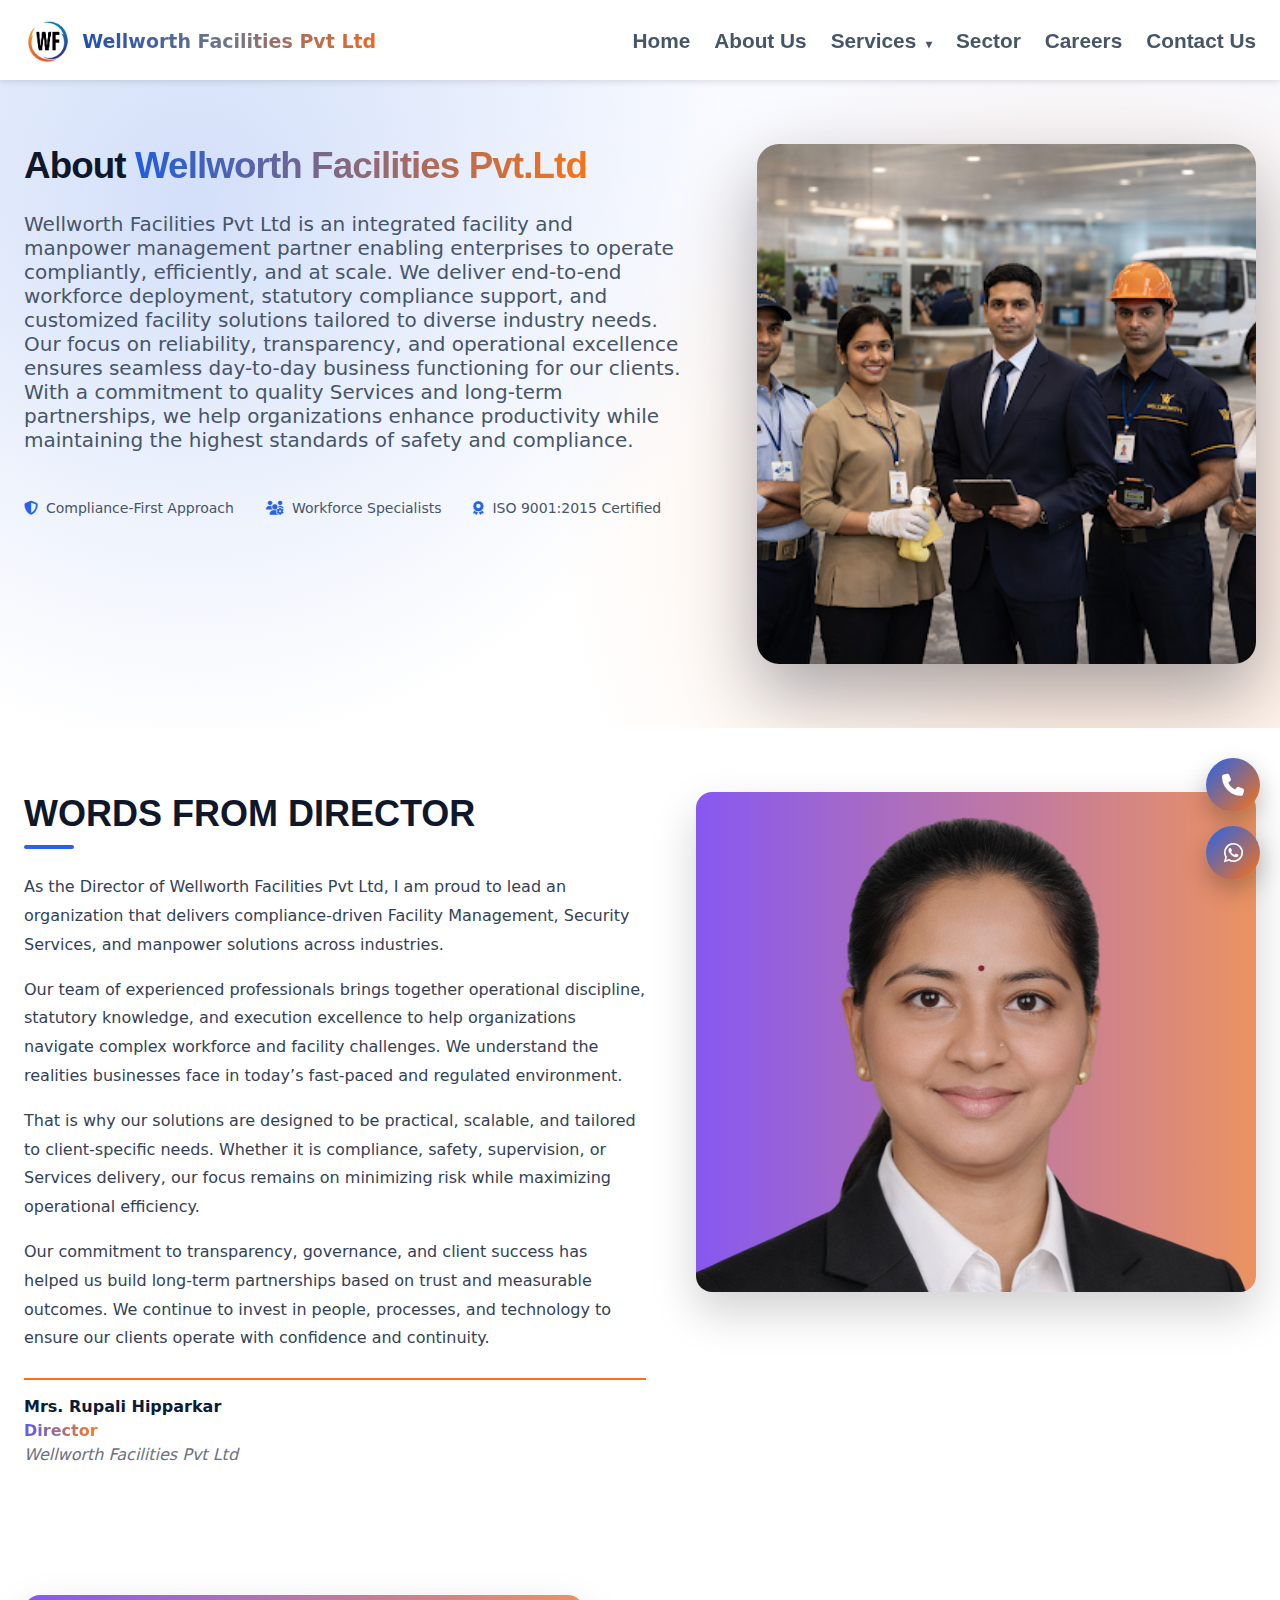
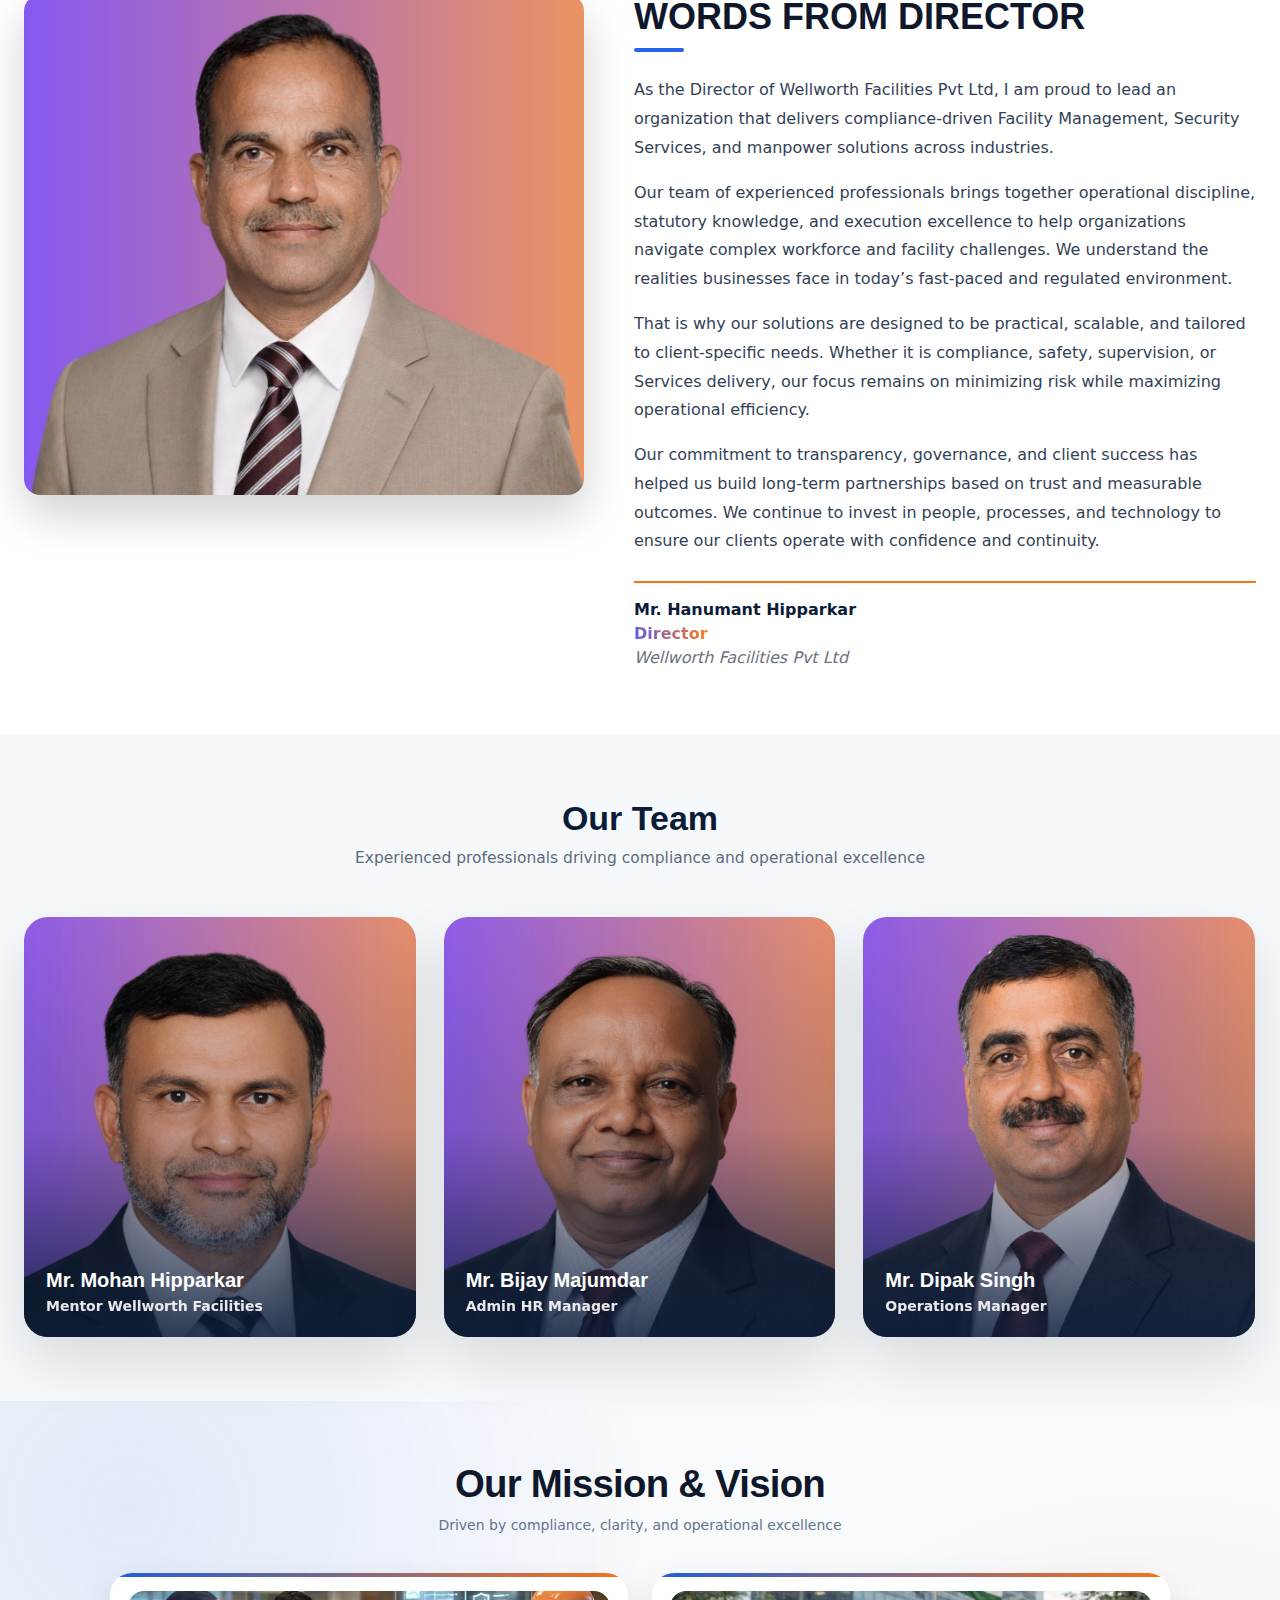
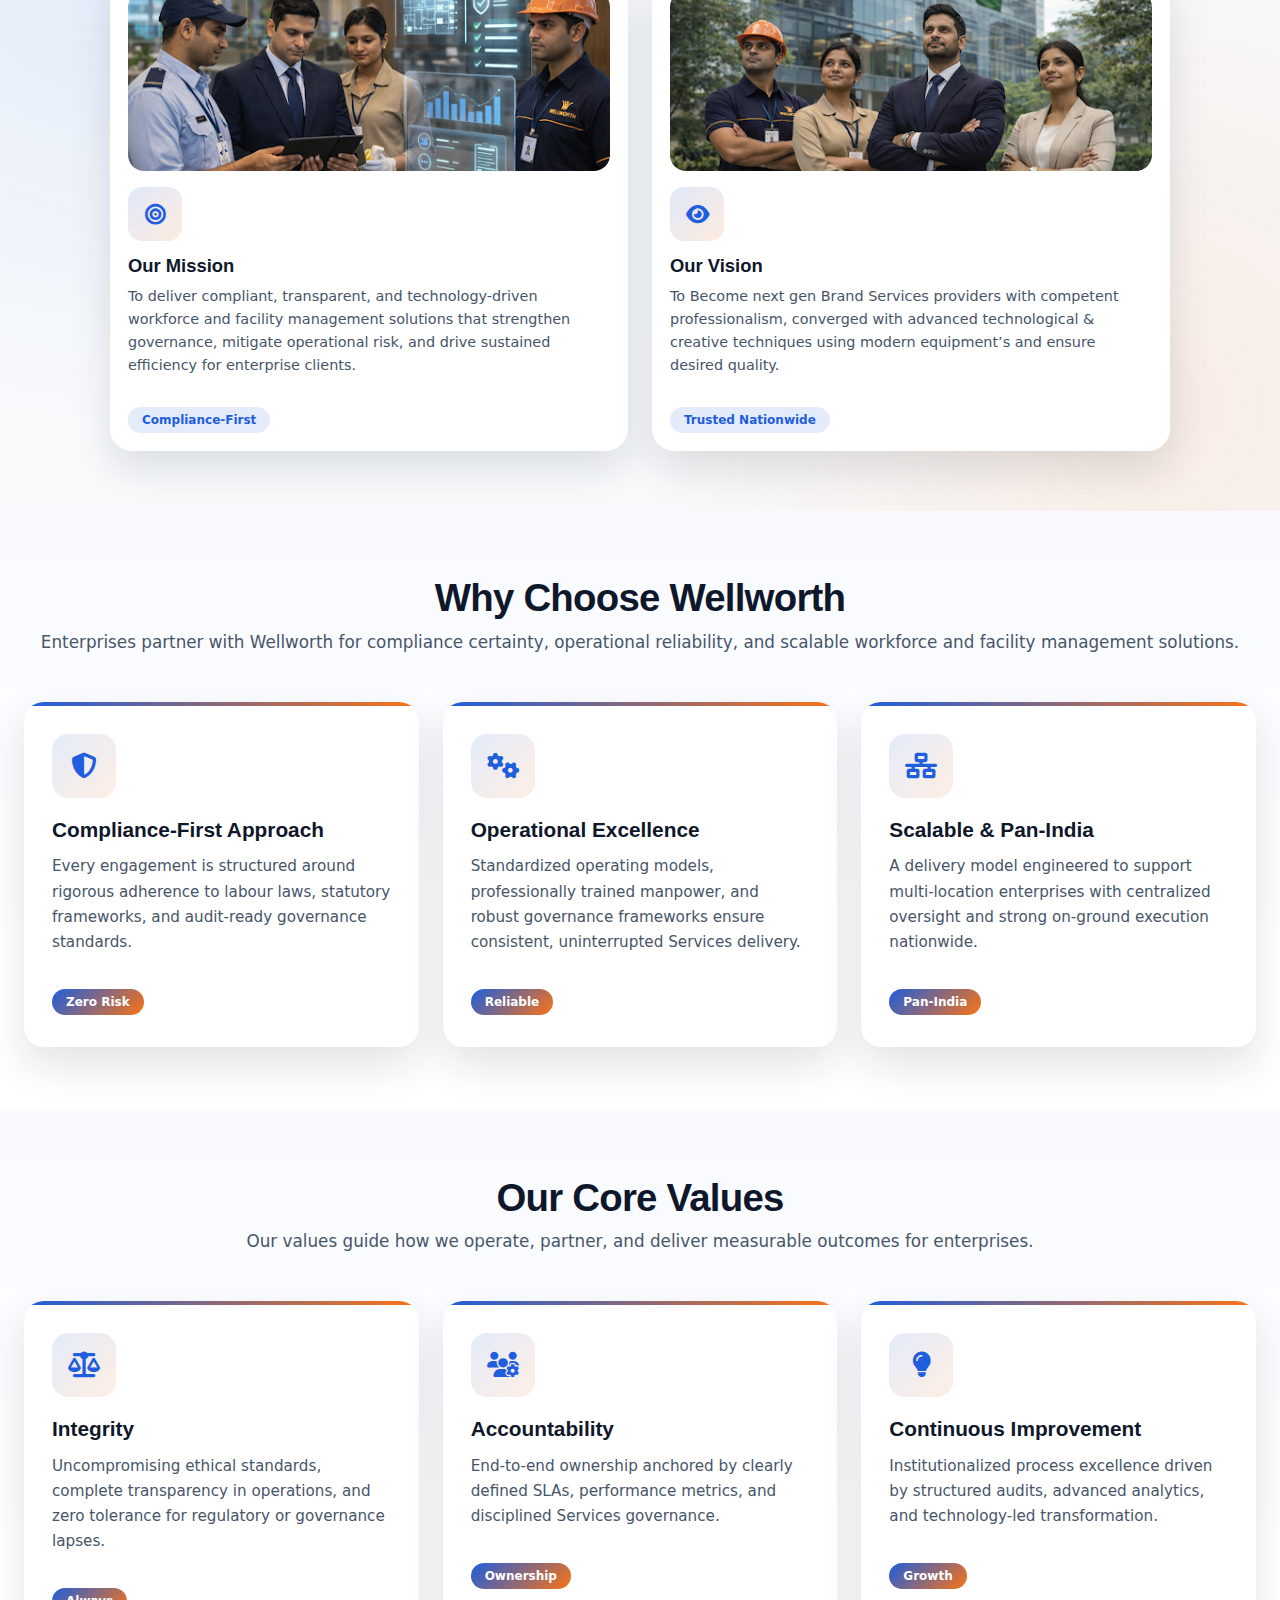
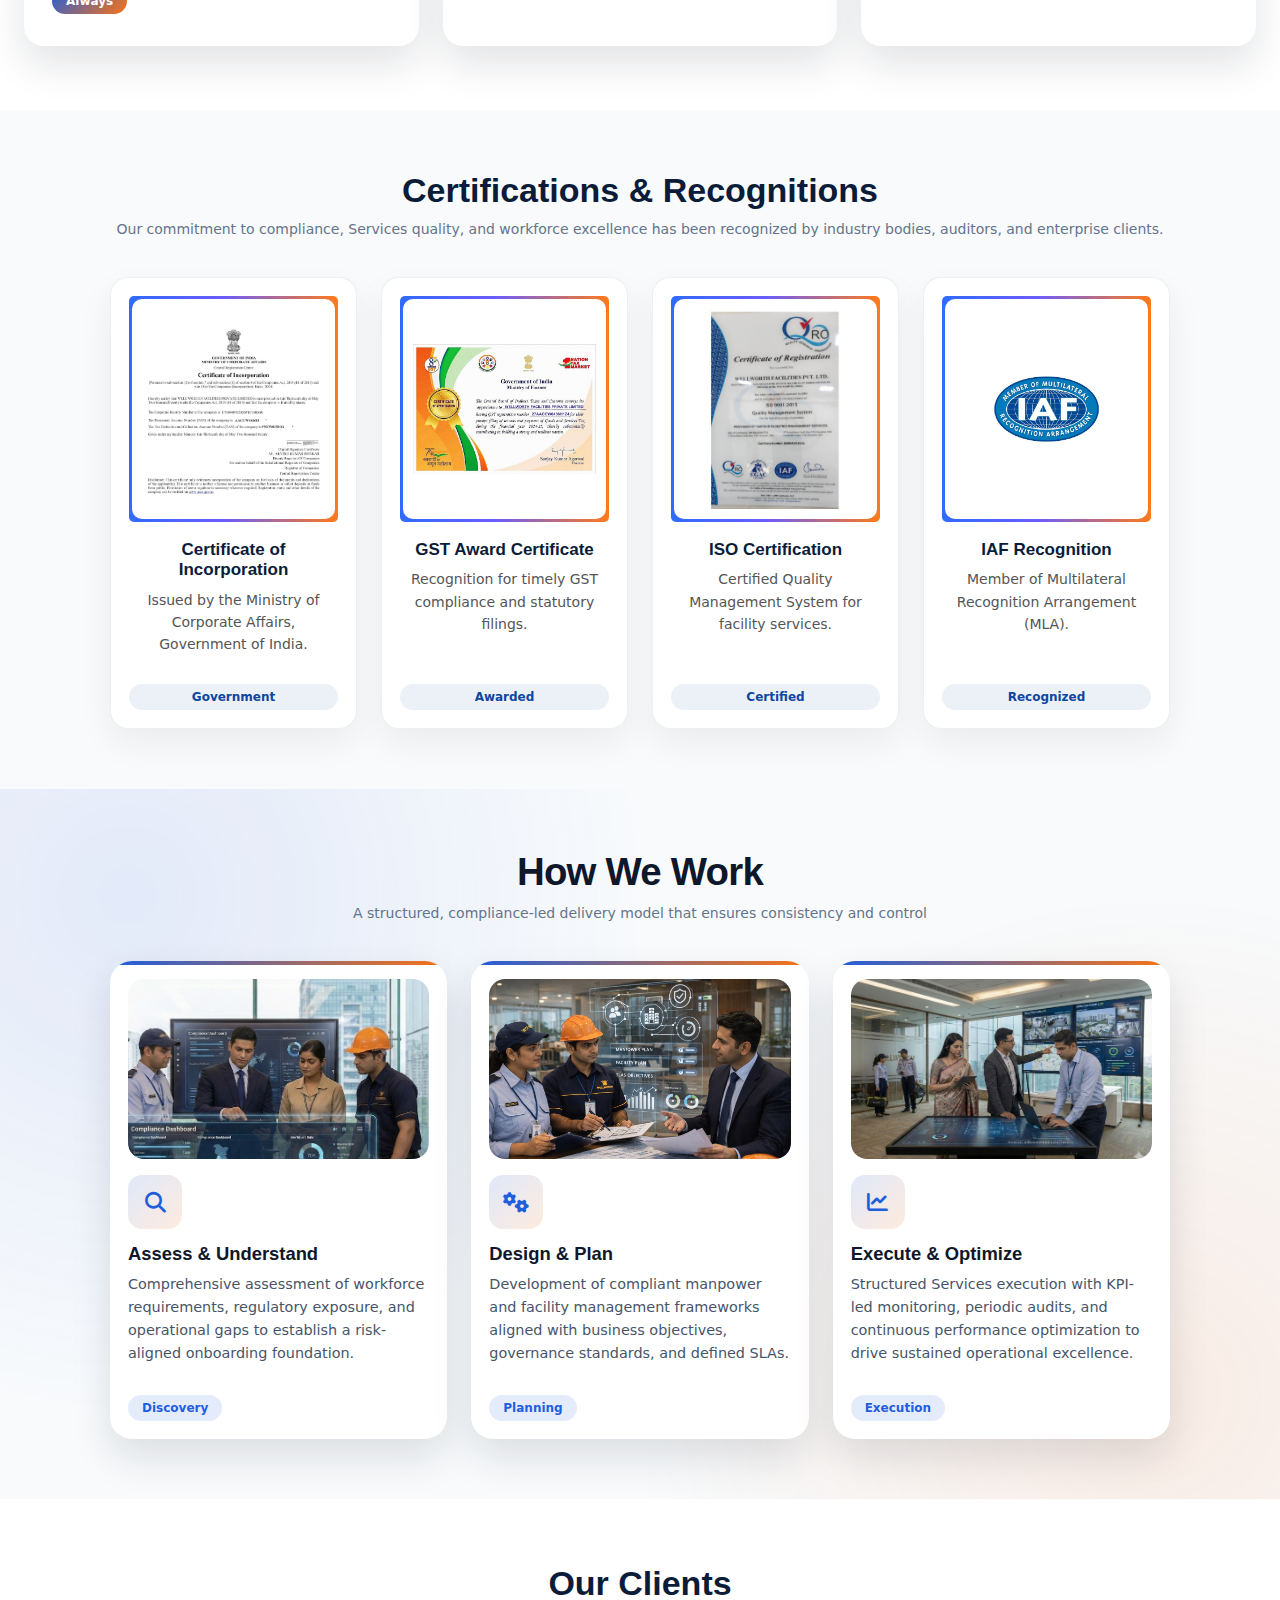
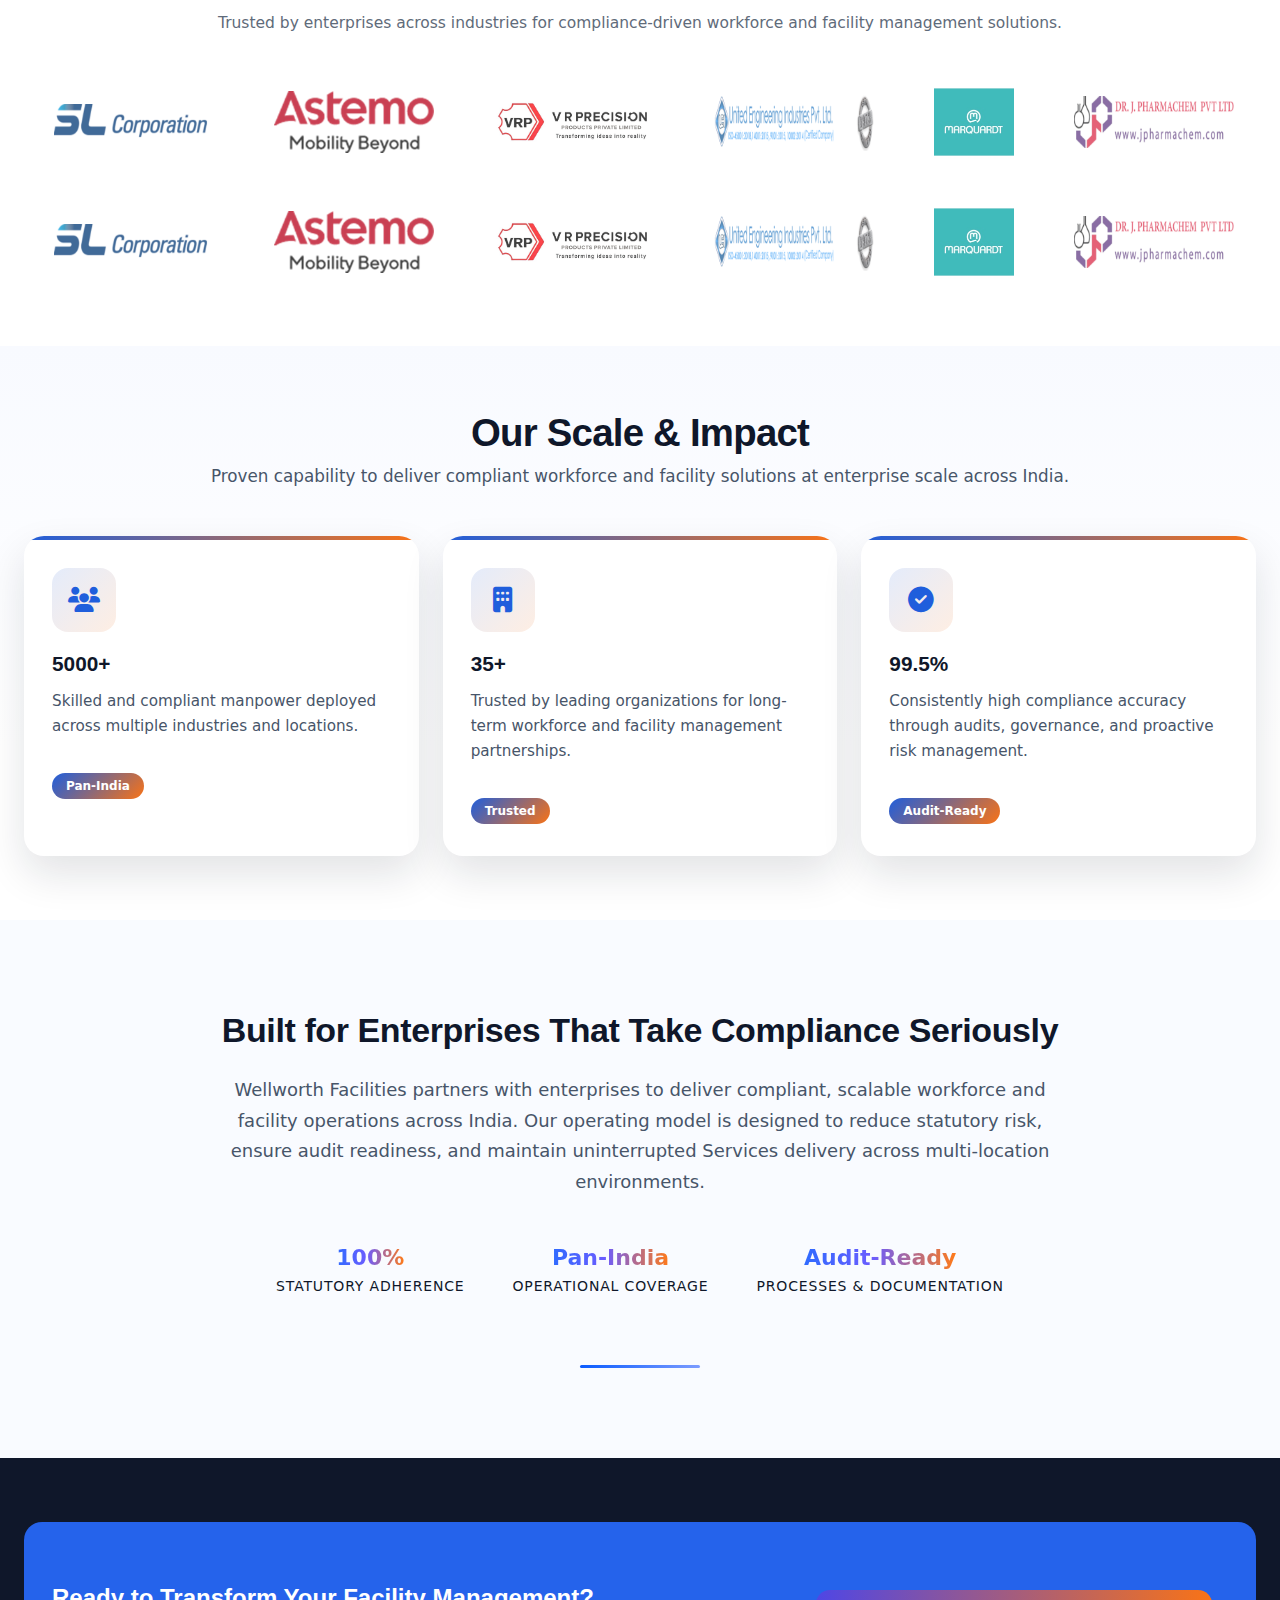
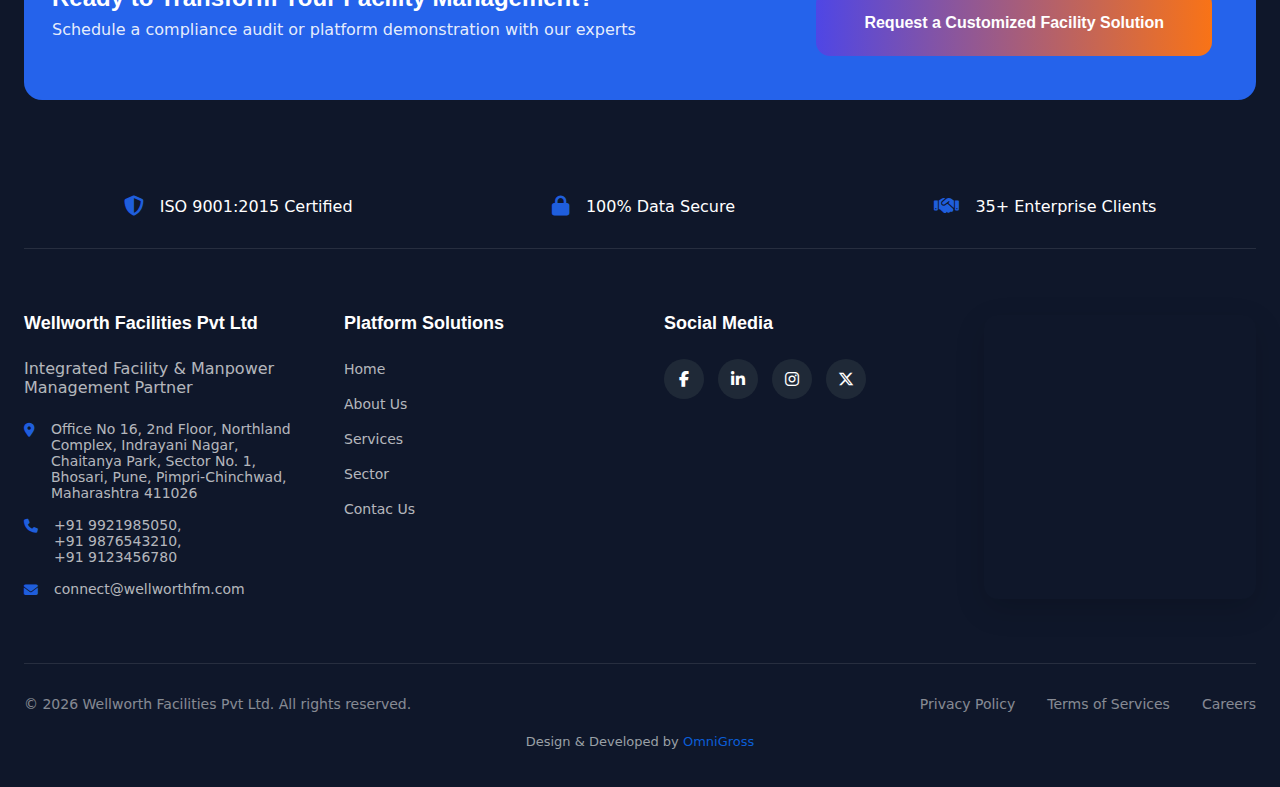
<file: about.html>
<!DOCTYPE html>
<html lang="en">
<head>
    <meta charset="UTF-8">
    <meta name="viewport" content="width=device-width, initial-scale=1.0">
    <meta name="robots" content="noindex, nofollow">

    

<meta name="robots" content="index, follow">
<meta name="theme-color" content="#0b1c39">
<title>Wellworth | About Us</title>

<meta name="description" content="Short, clear description of your business, Services, or platform. Keep it under 160 characters for best SEO.">

<meta name="keywords" content="workforce management, compliance platform, staffing solutions, HR technology, managed workforce">
<meta name="author" content="Your Company Name">
<title>Wellworth | About Us</title>

<meta name="description" content="Short, clear description of your business, Services, or platform. Keep it under 160 characters for best SEO.">

<meta name="keywords" content="workforce management, compliance platform, staffing solutions, HR technology, managed workforce">
<meta name="author" content="Your Company Name">


<meta property="og:type" content="website">
<meta property="og:title" content="Your Website Name">
<meta property="og:description" content="Short description that appears when your site is shared.">
<meta property="og:url" content="https://www.yoursite.com">
<meta property="og:image" content="https://www.yoursite.com/assets/images/og-image.jpg">


<link rel="apple-touch-icon" sizes="180x180" href="favicon/apple-touch-icon.png">
<link rel="icon" type="image/png" sizes="32x32" href="faviconfavicon-32x32.png">
<link rel="icon" type="image/png" sizes="16x16" href="favicon/favicon-16x16.png">
<link rel="manifest" href="/site.webmanifest">




    <title>Wellworth Facilities | Integrated Facility & Manpower Management</title>
    <link rel="stylesheet" href="styles.css">
    <link rel="stylesheet" href="https://cdnjs.cloudflare.com/ajax/libs/font-awesome/6.4.0/css/all.min.css">
    <link rel="preconnect" href="https://fonts.googleapis.com">
    <link rel="preconnect" href="https://fonts.gstatic.com" crossorigin>
   <link rel="preconnect" href="https://fonts.googleapis.com">
<link rel="preconnect" href="https://fonts.gstatic.com" crossorigin>

<link href="https://fonts.googleapis.com/css2?family=Manrope:wght@600;700;800&family=Plus+Jakarta+Sans:wght@400;500;600&display=swap" rel="stylesheet">

    <link
  rel="stylesheet"
  href="https://cdnjs.cloudflare.com/ajax/libs/font-awesome/6.5.1/css/all.min.css"
/>

</head>
<body>
    <!-- Header -->
    <header class="header">
        <div class="container">
            <div class="header-content">
                <div class="logo">
  <a href="index.html">
    <img 
      src="assets/logo.png"
      alt="Wellworth Facilities Pvt Ltd Logo"
      class="logo-img"
    />
    <span class="logo-text">Wellworth Facilities Pvt Ltd</span>
  </a>
  
</div>
                
                <nav class="main-nav">
    <span class="nav-indicator"></span>
    <a href="index.html" class="nav-link">Home</a>
    <a href="#" class="nav-link ">About Us</a>
    <div class="nav-dropdown">
    <a href="service.html" class="nav-link dropdown-toggle">
      Services <span class="arrow">▾</span>
    </a>

    <div class="dropdown-menu">
      <a href="service-manpower.html">Manpower Services</a>
      <a href="service-facility-management.html">Facility Management Services</a>
      <a href="service-security.html">Security Services</a>
    </div>
  </div>
    <a href="sector.html" class="nav-link">Sector</a>
     <a href="careers.html" class="nav-link">Careers</a>
    <a href="contact.html" class="nav-link">Contact Us</a>
    <!-- <a href="#" class="nav-link">Clients</a> -->
</nav>

                
                <!-- <div class="header-actions">
                    <button class="btn btn-secondary btn-small">Client Login</button>
                    <button class="btn btn-primary btn-small">Request Audit</button>
                </div> -->
                
                <button class="mobile-menu-btn">
                    <i class="fas fa-bars"></i>
                </button>
            </div>
        </div>

    </header>

<!-- ===============================
     ABOUT US – HERO SECTION
================================ -->
<section class="hero">
    <div class="container">
        <div class="grid-12">
            
            <!-- Left Content -->
            <div class="col-7 hero-content">
                <h1 class="hero-title">
                     About <span>Wellworth Facilities Pvt.Ltd</span>
                </h1>

                <p class="hero-subtitle">
                    Wellworth Facilities Pvt Ltd is an integrated facility and manpower management partner enabling enterprises to operate compliantly, efficiently, and at scale. We deliver end-to-end workforce deployment, statutory compliance support, and customized facility solutions tailored to diverse industry needs. Our focus on reliability, transparency, and operational excellence ensures seamless day-to-day business functioning for our clients. With a commitment to quality Services and long-term partnerships, we help organizations enhance productivity while maintaining the highest standards of safety and compliance.
                </p>

               <!-- <div class="hero-actions"> -->
                            <!-- <a href="https://wa.me/919921985050?text=Hello%20Wellworth%20Team,%20I%20would%20like%20to%20request%20a%20compliance%20audit."
                             target="_blank"> -->
                   <!-- <button class="btn btn-primary btn-large openAuditForm">
        Request a Customized Facility Solution
    </button> -->

                <!-- </div> -->

                <div class="trust-badges">
                    <div class="badge">
                        <i class="fas fa-shield-alt"></i>
                        Compliance-First Approach
                    </div>
                    <div class="badge">
                        <i class="fas fa-users-cog"></i>
                        Workforce Specialists
                    </div>
                    <div class="badge">
                        <i class="fas fa-award"></i>
                        ISO 9001:2015 Certified
                    </div>
                </div>
            </div>

            <!-- Right Image -->
            <div class="col-5 hero-image">
                <img
                    src="assets/about.png"
                    alt="About Wellworth Facilities"
                    class="hero-dashboard-img"
                />
            </div>

        </div>
    </div>
</section>

<!-- POPUP MODAL -->
<div class="modal-overlay" id="modalOverlay">
    <div class="modal-box">
        <button class="modal-close" id="closeModal">&times;</button>

        <h3 id="modalTitle">Request a Customized Facility Solution</h3>
        <p class="modal-subtitle">
           Get a site-specific, compliance-ready facility proposal
Tailored manpower, facility & security Services aligned to your operational needs.
        </p>

        <form class="popup-form" id="popupForm" action="send-mail.php" method="POST">

    <input type="hidden" name="form_type" value="Compliance Audit">

    <div class="form-group">
        <label>Full Name</label>
        <input type="text" id="fullName" name="fullName" placeholder="Your Name">
        <small class="error-msg"></small>
    </div>

    <div class="form-group">
        <label>Email</label>
        <input type="email" id="email" name="email" placeholder="you@company.com">
        <small class="error-msg"></small>
    </div>

    <div class="form-group">
    <label>Company Name</label>
    <input type="text" id="company" name="company" placeholder="Your Company Name">
    <small class="error-msg"></small>
</div>


    <div class="form-group">
        <label>Phone</label>
        <input type="tel" id="phone" name="phone" placeholder="+91 XXXXX XXXXX">
            <small class="error-msg"></small>
    </div>

    <div class="form-group">
        <label>Services</label>
       <select id="service" name="ervice">
                <option value="">Select Services</option>
                <option>Manpower Services</option>
                <option>Facility Management Services</option>
                <option>Security Services</option>
                <option>other</option>
            </select>
            <small class="error-msg"></small>
    </div>

    <div class="form-group full-width">
            <label>Your Message</label>
            <textarea id="message" name="message" rows="4"
                      placeholder="Briefly describe your requirement"></textarea>
            <small class="error-msg"></small>
        </div>

    <button type="submit" class="btn btn-primary btn-large w-100">
        Submit Request
    </button>
</form>

    </div>
</div>

<div class="thankyou-overlay" id="thankYouPopup">
  <div class="thankyou-popup">
    <button type="button" class="thankyou-close" id="closeThankYouIcon" aria-label="Close popup">&times;</button>
    <div class="thankyou-icon">✅</div>
    <h2>Thank You!</h2>
    <p>Your request has been submitted successfully.</p>

    <button type="button"
            class="btn btn-primary"
            id="closeThankYouBtn">
      Get Instant Response on WhatsApp
    </button>
  </div>
</div>





<!-- ===============================
     WORDS FROM CEO
================================ -->
<section class="section ceo-words-section">
  <div class="container">

    <div class="ceo-words-wrapper">

      <!-- LEFT CONTENT -->
      <div class="ceo-text-content">
        <h2 class="ceo-title">WORDS FROM DIRECTOR</h2>
        <span class="ceo-underline"></span>

        <p>
          As the Director of Wellworth Facilities Pvt Ltd, I am proud to lead an
          organization that delivers compliance-driven Facility Management,
          Security Services, and manpower solutions across industries.
        </p>

        <p>
          Our team of experienced professionals brings together operational
          discipline, statutory knowledge, and execution excellence to help
          organizations navigate complex workforce and facility challenges.
          We understand the realities businesses face in today’s fast-paced
          and regulated environment.
        </p>

        <p>
          That is why our solutions are designed to be practical, scalable,
          and tailored to client-specific needs. Whether it is compliance,
          safety, supervision, or Services delivery, our focus remains on
          minimizing risk while maximizing operational efficiency.
        </p>

        <p>
          Our commitment to transparency, governance, and client success has
          helped us build long-term partnerships based on trust and measurable
          outcomes. We continue to invest in people, processes, and technology
          to ensure our clients operate with confidence and continuity.
        </p>

        <div class="ceo-name">
  <strong class="ceo-person">Mrs. Rupali Hipparkar</strong><br>

  <strong class="ceo-role">Director</strong><br>

  <span class="ceo-company">Wellworth Facilities Pvt Ltd</span>
</div>
      </div>

      <!-- RIGHT IMAGE -->
      <div class="ceo-image-box">
  <img
    src="assets/Director 1 - Rupali Hipparkar.jpg"
    alt="CEO Wellworth Facilities Pvt Ltd"
  >
</div>

    </div>

  </div>
</section>


<!-- ===============================
     WORDS FROM CEO
================================ -->
<section class="section ceo-words-section">
  <div class="container">

    <div class="ceo-words-wrapper">

        <!-- RIGHT IMAGE -->
      <div class="ceo-image-box">
  <img
    src="assets/Director 2 - Hanumant Hipparkar.jpg"
    alt="CEO Wellworth Facilities Pvt Ltd"
  >
</div>

      <!-- LEFT CONTENT -->
      <div class="ceo-text-content">
        <h2 class="ceo-title">WORDS FROM  DIRECTOR</h2>
        <span class="ceo-underline"></span>

        <p>
          As the Director of Wellworth Facilities Pvt Ltd, I am proud to lead an
          organization that delivers compliance-driven Facility Management,
          Security Services, and manpower solutions across industries.
        </p>

        <p>
          Our team of experienced professionals brings together operational
          discipline, statutory knowledge, and execution excellence to help
          organizations navigate complex workforce and facility challenges.
          We understand the realities businesses face in today’s fast-paced
          and regulated environment.
        </p>

        <p>
          That is why our solutions are designed to be practical, scalable,
          and tailored to client-specific needs. Whether it is compliance,
          safety, supervision, or Services delivery, our focus remains on
          minimizing risk while maximizing operational efficiency.
        </p>

        <p>
          Our commitment to transparency, governance, and client success has
          helped us build long-term partnerships based on trust and measurable
          outcomes. We continue to invest in people, processes, and technology
          to ensure our clients operate with confidence and continuity.
        </p>


      <div class="ceo-name">
  <strong class="ceo-person">Mr. Hanumant Hipparkar</strong><br>

  <strong class="ceo-role">Director</strong><br>

  <span class="ceo-company">Wellworth Facilities Pvt Ltd</span>
</div>

      

    </div>

  </div>
</section>



<!-- ===============================
     OUR TEAM 
================================ -->
<section class="section team-fullimage-theme">
  <div class="container">

    <div class="section-header">
      <h2>Our Team</h2>
      <p>Experienced professionals driving compliance and operational excellence</p>
    </div>

    <div class="grid-12 team-fullimage-grid">

      <!-- TEAM MEMBER 1 -->
      <div class="col-4">
        <div class="team-full-card">
          <img
            src="assets/Mohan Hipparkar - Mentor Wellworth Facilities.jpg"
            alt="Managing Director"
          />

          <div class="team-overlay">
            <h4>Mr. Mohan Hipparkar</h4>
            <span>Mentor Wellworth Facilities</span>
          </div>
        </div>
      </div>

      <!-- TEAM MEMBER 2 -->
      <div class="col-4">
        <div class="team-full-card">
          <img
            src="assets\Bijay Majumdar - Admin HR Manager.jpg"
            alt="HR Head"
          />

          <div class="team-overlay">
            <h4>Mr. Bijay Majumdar</h4>
            <span>Admin HR Manager</span>
          </div>
        </div>
      </div>

      <!-- TEAM MEMBER 3 -->
      <div class="col-4">
        <div class="team-full-card">
          <img
            src="assets/Dipak Singh - Operations Manager.jpg"
            alt="Operations Head"
          />

          <div class="team-overlay">
            <h4>Mr. Dipak Singh</h4>
            <span>Operations Manager</span>
          </div>
        </div>
      </div>
      <!-- TEAM MEMBER 4
<div class="col-4">
  <div class="team-full-card">
    <img
  src="https://images.unsplash.com/photo-1500648767791-00dcc994a43e?auto=format&fit=crop&w=800&q=80"
  alt="Team Member 1"
/>


    <div class="team-overlay">
      <h4>Sneha Deshmukh</h4>
      <span>Compliance Manager</span>
    </div>
  </div>
</div> -->

<!-- TEAM MEMBER 5 -->
<!-- <div class="col-4">
  <div class="team-full-card">
   <img
  src="https://images.unsplash.com/photo-1527980965255-d3b416303d12?auto=format&fit=crop&w=800&q=80"
  alt="Team Member 2"
/>


    <div class="team-overlay">
      <h4>Vikram Joshi</h4>
      <span>Site Operations Manager</span>
    </div>
  </div>
</div> -->

<!-- TEAM MEMBER 6 -->
<!-- <div class="col-4">
  <div class="team-full-card">
    <img
  src="https://images.unsplash.com/photo-1544005313-94ddf0286df2?auto=format&fit=crop&w=800&q=80"
  alt="Team Member 3"
/>

    <div class="team-overlay">
      <h4>Pooja Kulkarni</h4>
      <span>Recruitment Lead</span>
    </div>
  </div>
</div> -->


    </div>

  </div>
</section>



<!-- ===============================
     OUR MISSION & VISION
================================ -->
<section class="section bg-light softfm-theme">

    <div class="container">
        <div class="section-header">
            <h2>Our Mission & Vision</h2>
            <p>Driven by compliance, clarity, and operational excellence</p>
        </div>

        <div class="grid-12">

            <!-- OUR MISSION -->
            <div class="col-6">
                <div class="Services-card">

                    <div class="Services-image">
                        <img src="assets/our-mission.png"
                             alt="Our Mission">
                    </div>

                    <div class="Services-icon">
                        <i class="fas fa-bullseye"></i>
                    </div>

                    <h4>Our Mission</h4>
                    <p>
                        To deliver compliant, transparent, and technology-driven workforce and facility management solutions that strengthen governance, mitigate operational risk, and drive sustained efficiency for enterprise clients.
                    </p>

                    <div class="Services-kpi">Compliance-First</div>
                </div>
            </div>

            <!-- OUR VISION -->
            <div class="col-6">
                <div class="Services-card">

                    <div class="Services-image">
                        <img src="assets/our-vision.png"
                             alt="Our Vision">
                    </div>

                    <div class="Services-icon">
                        <i class="fas fa-eye"></i>
                    </div>

                    <h4>Our Vision</h4>
                    <p>
                        To Become next gen Brand Services providers with competent professionalism, converged with advanced technological & creative techniques using modern equipment’s and ensure desired quality.

                    </p>

                    <div class="Services-kpi">Trusted Nationwide</div>
                </div>
            </div>

        </div>
    </div>

</section>


<!-- ===============================
     WHY CHOOSE WELLWORTH
================================ -->
<section class="section manpower-theme">

    <div class="container">
        <div class="section-header">
            <h2>Why Choose Wellworth</h2>
            <p>
                Enterprises partner with Wellworth for compliance certainty, operational
                reliability, and scalable workforce and facility management solutions.
            </p>
        </div>
        
        <div class="grid-12">

            <!-- Card 1 -->
            <div class="col-4">
                <div class="feature-card">
                    <div class="feature-icon">
                        <i class="fa-solid fa-shield-halved"></i>

                    </div>
                    <h3>Compliance-First Approach</h3>
                    <p>
                        Every engagement is structured around rigorous adherence to labour laws, statutory frameworks, and audit-ready governance standards.
                    </p>
                    <div class="feature-badge">Zero Risk</div>
                </div>
            </div>

            <!-- Card 2 -->
            <div class="col-4">
                <div class="feature-card">
                    <div class="feature-icon">
                        <i class="fas fa-cogs"></i>
                    </div>
                    <h3>Operational Excellence</h3>
                    <p>
                        Standardized operating models, professionally trained manpower, and robust governance frameworks ensure consistent, uninterrupted Services delivery.
                    </p>
                    <div class="feature-badge">Reliable</div>
                </div>
            </div>

            <!-- Card 3 -->
            <div class="col-4">
                <div class="feature-card">
                    <div class="feature-icon">
                        <i class="fas fa-network-wired"></i>
                    </div>
                    <h3>Scalable & Pan-India</h3>
                    <p>
                       A delivery model engineered to support multi-location enterprises with centralized oversight and strong on-ground execution nationwide.
                    </p>
                    <div class="feature-badge">Pan-India</div>
                </div>
            </div>

        </div>
    </div>
</section>

<!-- ===============================
     OUR CORE VALUES
================================ -->
<section class="section manpower-theme">
    <div class="container">
        <div class="section-header">
            <h2>Our Core Values</h2>
            <p>
                Our values guide how we operate, partner, and deliver measurable outcomes
                for enterprises.
            </p>
        </div>

        <div class="grid-12">

            <div class="col-4">
                <div class="feature-card">
                    <div class="feature-icon">
                        <i class="fas fa-balance-scale"></i>
                    </div>
                    <h3>Integrity</h3>
                    <p>
                        Uncompromising ethical standards, complete transparency in operations, and zero tolerance for regulatory or governance lapses.
                    </p>
                    <div class="feature-badge">Always</div>
                </div>
            </div>

            <div class="col-4">
                <div class="feature-card">
                    <div class="feature-icon">
                        <i class="fas fa-users-cog"></i>
                    </div>
                    <h3>Accountability</h3>
                    <p>
                        End-to-end ownership anchored by clearly defined SLAs, performance metrics, and disciplined Services governance.
                    </p>
                    <div class="feature-badge">Ownership</div>
                </div>
            </div>

            <div class="col-4">
                <div class="feature-card">
                    <div class="feature-icon">
                        <i class="fas fa-lightbulb"></i>
                    </div>
                    <h3>Continuous Improvement</h3>
                    <p>
                        Institutionalized process excellence driven by structured audits, advanced analytics, and technology-led transformation.
                    </p>
                    <div class="feature-badge">Growth</div>
                </div>
            </div>

        </div>
    </div>
</section>

<!-- ===============================
     AWARDS & RECOGNITIONS
================================ -->
<section class="section bg-light awards-theme">
  <div class="container">

    <div class="section-header">
      <h2>Certifications & Recognitions</h2>
      <p>
        Our commitment to compliance, Services quality, and workforce excellence
        has been recognized by industry bodies, auditors, and enterprise clients.
      </p>
    </div>

   <div class="grid-12 awards-grid">

  <!-- Certificate of Incorporation -->
  <div class="col-3">
    <div class="award-card cert-card">
      <div class="cert-image">
        <img src="assets/certi2.jpg" alt="Certificate of Incorporation">
      </div>
      <h4>Certificate of Incorporation</h4>
      <p>Issued by the Ministry of Corporate Affairs, Government of India.</p>
      <span class="award-year">Government</span>
    </div>
  </div>

  <!-- GST Award Certificate -->
  <div class="col-3">
    <div class="award-card cert-card">
      <div class="cert-image">
        <img src="assets/certi4.jpg" alt="GST Award Certificate">
      </div>
      <h4>GST Award Certificate</h4>
      <p>Recognition for timely GST compliance and statutory filings.</p>
      <span class="award-year">Awarded</span>
    </div>
  </div>

  <!-- ISO Certificate -->
  <div class="col-3">
    <div class="award-card cert-card">
      <div class="cert-image">
        <img src="assets/certi3.jpg" alt="ISO Certification">
      </div>
      <h4>ISO Certification</h4>
      <p>Certified Quality Management System for facility services.</p>
      <span class="award-year">Certified</span>
    </div>
  </div>

  <!-- IAF Recognition -->
  <div class="col-3">
    <div class="award-card cert-card">
      <div class="cert-image">
        <img src="assets/IAF.jpeg" alt="IAF Recognition">
      </div>
      <h4>IAF Recognition</h4>
      <p>Member of Multilateral Recognition Arrangement (MLA).</p>
      <span class="award-year">Recognized</span>
    </div>
  </div>

</div>

  </div>
</section>


<!-- ===============================
     HOW WE WORK
================================ -->
<section class="section bg-light softfm-theme">

    <div class="container">
        <div class="section-header">
            <h2>How We Work</h2>
            <p>A structured, compliance-led delivery model that ensures consistency and control</p>
        </div>

        <div class="grid-12">

            <!-- STEP 1 -->
            <div class="col-4">
                <div class="Services-card">

                    <div class="Services-image">
                        <img src="assets/assess.jpg"
                             alt="Assess & Understand">
                    </div>

                    <div class="Services-icon">
                        <i class="fas fa-search"></i>
                    </div>

                    <h4>Assess & Understand</h4>
                    <p>
                       Comprehensive assessment of workforce requirements, regulatory exposure, and operational gaps to establish a risk-aligned onboarding foundation.
                    </p>

                    <div class="Services-kpi">Discovery</div>
                </div>
            </div>

            <!-- STEP 2 -->
            <div class="col-4">
                <div class="Services-card">

                    <div class="Services-image">
                        <img src="assets/design1.jpg"
                             alt="Design & Plan">
                    </div>

                    <div class="Services-icon">
                        <i class="fas fa-cogs"></i>
                    </div>

                    <h4>Design & Plan</h4>
                    <p>
                        Development of compliant manpower and facility management frameworks aligned with business objectives, governance standards, and defined SLAs.
                    </p>

                    <div class="Services-kpi">Planning</div>
                </div>
            </div>

            <!-- STEP 3 -->
            <div class="col-4">
                <div class="Services-card">

                    <div class="Services-image">
                        <img src="assets/execute.jpg"
                             alt="Execute & Optimize">
                    </div>

                    <div class="Services-icon">
                        <i class="fas fa-chart-line"></i>
                    </div>

                    <h4>Execute & Optimize</h4>
                    <p>
                       Structured Services execution with KPI-led monitoring, periodic audits, and continuous performance optimization to drive sustained operational excellence.
                    </p>

                    <div class="Services-kpi">Execution</div>
                </div>
            </div>

        </div>
    </div>

</section>

<!-- ===============================
     OUR CLIENTS
================================ -->
<section class="section clients-theme">
  <div class="container">

    <div class="section-header">
      <h2>Our Clients</h2>
      <p>
        Trusted by enterprises across industries for compliance-driven
        workforce and facility management solutions.
      </p>
    </div>

    <div class="clients-slider">
      <div class="clients-track">

        <!-- LOGO SET 1 -->
        <div class="client-logo">
          <img src="assets/client/image (10).png" alt="Client 1">
        </div>
        <div class="client-logo">
          <img src="assets/client/image (11).png" alt="Client 2">
        </div>
        <div class="client-logo">
          <img src="assets/client/image (12).png" alt="Client 3">
        </div>
        <div class="client-logo">
          <img src="assets/client/image (14).png" alt="Client 5">
        </div>
        <div class="client-logo">
          <img src="assets/client/image (15).png" alt="Client 6">
        </div>
         <div class="client-logo">
          <img src="assets/client/image (16).png" alt="Client 2">
        </div>
         <div class="client-logo">
          <img src="assets/client/image (6).png" alt="Client 2">
        </div>
         <div class="client-logo">
          <img src="assets/client/image (7).png" alt="Client 2">
        </div>
         <div class="client-logo">
          <img src="assets/client/image (8).png" alt="Client 2">
        </div>
         <div class="client-logo">
          <img src="assets/client/image (9).png" alt="Client 2">
        </div>

       <!-- LOGO SET 1 -->
        <div class="client-logo">
          <img src="assets/client/image (10).png" alt="Client 1">
        </div>
        <div class="client-logo">
          <img src="assets/client/image (11).png" alt="Client 2">
        </div>
        <div class="client-logo">
          <img src="assets/client/image (12).png" alt="Client 3">
        </div>
        <div class="client-logo">
          <img src="assets/client/image (14).png" alt="Client 5">
        </div>
        <div class="client-logo">
          <img src="assets/client/image (15).png" alt="Client 6">
        </div>
         <div class="client-logo">
          <img src="assets/client/image (16).png" alt="Client 2">
        </div>
         <div class="client-logo">
          <img src="assets/client/image (6).png" alt="Client 2">
        </div>
         <div class="client-logo">
          <img src="assets/client/image (7).png" alt="Client 2">
        </div>
         <div class="client-logo">
          <img src="assets/client/image (8).png" alt="Client 2">
        </div>
         <div class="client-logo">
          <img src="assets/client/image (9).png" alt="Client 2">
        </div>


        


      </div>
      <div class="clients-slider reverse">
      <div class="clients-track reverse">

        <!-- SAME LOGOS (order can stay same) -->
        <div class="client-logo"><img src="assets/client/image (10).png" alt=""></div>
        <div class="client-logo"><img src="assets/client/image (11).png" alt=""></div>
        <div class="client-logo"><img src="assets/client/image (12).png" alt=""></div>
        <div class="client-logo"><img src="assets/client/image (14).png" alt=""></div>
        <div class="client-logo"><img src="assets/client/image (15).png" alt=""></div>
        <div class="client-logo"><img src="assets/client/image (16).png" alt=""></div>
        <div class="client-logo"><img src="assets/client/image (6).png" alt=""></div>
        <div class="client-logo"><img src="assets/client/image (7).png" alt=""></div>
        <div class="client-logo"><img src="assets/client/image (8).png" alt=""></div>
        <div class="client-logo"><img src="assets/client/image (9).png" alt=""></div>

        <!-- DUPLICATE AGAIN FOR LOOP -->
        <div class="client-logo"><img src="assets/client/image (10).png" alt=""></div>
        <div class="client-logo"><img src="assets/client/image (11).png" alt=""></div>
        <div class="client-logo"><img src="assets/client/image (12).png" alt=""></div>
        <div class="client-logo"><img src="assets/client/image (14).png" alt=""></div>
        <div class="client-logo"><img src="assets/client/image (15).png" alt=""></div>
        <div class="client-logo"><img src="assets/client/image (16).png" alt=""></div>
        <div class="client-logo"><img src="assets/client/image (6).png" alt=""></div>
        <div class="client-logo"><img src="assets/client/image (7).png" alt=""></div>
        <div class="client-logo"><img src="assets/client/image (8).png" alt=""></div>
        <div class="client-logo"><img src="assets/client/image (9).png" alt=""></div>

      </div>
    </div>

    </div>

  </div>
</section>



<!-- ===============================
     OUR SCALE & IMPACT
================================ -->
<section class="section manpower-theme">
    <div class="container">
        <div class="section-header">
            <h2>Our Scale & Impact</h2>
            <p>
                Proven capability to deliver compliant workforce and facility solutions
                at enterprise scale across India.
            </p>
        </div>

        <div class="grid-12">

            <!-- Scale 1 -->
            <div class="col-4">
                <div class="feature-card">
                    <div class="feature-icon">
                        <i class="fas fa-users"></i>
                    </div>
                    <h3>5000+</h3>
                    <p>
                        Skilled and compliant manpower deployed across multiple industries
                        and locations.
                    </p>
                    <div class="feature-badge">Pan-India</div>
                </div>
            </div>

            <!-- Scale 2 -->
            <div class="col-4">
                <div class="feature-card">
                    <div class="feature-icon">
                        <i class="fas fa-building"></i>
                    </div>
                    <h3>35+</h3>
                    <p>
                        Trusted by leading organizations for long-term workforce and
                        facility management partnerships.
                    </p>
                    <div class="feature-badge">Trusted</div>
                </div>
            </div>

            <!-- Scale 3 -->
            <div class="col-4">
                <div class="feature-card">
                    <div class="feature-icon">
                        <i class="fas fa-check-circle"></i>
                    </div>
                    <h3>99.5%</h3>
                    <p>
                        Consistently high compliance accuracy through audits, governance,
                        and proactive risk management.
                    </p>
                    <div class="feature-badge">Audit-Ready</div>
                </div>
            </div>

        </div>
    </div>
</section>




<!-- ===============================
     CTA – WHY PARTNER WITH US
================================ -->
<section class="section enhanced-context">
  <div class="container">

    <!-- Headline -->
    <div class="enhanced-header">
      <h2>Built for Enterprises That Take Compliance Seriously</h2>
    </div>

    <!-- Main Copy -->
    <div class="enhanced-body">
      <p>
        Wellworth Facilities partners with enterprises to deliver compliant,
        scalable workforce and facility operations across India. Our operating
        model is designed to reduce statutory risk, ensure audit readiness, and
        maintain uninterrupted Services delivery across multi-location
        environments.
      </p>
    </div>

    <!-- Value Highlights -->
    <div class="enhanced-highlights">
      <div class="highlight">
        <span class="highlight-value">100%</span><br>
        <span class="highlight-label">Statutory Adherence</span>
      </div>

      <div class="highlight">
        <span class="highlight-value">Pan-India</span><br>
        <span class="highlight-label">Operational Coverage</span>
      </div>

      <div class="highlight">
        <span class="highlight-value">Audit-Ready</span><br>
        <span class="highlight-label">Processes & Documentation</span>
      </div>
    </div>

    <!-- Divider -->
    <div class="enhanced-divider"></div>

  </div>
</section>

<!-- Floating Call & WhatsApp -->
<div class="floating-contact">

  <!-- Call -->
  <a href="tel:+919921985050" class="floating-btn call-btn" aria-label="Call Us">
    <i class="fas fa-phone"></i>
  </a>

  <!-- WhatsApp -->
  <a
  href="https://wa.me/919921985050?text=Hello%20Wellworth%20Team,%20I%20would%20like%20to%20connect%20with%20you%20regarding%20your%20Services."
  target="_blank"
  class="floating-btn whatsapp-btn"
  aria-label="WhatsApp"
>
  <i class="fab fa-whatsapp"></i>
</a>


</div>

 <!-- Final Conversion Footer -->
    <footer class="footer">
        <div class="container">
            <div class="conversion-bar">
  <div class="conversion-content">
    <h3>Ready to Transform Your Facility Management?</h3>
    <p>Schedule a compliance audit or platform demonstration with our experts</p>
  </div>

  <div class="conversion-actions">
    <button class="btn btn-secondary btn-large openAuditForm">
    Request a Customized Facility Solution
</button>

    <!-- <a href="https://wa.me/919921985050?text=Hello%20Wellworth%20Team,%20I%20would%20like%20to%20book%20a%20platform%20demo."
        target="_blank">
    <button class="btn btn-secondary btn-large">
    Book Platform Demo
    </button>
</a> -->
  </div>
</div>

            
            <div class="trust-bar">
                <div class="trust-item">
                    <i class="fas fa-shield-alt"></i>
                    <span>ISO 9001:2015 Certified</span>
                </div>
                <div class="trust-item">
                    <i class="fas fa-lock"></i>
                    <span>100% Data Secure</span>
                </div>
                <!-- <div class="trust-item">
                    <i class="fas fa-award"></i>
                    <span>Industry Awards 2023</span>
                </div> -->
                <div class="trust-item">
                    <i class="fas fa-handshake"></i>
                    <span>35+ Enterprise Clients</span>
                </div>
            </div>
            
            <div class="footer-grid">
                <div class="footer-col">
                    <h4>Wellworth Facilities Pvt Ltd</h4>
                    <p class="footer-text">Integrated Facility & Manpower Management Partner</p>
                    <div class="contact-info">
                        <div class="contact-item">
                            <i class="fas fa-map-marker-alt"></i>
                           <span>Office No 16, 2nd Floor, Northland Complex, Indrayani Nagar, Chaitanya Park, Sector No. 1, Bhosari, Pune, Pimpri-Chinchwad, Maharashtra 411026</span>
                        </div>
                        <div class="contact-item">
                            <i class="fas fa-phone"></i>
                           <span>
        +91 9921985050,<br>
        +91 9876543210,<br>
        +91 9123456780
    </span>
                        </div>
                        
                        <div class="contact-item">
                            <i class="fas fa-envelope"></i>
                            <span>connect@wellworthfm.com</span>
                        </div>
                    </div>
                </div>
                
                <div class="footer-col">
                    <h4>Platform Solutions</h4>
                    <ul class="footer-links">
                        <li><a href="index.html">Home</a></li>
                        <li><a href="about.html">About Us</a></li>
                        <li><a href="service.html">Services</a></li>
                        <li><a href="sector.html">Sector</a></li>
                        <li><a href="contact.html">Contac Us</a></li>
                    </ul>
                </div>
                
                <div class="footer-col">
  <h4>Social Media</h4>

 <div class="footer-social-links">
    <a href="#" target="_blank" aria-label="Facebook">
      <i class="fab fa-facebook-f"></i>
    </a>

    <a href="#" target="_blank" aria-label="LinkedIn">
      <i class="fab fa-linkedin-in"></i>
    </a>

    <a href="#" target="_blank" aria-label="Instagram">
      <i class="fab fa-instagram"></i>
    </a>

    <a href="#" target="_blank" aria-label="Twitter">
      <i class="fab fa-x-twitter"></i>
    </a>
  </div>
</div>
                <div class="footer-map">
  <iframe
    src="https://www.google.com/maps/embed?pb=!1m18!1m12!1m3!1d3780.602147197496!2d73.8455136!3d18.6369563!2m3!1f0!2f0!3f0!3m2!1i1024!2i768!4f13.1!3m3!1m2!1s0x3bc2c73e5fd4ce67%3A0xbbe75f93ebb64552!2sWellworth%20Facilities%20Pvt.%20Ltd.!5e0!3m2!1sen!2sin!4v1769697268291"
    loading="lazy"
    referrerpolicy="no-referrer-when-downgrade"
    allowfullscreen>
  </iframe>
</div>
<!--                 
                <div class="footer-col">
                    <h4>Contact Placeholders</h4>
                    <div class="contact-placeholders">
                        <div class="contact-placeholder">
                            <div class="placeholder-label">Regional Office – Delhi NCR</div>
                            <div class="placeholder-text">+91 11 2345 6789</div>
                        </div>
                        <div class="contact-placeholder">
                            <div class="placeholder-label">Regional Office – Bangalore</div>
                            <div class="placeholder-text">+91 80 3456 7890</div>
                        </div>
                        <div class="contact-placeholder">
                            <div class="placeholder-label">Compliance Helpline</div>
                            <div class="placeholder-text">1800 123 4567 (Toll-Free)</div>
                        </div>
                    </div>
                </div> -->
            </div>
            
            <div class="footer-bottom">
                <div class="copyright">
                    © 2026 Wellworth Facilities Pvt Ltd. All rights reserved.
                </div>
                <div class="footer-links-bottom">
                    <a href="privacy-policy.html">Privacy Policy</a>
                    <a href="terms-of-service.html">Terms of Services</a>
                    <a href="careers.html">Careers</a>
                    <!-- <a href="#">Whistleblower Policy</a> -->
                </div>
            </div>
           <span class="footer-credit">
    Design &amp; Developed by <a href="https://omnigross.in/" class="credit-link">OmniGross</a>
</span>
<br>
<br>


        </div>
    </footer>

    <script src="main.js"></script>
</body>
</html>
</file>
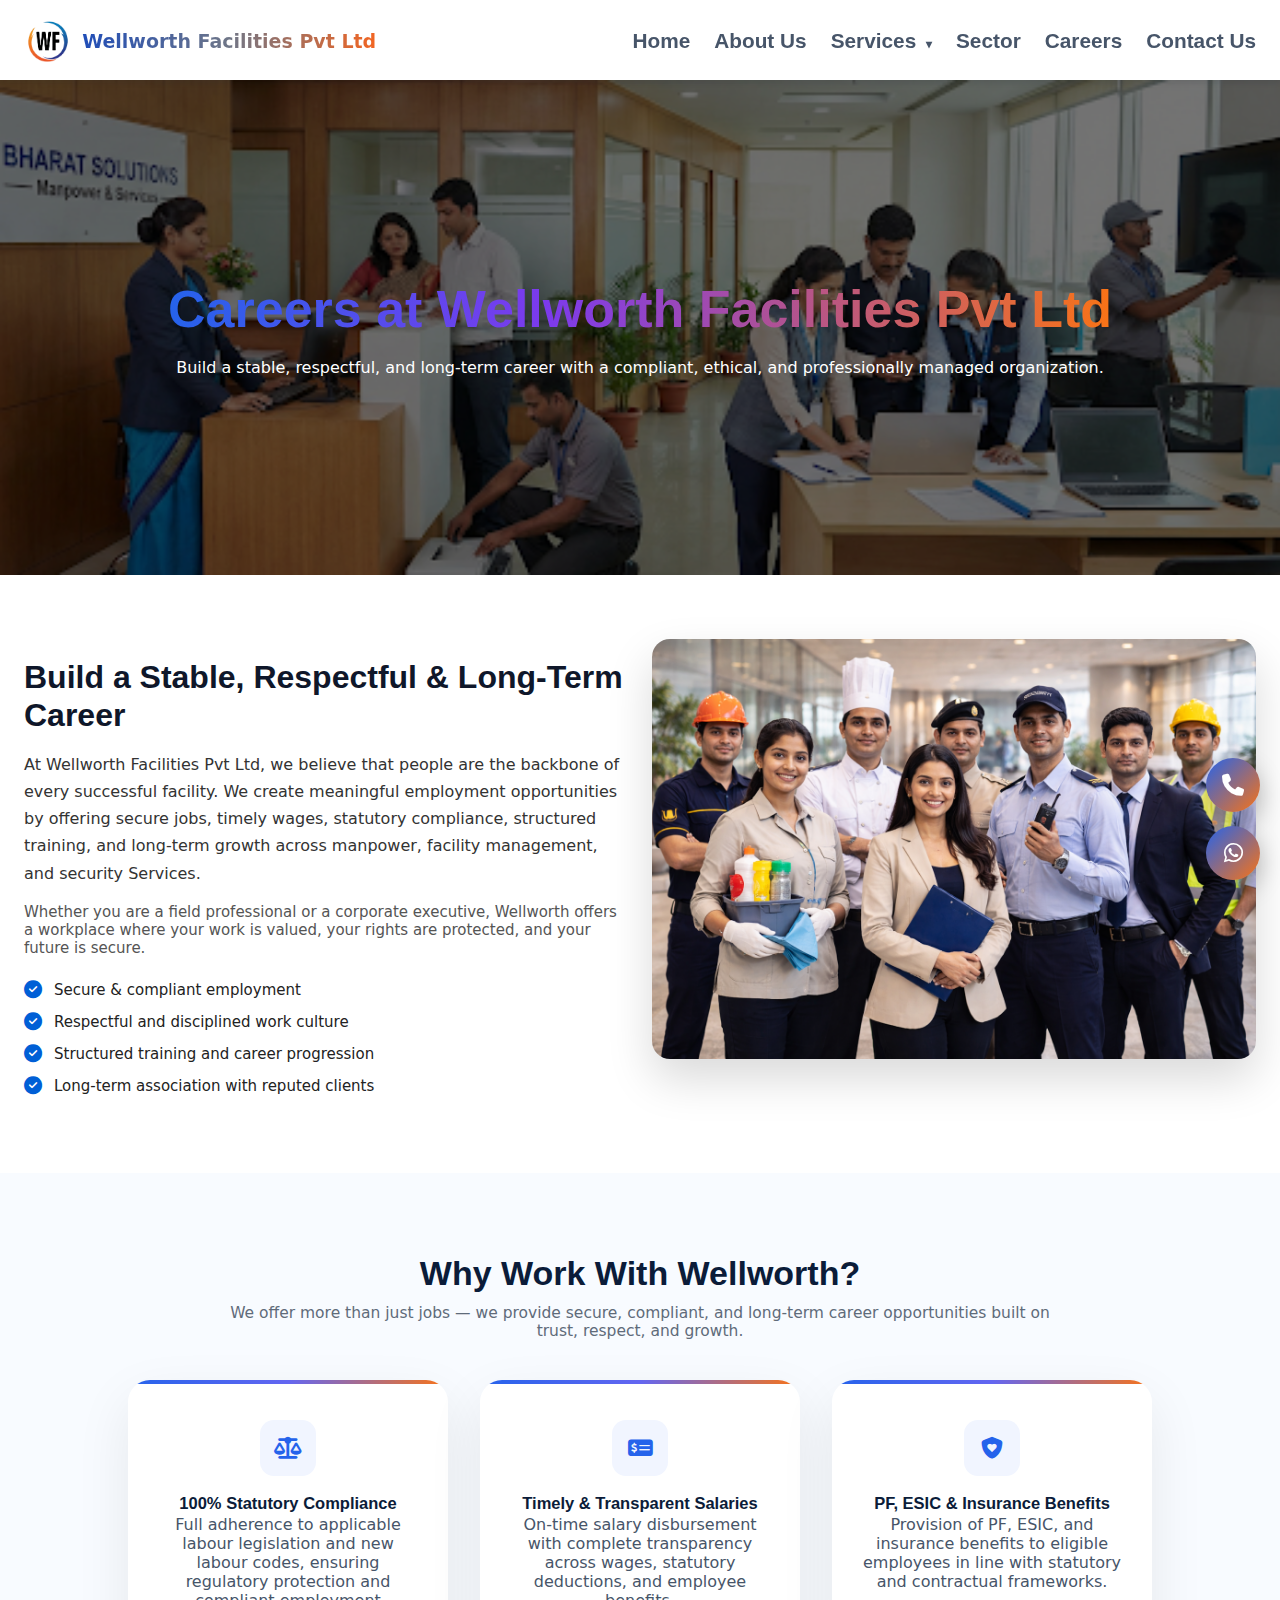
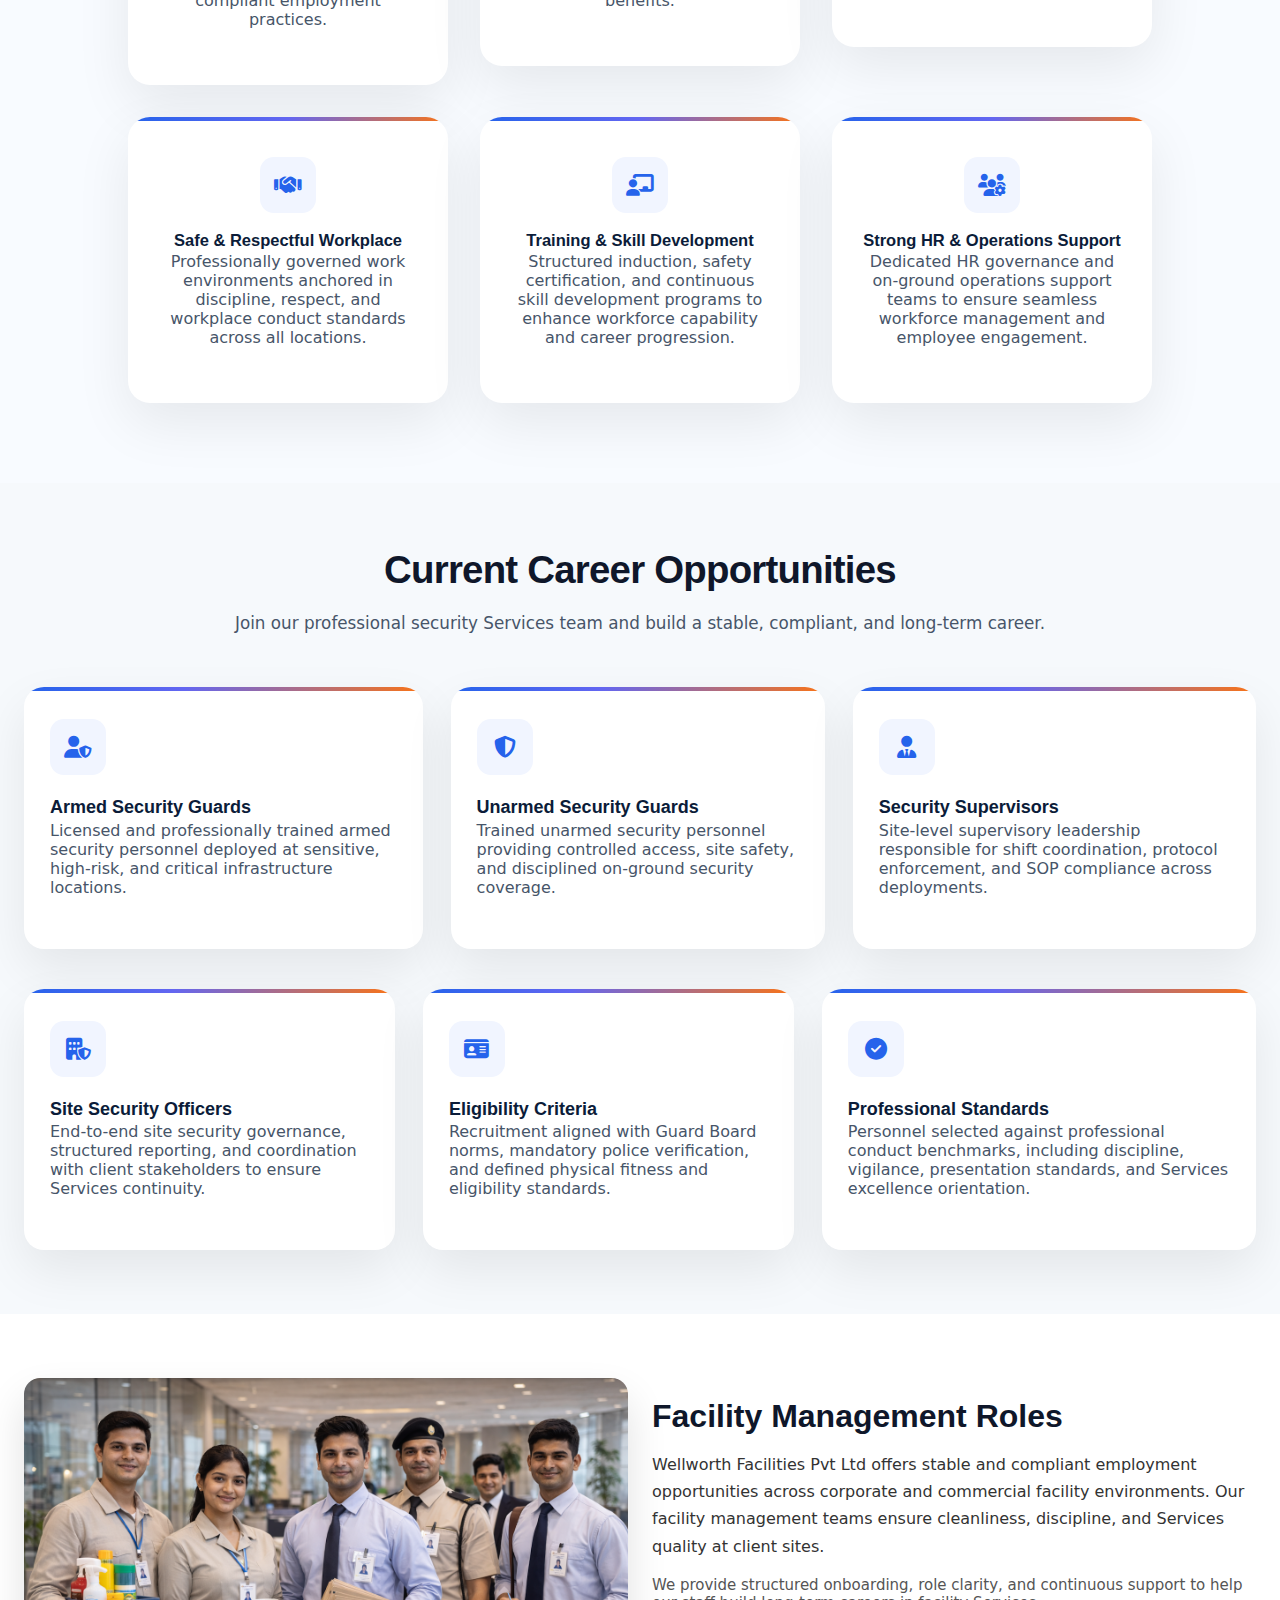
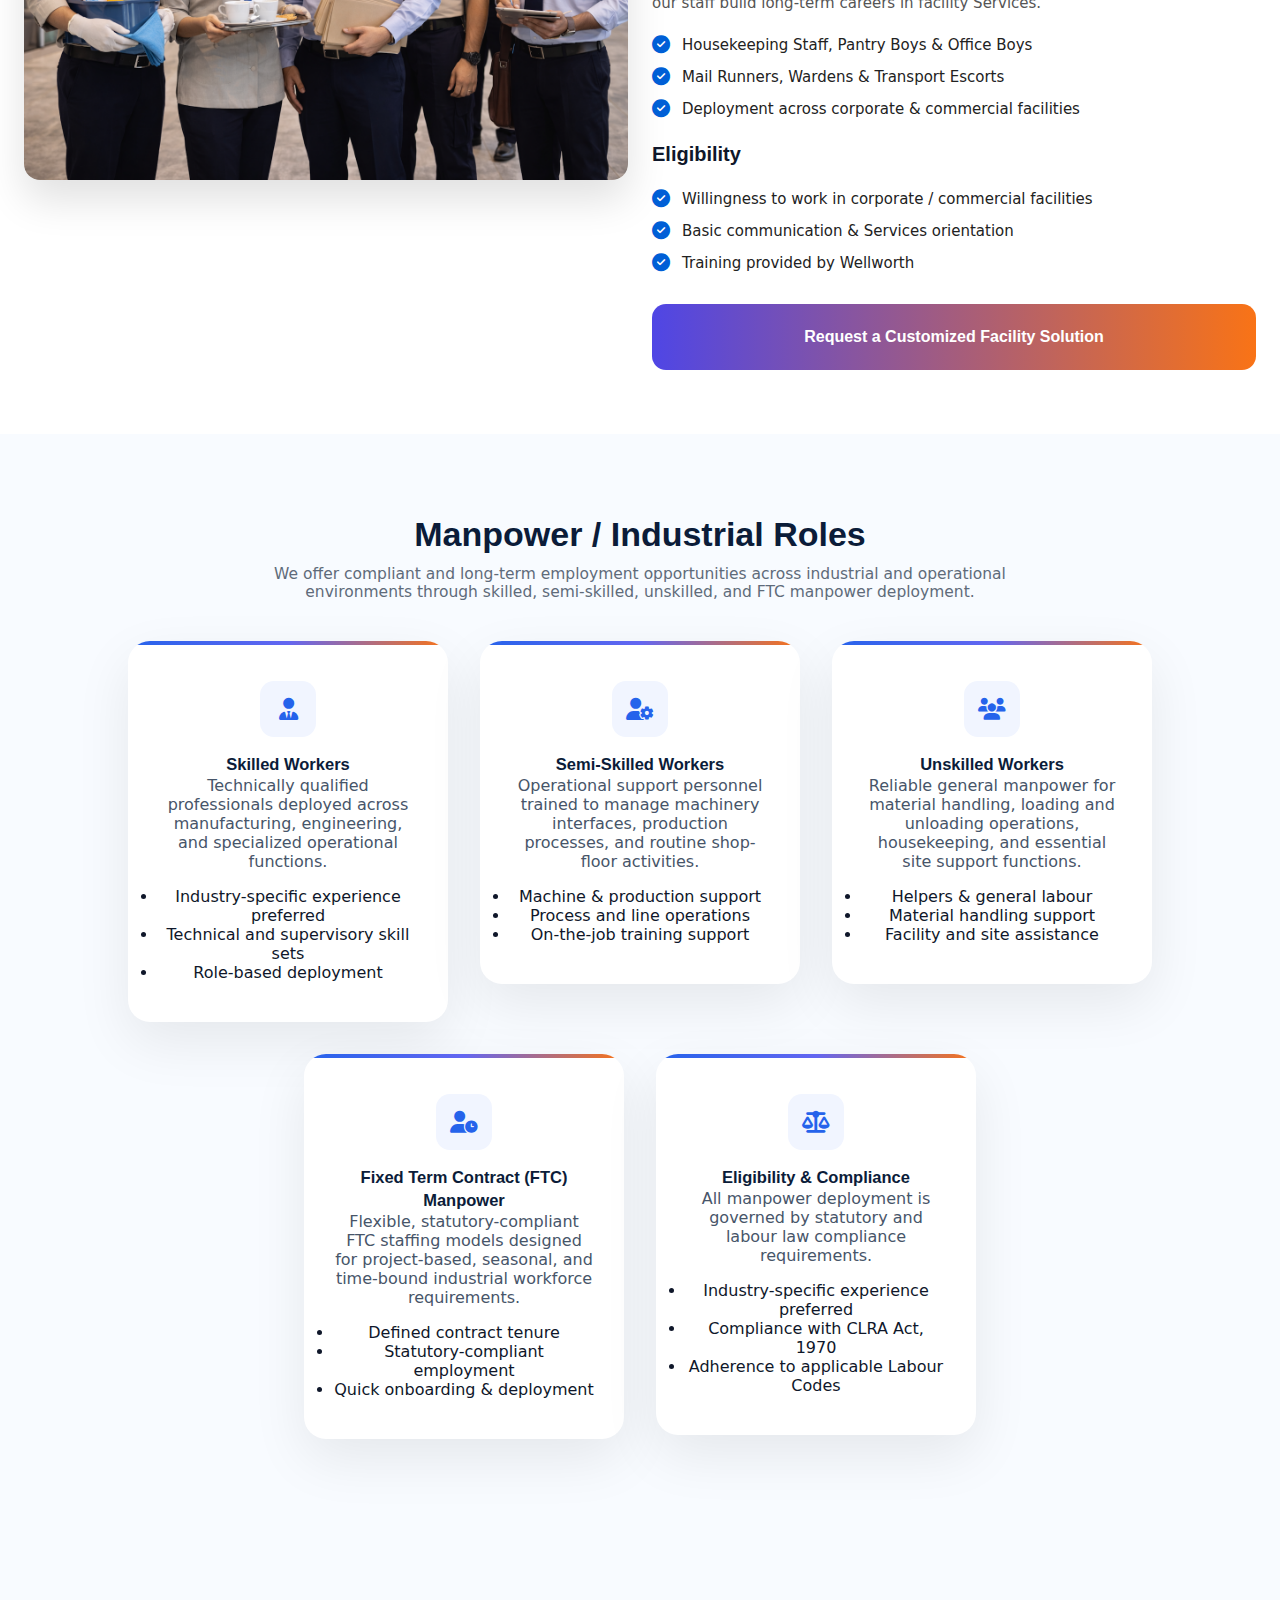
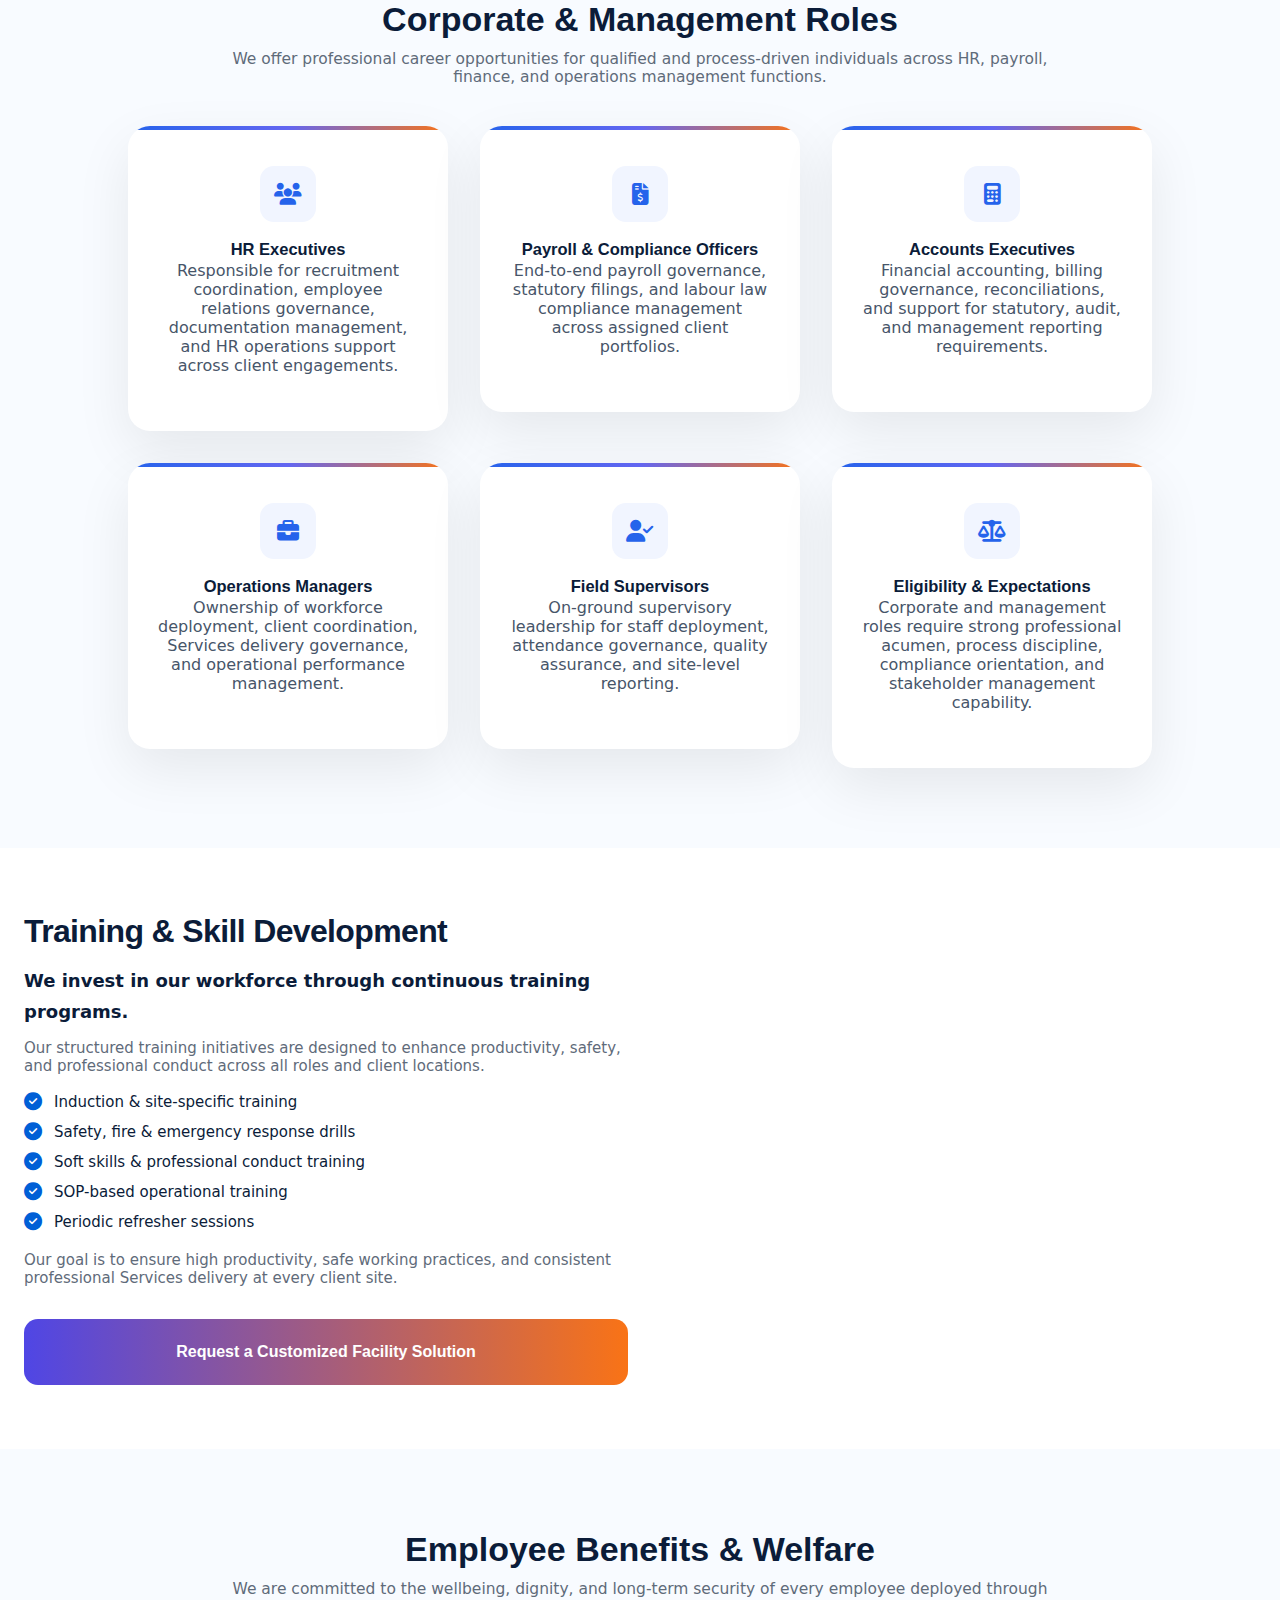
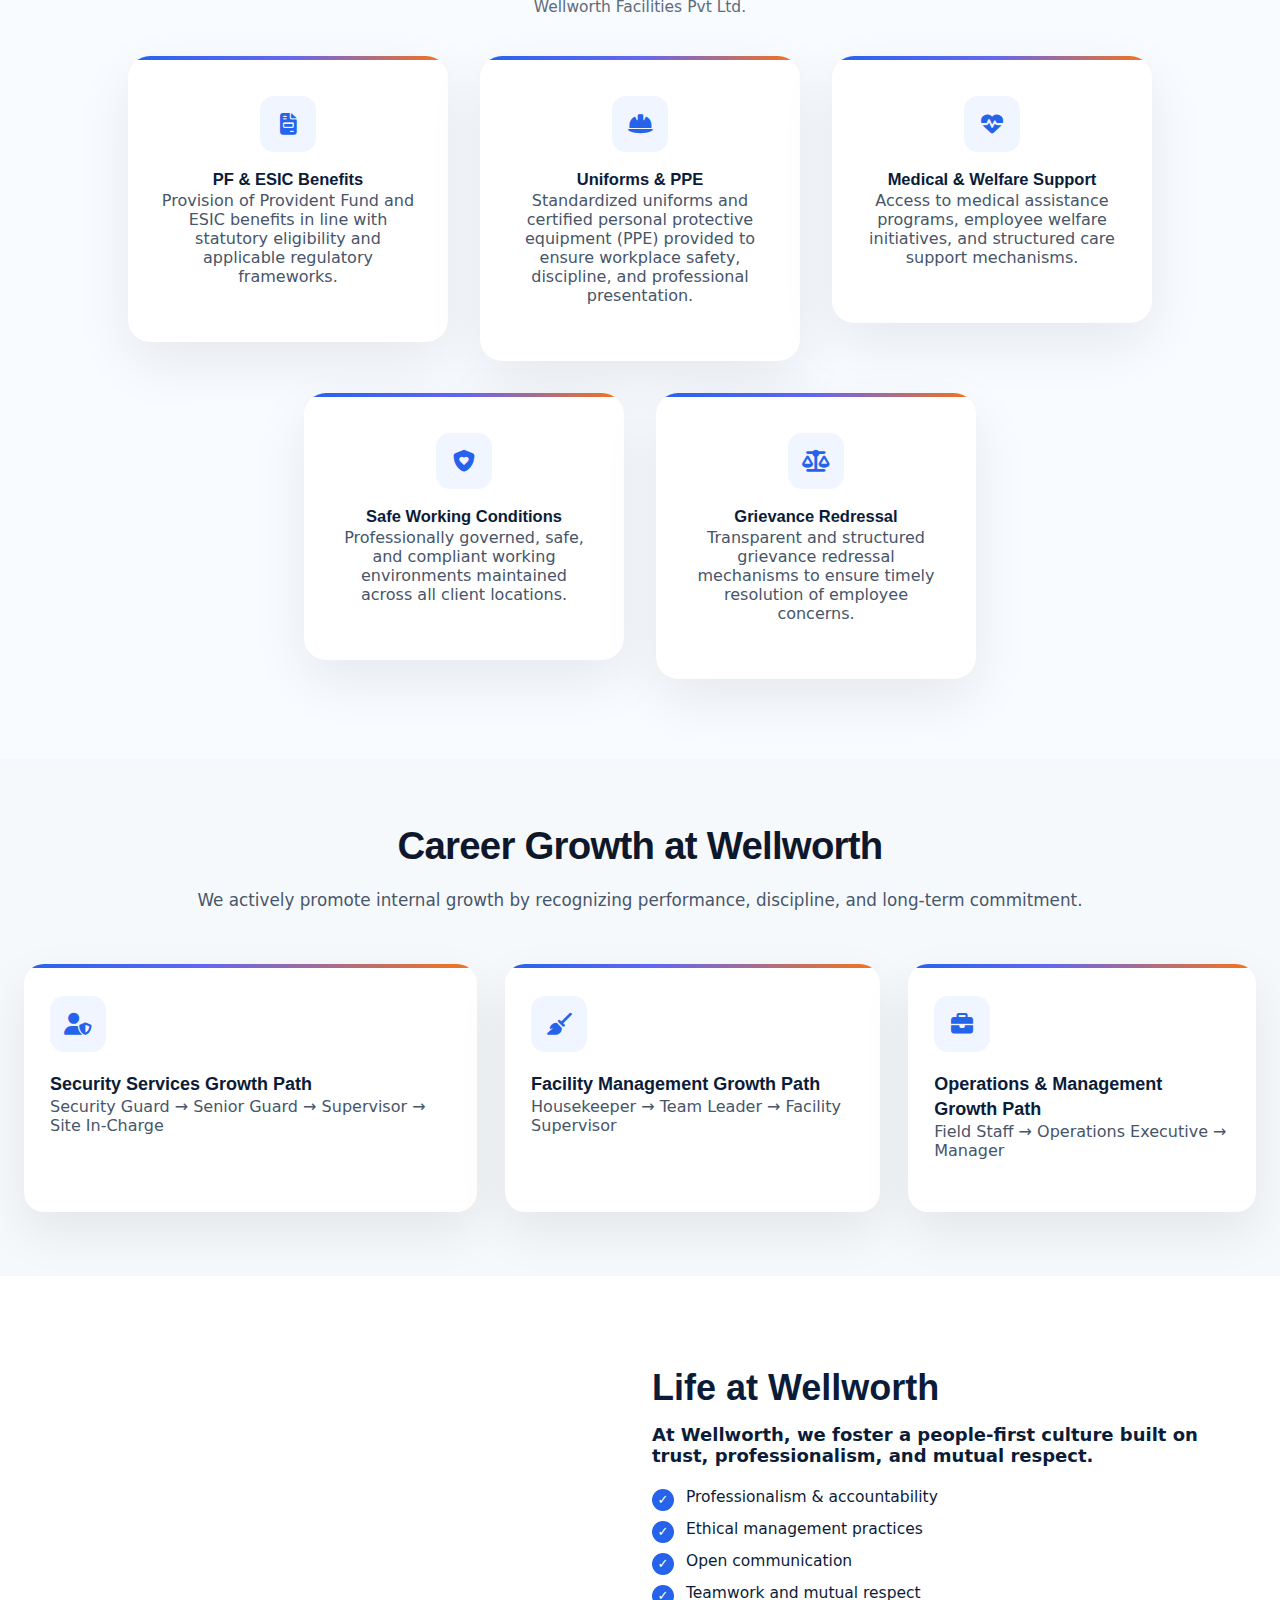
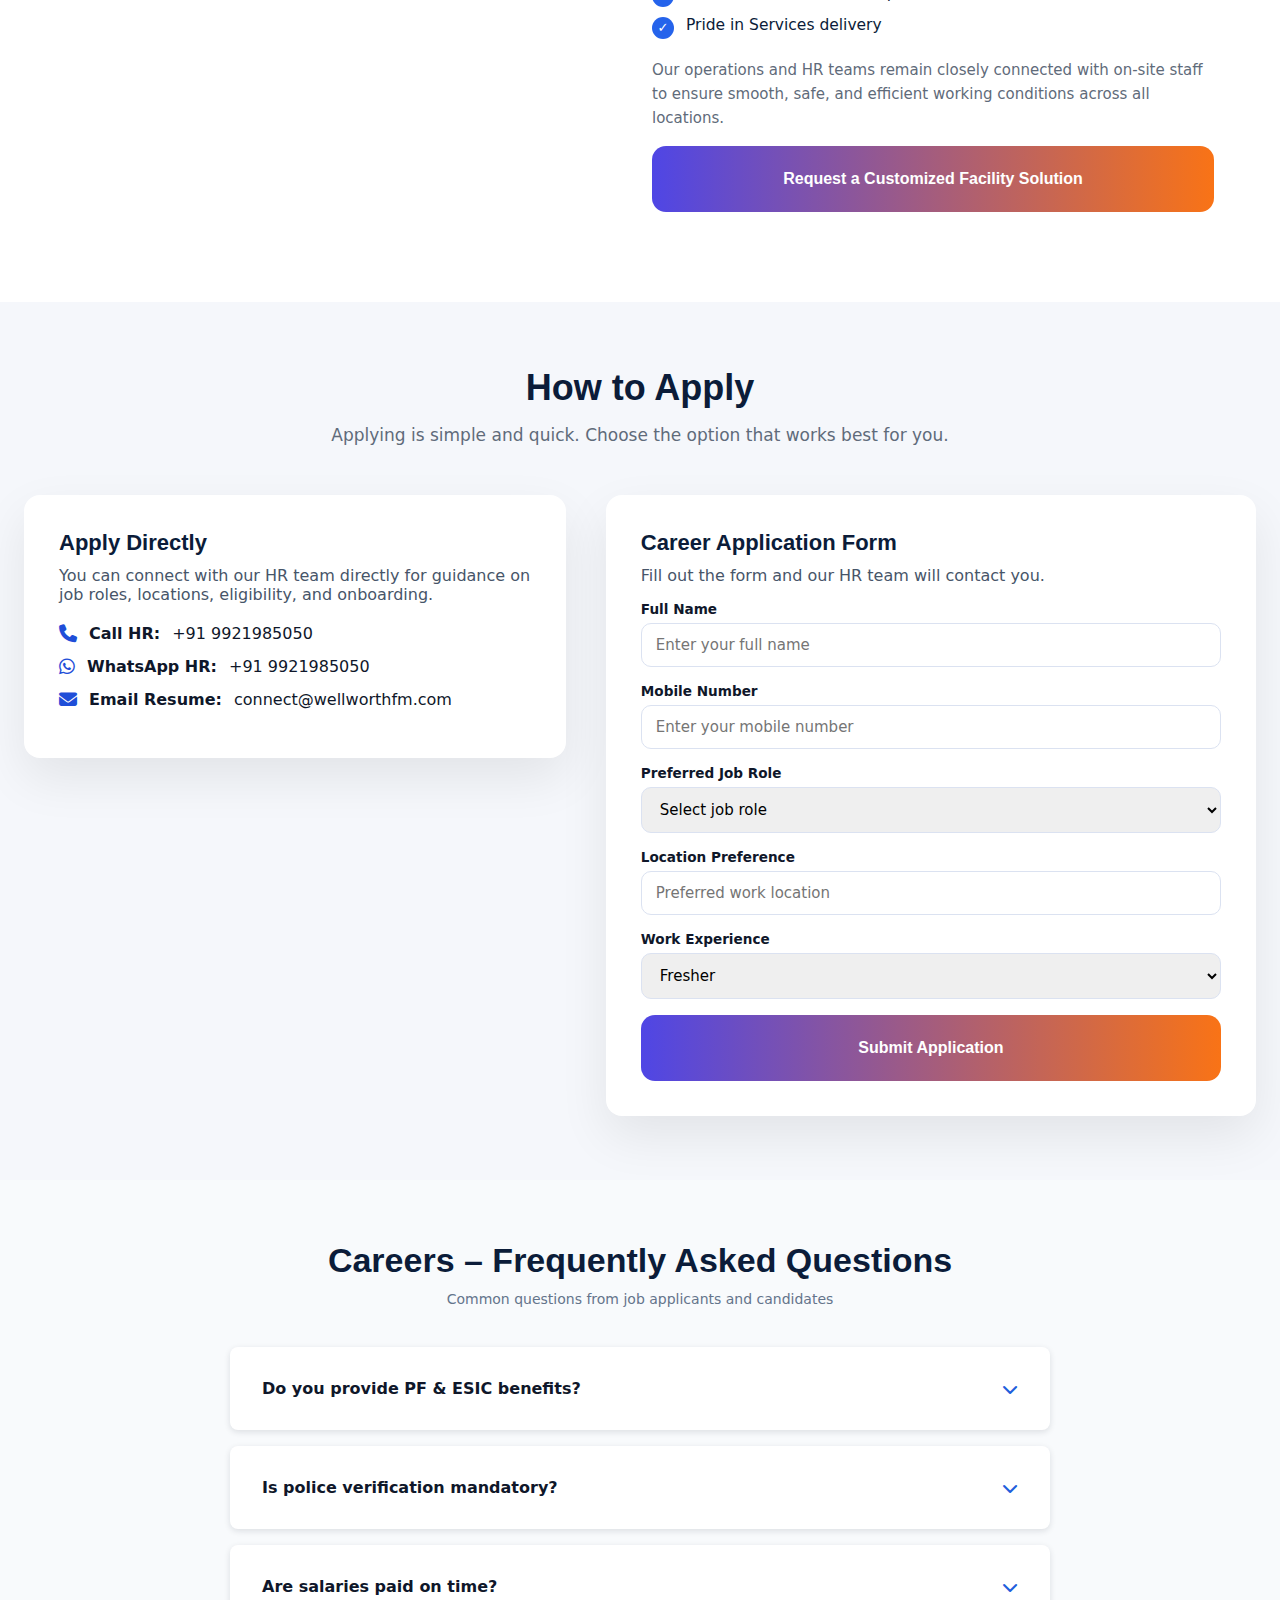
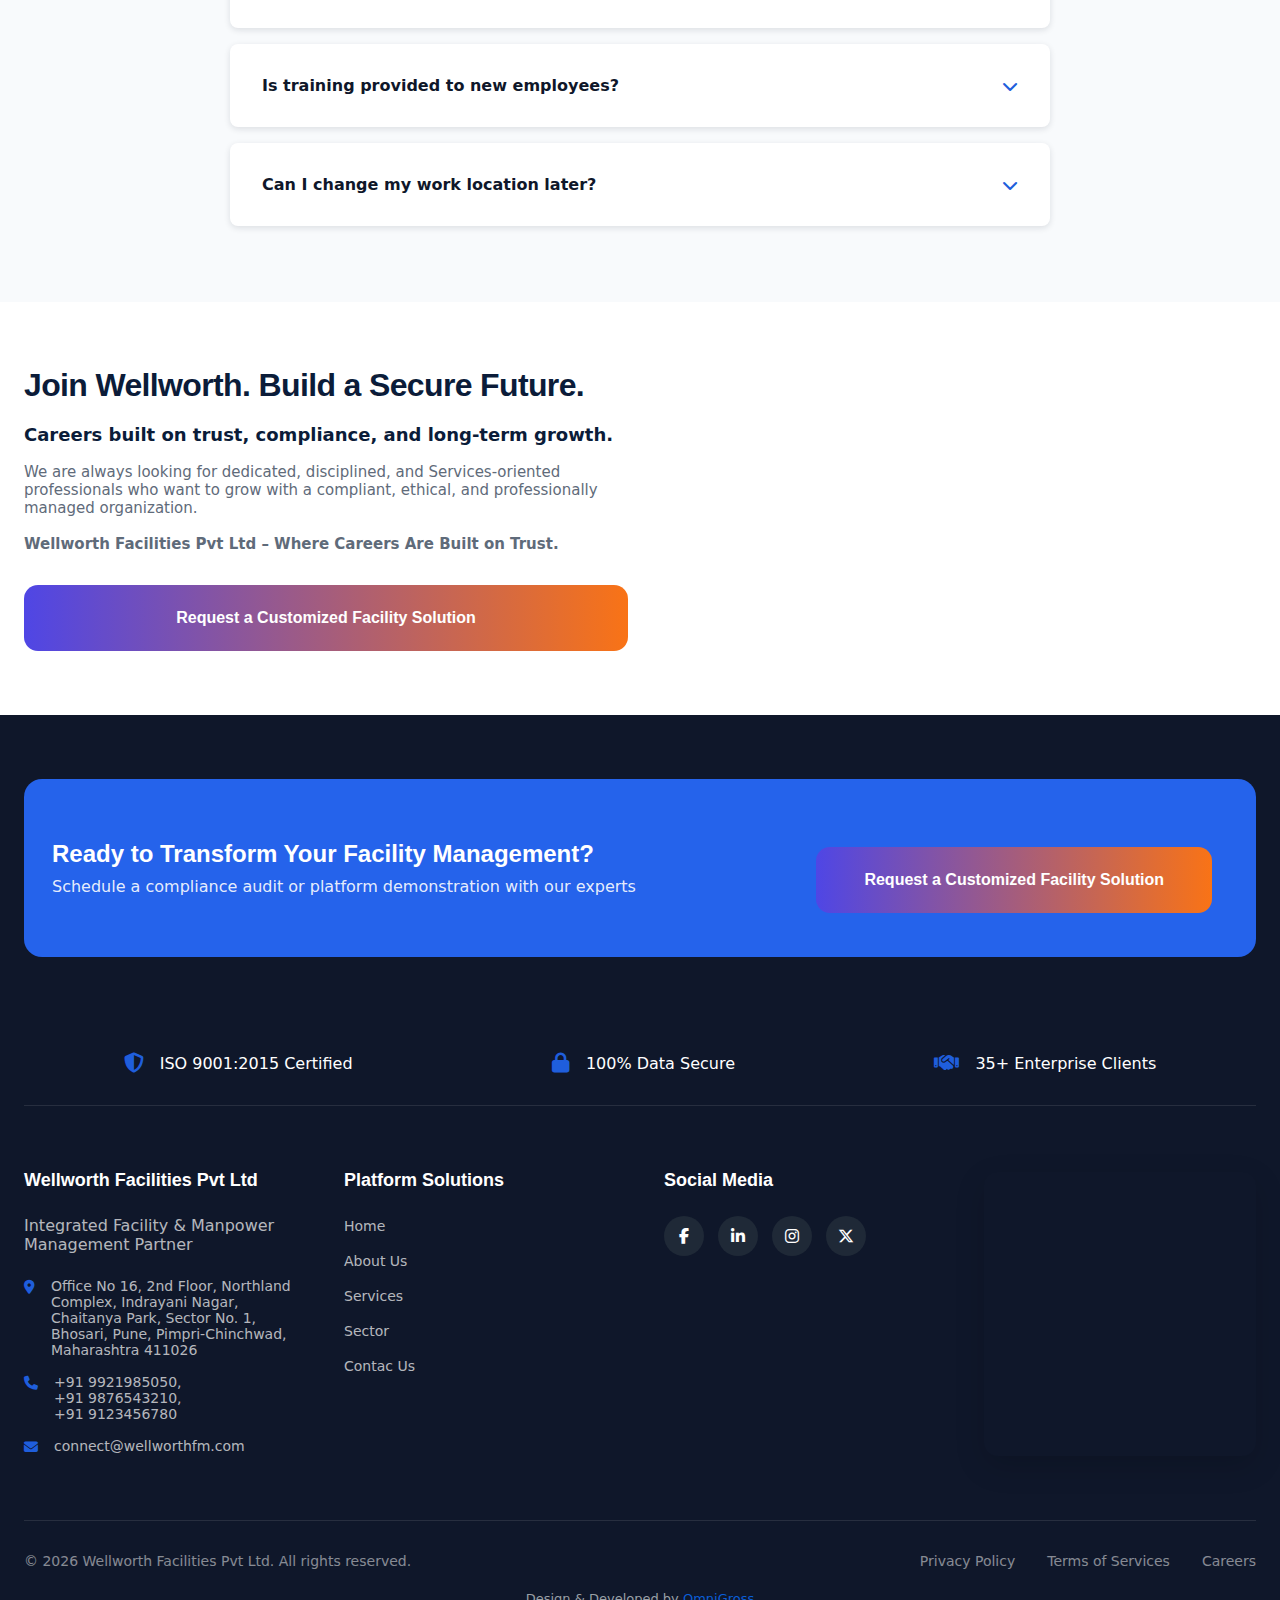
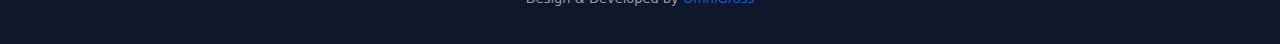
<file: careers.html>
<!DOCTYPE html>
<html lang="en">
<head>
    <meta charset="UTF-8">
    <meta name="viewport" content="width=device-width, initial-scale=1.0">
    <meta name="robots" content="noindex, nofollow">

    

<meta name="robots" content="index, follow">
<meta name="theme-color" content="#0b1c39">
<title>Wellworth | Carrers</title>

<meta name="description" content="Short, clear description of your business, Services, or platform. Keep it under 160 characters for best SEO.">

<meta name="keywords" content="workforce management, compliance platform, staffing solutions, HR technology, managed workforce">
<meta name="author" content="Your Company Name">
<title>Your Website Name | Short Tagline</title>

<meta name="description" content="Short, clear description of your business, Services, or platform. Keep it under 160 characters for best SEO.">

<meta name="keywords" content="workforce management, compliance platform, staffing solutions, HR technology, managed workforce">
<meta name="author" content="Your Company Name">


<meta property="og:type" content="website">
<meta property="og:title" content="Your Website Name">
<meta property="og:description" content="Short description that appears when your site is shared.">
<meta property="og:url" content="https://www.yoursite.com">
<meta property="og:image" content="https://www.yoursite.com/assets/images/og-image.jpg">


<link rel="apple-touch-icon" sizes="180x180" href="favicon/apple-touch-icon.png">
<link rel="icon" type="image/png" sizes="32x32" href="faviconfavicon-32x32.png">
<link rel="icon" type="image/png" sizes="16x16" href="favicon/favicon-16x16.png">
<link rel="manifest" href="/site.webmanifest">




    <title>Wellworth Facilities | Integrated Facility & Manpower Management</title>
    <link rel="stylesheet" href="styles.css">
    <link rel="stylesheet" href="https://cdnjs.cloudflare.com/ajax/libs/font-awesome/6.4.0/css/all.min.css">
    <link rel="preconnect" href="https://fonts.googleapis.com">
    <link rel="preconnect" href="https://fonts.gstatic.com" crossorigin>
   <link rel="preconnect" href="https://fonts.googleapis.com">
<link rel="preconnect" href="https://fonts.gstatic.com" crossorigin>

<link href="https://fonts.googleapis.com/css2?family=Manrope:wght@600;700;800&family=Plus+Jakarta+Sans:wght@400;500;600&display=swap" rel="stylesheet">

    <link
  rel="stylesheet"
  href="https://cdnjs.cloudflare.com/ajax/libs/font-awesome/6.5.1/css/all.min.css"
/>

</head>
<body>
     <!-- Header -->
    <header class="header">
        <div class="container">
            <div class="header-content">
                <div class="logo">
  <a href="index.html">
    <img 
      src="assets/logo.png"
      alt="Wellworth Facilities Pvt Ltd Logo"
      class="logo-img"
    />
    <span class="logo-text">Wellworth Facilities Pvt Ltd</span>
  </a>
  
</div>

                
                <nav class="main-nav">
    <span class="nav-indicator"></span>
    <a href="index.html" class="nav-link">Home</a>
    <a href="about.html" class="nav-link ">About Us</a>
    <div class="nav-dropdown">
    <a href="service.html" class="nav-link dropdown-toggle">
      Services <span class="arrow">▾</span>
    </a>

    <div class="dropdown-menu">
      <a href="service-manpower.html">Manpower Services</a>
      <a href="service-facility-management.html">Facility Management Services</a>
      <a href="service-security.html">Security Services</a>
    </div>
  </div>
    <a href="sector.html" class="nav-link">Sector</a>
     <a href="careers.html" class="nav-link">Careers</a>
    <a href="contact.html" class="nav-link">Contact Us</a>
    <!-- <a href="#" class="nav-link">Clients</a> -->
</nav>

                
                <!-- <div class="header-actions">
                    <button class="btn btn-secondary btn-small">Client Login</button>
                    <button class="btn btn-primary btn-small">Request Audit</button>
                </div> -->
                
                <button class="mobile-menu-btn">
                    <i class="fas fa-bars"></i>
                </button>
            </div>
        </div>

    </header>


   <!-- ================= CAREERS HERO ================= -->
<section class="svc-hero careers-hero">
  <div class="svc-hero-inner">
    
    <p class="svc-subtitle">
      <h1 class="svc-title">Careers at Wellworth Facilities Pvt Ltd</h1>
      Build a stable, respectful, and long-term career with a compliant,
      ethical, and professionally managed organization.
    </p>

  </div>
</section>

<!-- ===============================
     CAREERS – BUILD A SECURE FUTURE
================================ -->
<section class="section workforce-partner-theme careers-growth-theme">
  <div class="container">

    <div class="grid-12 align-center">

      <!-- LEFT CONTENT -->
      <div class="col-6">
        <span class="section-eyebrow"></span>

        <h2>Build a Stable, Respectful & Long-Term Career</h2>

        <p class="section-intro">
          At Wellworth Facilities Pvt Ltd, we believe that people are the backbone
          of every successful facility. We create meaningful employment
          opportunities by offering secure jobs, timely wages, statutory
          compliance, structured training, and long-term growth across manpower,
          facility management, and security Services.
        </p>

        <p class="section-subtext">
          Whether you are a field professional or a corporate executive,
          Wellworth offers a workplace where your work is valued, your rights are
          protected, and your future is secure.
        </p>

        <ul class="partner-benefits">
          <li>
            <i class="fas fa-check-circle"></i>
            Secure & compliant employment
          </li>
          <li>
            <i class="fas fa-check-circle"></i>
            Respectful and disciplined work culture
          </li>
          <li>
            <i class="fas fa-check-circle"></i>
            Structured training and career progression
          </li>
          <li>
            <i class="fas fa-check-circle"></i>
            Long-term association with reputed clients
          </li>
        </ul>
      </div>

      <!-- RIGHT VISUAL -->
      <div class="col-6">
        <div class="image-card">
          <img
            src="assets/build-careers.webp"
            alt="Careers at Wellworth Facilities"
          >
        </div>
      </div>

    </div>

  </div>
</section>

<!-- ===============================
     WHY WORK WITH WELLWORTH? (CAREERS – NEW STYLE)
================================ -->
<section class="recruitment-section careers-benefits-theme">
  <div class="container">

    <div class="section-header">
      <h2>Why Work With Wellworth?</h2>
      <p>
        We offer more than just jobs — we provide secure, compliant, and
        long-term career opportunities built on trust, respect, and growth.
      </p>
    </div>

    <div class="recruitment-grid">

      <!-- BENEFIT 1 -->
      <div class="recruitment-card detailed-card">
        <div class="icon-box">
          <i class="fas fa-scale-balanced"></i>
        </div>
        <h4>100% Statutory Compliance</h4>
        <p>
          Full adherence to applicable labour legislation and new labour codes, ensuring regulatory protection and compliant employment practices.
        </p>
      </div>

      <!-- BENEFIT 2 -->
      <div class="recruitment-card detailed-card">
        <div class="icon-box">
          <i class="fas fa-money-check-alt"></i>
        </div>
        <h4>Timely & Transparent Salaries</h4>
        <p>
          On-time salary disbursement with complete transparency across wages, statutory deductions, and employee benefits.
        </p>
      </div>

      <!-- BENEFIT 3 -->
      <div class="recruitment-card detailed-card">
        <div class="icon-box">
          <i class="fas fa-shield-heart"></i>
        </div>
        <h4>PF, ESIC & Insurance Benefits</h4>
        <p>
          Provision of PF, ESIC, and insurance benefits to eligible employees in line with statutory and contractual frameworks.
        </p>
      </div>

      <!-- BENEFIT 4 -->
      <div class="recruitment-card detailed-card">
        <div class="icon-box">
          <i class="fas fa-handshake"></i>
        </div>
        <h4>Safe & Respectful Workplace</h4>
        <p>
         Professionally governed work environments anchored in discipline, respect, and workplace conduct standards across all locations.
        </p>
      </div>

      <!-- BENEFIT 5 -->
      <div class="recruitment-card detailed-card">
        <div class="icon-box">
          <i class="fas fa-chalkboard-teacher"></i>
        </div>
        <h4>Training & Skill Development</h4>
        <p>
          Structured induction, safety certification, and continuous skill development programs to enhance workforce capability and career progression.
        </p>
      </div>

      <!-- BENEFIT 6 -->
      <div class="recruitment-card detailed-card">
        <div class="icon-box">
          <i class="fas fa-users-cog"></i>
        </div>
        <h4>Strong HR & Operations Support</h4>
        <p>
          Dedicated HR governance and on-ground operations support teams to ensure seamless workforce management and employee engagement.
        </p>
      </div>

    </div>

  </div>
</section>


<!-- ===============================
     CURRENT CAREER OPPORTUNITIES – SECURITY Services
================================ -->
<section class="section manpower-theme audit-theme careers-opportunities-theme">
  <div class="container">

    <!-- SECTION HEADER -->
    <div class="section-header">
      <h2>Current Career Opportunities</h2>
      <p class="section-intro">
        Join our professional security Services team and build a stable,
        compliant, and long-term career.
      </p>
    </div>

    <!-- ICON GRID -->
    <div class="grid-12 audit-icon-grid">

      <!-- ROLE 1 -->
      <div class="col-4">
        <div class="audit-card">
          <div class="audit-icon">
            <i class="fas fa-user-shield svc-fa-icon"></i>
          </div>
          <h4>Armed Security Guards</h4>
          <p>
            Licensed and professionally trained armed security personnel deployed at sensitive, high-risk, and critical infrastructure locations.
          </p>
        </div>
      </div>

      <!-- ROLE 2 -->
      <div class="col-4">
        <div class="audit-card">
          <div class="audit-icon">
            <i class="fas fa-shield-halved svc-fa-icon"></i>
          </div>
          <h4>Unarmed Security Guards</h4>
          <p>
            Trained unarmed security personnel providing controlled access, site safety, and disciplined on-ground security coverage.
          </p>
        </div>
      </div>

      <!-- ROLE 3 -->
      <div class="col-4">
        <div class="audit-card">
          <div class="audit-icon">
            <i class="fas fa-user-tie svc-fa-icon"></i>
          </div>
          <h4>Security Supervisors</h4>
          <p>
            Site-level supervisory leadership responsible for shift coordination, protocol enforcement, and SOP compliance across deployments.
          </p>
        </div>
      </div>

    

    </div>

    <div class="grid-12 audit-icon-grid">
      <!-- ROLE 4 -->
      <div class="col-4">
        <div class="audit-card">
          <div class="audit-icon">
            <i class="fas fa-building-shield svc-fa-icon"></i>
          </div>
          <h4>Site Security Officers</h4>
          <p>
           End-to-end site security governance, structured reporting, and coordination with client stakeholders to ensure Services continuity.
          </p>
        </div>
      </div>

      <!-- ELIGIBILITY -->
      <div class="col-4">
        <div class="audit-card eligibility-card">
          <div class="audit-icon">
            <i class="fas fa-id-card svc-fa-icon"></i>
          </div>
          <h4>Eligibility Criteria</h4>
          <p>
            Recruitment aligned with Guard Board norms, mandatory police verification, and defined physical fitness and eligibility standards.
          </p>
        </div>
      </div>

      <!-- PROFESSIONAL STANDARDS -->
      <div class="col-4">
        <div class="audit-card eligibility-card">
          <div class="audit-icon">
            <i class="fas fa-check-circle svc-fa-icon"></i>
          </div>
          <h4>Professional Standards</h4>
          <p>
            Personnel selected against professional conduct benchmarks, including discipline, vigilance, presentation standards, and Services excellence orientation.
          </p>
        </div>
      </div>
    </div>

  </div>
</section>

<!-- ===============================
     FACILITY MANAGEMENT ROLES – CAREERS (IMAGE LEFT)
================================ -->
<section class="section contract-labour-theme facility-roles-theme">
  <div class="container">

    <div class="grid-12 align-center">

      <!-- LEFT IMAGE -->
      <div class="col-6">
        <div class="mw-video-box">
          <div class="mw-video-frame">
            <img
              src="assets/facility-management.webp"
              alt="Facility Management Careers at Wellworth"
              loading="lazy"
            >
          </div>
        </div>
      </div>

      <!-- RIGHT CONTENT -->
      <div class="col-6">
        <span class="section-eyebrow"></span>

        <h2>Facility Management Roles</h2>

        <p class="section-intro">
          Wellworth Facilities Pvt Ltd offers stable and compliant employment
          opportunities across corporate and commercial facility environments.
          Our facility management teams ensure cleanliness, discipline, and
          Services quality at client sites.
        </p>

        <p class="section-subtext">
          We provide structured onboarding, role clarity, and continuous support
          to help our staff build long-term careers in facility Services.
        </p>

        <ul class="Services-points">
          <li>
            <i class="fas fa-check-circle"></i>
            Housekeeping Staff, Pantry Boys & Office Boys
          </li>
          <li>
            <i class="fas fa-check-circle"></i>
            Mail Runners, Wardens & Transport Escorts
          </li>
          <li>
            <i class="fas fa-check-circle"></i>
            Deployment across corporate & commercial facilities
          </li>
        </ul>

        <h4 style="margin-top: 24px;">Eligibility</h4>
        <ul class="Services-points">
          <li>
            <i class="fas fa-check-circle"></i>
            Willingness to work in corporate / commercial facilities
          </li>
          <li>
            <i class="fas fa-check-circle"></i>
            Basic communication & Services orientation
          </li>
          <li>
            <i class="fas fa-check-circle"></i>
            Training provided by Wellworth
          </li>
        </ul>

        <div class="section-cta">
          <button class="btn btn-primary btn-large openAuditForm">
        Request a Customized Facility Solution
    </button>
        </div>
      </div>

    </div>

  </div>
</section>

<!-- POPUP MODAL -->
<div class="modal-overlay" id="modalOverlay">
    <div class="modal-box">
        <button class="modal-close" id="closeModal">&times;</button>

        <h3 id="modalTitle">Request a Customized Facility Solution</h3>
        <p class="modal-subtitle">
            Get a site-specific, compliance-ready facility proposal,
Tailored manpower.
        </p>

        <form class="popup-form" id="popupForm" action="send-mail.php" method="POST">

    <input type="hidden" name="form_type" value="Compliance Audit">

    <div class="form-group">
        <label>Full Name</label>
        <input type="text" id="fullName" name="fullName" placeholder="Your Name">
        <small class="error-msg"></small>
    </div>

    <div class="form-group">
        <label>Email</label>
        <input type="email" id="email" name="email" placeholder="you@company.com">
        <small class="error-msg"></small>
    </div>

    <div class="form-group">
    <label>Company Name</label>
    <input type="text" id="company" name="company" placeholder="Your Company Name">
    <small class="error-msg"></small>
</div>


    <div class="form-group">
        <label>Phone</label>
        <input type="tel" id="phone" name="phone" placeholder="+91 XXXXX XXXXX">
            <small class="error-msg"></small>
    </div>

    <div class="form-group">
        <label>Services</label>
       <select id="service" name="service">
                <option value="">Select Services</option>
                <option>Manpower Services</option>
                <option>Facility Management Services</option>
                <option>Security Services</option>
                <option>other</option>
            </select>
            <small class="error-msg"></small>
    </div>

    <div class="form-group full-width">
            <label>Your Message</label>
            <textarea id="message" name="message" rows="4"
                      placeholder="Briefly describe your requirement"></textarea>
            <small class="error-msg"></small>
        </div>

    <button type="submit" class="btn btn-primary btn-large w-100">
        Submit Request
    </button>
</form>

    </div>
</div>
   
    

<div class="thankyou-overlay" id="thankYouPopup">
  <div class="thankyou-popup">
    <button type="button" class="thankyou-close" id="closeThankYouIcon" aria-label="Close popup">&times;</button>
    <div class="thankyou-icon">✅</div>
    <h2>Thank You!</h2>
    <p>Your request has been submitted successfully.</p>

    <button type="button"
            class="btn btn-primary"
            id="closeThankYouBtn">
      Get Instant Response on WhatsApp
    </button>
  </div>
</div>


<!-- ===============================
     MANPOWER / INDUSTRIAL ROLES – CAREERS (NEW STYLE)
================================ -->
<section class="recruitment-section careers-manpower-theme">
  <div class="container">

    <div class="section-header">
      <h2>Manpower / Industrial Roles</h2>
      <p>
        We offer compliant and long-term employment opportunities across
        industrial and operational environments through skilled, semi-skilled,
        unskilled, and FTC manpower deployment.
      </p>
    </div>

    <div class="recruitment-grid">

      <!-- SKILLED -->
      <div class="recruitment-card detailed-card">
        <div class="icon-box">
          <i class="fas fa-user-tie"></i>
        </div>
        <h4>Skilled Workers</h4>
        <p>
         Technically qualified professionals deployed across manufacturing, engineering, and specialized operational functions.

        </p>
        <ul>
          <li>Industry-specific experience preferred</li>
          <li>Technical and supervisory skill sets</li>
          <li>Role-based deployment</li>
        </ul>
      </div>

      <!-- SEMI-SKILLED -->
      <div class="recruitment-card detailed-card">
        <div class="icon-box">
          <i class="fas fa-user-cog"></i>
        </div>
        <h4>Semi-Skilled Workers</h4>
        <p>
          Operational support personnel trained to manage machinery interfaces, production processes, and routine shop-floor activities.
        </p>
        <ul>
          <li>Machine & production support</li>
          <li>Process and line operations</li>
          <li>On-the-job training support</li>
        </ul>
      </div>

      <!-- UNSKILLED -->
      <div class="recruitment-card detailed-card">
        <div class="icon-box">
          <i class="fas fa-users"></i>
        </div>
        <h4>Unskilled Workers</h4>
        <p>
          Reliable general manpower for material handling, loading and unloading operations, housekeeping, and essential site support functions.
        </p>
        <ul>
          <li>Helpers & general labour</li>
          <li>Material handling support</li>
          <li>Facility and site assistance</li>
        </ul>
      </div>

      <!-- FTC -->
      <div class="recruitment-card detailed-card">
        <div class="icon-box">
          <i class="fas fa-user-clock"></i>
        </div>
        <h4>Fixed Term Contract (FTC) Manpower</h4>
        <p>
          Flexible, statutory-compliant FTC staffing models designed for project-based, seasonal, and time-bound industrial workforce requirements.

        </p>
        <ul>
          <li>Defined contract tenure</li>
          <li>Statutory-compliant employment</li>
          <li>Quick onboarding & deployment</li>
        </ul>
      </div>

      <!-- ELIGIBILITY -->
      <div class="recruitment-card detailed-card">
        <div class="icon-box">
          <i class="fas fa-scale-balanced"></i>
        </div>
        <h4>Eligibility & Compliance</h4>
        <p>
          All manpower deployment is governed by statutory and labour law
          compliance requirements.
        </p>
        <ul>
          <li>Industry-specific experience preferred</li>
          <li>Compliance with CLRA Act, 1970</li>
          <li>Adherence to applicable Labour Codes</li>
        </ul>
      </div>

    </div>

  </div>
</section>

<!-- ===============================
     CORPORATE & MANAGEMENT ROLES – CAREERS (NEW STYLE)
================================ -->
<section class="recruitment-section careers-corporate-theme">
  <div class="container">

    <div class="section-header">
      <h2>Corporate & Management Roles</h2>
      <p>
        We offer professional career opportunities for qualified and
        process-driven individuals across HR, payroll, finance, and
        operations management functions.
      </p>
    </div>

    <div class="recruitment-grid">

      <!-- HR EXECUTIVES -->
      <div class="recruitment-card detailed-card">
        <div class="icon-box">
          <i class="fas fa-users"></i>
        </div>
        <h4>HR Executives</h4>
        <p>
          Responsible for recruitment coordination, employee relations governance, documentation management, and HR operations support across client engagements.
        </p>
      </div>

      <!-- PAYROLL & COMPLIANCE -->
      <div class="recruitment-card detailed-card">
        <div class="icon-box">
          <i class="fas fa-file-invoice-dollar"></i>
        </div>
        <h4>Payroll & Compliance Officers</h4>
        <p>
          End-to-end payroll governance, statutory filings, and labour law compliance management across assigned client portfolios.
        </p>
      </div>

      <!-- ACCOUNTS -->
      <div class="recruitment-card detailed-card">
        <div class="icon-box">
          <i class="fas fa-calculator"></i>
        </div>
        <h4>Accounts Executives</h4>
        <p>
          Financial accounting, billing governance, reconciliations, and support for statutory, audit, and management reporting requirements.
        </p>
      </div>

      <!-- OPERATIONS -->
      <div class="recruitment-card detailed-card">
        <div class="icon-box">
          <i class="fas fa-briefcase"></i>
        </div>
        <h4>Operations Managers</h4>
        <p>
         Ownership of workforce deployment, client coordination, Services delivery governance, and operational performance management.
        </p>
      </div>

      <!-- FIELD SUPERVISORS -->
      <div class="recruitment-card detailed-card">
        <div class="icon-box">
          <i class="fas fa-user-check"></i>
        </div>
        <h4>Field Supervisors</h4>
        <p>
          On-ground supervisory leadership for staff deployment, attendance governance, quality assurance, and site-level reporting.
        </p>
      </div>

      <!-- ELIGIBILITY -->
      <div class="recruitment-card detailed-card highlight-card">
        <div class="icon-box">
          <i class="fas fa-scale-balanced"></i>
        </div>
        <h4>Eligibility & Expectations</h4>
        <p>
          Corporate and management roles require strong professional acumen, process discipline, compliance orientation, and stakeholder management capability.
        </p>
      </div>

    </div>

  </div>
</section>


<!-- ===============================
     TRAINING & SKILL DEVELOPMENT – CAREERS (IMAGE RIGHT)
================================ -->
<section class="section compliance-theme training-theme">
  <div class="container">

    <div class="grid-12 align-center">

      <!-- LEFT CONTENT -->
      <div class="col-6 compliance-content">

        <h2>Training & Skill Development</h2>

        <p class="section-intro">
          We invest in our workforce through continuous training programs.
        </p>

        <p class="section-subtext">
          Our structured training initiatives are designed to enhance
          productivity, safety, and professional conduct across all roles
          and client locations.
        </p>

        <ul class="compliance-list">
          <li><i class="fas fa-check-circle"></i> Induction & site-specific training</li>
          <li><i class="fas fa-check-circle"></i> Safety, fire & emergency response drills</li>
          <li><i class="fas fa-check-circle"></i> Soft skills & professional conduct training</li>
          <li><i class="fas fa-check-circle"></i> SOP-based operational training</li>
          <li><i class="fas fa-check-circle"></i> Periodic refresher sessions</li>
        </ul>

        <p class="section-subtext">
          Our goal is to ensure high productivity, safe working practices,
          and consistent professional Services delivery at every client site.
        </p>

        <!-- CTA BUTTON -->
        <div class="section-cta">
          <button class="btn btn-secondary btn-large openAuditForm">
    Request a Customized Facility Solution
</button>
        </div>

      </div>


      <!-- RIGHT IMAGE -->
      <div class="col-6 compliance-image">
        <img
          src="assets/training-development.webp"
          alt="Training and Skill Development at Wellworth"
          loading="lazy"
        />
      </div>

    </div>

  </div>
</section>

<!-- ===============================
     EMPLOYEE BENEFITS & WELFARE – CAREERS (NEW STYLE)
================================ -->
<section class="recruitment-section employee-benefits-theme">
  <div class="container">

    <!-- SECTION HEADER -->
    <div class="section-header">
      <h2>Employee Benefits & Welfare</h2>
      <p>
        We are committed to the wellbeing, dignity, and long-term security of
        every employee deployed through Wellworth Facilities Pvt Ltd.
      </p>
    </div>

    <!-- RECRUITMENT GRID -->
    <div class="recruitment-grid">

      <!-- BENEFIT 1 -->
      <div class="recruitment-card detailed-card">
        <div class="icon-box">
          <i class="fas fa-file-invoice"></i>
        </div>
        <h4>PF & ESIC Benefits</h4>
        <p>
          Provision of Provident Fund and ESIC benefits in line with statutory eligibility and applicable regulatory frameworks.
        </p>
      </div>

      <!-- BENEFIT 2 -->
      <div class="recruitment-card detailed-card">
        <div class="icon-box">
          <i class="fas fa-helmet-safety"></i>
        </div>
        <h4>Uniforms & PPE</h4>
        <p>
          Standardized uniforms and certified personal protective equipment (PPE) provided to ensure workplace safety, discipline, and professional presentation.
        </p>
      </div>

      <!-- BENEFIT 3 -->
      <div class="recruitment-card detailed-card">
        <div class="icon-box">
          <i class="fas fa-heart-pulse"></i>
        </div>
        <h4>Medical & Welfare Support</h4>
        <p>
         Access to medical assistance programs, employee welfare initiatives, and structured care support mechanisms.
        </p>
      </div>

      <!-- BENEFIT 4 -->
      <div class="recruitment-card detailed-card">
        <div class="icon-box">
          <i class="fas fa-shield-heart"></i>
        </div>
        <h4>Safe Working Conditions</h4>
        <p>
          Professionally governed, safe, and compliant working environments maintained across all client locations.
        </p>
      </div>

      <!-- BENEFIT 5 -->
      <div class="recruitment-card detailed-card highlight-card">
        <div class="icon-box">
          <i class="fas fa-scale-balanced"></i>
        </div>
        <h4>Grievance Redressal</h4>
        <p>
          Transparent and structured grievance redressal mechanisms to ensure timely resolution of employee concerns.
        </p>
      </div>

    </div>

  </div>
</section>


<!-- ===============================
     CAREER GROWTH AT WELLWORTH – CAREERS
================================ -->
<section class="section manpower-theme audit-theme career-growth-theme">
  <div class="container">

    <!-- SECTION HEADER -->
    <div class="section-header">
      <h2>Career Growth at Wellworth</h2>
      <p class="section-intro">
        We actively promote internal growth by recognizing performance,
        discipline, and long-term commitment.
      </p>
    </div>

    <!-- ICON GRID -->
    <div class="grid-12 audit-icon-grid">

      <!-- SECURITY CAREER PATH -->
      <div class="col-4">
        <div class="audit-card">
          <div class="audit-icon">
            <i class="fas fa-user-shield"></i>
          </div>
          <h4>Security Services Growth Path</h4>
          <p>
            Security Guard → Senior Guard → Supervisor → Site In-Charge
          </p>
        </div>
      </div>

      <!-- FACILITY CAREER PATH -->
      <div class="col-4">
        <div class="audit-card">
          <div class="audit-icon">
            <i class="fas fa-broom"></i>
          </div>
          <h4>Facility Management Growth Path</h4>
          <p>
            Housekeeper → Team Leader → Facility Supervisor
          </p>
        </div>
      </div>

      <!-- OPERATIONS CAREER PATH -->
      <div class="col-4">
        <div class="audit-card">
          <div class="audit-icon">
            <i class="fas fa-briefcase"></i>
          </div>
          <h4>Operations & Management Growth Path</h4>
          <p>
            Field Staff → Operations Executive → Manager
          </p>
        </div>
      </div>

      
    </div>

  </div>
</section>

<!-- ===============================
     LIFE AT WELLWORTH – CAREERS (IMAGE LEFT)
================================ -->
<section class="section industries-image-theme life-at-wellworth-theme">
  <div class="container">

    <div class="grid-12 industries-wrapper">

      <!-- LEFT IMAGE -->
      <div class="col-6">
        <div class="industries-image-box">
          <img
            src="assets/life-wellworth.webp"
            alt="Life at Wellworth Facilities Pvt Ltd"
            loading="lazy"
          />
        </div>
      </div>

      <!-- RIGHT CONTENT -->
      <div class="col-6">
        <div class="industries-content-box">

          <h2>Life at Wellworth</h2>

          <p class="industries-lead">
            At Wellworth, we foster a people-first culture built on trust,
            professionalism, and mutual respect.
          </p>

          <ul class="industries-checklist">
            <li>Professionalism & accountability</li>
            <li>Ethical management practices</li>
            <li>Open communication</li>
            <li>Teamwork and mutual respect</li>
            <li>Pride in Services delivery</li>
          </ul>

          <p class="industries-note">
            Our operations and HR teams remain closely connected with on-site
            staff to ensure smooth, safe, and efficient working conditions
            across all locations.
          </p>

          <button class="btn btn-primary btn-large openAuditForm">
        Request a Customized Facility Solution
    </button>

        </div>
      </div>

    </div>

  </div>
</section>

<section class="section apply-careers-theme">
  <div class="container">

    <!-- Header -->
    <div class="apply-header">
      <h2>How to Apply</h2>
      <p>
        Applying is simple and quick. Choose the option that works best for you.
      </p>
    </div>

    <div class="apply-wrapper">

      <!-- LEFT CARD -->
      <div class="apply-card apply-info-card">
        <h3>Apply Directly</h3>
        <p>
          You can connect with our HR team directly for guidance on job roles,
          locations, eligibility, and onboarding.
        </p>

        <ul class="apply-contact-list">
          <li><i class="fas fa-phone"></i> <strong>Call HR:</strong>+91 9921985050</li>
          <li><i class="fab fa-whatsapp"></i> <strong>WhatsApp HR:</strong>+91 9921985050</li>
          <li><i class="fas fa-envelope"></i> <strong>Email Resume:</strong>connect@wellworthfm.com</li>
        </ul>
      </div>

      <!-- RIGHT CARD -->
      <div class="apply-card apply-form-card">
        <!-- THANK YOU POPUP -->
<div class="thankyou-overlay" id="thankYouPopup">
  <div class="thankyou-box">
    <h3>Application Submitted Successfully 🎉</h3>
    <p>Our HR team will contact you shortly.</p>
    <button id="closePopupBtn" class="btn btn-primary">
      Continue to WhatsApp
    </button>
  </div>
</div>


        <h3>Career Application Form</h3>
        <p class="form-intro">
          Fill out the form and our HR team will contact you.
        </p>

      <form class="career-apply-form" id="careerForm">

          <div class="form-group">
            <label>Full Name</label>
            <input type="text" placeholder="Enter your full name" required>
          </div>

          <div class="form-group">
            <label>Mobile Number</label>
            <input type="tel" placeholder="Enter your mobile number" required>
          </div>

          <div class="form-group">
            <label>Preferred Job Role</label>
            <select required>
              <option value="">Select job role</option>
              <option>Security Services</option>
              <option>Facility Management</option>
              <option>Manpower / Industrial</option>
              <option>Corporate / Management</option>
            </select>
          </div>

          <div class="form-group">
            <label>Location Preference</label>
            <input type="text" placeholder="Preferred work location">
          </div>

          <div class="form-group">
            <label>Work Experience</label>
            <select>
              <option>Fresher</option>
              <option>0–1 Years</option>
              <option>1–3 Years</option>
              <option>3+ Years</option>
            </select>
          </div>

          <button type="submit" class="btn btn-primary btn-large">
            Submit Application
          </button>
        </form>
      </div>
 </div>

  </div>
</section>



<!-- ===============================
     CAREERS – FREQUENTLY ASKED QUESTIONS
================================ -->
<section class="section bg-light">
  <div class="container">

    <div class="section-header">
      <h2>Careers – Frequently Asked Questions</h2>
      <p>Common questions from job applicants and candidates</p>
    </div>

    <div class="faq-accordion">

      <!-- FAQ 1 -->
      <div class="faq-item">
        <div class="faq-question">
          <span>Do you provide PF & ESIC benefits?</span>
          <i class="fas fa-chevron-down"></i>
        </div>
        <div class="faq-answer">
          <p>
            Yes. All applicable statutory benefits such as Provident Fund (PF)
            and ESIC are provided to eligible employees in accordance with
            labour laws and regulations.
          </p>
        </div>
      </div>

      <!-- FAQ 2 -->
      <div class="faq-item">
        <div class="faq-question">
          <span>Is police verification mandatory?</span>
          <i class="fas fa-chevron-down"></i>
        </div>
        <div class="faq-answer">
          <p>
            Yes. Police verification is mandatory, especially for security
            Services and other sensitive roles, as part of our compliance
            and safety standards.
          </p>
        </div>
      </div>

      <!-- FAQ 3 -->
      <div class="faq-item">
        <div class="faq-question">
          <span>Are salaries paid on time?</span>
          <i class="fas fa-chevron-down"></i>
        </div>
        <div class="faq-answer">
          <p>
            Yes. We ensure timely and transparent salary payments with clear
            wage details and statutory deductions communicated to employees.
          </p>
        </div>
      </div>

      <!-- FAQ 4 -->
      <div class="faq-item">
        <div class="faq-question">
          <span>Is training provided to new employees?</span>
          <i class="fas fa-chevron-down"></i>
        </div>
        <div class="faq-answer">
          <p>
            Yes. All staff receive induction training along with role-specific,
            safety, and site-based training as part of our onboarding process.
          </p>
        </div>
      </div>

      <!-- FAQ 5 -->
      <div class="faq-item">
        <div class="faq-question">
          <span>Can I change my work location later?</span>
          <i class="fas fa-chevron-down"></i>
        </div>
        <div class="faq-answer">
          <p>
            Transfers may be considered based on operational requirements,
            role availability, and performance, subject to management approval.
          </p>
        </div>
      </div>

    </div>

  </div>
</section>


<!-- ===============================
     JOIN WELLWORTH – BUILD A SECURE FUTURE
================================ -->
<section class="section compliance-theme careers-cta-theme">
  <div class="container">

    <div class="grid-12 align-center">

      <!-- LEFT CONTENT -->
      <div class="col-6 compliance-content">

        <h2>Join Wellworth. Build a Secure Future.</h2>

        <p class="section-intro">
          Careers built on trust, compliance, and long-term growth.
        </p>

        <p class="section-subtext">
          We are always looking for dedicated, disciplined, and Services-oriented
          professionals who want to grow with a compliant, ethical, and
          professionally managed organization.
        </p>

        <p class="section-subtext">
          <strong>
            Wellworth Facilities Pvt Ltd – Where Careers Are Built on Trust.
          </strong>
        </p>

        <!-- CTA BUTTONS -->
        <div class="section-cta">
         <button class="btn btn-secondary btn-large openAuditForm">
    Request a Customized Facility Solution
</button>

      
        </div>

      </div>

      <!-- RIGHT IMAGE -->
      <div class="col-6 compliance-image">
        <img
          src="assets/join-wellworth.webp"
          alt="Careers at Wellworth Facilities Pvt Ltd"
          loading="lazy"
        />
      </div>

    </div>

  </div>
</section>


    <!-- Floating Call & WhatsApp -->
<div class="floating-contact">

  <!-- Call -->
  <a href="tel:+919921985050" class="floating-btn call-btn" aria-label="Call Us">
    <i class="fas fa-phone"></i>
  </a>

  <!-- WhatsApp -->
 <a
  href="https://wa.me/919921985050?text=Hello%20Wellworth%20Team,%20I%20would%20like%20to%20connect%20with%20you%20regarding%20your%20Services."
  target="_blank"
  class="floating-btn whatsapp-btn"
  aria-label="WhatsApp"
>
  <i class="fab fa-whatsapp"></i>
</a>


</div>



    <!-- Final Conversion Footer -->
    <footer class="footer">
        <div class="container">
            <div class="conversion-bar">
  <div class="conversion-content">
    <h3>Ready to Transform Your Facility Management?</h3>
    <p>Schedule a compliance audit or platform demonstration with our experts</p>
  </div>

  <div class="conversion-actions">
    <button class="btn btn-secondary btn-large openAuditForm">
    Request a Customized Facility Solution
</button>

    <!-- <a href="https://wa.me/919921985050?text=Hello%20Wellworth%20Team,%20I%20would%20like%20to%20book%20a%20platform%20demo."
        target="_blank">
    <button class="btn btn-secondary btn-large">
    Book Platform Demo
    </button>
</a> -->
  </div>
</div>

            
            <div class="trust-bar">
                <div class="trust-item">
                    <i class="fas fa-shield-alt"></i>
                    <span>ISO 9001:2015 Certified</span>
                </div>
                <div class="trust-item">
                    <i class="fas fa-lock"></i>
                    <span>100% Data Secure</span>
                </div>
                <!-- <div class="trust-item">
                    <i class="fas fa-award"></i>
                    <span>Industry Awards 2023</span>
                </div> -->
                <div class="trust-item">
                    <i class="fas fa-handshake"></i>
                    <span>35+ Enterprise Clients</span>
                </div>
            </div>
            
            <div class="footer-grid">
                <div class="footer-col">
                    <h4>Wellworth Facilities Pvt Ltd</h4>
                    <p class="footer-text">Integrated Facility & Manpower Management Partner</p>
                    <div class="contact-info">
                        <div class="contact-item">
                            <i class="fas fa-map-marker-alt"></i>
                           <span>Office No 16, 2nd Floor, Northland Complex, Indrayani Nagar, Chaitanya Park, Sector No. 1, Bhosari, Pune, Pimpri-Chinchwad, Maharashtra 411026</span>
                        </div>
                        <div class="contact-item">
                            <i class="fas fa-phone"></i>
                           <span>
        +91 9921985050,<br>
        +91 9876543210,<br>
        +91 9123456780
    </span>
                        </div>
                        <div class="contact-item">
                            <i class="fas fa-envelope"></i>
                            <span>connect@wellworthfm.com</span>
                        </div>
                    </div>
                </div>
                
                <div class="footer-col">
                    <h4>Platform Solutions</h4>
                    <ul class="footer-links">
                        <li><a href="index.html">Home</a></li>
                        <li><a href="about.html">About Us</a></li>
                        <li><a href="service.html">Services</a></li>
                        <li><a href="sector.html">Sector</a></li>
                        <li><a href="contact.html">Contac Us</a></li>
                    </ul>
                </div>
                
               <div class="footer-col">
  <h4>Social Media</h4>

 <div class="footer-social-links">
    <a href="#" target="_blank" aria-label="Facebook">
      <i class="fab fa-facebook-f"></i>
    </a>

    <a href="#" target="_blank" aria-label="LinkedIn">
      <i class="fab fa-linkedin-in"></i>
    </a>

    <a href="#" target="_blank" aria-label="Instagram">
      <i class="fab fa-instagram"></i>
    </a>

    <a href="#" target="_blank" aria-label="Twitter">
      <i class="fab fa-x-twitter"></i>
    </a>
  </div>
</div>
                <div class="footer-map">
  <iframe
    src="https://www.google.com/maps/embed?pb=!1m18!1m12!1m3!1d3780.602147197496!2d73.8455136!3d18.6369563!2m3!1f0!2f0!3f0!3m2!1i1024!2i768!4f13.1!3m3!1m2!1s0x3bc2c73e5fd4ce67%3A0xbbe75f93ebb64552!2sWellworth%20Facilities%20Pvt.%20Ltd.!5e0!3m2!1sen!2sin!4v1769697268291"
    loading="lazy"
    referrerpolicy="no-referrer-when-downgrade"
    allowfullscreen>
  </iframe>
</div>
<!--                 
                <div class="footer-col">
                    <h4>Contact Placeholders</h4>
                    <div class="contact-placeholders">
                        <div class="contact-placeholder">
                            <div class="placeholder-label">Regional Office – Delhi NCR</div>
                            <div class="placeholder-text">+91 11 2345 6789</div>
                        </div>
                        <div class="contact-placeholder">
                            <div class="placeholder-label">Regional Office – Bangalore</div>
                            <div class="placeholder-text">+91 80 3456 7890</div>
                        </div>
                        <div class="contact-placeholder">
                            <div class="placeholder-label">Compliance Helpline</div>
                            <div class="placeholder-text">1800 123 4567 (Toll-Free)</div>
                        </div>
                    </div>
                </div> -->
            </div>
            
            <div class="footer-bottom">
                <div class="copyright">
                    © 2026 Wellworth Facilities Pvt Ltd. All rights reserved.
                </div>
                <div class="footer-links-bottom">
                    <a href="privacy-policy.html">Privacy Policy</a>
                    <a href="terms-of-service.html">Terms of Services</a>
                    <a href="careers.html">Careers</a>
                    <!-- <a href="#">Whistleblower Policy</a> -->
                </div>
            </div>
           <span class="footer-credit">
    Design &amp; Developed by <a href="https://omnigross.in/" class="credit-link">OmniGross</a>
</span>
<br>
<br>


        </div>
    </footer>

    

    <script src="main.js"></script>

</body>


</html>
</file>
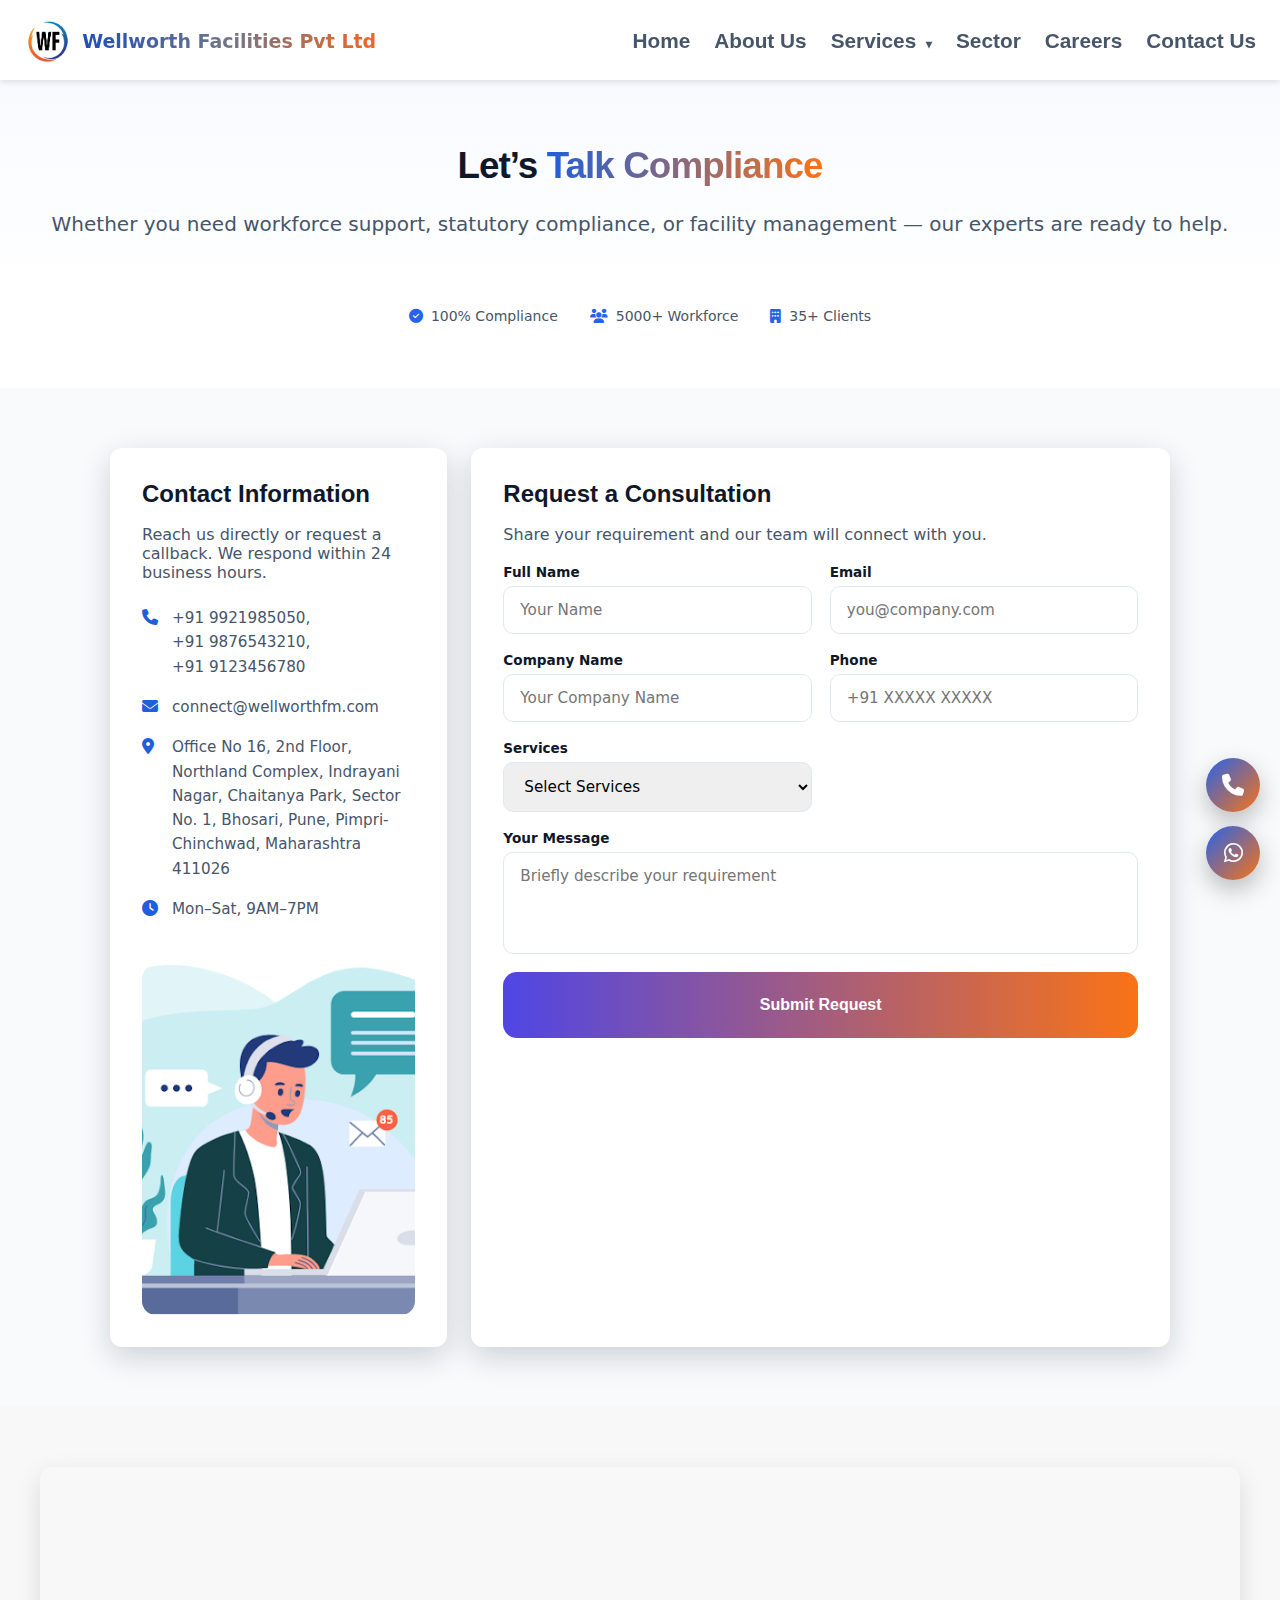
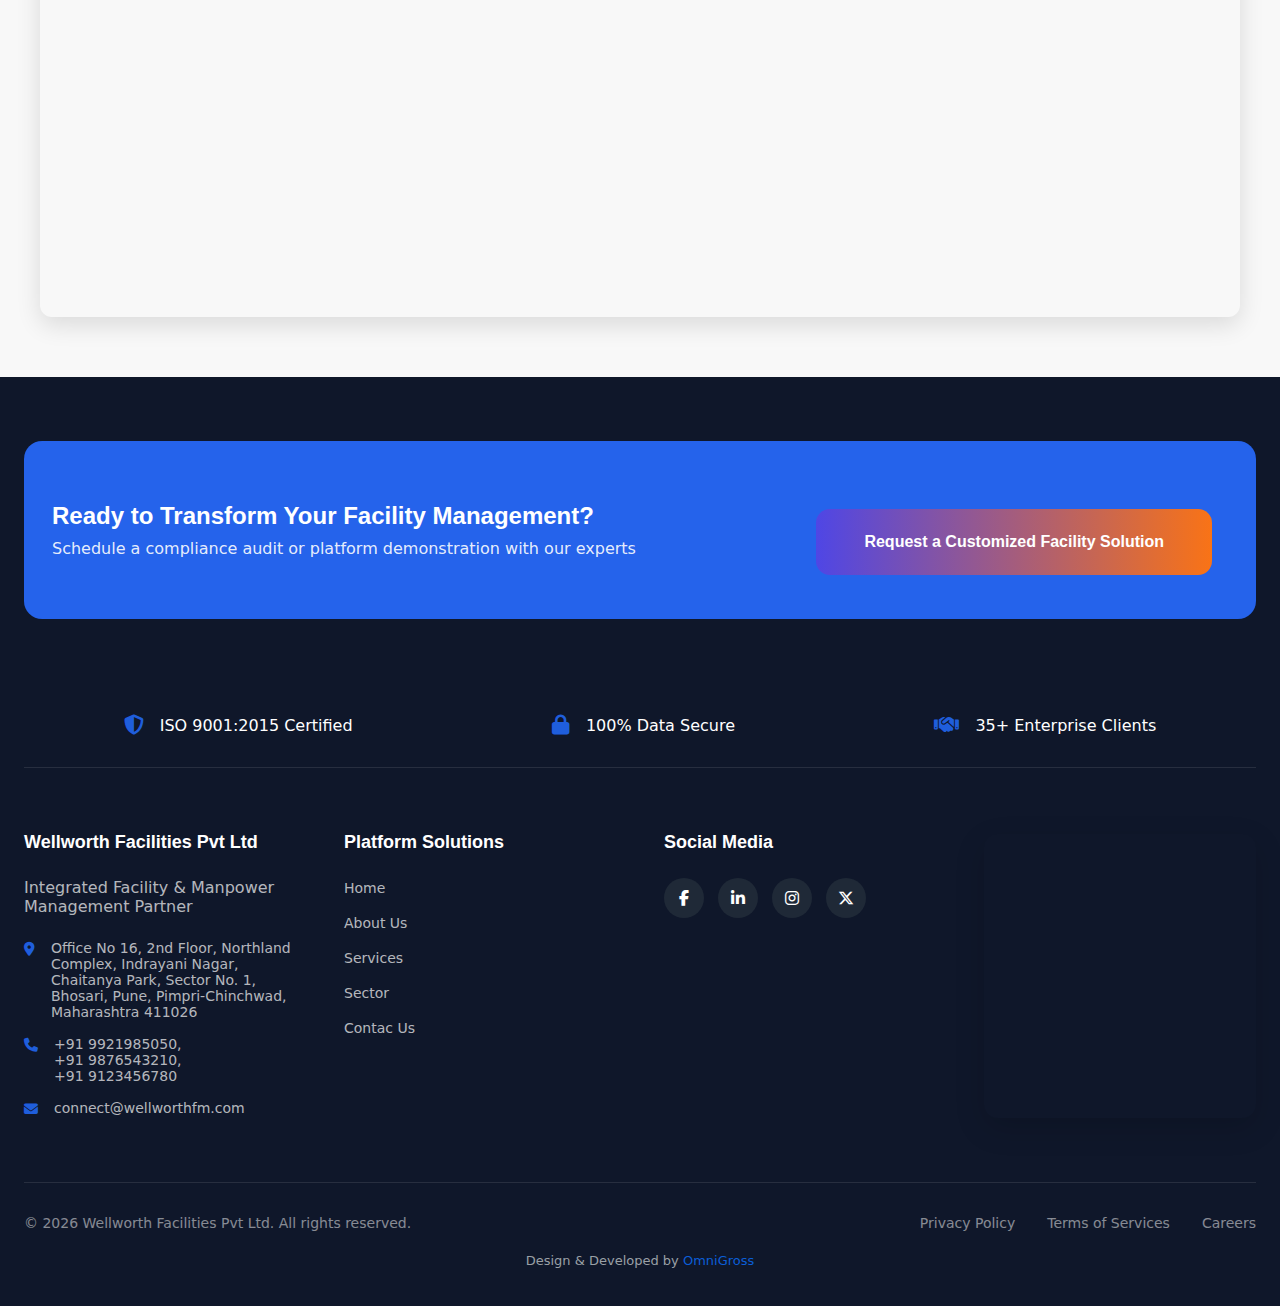
<file: contact.html>
<!DOCTYPE html>
<html lang="en">
<head>
    <meta charset="UTF-8">
    <meta name="viewport" content="width=device-width, initial-scale=1.0">
    <meta name="robots" content="noindex, nofollow">

    

<meta name="robots" content="index, follow">
<meta name="theme-color" content="#0b1c39">
<title>Wellworth | Contact Us</title>

<meta name="description" content="Short, clear description of your business, Services, or platform. Keep it under 160 characters for best SEO.">

<meta name="keywords" content="workforce management, compliance platform, staffing solutions, HR technology, managed workforce">
<meta name="author" content="Your Company Name">
<title>Your Website Name | Short Tagline</title>

<meta name="description" content="Short, clear description of your business, Services, or platform. Keep it under 160 characters for best SEO.">

<meta name="keywords" content="workforce management, compliance platform, staffing solutions, HR technology, managed workforce">
<meta name="author" content="Your Company Name">


<meta property="og:type" content="website">
<meta property="og:title" content="Your Website Name">
<meta property="og:description" content="Short description that appears when your site is shared.">
<meta property="og:url" content="https://www.yoursite.com">
<meta property="og:image" content="https://www.yoursite.com/assets/images/og-image.jpg">


<link rel="apple-touch-icon" sizes="180x180" href="favicon/apple-touch-icon.png">
<link rel="icon" type="image/png" sizes="32x32" href="faviconfavicon-32x32.png">
<link rel="icon" type="image/png" sizes="16x16" href="favicon/favicon-16x16.png">
<link rel="manifest" href="/site.webmanifest">




    <title>Wellworth Facilities | Integrated Facility & Manpower Management</title>
    <link rel="stylesheet" href="styles.css">
    <link rel="stylesheet" href="https://cdnjs.cloudflare.com/ajax/libs/font-awesome/6.4.0/css/all.min.css">
    <link rel="preconnect" href="https://fonts.googleapis.com">
    <link rel="preconnect" href="https://fonts.gstatic.com" crossorigin>
   <link rel="preconnect" href="https://fonts.googleapis.com">
<link rel="preconnect" href="https://fonts.gstatic.com" crossorigin>

<link href="https://fonts.googleapis.com/css2?family=Manrope:wght@600;700;800&family=Plus+Jakarta+Sans:wght@400;500;600&display=swap" rel="stylesheet">

    <link
  rel="stylesheet"
  href="https://cdnjs.cloudflare.com/ajax/libs/font-awesome/6.5.1/css/all.min.css"
/>

</head>
<body>
    <!-- Header -->
    <header class="header">
        <div class="container">
            <div class="header-content">
                <div class="logo">
  <a href="index.html">
    <img 
      src="assets/logo.png"
      alt="Wellworth Facilities Pvt Ltd Logo"
      class="logo-img"
    />
    <span class="logo-text">Wellworth Facilities Pvt Ltd</span>
  </a>
  
</div>

                
                <nav class="main-nav">
    <span class="nav-indicator"></span>
    <a href="index.html" class="nav-link">Home</a>
    <a href="about.html" class="nav-link ">About Us</a>

    
    <div class="nav-dropdown">
    <a href="service.html" class="nav-link dropdown-toggle">
      Services <span class="arrow">▾</span>
    </a>

    <div class="dropdown-menu">
      <a href="service-manpower.html">Manpower Services</a>
      <a href="service-facility-management.html">Facility Management Services</a>
      <a href="service-security.html">Security Services</a>
    </div>
  </div>
    <a href="sector.html" class="nav-link">Sector</a>
     <a href="careers.html" class="nav-link">Careers</a>
    <a href="#" class="nav-link">Contact Us</a>
    <!-- <a href="#" class="nav-link">Clients</a> -->
</nav>

                
                <!-- <div class="header-actions">
                    <button class="btn btn-secondary btn-small">Client Login</button>
                    <button class="btn btn-primary btn-small">Request Audit</button>
                </div> -->
                
                <button class="mobile-menu-btn">
                    <i class="fas fa-bars"></i>
                </button>
            </div>
        </div>

    </header>

   <!-- ===============================
     CONTACT HERO
================================ -->
<section class="section manpower-theme hero-center">
    <div class="container">
        <div class="grid-12">
            <div class="col-12 hero-content-center">
                <h1 class="hero-title">
                    Let’s <span>Talk Compliance</span>
                </h1>

                <p class="hero-subtitle">
                    Whether you need workforce support, statutory compliance,
                    or facility management — our experts are ready to help.
                </p>

                <div class="trust-badges center-badges">
                    <div class="badge">
                        <i class="fas fa-check-circle"></i> 100% Compliance
                    </div>
                    <div class="badge">
                        <i class="fas fa-users"></i> 5000+ Workforce
                    </div>
                    <div class="badge">
                        <i class="fas fa-building"></i> 35+ Clients
                    </div>
                </div>
            </div>
        </div>
    </div>
</section>


<!-- ===============================
     CONTACT EXPERIENCE (UNIQUE)
================================ -->
<section class="section bg-light">
    <div class="container">
        <div class="grid-12">

            <!-- LEFT INFO PANEL -->
            <div class="col-4">
                <div class="feature-card">
                    <h3>Contact Information</h3>
                    <p>
                        Reach us directly or request a callback.
                        We respond within 24 business hours.
                    </p>

                    <div class="contact-info mt-3">
                       <div class="contact-item-row">
    <i class="fas fa-phone"></i>
   <span>
        +91 9921985050,<br>
        +91 9876543210,<br>
        +91 9123456780
    </span>
   
</div>


<div class="contact-item-row">
    <i class="fas fa-envelope"></i>
    <span>connect@wellworthfm.com</span>
</div>

<div class="contact-item-row">
    <i class="fas fa-map-marker-alt"></i>
    <span>Office No 16, 2nd Floor, Northland Complex, Indrayani Nagar, Chaitanya Park, Sector No. 1, Bhosari, Pune, Pimpri-Chinchwad, Maharashtra 411026</span>
</div>

<div class="contact-item-row">
    <i class="fas fa-clock"></i>
    <span>Mon–Sat, 9AM–7PM</span>
</div>

<div class="contact-image">
                        <img src="assets/contact1.png"
                             alt="Office Interior">
                    </div>
                    </div>
                </div>

              
            </div>

            <!-- RIGHT FORM PANEL -->
        <div class="col-8">
      <div class="feature-card">
        <h3>Request a Consultation</h3>
        <p>Share your requirement and our team will connect with you.</p>

        <form class="contact-form" id="consultationForm" novalidate>

    <div class="form-grid">

        <div class="form-group">
            <label>Full Name</label>
            <input type="text" id="fullName" name="fullName" placeholder="Your Name">
            <small class="error-msg"></small>
        </div>

        <div class="form-group">
            <label>Email</label>
            <input type="email" id="email" name="email" placeholder="you@company.com">
            <small class="error-msg"></small>
        </div>

        <div class="form-group">
    <label>Company Name</label>
    <input type="text" id="company" name="company" placeholder="Your Company Name">
    <small class="error-msg"></small>
</div>


        <div class="form-group">
            <label>Phone</label>
            <input type="tel" id="phone" name="phone" placeholder="+91 XXXXX XXXXX">
            <small class="error-msg"></small>
        </div>

        <div class="form-group">
            <label>Services</label>
            <select id="services" name="service">

                <option value="">Select Services</option>
                <option>Manpower Services</option>
                <option>Facility Management Services</option>
                <option>Security Services</option>
                <option>Others</option>
            </select>
            <small class="error-msg"></small>
        </div>

        <div class="form-group full-width">
            <label>Your Message</label>
            <textarea id="message" name="message" rows="4"
                      placeholder="Briefly describe your requirement"></textarea>
            <small class="error-msg"></small>
        </div>

       <div class="form-group full-width">
    <button type="submit" class="btn btn-primary btn-large">
        Submit Request
    </button>
</div>


    </div>

</form>

    </div>
</div>

<div class="consult-thankyou-overlay" id="consultThankYouPopup">
  <div class="consult-thankyou-box">
    <div class="thankyou-icon">✅</div>
    <h2>Thank You!</h2>
    <p>Your request has been submitted successfully.</p>

    <button type="button"
            class="btn btn-primary"
            id="consultWhatsappBtn">
      Continue to WhatsApp
    </button>
  </div>
</div>


        </div>
    </div>
</section>
<section class="map-section">
  <div class="map-container">
    <iframe
      src="https://www.google.com/maps/embed?pb=!1m18!1m12!1m3!1d3780.602147197496!2d73.84551359999999!3d18.636956299999998!2m3!1f0!2f0!3f0!3m2!1i1024!2i768!4f13.1!3m3!1m2!1s0x3bc2c73e5fd4ce67%3A0xbbe75f93ebb64552!2sWellworth%20Facilities%20Pvt.%20Ltd.!5e0!3m2!1sen!2sin!4v1769697268291!5m2!1sen!2sin"
      allowfullscreen=""
      loading="lazy"
      referrerpolicy="no-referrer-when-downgrade">
    </iframe>
  </div>
</section>

<!-- Floating Call & WhatsApp -->
<div class="floating-contact">

  <!-- Call -->
  <a href="tel:+919921985050" class="floating-btn call-btn" aria-label="Call Us">
    <i class="fas fa-phone"></i>
  </a>

  <!-- WhatsApp -->
 <a href="https://wa.me/919921985050?text=Hello%20Wellworth%20Team,%20I%20would%20like%20to%20connect%20with%20you%20regarding%20your%20Services."
  target="_blank"
  class="floating-btn whatsapp-btn"
  aria-label="WhatsApp"
>
  <i class="fab fa-whatsapp"></i>
</a>


</div>

<!-- POPUP MODAL -->
<div class="modal-overlay" id="modalOverlay">
    <div class="modal-box">
        <button class="modal-close" id="closeModal">&times;</button>

        <h3 id="modalTitle">Request a Customized Facility Solution</h3>
        <p class="modal-subtitle">
            Get a site-specific, compliance-ready facility proposal,
Tailored manpower.
        </p>

        <form class="popup-form" id="popupForm" action="send-mail.php" method="POST">

    <input type="hidden" name="form_type" value="Compliance Audit">

    <div class="form-group">
        <label>Full Name</label>
        <input type="text" id="fullName" name="fullName" placeholder="Your Name">
        <small class="error-msg"></small>
    </div>

    <div class="form-group">
        <label>Email</label>
        <input type="email" id="email" name="email" placeholder="you@company.com">
        <small class="error-msg"></small>
    </div>

    <div class="form-group">
    <label>Company Name</label>
    <input type="text" id="company" name="company" placeholder="Your Company Name">
    <small class="error-msg"></small>
</div>


    <div class="form-group">
        <label>Phone</label>
        <input type="tel" id="phone" name="phone" placeholder="+91 XXXXX XXXXX">
            <small class="error-msg"></small>
    </div>

    <div class="form-group">
        <label>Services</label>
       <select id="service" name="service">
                <option value="">Select Services</option>
                <option>Manpower Services</option>
                <option>Facility Management Services</option>
                <option>Security Services</option>
                <option>other</option>
            </select>
            <small class="error-msg"></small>
    </div>

    <div class="form-group full-width">
            <label>Your Message</label>
            <textarea id="message" name="message" rows="4"
                      placeholder="Briefly describe your requirement"></textarea>
            <small class="error-msg"></small>
        </div>

    <button type="submit" class="btn btn-primary btn-large w-100">
        Submit Request
    </button>
</form>

    </div>
</div>
   

<div class="thankyou-overlay" id="thankYouPopup">
  <div class="thankyou-popup">
    <button type="button" class="thankyou-close" id="closeThankYouIcon" aria-label="Close popup">&times;</button>
    <div class="thankyou-icon">✅</div>
    <h2>Thank You!</h2>
    <p>Your request has been submitted successfully.</p>

    <button type="button"
            class="btn btn-primary"
            id="closeThankYouBtn">
      Get Instant Response on WhatsApp
    </button>
  </div>
</div>


     <!-- Final Conversion Footer -->
    <footer class="footer">
        <div class="container">
            <div class="conversion-bar">
  <div class="conversion-content">
    <h3>Ready to Transform Your Facility Management?</h3>
    <p>Schedule a compliance audit or platform demonstration with our experts</p>
  </div>

  <div class="conversion-actions">
    <button class="btn btn-secondary btn-large openAuditForm">
    Request a Customized Facility Solution
</button>

    <!-- <a href="https://wa.me/919921985050?text=Hello%20Wellworth%20Team,%20I%20would%20like%20to%20book%20a%20platform%20demo."
        target="_blank">
    <button class="btn btn-secondary btn-large">
    Book Platform Demo
    </button>
</a> -->
  </div>
</div>

            
            <div class="trust-bar">
                <div class="trust-item">
                    <i class="fas fa-shield-alt"></i>
                    <span>ISO 9001:2015 Certified</span>
                </div>
                <div class="trust-item">
                    <i class="fas fa-lock"></i>
                    <span>100% Data Secure</span>
                </div>
                <!-- <div class="trust-item">
                    <i class="fas fa-award"></i>
                    <span>Industry Awards 2023</span>
                </div> -->
                <div class="trust-item">
                    <i class="fas fa-handshake"></i>
                    <span>35+ Enterprise Clients</span>
                </div>
            </div>
            
            <div class="footer-grid">
                <div class="footer-col">
                    <h4>Wellworth Facilities Pvt Ltd</h4>
                    <p class="footer-text">Integrated Facility & Manpower Management Partner</p>
                    <div class="contact-info">
                        <div class="contact-item">
                            <i class="fas fa-map-marker-alt"></i>
                           <span>Office No 16, 2nd Floor, Northland Complex, Indrayani Nagar, Chaitanya Park, Sector No. 1, Bhosari, Pune, Pimpri-Chinchwad, Maharashtra 411026</span>
                        </div>
                        <div class="contact-item">
                            <i class="fas fa-phone"></i>
                           <span>
        +91 9921985050,<br>
        +91 9876543210,<br>
        +91 9123456780
    </span>
                        </div>
                        <div class="contact-item">
                            <i class="fas fa-envelope"></i>
                            <span>connect@wellworthfm.com</span>
                        </div>
                    </div>
                </div>
                
                <div class="footer-col">
                    <h4>Platform Solutions</h4>
                    <ul class="footer-links">
                        <li><a href="index.html">Home</a></li>
                        <li><a href="about.html">About Us</a></li>
                        <li><a href="service.html">Services</a></li>
                        <li><a href="sector.html">Sector</a></li>
                        <li><a href="contact.html">Contac Us</a></li>
                    </ul>
                </div>
                
               <div class="footer-col">
  <h4>Social Media</h4>

 <div class="footer-social-links">
    <a href="#" target="_blank" aria-label="Facebook">
      <i class="fab fa-facebook-f"></i>
    </a>

    <a href="#" target="_blank" aria-label="LinkedIn">
      <i class="fab fa-linkedin-in"></i>
    </a>

    <a href="#" target="_blank" aria-label="Instagram">
      <i class="fab fa-instagram"></i>
    </a>

    <a href="#" target="_blank" aria-label="Twitter">
      <i class="fab fa-x-twitter"></i>
    </a>
  </div>
</div>

                <div class="footer-map">
  <iframe
    src="https://www.google.com/maps/embed?pb=!1m18!1m12!1m3!1d3780.602147197496!2d73.8455136!3d18.6369563!2m3!1f0!2f0!3f0!3m2!1i1024!2i768!4f13.1!3m3!1m2!1s0x3bc2c73e5fd4ce67%3A0xbbe75f93ebb64552!2sWellworth%20Facilities%20Pvt.%20Ltd.!5e0!3m2!1sen!2sin!4v1769697268291"
    loading="lazy"
    referrerpolicy="no-referrer-when-downgrade"
    allowfullscreen>
  </iframe>
</div>
<!--                 
                <div class="footer-col">
                    <h4>Contact Placeholders</h4>
                    <div class="contact-placeholders">
                        <div class="contact-placeholder">
                            <div class="placeholder-label">Regional Office – Delhi NCR</div>
                            <div class="placeholder-text">+91 11 2345 6789</div>
                        </div>
                        <div class="contact-placeholder">
                            <div class="placeholder-label">Regional Office – Bangalore</div>
                            <div class="placeholder-text">+91 80 3456 7890</div>
                        </div>
                        <div class="contact-placeholder">
                            <div class="placeholder-label">Compliance Helpline</div>
                            <div class="placeholder-text">1800 123 4567 (Toll-Free)</div>
                        </div>
                    </div>
                </div> -->
            </div>
            
            <div class="footer-bottom">
                <div class="copyright">
                    © 2026 Wellworth Facilities Pvt Ltd. All rights reserved.
                </div>
                <div class="footer-links-bottom">
                    <a href="privacy-policy.html">Privacy Policy</a>
                    <a href="terms-of-service.html">Terms of Services</a>
                   <a href="careers.html">Careers</a>
                    <!-- <a href="#">Whistleblower Policy</a> -->
                </div>
            </div>
           <span class="footer-credit">
    Design &amp; Developed by <a href="https://omnigross.in/" class="credit-link">OmniGross</a>
</span>
<br>
<br>


        </div>
    </footer>

    <script src="main.js"></script>
</body>
</html>
</file>
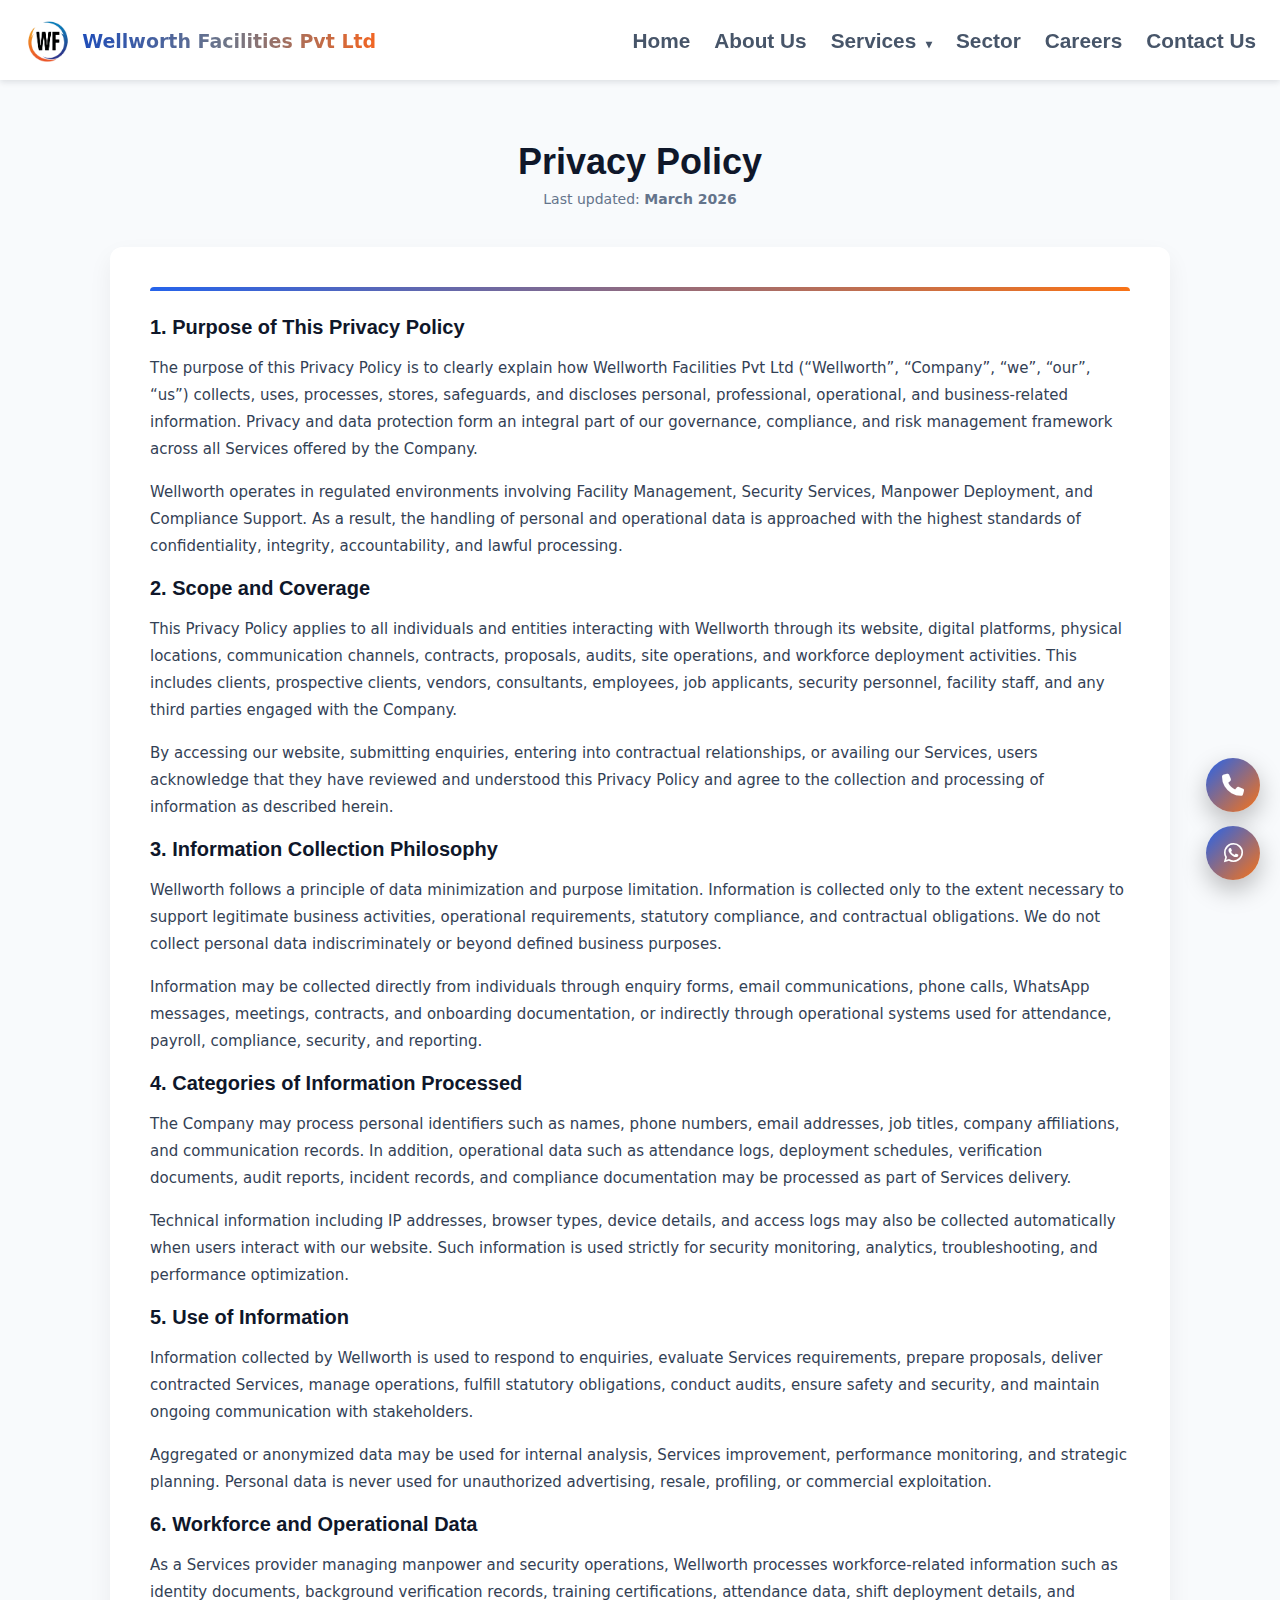
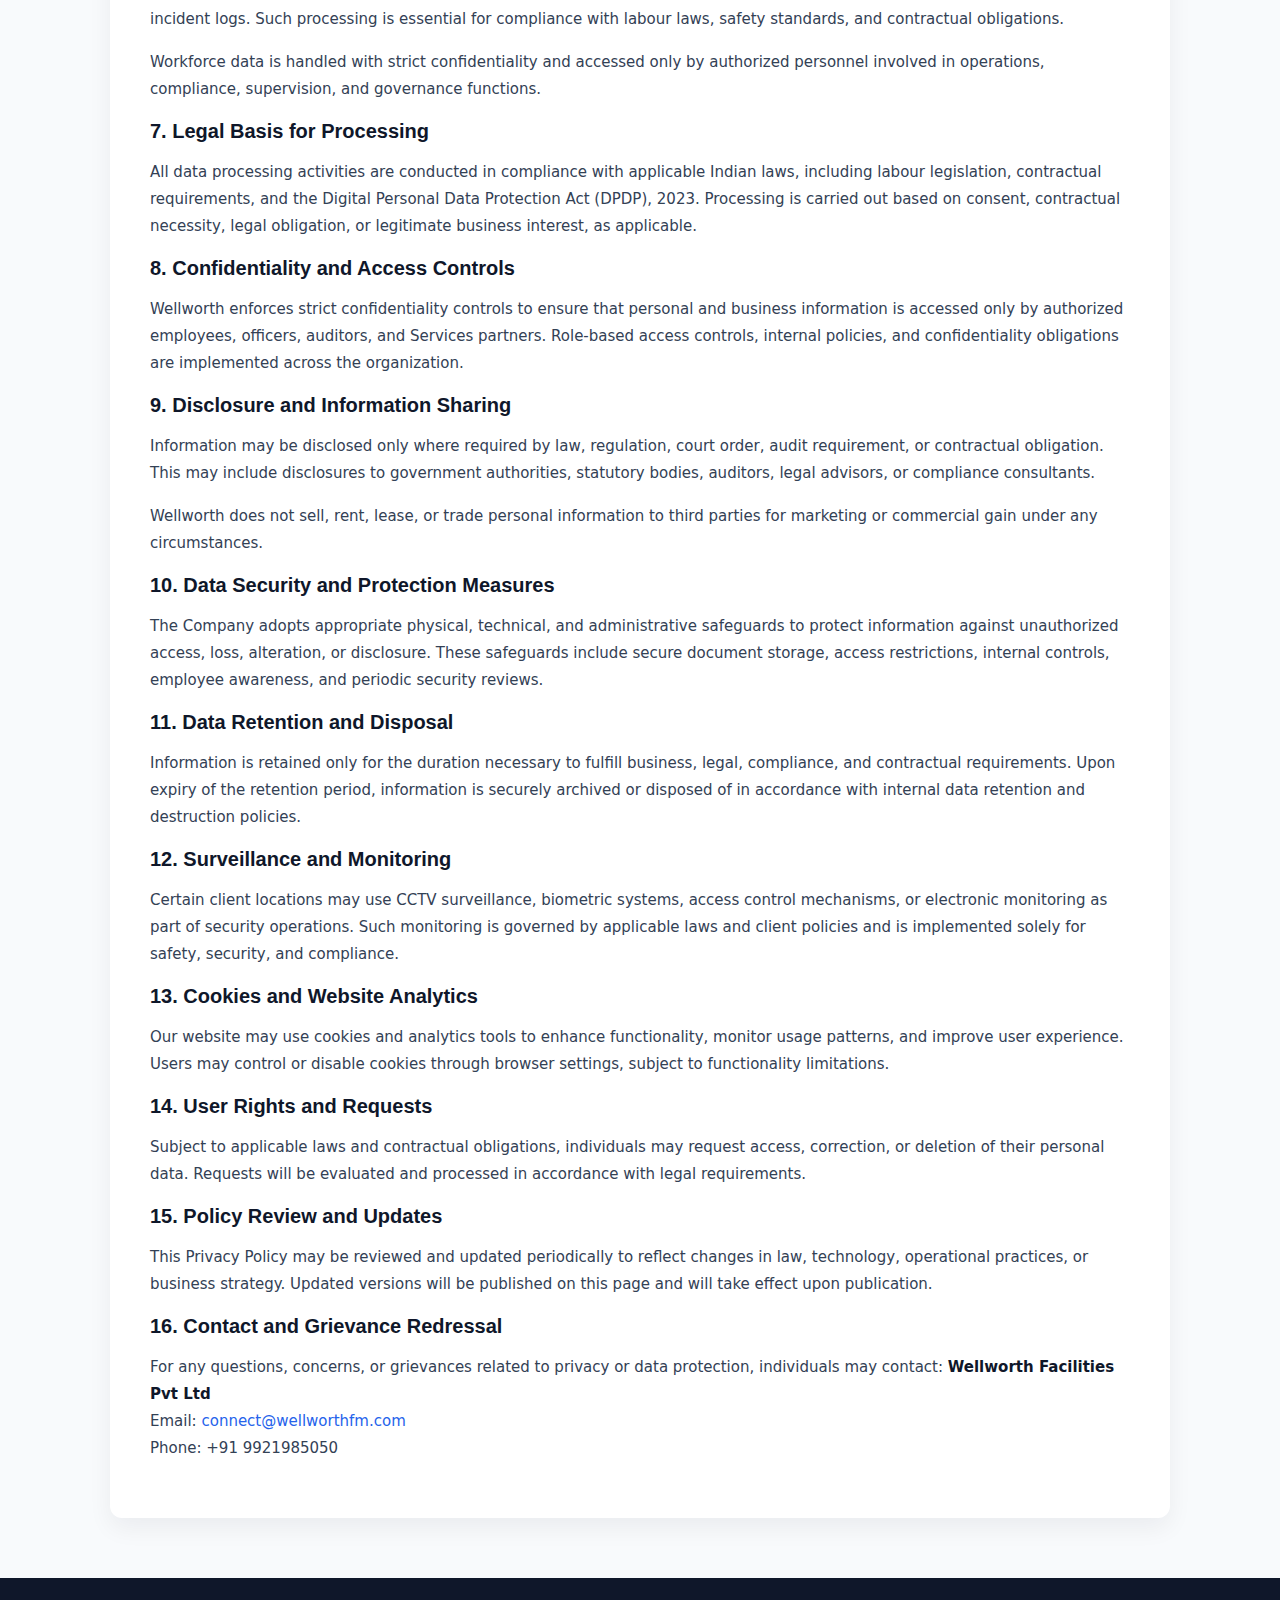
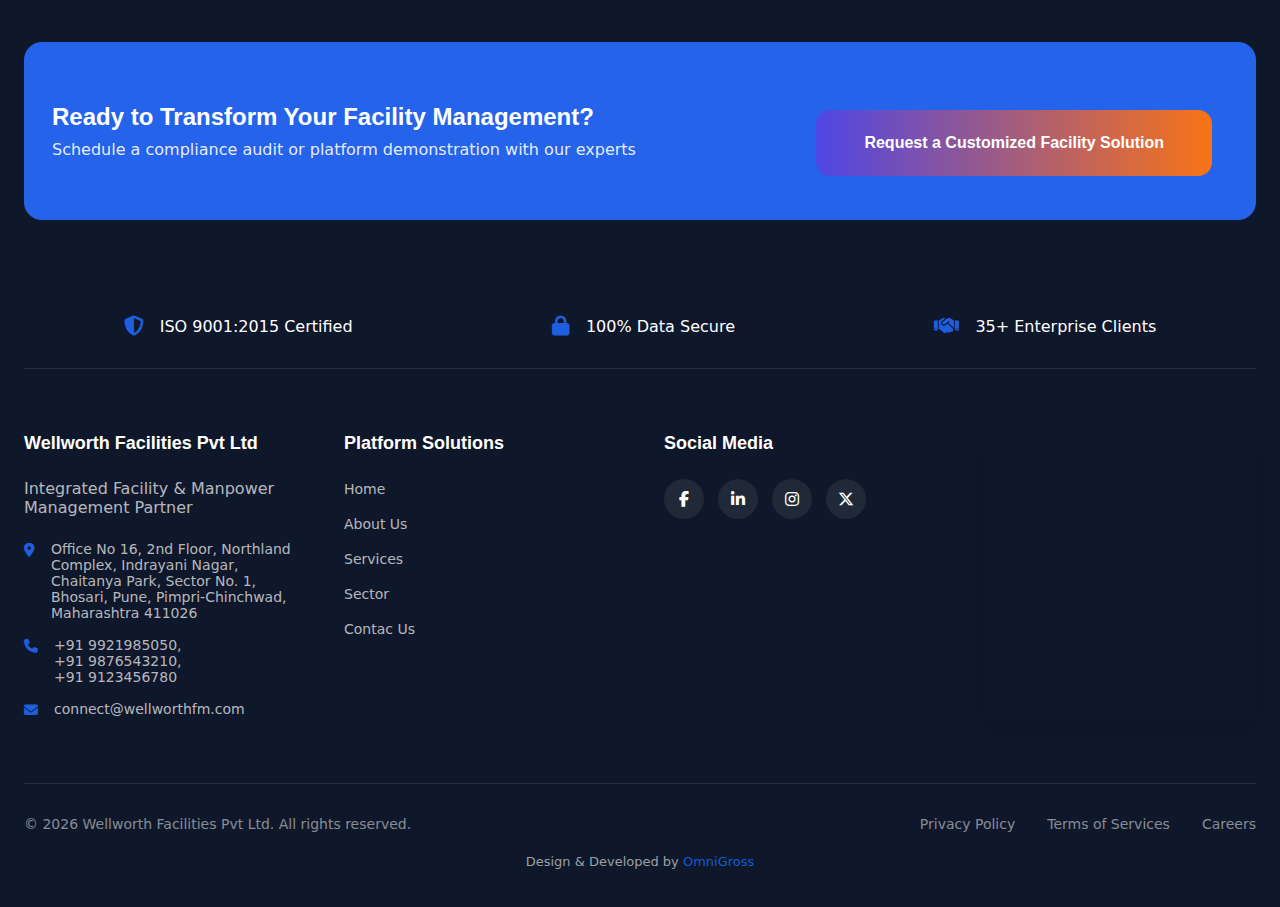
<file: privacy-policy.html>
<!DOCTYPE html>
<html lang="en">
<head>
    <meta charset="UTF-8">
    <meta name="viewport" content="width=device-width, initial-scale=1.0">
    <meta name="robots" content="noindex, nofollow">

    

<meta name="robots" content="index, follow">
<meta name="theme-color" content="#0b1c39">
<title>Wellworth | Privacy Policy</title>

<meta name="description" content="Short, clear description of your business, Services, or platform. Keep it under 160 characters for best SEO.">

<meta name="keywords" content="workforce management, compliance platform, staffing solutions, HR technology, managed workforce">
<meta name="author" content="Your Company Name">
<title>Your Website Name | Short Tagline</title>

<meta name="description" content="Short, clear description of your business, Services, or platform. Keep it under 160 characters for best SEO.">

<meta name="keywords" content="workforce management, compliance platform, staffing solutions, HR technology, managed workforce">
<meta name="author" content="Your Company Name">


<meta property="og:type" content="website">
<meta property="og:title" content="Your Website Name">
<meta property="og:description" content="Short description that appears when your site is shared.">
<meta property="og:url" content="https://www.yoursite.com">
<meta property="og:image" content="https://www.yoursite.com/assets/images/og-image.jpg">


<link rel="apple-touch-icon" sizes="180x180" href="favicon/apple-touch-icon.png">
<link rel="icon" type="image/png" sizes="32x32" href="faviconfavicon-32x32.png">
<link rel="icon" type="image/png" sizes="16x16" href="favicon/favicon-16x16.png">
<link rel="manifest" href="/site.webmanifest">




    <title>Wellworth Facilities | Integrated Facility & Manpower Management</title>
    <link rel="stylesheet" href="styles.css">
    <link rel="stylesheet" href="https://cdnjs.cloudflare.com/ajax/libs/font-awesome/6.4.0/css/all.min.css">
    <link rel="preconnect" href="https://fonts.googleapis.com">
    <link rel="preconnect" href="https://fonts.gstatic.com" crossorigin>
   <link rel="preconnect" href="https://fonts.googleapis.com">
<link rel="preconnect" href="https://fonts.gstatic.com" crossorigin>

<link href="https://fonts.googleapis.com/css2?family=Manrope:wght@600;700;800&family=Plus+Jakarta+Sans:wght@400;500;600&display=swap" rel="stylesheet">

    <link
  rel="stylesheet"
  href="https://cdnjs.cloudflare.com/ajax/libs/font-awesome/6.5.1/css/all.min.css"
/>

</head>
<body>
    <!-- Header -->
    <header class="header">
        <div class="container">
            <div class="header-content">
                <div class="logo">
  <a href="index.html">
    <img 
      src="assets/logo.png"
      alt="Wellworth Facilities Pvt Ltd Logo"
      class="logo-img"
    />
    <span class="logo-text">Wellworth Facilities Pvt Ltd</span>
  </a>
  
</div>

                
                <nav class="main-nav">
    <span class="nav-indicator"></span>
    <a href="index.html" class="nav-link">Home</a>
    <a href="about.html" class="nav-link ">About Us</a>
    <div class="nav-dropdown">
    <a href="service.html" class="nav-link dropdown-toggle">
      Services <span class="arrow">▾</span>
    </a>

    <div class="dropdown-menu">
      <a href="service-manpower.html">Manpower Services</a>
      <a href="service-facility-management.html">Facility Management Services</a>
      <a href="service-security.html">Security Services</a>
    </div>
  </div>
    <a href="sector.html" class="nav-link">Sector</a>
      <a href="careers.html" class="nav-link">Careers</a>
    <a href="contact.html" class="nav-link">Contact Us</a>
    <!-- <a href="#" class="nav-link">Clients</a> -->
</nav>

                
                <!-- <div class="header-actions">
                    <button class="btn btn-secondary btn-small">Client Login</button>
                    <button class="btn btn-primary btn-small">Request Audit</button>
                </div> -->
                
                <button class="mobile-menu-btn">
                    <i class="fas fa-bars"></i>
                </button>
            </div>
        </div>

    </header>


<section class="section bg-light">
  <div class="container">

    <div class="section-header">
      <h1>Privacy Policy</h1>
      <p>Last updated: <strong>March 2026</strong></p>
    </div>

    <div class="content-area legal-content">

  <h4>1. Purpose of This Privacy Policy</h4>
  <p>
    The purpose of this Privacy Policy is to clearly explain how Wellworth
    Facilities Pvt Ltd (“Wellworth”, “Company”, “we”, “our”, “us”) collects,
    uses, processes, stores, safeguards, and discloses personal, professional,
    operational, and business-related information. Privacy and data protection
    form an integral part of our governance, compliance, and risk management
    framework across all Services offered by the Company.
  </p>

  <p>
    Wellworth operates in regulated environments involving Facility Management,
    Security Services, Manpower Deployment, and Compliance Support. As a result,
    the handling of personal and operational data is approached with the highest
    standards of confidentiality, integrity, accountability, and lawful
    processing.
  </p>

  <h4>2. Scope and Coverage</h4>
  <p>
    This Privacy Policy applies to all individuals and entities interacting with
    Wellworth through its website, digital platforms, physical locations,
    communication channels, contracts, proposals, audits, site operations, and
    workforce deployment activities. This includes clients, prospective clients,
    vendors, consultants, employees, job applicants, security personnel,
    facility staff, and any third parties engaged with the Company.
  </p>

  <p>
    By accessing our website, submitting enquiries, entering into contractual
    relationships, or availing our Services, users acknowledge that they have
    reviewed and understood this Privacy Policy and agree to the collection and
    processing of information as described herein.
  </p>

  <h4>3. Information Collection Philosophy</h4>
  <p>
    Wellworth follows a principle of data minimization and purpose limitation.
    Information is collected only to the extent necessary to support legitimate
    business activities, operational requirements, statutory compliance, and
    contractual obligations. We do not collect personal data indiscriminately
    or beyond defined business purposes.
  </p>

  <p>
    Information may be collected directly from individuals through enquiry
    forms, email communications, phone calls, WhatsApp messages, meetings,
    contracts, and onboarding documentation, or indirectly through operational
    systems used for attendance, payroll, compliance, security, and reporting.
  </p>

  <h4>4. Categories of Information Processed</h4>
  <p>
    The Company may process personal identifiers such as names, phone numbers,
    email addresses, job titles, company affiliations, and communication records.
    In addition, operational data such as attendance logs, deployment schedules,
    verification documents, audit reports, incident records, and compliance
    documentation may be processed as part of Services delivery.
  </p>

  <p>
    Technical information including IP addresses, browser types, device details,
    and access logs may also be collected automatically when users interact with
    our website. Such information is used strictly for security monitoring,
    analytics, troubleshooting, and performance optimization.
  </p>

  <h4>5. Use of Information</h4>
  <p>
    Information collected by Wellworth is used to respond to enquiries, evaluate
    Services requirements, prepare proposals, deliver contracted Services, manage
    operations, fulfill statutory obligations, conduct audits, ensure safety and
    security, and maintain ongoing communication with stakeholders.
  </p>

  <p>
    Aggregated or anonymized data may be used for internal analysis, Services
    improvement, performance monitoring, and strategic planning. Personal data
    is never used for unauthorized advertising, resale, profiling, or
    commercial exploitation.
  </p>

  <h4>6. Workforce and Operational Data</h4>
  <p>
    As a Services provider managing manpower and security operations, Wellworth
    processes workforce-related information such as identity documents,
    background verification records, training certifications, attendance data,
    shift deployment details, and incident logs. Such processing is essential
    for compliance with labour laws, safety standards, and contractual
    obligations.
  </p>

  <p>
    Workforce data is handled with strict confidentiality and accessed only by
    authorized personnel involved in operations, compliance, supervision, and
    governance functions.
  </p>

  <h4>7. Legal Basis for Processing</h4>
  <p>
    All data processing activities are conducted in compliance with applicable
    Indian laws, including labour legislation, contractual requirements, and
    the Digital Personal Data Protection Act (DPDP), 2023. Processing is carried
    out based on consent, contractual necessity, legal obligation, or legitimate
    business interest, as applicable.
  </p>

  <h4>8. Confidentiality and Access Controls</h4>
  <p>
    Wellworth enforces strict confidentiality controls to ensure that personal
    and business information is accessed only by authorized employees, officers,
    auditors, and Services partners. Role-based access controls, internal policies,
    and confidentiality obligations are implemented across the organization.
  </p>

  <h4>9. Disclosure and Information Sharing</h4>
  <p>
    Information may be disclosed only where required by law, regulation, court
    order, audit requirement, or contractual obligation. This may include
    disclosures to government authorities, statutory bodies, auditors, legal
    advisors, or compliance consultants.
  </p>

  <p>
    Wellworth does not sell, rent, lease, or trade personal information to third
    parties for marketing or commercial gain under any circumstances.
  </p>

  <h4>10. Data Security and Protection Measures</h4>
  <p>
    The Company adopts appropriate physical, technical, and administrative
    safeguards to protect information against unauthorized access, loss,
    alteration, or disclosure. These safeguards include secure document storage,
    access restrictions, internal controls, employee awareness, and periodic
    security reviews.
  </p>

  <h4>11. Data Retention and Disposal</h4>
  <p>
    Information is retained only for the duration necessary to fulfill business,
    legal, compliance, and contractual requirements. Upon expiry of the
    retention period, information is securely archived or disposed of in
    accordance with internal data retention and destruction policies.
  </p>

  <h4>12. Surveillance and Monitoring</h4>
  <p>
    Certain client locations may use CCTV surveillance, biometric systems,
    access control mechanisms, or electronic monitoring as part of security
    operations. Such monitoring is governed by applicable laws and client
    policies and is implemented solely for safety, security, and compliance.
  </p>

  <h4>13. Cookies and Website Analytics</h4>
  <p>
    Our website may use cookies and analytics tools to enhance functionality,
    monitor usage patterns, and improve user experience. Users may control or
    disable cookies through browser settings, subject to functionality
    limitations.
  </p>

  <h4>14. User Rights and Requests</h4>
  <p>
    Subject to applicable laws and contractual obligations, individuals may
    request access, correction, or deletion of their personal data. Requests
    will be evaluated and processed in accordance with legal requirements.
  </p>

  <h4>15. Policy Review and Updates</h4>
  <p>
    This Privacy Policy may be reviewed and updated periodically to reflect
    changes in law, technology, operational practices, or business strategy.
    Updated versions will be published on this page and will take effect upon
    publication.
  </p>

  <h4>16. Contact and Grievance Redressal</h4>
  <p>
    For any questions, concerns, or grievances related to privacy or data
    protection, individuals may contact:
     <strong>Wellworth Facilities Pvt Ltd</strong><br>
        Email: <a href="mailto:connect@wellworthfm.com">
        connect@wellworthfm.com</a><br>
        Phone: +91 9921985050
  </p>

</div>



  </div>
</section>

   <!-- POPUP MODAL -->
<div class="modal-overlay" id="modalOverlay">
    <div class="modal-box">
        <button class="modal-close" id="closeModal">&times;</button>

        <h3 id="modalTitle">Request a Customized Facility Solution</h3>
        <p class="modal-subtitle">
            Get a site-specific, compliance-ready facility proposal,
Tailored manpower.
        </p>

        <form class="popup-form" id="popupForm" action="send-mail.php" method="POST">

    <input type="hidden" name="form_type" value="Compliance Audit">

    <div class="form-group">
        <label>Full Name</label>
        <input type="text" id="fullName" name="fullName" placeholder="Your Name">
        <small class="error-msg"></small>
    </div>

    <div class="form-group">
        <label>Email</label>
        <input type="email" id="email" name="email" placeholder="you@company.com">
        <small class="error-msg"></small>
    </div>

    <div class="form-group">
    <label>Company Name</label>
    <input type="text" id="company" name="company" placeholder="Your Company Name">
    <small class="error-msg"></small>
</div>


    <div class="form-group">
        <label>Phone</label>
        <input type="tel" id="phone" name="phone" placeholder="+91 XXXXX XXXXX">
            <small class="error-msg"></small>
    </div>

    <div class="form-group">
        <label>Services</label>
       <select id="service" name="service">
                <option value="">Select Services</option>
                <option>Manpower Services</option>
                <option>Facility Management Services</option>
                <option>Security Services</option>
                <option>other</option>
            </select>
            <small class="error-msg"></small>
    </div>

    <div class="form-group full-width">
            <label>Your Message</label>
            <textarea id="message" name="message" rows="4"
                      placeholder="Briefly describe your requirement"></textarea>
            <small class="error-msg"></small>
        </div>

    <button type="submit" class="btn btn-primary btn-large w-100">
        Submit Request
    </button>
</form>

    </div>
</div>

<div class="thankyou-overlay" id="thankYouPopup">
  <div class="thankyou-popup">
    <button type="button" class="thankyou-close" id="closeThankYouIcon" aria-label="Close popup">&times;</button>
    <div class="thankyou-icon">✅</div>
    <h2>Thank You!</h2>
    <p>Your request has been submitted successfully.</p>

    <button type="button"
            class="btn btn-primary"
            id="closeThankYouBtn">
      Get Instant Response on WhatsApp
    </button>
  </div>
</div>

    <!-- Floating Call & WhatsApp -->
<div class="floating-contact">

  <!-- Call -->
  <a href="tel:+919921985050" class="floating-btn call-btn" aria-label="Call Us">
    <i class="fas fa-phone"></i>
  </a>

  <!-- WhatsApp -->
 <a
  href="https://wa.me/919921985050?text=Hello%20Wellworth%20Team,%20I%20would%20like%20to%20connect%20with%20you%20regarding%20your%20Services."
  target="_blank"
  class="floating-btn whatsapp-btn"
  aria-label="WhatsApp"
>
  <i class="fab fa-whatsapp"></i>
</a>


</div>

       <!-- Final Conversion Footer -->
    <footer class="footer">
        <div class="container">
            <div class="conversion-bar">
  <div class="conversion-content">
    <h3>Ready to Transform Your Facility Management?</h3>
    <p>Schedule a compliance audit or platform demonstration with our experts</p>
  </div>

  <div class="conversion-actions">
   <button class="btn btn-secondary btn-large openAuditForm">
    Request a Customized Facility Solution
</button>

    <!-- <a href="https://wa.me/919921985050?text=Hello%20Wellworth%20Team,%20I%20would%20like%20to%20book%20a%20platform%20demo."
        target="_blank">
    <button class="btn btn-secondary btn-large">
    Book Platform Demo
    </button>
</a> -->
  </div>
</div>

            
            <div class="trust-bar">
                <div class="trust-item">
                    <i class="fas fa-shield-alt"></i>
                    <span>ISO 9001:2015 Certified</span>
                </div>
                <div class="trust-item">
                    <i class="fas fa-lock"></i>
                    <span>100% Data Secure</span>
                </div>
                <!-- <div class="trust-item">
                    <i class="fas fa-award"></i>
                    <span>Industry Awards 2023</span>
                </div> -->
                <div class="trust-item">
                    <i class="fas fa-handshake"></i>
                    <span>35+ Enterprise Clients</span>
                </div>
            </div>
            
            <div class="footer-grid">
                <div class="footer-col">
                    <h4>Wellworth Facilities Pvt Ltd</h4>
                    <p class="footer-text">Integrated Facility & Manpower Management Partner</p>
                    <div class="contact-info">
                        <div class="contact-item">
                            <i class="fas fa-map-marker-alt"></i>
                           <span>Office No 16, 2nd Floor, Northland Complex, Indrayani Nagar, Chaitanya Park, Sector No. 1, Bhosari, Pune, Pimpri-Chinchwad, Maharashtra 411026</span>
                        </div>
                        <div class="contact-item">
                            <i class="fas fa-phone"></i>
                           <span>
        +91 9921985050,<br>
        +91 9876543210,<br>
        +91 9123456780
    </span>
                        </div>
                        <div class="contact-item">
                            <i class="fas fa-envelope"></i>
                            <span>connect@wellworthfm.com</span>
                        </div>
                    </div>
                </div>
                
                <div class="footer-col">
                    <h4>Platform Solutions</h4>
                    <ul class="footer-links">
                        <li><a href="index.html">Home</a></li>
                        <li><a href="about.html">About Us</a></li>
                        <li><a href="service.html">Services</a></li>
                        <li><a href="sector.html">Sector</a></li>
                        <li><a href="contact.html">Contac Us</a></li>
                    </ul>
                </div>
                
                <div class="footer-col">
  <h4>Social Media</h4>

 <div class="footer-social-links">
    <a href="#" target="_blank" aria-label="Facebook">
      <i class="fab fa-facebook-f"></i>
    </a>

    <a href="#" target="_blank" aria-label="LinkedIn">
      <i class="fab fa-linkedin-in"></i>
    </a>

    <a href="#" target="_blank" aria-label="Instagram">
      <i class="fab fa-instagram"></i>
    </a>

    <a href="#" target="_blank" aria-label="Twitter">
      <i class="fab fa-x-twitter"></i>
    </a>
  </div>
</div>
                <div class="footer-map">
  <iframe
    src="https://www.google.com/maps/embed?pb=!1m18!1m12!1m3!1d3780.602147197496!2d73.8455136!3d18.6369563!2m3!1f0!2f0!3f0!3m2!1i1024!2i768!4f13.1!3m3!1m2!1s0x3bc2c73e5fd4ce67%3A0xbbe75f93ebb64552!2sWellworth%20Facilities%20Pvt.%20Ltd.!5e0!3m2!1sen!2sin!4v1769697268291"
    loading="lazy"
    referrerpolicy="no-referrer-when-downgrade"
    allowfullscreen>
  </iframe>
</div>
<!--                 
                <div class="footer-col">
                    <h4>Contact Placeholders</h4>
                    <div class="contact-placeholders">
                        <div class="contact-placeholder">
                            <div class="placeholder-label">Regional Office – Delhi NCR</div>
                            <div class="placeholder-text">+91 11 2345 6789</div>
                        </div>
                        <div class="contact-placeholder">
                            <div class="placeholder-label">Regional Office – Bangalore</div>
                            <div class="placeholder-text">+91 80 3456 7890</div>
                        </div>
                        <div class="contact-placeholder">
                            <div class="placeholder-label">Compliance Helpline</div>
                            <div class="placeholder-text">1800 123 4567 (Toll-Free)</div>
                        </div>
                    </div>
                </div> -->
            </div>
            
            <div class="footer-bottom">
                <div class="copyright">
                    © 2026 Wellworth Facilities Pvt Ltd. All rights reserved.
                </div>
                <div class="footer-links-bottom">
                    <a href="privacy-policy.html">Privacy Policy</a>
                    <a href="terms-of-service.html">Terms of Services</a>
                    <a href="careers.html">Careers</a>
                    <!-- <a href="#">Whistleblower Policy</a> -->
                </div>
            </div>
           <span class="footer-credit">
    Design &amp; Developed by <a href="https://omnigross.in/" class="credit-link">OmniGross</a>
</span>
<br>
<br>


        </div>
    </footer>

    <script src="main.js"></script>
</body>
</html>
</file>
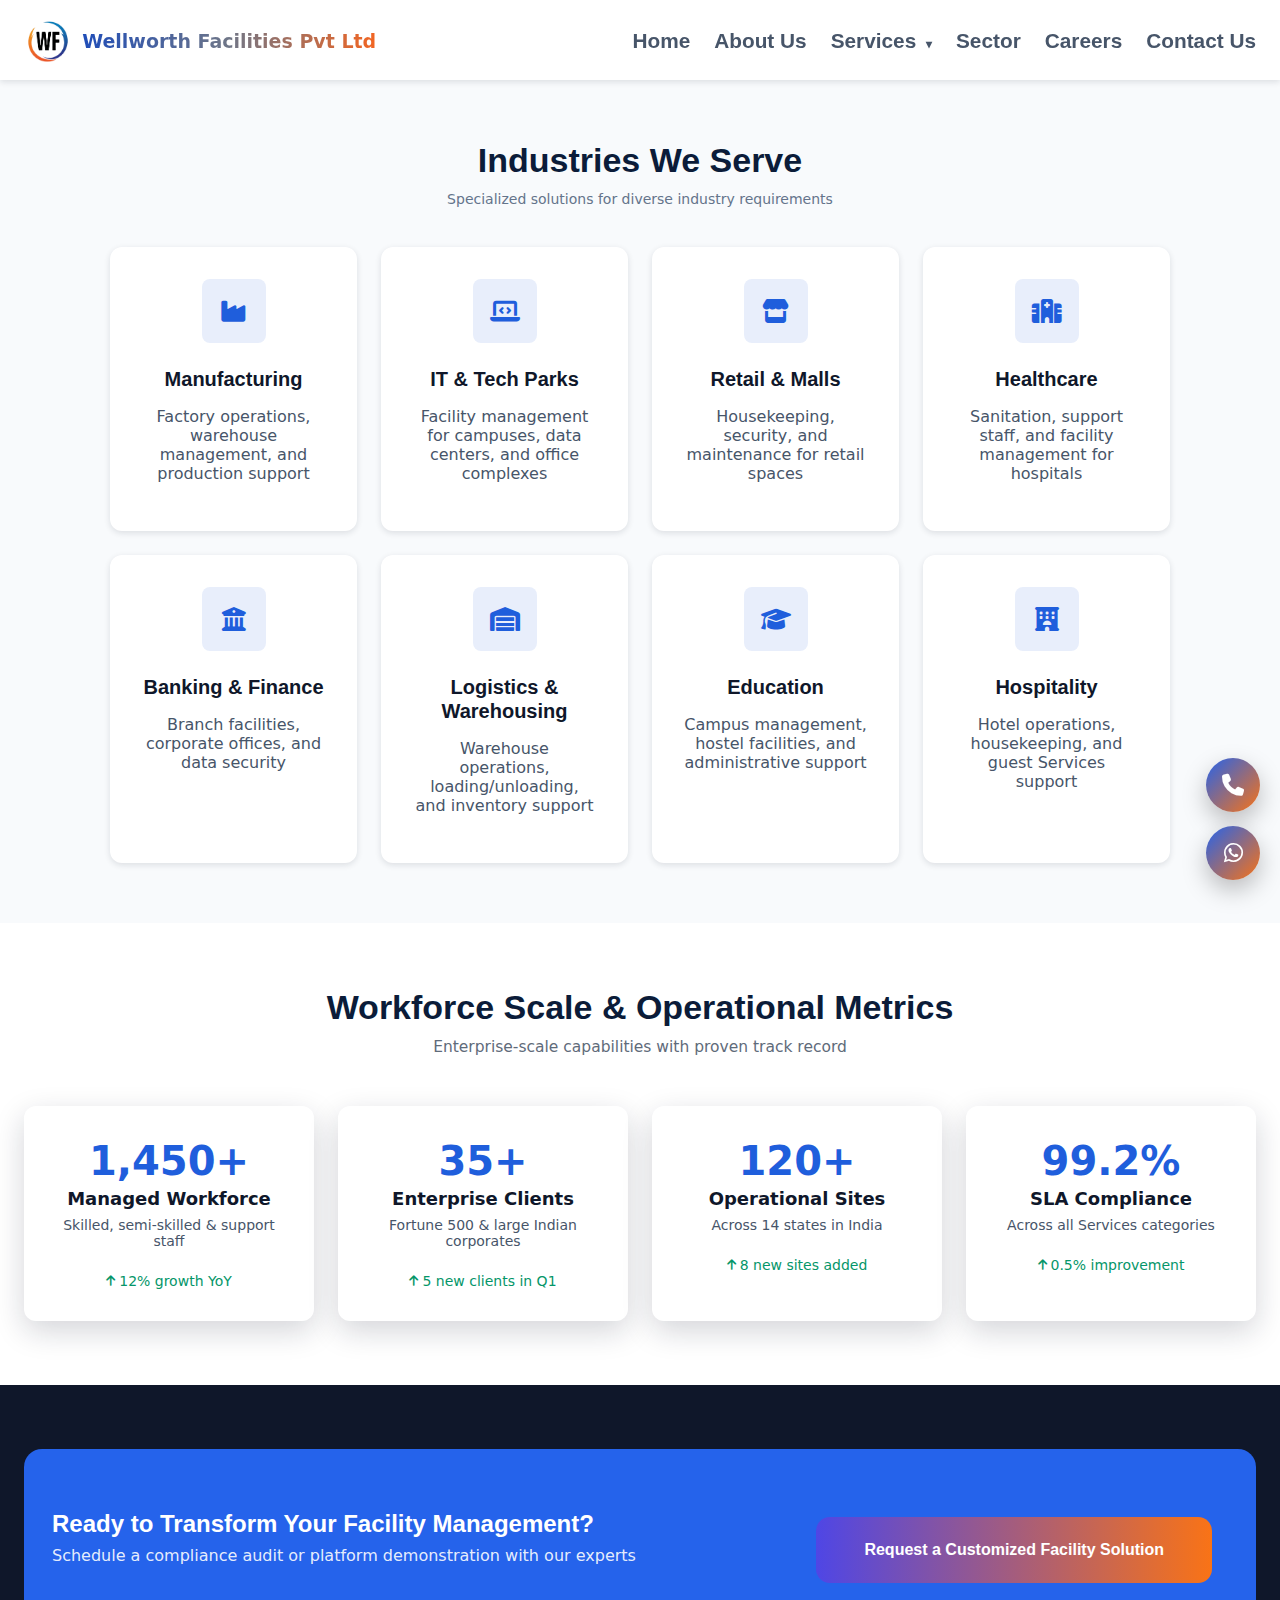
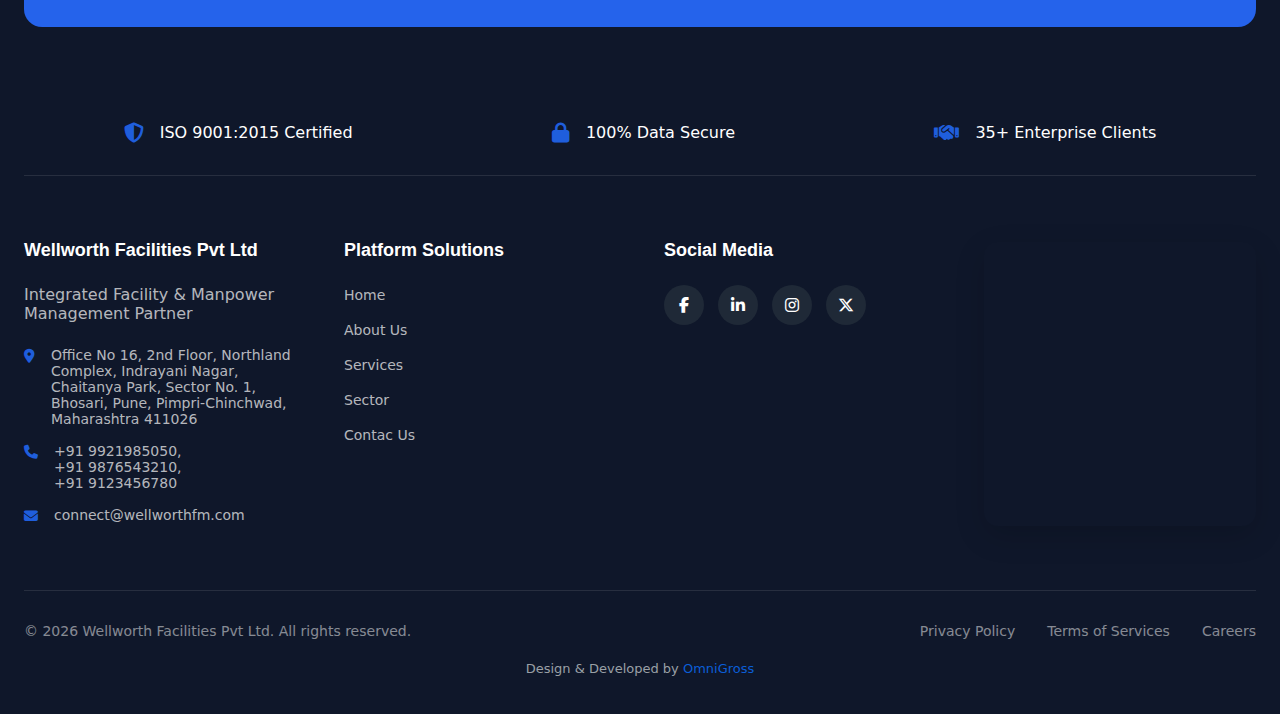
<file: sector.html>
<!DOCTYPE html>
<html lang="en">
<head>
    <meta charset="UTF-8">
    <meta name="viewport" content="width=device-width, initial-scale=1.0">
    <meta name="robots" content="noindex, nofollow">

    

<meta name="robots" content="index, follow">
<meta name="theme-color" content="#0b1c39">
<title>Wellworth | Sector</title>

<meta name="description" content="Short, clear description of your business, Services, or platform. Keep it under 160 characters for best SEO.">

<meta name="keywords" content="workforce management, compliance platform, staffing solutions, HR technology, managed workforce">
<meta name="author" content="Your Company Name">
<title>Wellworth | Sector</title>

<meta name="description" content="Short, clear description of your business, Services, or platform. Keep it under 160 characters for best SEO.">

<meta name="keywords" content="workforce management, compliance platform, staffing solutions, HR technology, managed workforce">
<meta name="author" content="Your Company Name">


<meta property="og:type" content="website">
<meta property="og:title" content="Your Website Name">
<meta property="og:description" content="Short description that appears when your site is shared.">
<meta property="og:url" content="https://www.yoursite.com">
<meta property="og:image" content="https://www.yoursite.com/assets/images/og-image.jpg">


<link rel="apple-touch-icon" sizes="180x180" href="favicon/apple-touch-icon.png">
<link rel="icon" type="image/png" sizes="32x32" href="faviconfavicon-32x32.png">
<link rel="icon" type="image/png" sizes="16x16" href="favicon/favicon-16x16.png">
<link rel="manifest" href="/site.webmanifest">




    <title>Wellworth Facilities | Integrated Facility & Manpower Management</title>
    <link rel="stylesheet" href="styles.css">
    <link rel="stylesheet" href="https://cdnjs.cloudflare.com/ajax/libs/font-awesome/6.4.0/css/all.min.css">
    <link rel="preconnect" href="https://fonts.googleapis.com">
    <link rel="preconnect" href="https://fonts.gstatic.com" crossorigin>
   <link rel="preconnect" href="https://fonts.googleapis.com">
<link rel="preconnect" href="https://fonts.gstatic.com" crossorigin>

<link href="https://fonts.googleapis.com/css2?family=Manrope:wght@600;700;800&family=Plus+Jakarta+Sans:wght@400;500;600&display=swap" rel="stylesheet">

    <link
  rel="stylesheet"
  href="https://cdnjs.cloudflare.com/ajax/libs/font-awesome/6.5.1/css/all.min.css"
/>

</head>
<body>
    <!-- Header -->
    <header class="header">
        <div class="container">
            <div class="header-content">
               <div class="logo">
  <a href="index.html">
    <img 
      src="assets/logo.png"
      alt="Wellworth Facilities Pvt Ltd Logo"
      class="logo-img"
    />
    <span class="logo-text">Wellworth Facilities Pvt Ltd</span>
  </a>
  
</div>
                
                <nav class="main-nav">
    <span class="nav-indicator"></span>
    <a href="index.html" class="nav-link">Home</a>
    <a href="about.html" class="nav-link ">About Us</a>
    <div class="nav-dropdown">
    <a href="service.html" class="nav-link dropdown-toggle">
      Services <span class="arrow">▾</span>
    </a>

    <div class="dropdown-menu">
      <a href="service-manpower.html">Manpower Services</a>
      <a href="service-facility-management.html">Facility Management Services</a>
      <a href="service-security.html">Security Services</a>
    </div>
  </div>
    <a href="sector.html" class="nav-link">Sector</a>
      <a href="careers.html" class="nav-link">Careers</a>
    <a href="contact.html" class="nav-link">Contact Us</a>
    <!-- <a href="#" class="nav-link">Clients</a> -->
</nav>

                
                <!-- <div class="header-actions">
                    <button class="btn btn-secondary btn-small">Client Login</button>
                    <button class="btn btn-primary btn-small">Request Audit</button>
                </div> -->
                
                <button class="mobile-menu-btn">
                    <i class="fas fa-bars"></i>
                </button>
            </div>
        </div>

    </header>


    <!-- Industries We Serve -->
    <section class="section bg-light">
        <div class="container">
            <div class="section-header">
                <h2>Industries We Serve</h2>
                <p>Specialized solutions for diverse industry requirements</p>
            </div>
            
            <div class="grid-12">
                <div class="col-3">
                    <div class="industry-card">
                        <div class="industry-icon">
                            <i class="fas fa-industry"></i>
                        </div>
                        <h4>Manufacturing</h4>
                        <p>Factory operations, warehouse management, and production support</p>
                    </div>
                </div>
                
                <div class="col-3">
                    <div class="industry-card">
                        <div class="industry-icon">
                            <i class="fas fa-laptop-code"></i>
                        </div>
                        <h4>IT & Tech Parks</h4>
                        <p>Facility management for campuses, data centers, and office complexes</p>
                    </div>
                </div>
                
                <div class="col-3">
                    <div class="industry-card">
                        <div class="industry-icon">
                           <i class="fas fa-store"></i>
                        </div>
                        <h4>Retail & Malls</h4>
                        <p>Housekeeping, security, and maintenance for retail spaces</p>
                    </div>
                </div>
                
                <div class="col-3">
                    <div class="industry-card">
                        <div class="industry-icon">
                            <i class="fas fa-hospital"></i>
                        </div>
                        <h4>Healthcare</h4>
                        <p>Sanitation, support staff, and facility management for hospitals</p>
                    </div>
                </div>
            </div>
            
            <div class="grid-12 mt-3">
                <div class="col-3">
                    <div class="industry-card">
                        <div class="industry-icon">
                            <i class="fas fa-university"></i>
                        </div>
                        <h4>Banking & Finance</h4>
                        <p>Branch facilities, corporate offices, and data security</p>
                    </div>
                </div>
                
                <div class="col-3">
                    <div class="industry-card">
                        <div class="industry-icon">
                            <i class="fas fa-warehouse"></i>
                        </div>
                        <h4>Logistics & Warehousing</h4>
                        <p>Warehouse operations, loading/unloading, and inventory support</p>
                    </div>
                </div>
                
                <div class="col-3">
                    <div class="industry-card">
                        <div class="industry-icon">
                            <i class="fas fa-graduation-cap"></i>
                        </div>
                        <h4>Education</h4>
                        <p>Campus management, hostel facilities, and administrative support</p>
                    </div>
                </div>
                
                <div class="col-3">
                    <div class="industry-card">
                        <div class="industry-icon">
                            <i class="fas fa-hotel"></i>
                        </div>
                        <h4>Hospitality</h4>
                        <p>Hotel operations, housekeeping, and guest Services support</p>
                    </div>
                </div>
            </div>
        </div>
    </section>

    <!-- Workforce Scale & Metrics -->
    <section class="section">
        <div class="container">
            <div class="section-header">
                <h2>Workforce Scale & Operational Metrics</h2>
                <p>Enterprise-scale capabilities with proven track record</p>
            </div>
            
            <div class="grid-12">
                <div class="col-3">
                    <div class="scale-card">
                        <div class="scale-value">1,450+</div>
                        <div class="scale-label">Managed Workforce</div>
                        <div class="scale-detail">Skilled, semi-skilled & support staff</div>
                        <div class="scale-trend positive">
                            <i class="fas fa-arrow-up"></i>
                            <span>12% growth YoY</span>
                        </div>
                    </div>
                </div>
                
                <div class="col-3">
                    <div class="scale-card">
                        <div class="scale-value">35+</div>
                        <div class="scale-label">Enterprise Clients</div>
                        <div class="scale-detail">Fortune 500 & large Indian corporates</div>
                        <div class="scale-trend positive">
                            <i class="fas fa-arrow-up"></i>
                            <span>5 new clients in Q1</span>
                        </div>
                    </div>
                </div>
                
                <div class="col-3">
                    <div class="scale-card">
                        <div class="scale-value">120+</div>
                        <div class="scale-label">Operational Sites</div>
                        <div class="scale-detail">Across 14 states in India</div>
                        <div class="scale-trend positive">
                            <i class="fas fa-arrow-up"></i>
                            <span>8 new sites added</span>
                        </div>
                    </div>
                </div>
                
                <div class="col-3">
                    <div class="scale-card">
                        <div class="scale-value">99.2%</div>
                        <div class="scale-label">SLA Compliance</div>
                        <div class="scale-detail">Across all Services categories</div>
                        <div class="scale-trend positive">
                            <i class="fas fa-arrow-up"></i>
                            <span>0.5% improvement</span>
                        </div>
                    </div>
                </div>
            </div>
        </div>
    </section>

    
    <!-- Floating Call & WhatsApp -->
<div class="floating-contact">

  <!-- Call -->
  <a href="tel:+919921985050" class="floating-btn call-btn" aria-label="Call Us">
    <i class="fas fa-phone"></i>
  </a>

  <!-- WhatsApp -->
 <a
  href="https://wa.me/919921985050?text=Hello%20Wellworth%20Team,%20I%20would%20like%20to%20connect%20with%20you%20regarding%20your%20Services."
  target="_blank"
  class="floating-btn whatsapp-btn"
  aria-label="WhatsApp"
>
  <i class="fab fa-whatsapp"></i>
</a>


</div>

<!-- POPUP MODAL -->
<div class="modal-overlay" id="modalOverlay">
    <div class="modal-box">
        <button class="modal-close" id="closeModal">&times;</button>

        <h3 id="modalTitle">Request a Customized Facility Solution</h3>
        <p class="modal-subtitle">
           Get a site-specific, compliance-ready facility proposal
Tailored manpower, facility & security Services aligned to your operational needs.
        </p>

        <form class="popup-form" id="popupForm" action="send-mail.php" method="POST">

    <input type="hidden" name="form_type" value="Compliance Audit">

    <div class="form-group">
        <label>Full Name</label>
        <input type="text" id="fullName" name="fullName" placeholder="Your Name">
        <small class="error-msg"></small>
    </div>

    <div class="form-group">
        <label>Email</label>
        <input type="email" id="email" name="email" placeholder="you@company.com">
        <small class="error-msg"></small>
    </div>

    <div class="form-group">
    <label>Company Name</label>
    <input type="text" id="company" name="company" placeholder="Your Company Name">
    <small class="error-msg"></small>
</div>


    <div class="form-group">
        <label>Phone</label>
        <input type="tel" id="phone" name="phone" placeholder="+91 XXXXX XXXXX">
            <small class="error-msg"></small>
    </div>

    <div class="form-group">
        <label>Services</label>
       <select id="service" name="service">
                <option value="">Select Services</option>
                <option>Manpower Services</option>
                <option>Facility Management Services</option>
                <option>Security Services</option>
                <option>other</option>
            </select>
            <small class="error-msg"></small>
    </div>

    <div class="form-group full-width">
            <label>Your Message</label>
            <textarea id="message" name="message" rows="4"
                      placeholder="Briefly describe your requirement"></textarea>
            <small class="error-msg"></small>
        </div>

    <button type="submit" class="btn btn-primary btn-large w-100">
        Submit Request
    </button>
</form>

    </div>
</div>

<div class="thankyou-overlay" id="thankYouPopup">
  <div class="thankyou-popup">
    <button type="button" class="thankyou-close" id="closeThankYouIcon" aria-label="Close popup">&times;</button>
    <div class="thankyou-icon">✅</div>
    <h2>Thank You!</h2>
    <p>Your request has been submitted successfully.</p>

    <button type="button"
            class="btn btn-primary"
            id="closeThankYouBtn">
      Get Instant Response on WhatsApp
    </button>
  </div>
</div>


    <!-- Final Conversion Footer -->
    <footer class="footer">
        <div class="container">
            <div class="conversion-bar">
  <div class="conversion-content">
    <h3>Ready to Transform Your Facility Management?</h3>
    <p>Schedule a compliance audit or platform demonstration with our experts</p>
  </div>

  <div class="conversion-actions">
   <button class="btn btn-secondary btn-large openAuditForm">
    Request a Customized Facility Solution
</button>

    <!-- <a href="https://wa.me/919921985050?text=Hello%20Wellworth%20Team,%20I%20would%20like%20to%20book%20a%20platform%20demo."
        target="_blank">
    <button class="btn btn-secondary btn-large">
    Book Platform Demo
    </button>
</a> -->
  </div>
</div>

            
            <div class="trust-bar">
                <div class="trust-item">
                    <i class="fas fa-shield-alt"></i>
                    <span>ISO 9001:2015 Certified</span>
                </div>
                <div class="trust-item">
                    <i class="fas fa-lock"></i>
                    <span>100% Data Secure</span>
                </div>
                <!-- <div class="trust-item">
                    <i class="fas fa-award"></i>
                    <span>Industry Awards 2023</span>
                </div> -->
                <div class="trust-item">
                    <i class="fas fa-handshake"></i>
                    <span>35+ Enterprise Clients</span>
                </div>
            </div>
            
            <div class="footer-grid">
                <div class="footer-col">
                    <h4>Wellworth Facilities Pvt Ltd</h4>
                    <p class="footer-text">Integrated Facility & Manpower Management Partner</p>
                    <div class="contact-info">
                        <div class="contact-item">
                            <i class="fas fa-map-marker-alt"></i>
                           <span>Office No 16, 2nd Floor, Northland Complex, Indrayani Nagar, Chaitanya Park, Sector No. 1, Bhosari, Pune, Pimpri-Chinchwad, Maharashtra 411026</span>
                        </div>
                        <div class="contact-item">
                            <i class="fas fa-phone"></i>
                           <span>
        +91 9921985050,<br>
        +91 9876543210,<br>
        +91 9123456780
    </span>
                        </div>
                        <div class="contact-item">
                            <i class="fas fa-envelope"></i>
                            <span>connect@wellworthfm.com</span>
                        </div>
                    </div>
                </div>
                
                <div class="footer-col">
                    <h4>Platform Solutions</h4>
                    <ul class="footer-links">
                        <li><a href="index.html">Home</a></li>
                        <li><a href="about.html">About Us</a></li>
                        <li><a href="service.html">Services</a></li>
                        <li><a href="sector.html">Sector</a></li>
                        <li><a href="contact.html">Contac Us</a></li>
                    </ul>
                </div>
                
                <div class="footer-col">
  <h4>Social Media</h4>

 <div class="footer-social-links">
    <a href="#" target="_blank" aria-label="Facebook">
      <i class="fab fa-facebook-f"></i>
    </a>

    <a href="#" target="_blank" aria-label="LinkedIn">
      <i class="fab fa-linkedin-in"></i>
    </a>

    <a href="#" target="_blank" aria-label="Instagram">
      <i class="fab fa-instagram"></i>
    </a>

    <a href="#" target="_blank" aria-label="Twitter">
      <i class="fab fa-x-twitter"></i>
    </a>
  </div>
</div>

                <div class="footer-map">
  <iframe
    src="https://www.google.com/maps/embed?pb=!1m18!1m12!1m3!1d3780.602147197496!2d73.8455136!3d18.6369563!2m3!1f0!2f0!3f0!3m2!1i1024!2i768!4f13.1!3m3!1m2!1s0x3bc2c73e5fd4ce67%3A0xbbe75f93ebb64552!2sWellworth%20Facilities%20Pvt.%20Ltd.!5e0!3m2!1sen!2sin!4v1769697268291"
    loading="lazy"
    referrerpolicy="no-referrer-when-downgrade"
    allowfullscreen>
  </iframe>
</div>
<!--                 
                <div class="footer-col">
                    <h4>Contact Placeholders</h4>
                    <div class="contact-placeholders">
                        <div class="contact-placeholder">
                            <div class="placeholder-label">Regional Office – Delhi NCR</div>
                            <div class="placeholder-text">+91 11 2345 6789</div>
                        </div>
                        <div class="contact-placeholder">
                            <div class="placeholder-label">Regional Office – Bangalore</div>
                            <div class="placeholder-text">+91 80 3456 7890</div>
                        </div>
                        <div class="contact-placeholder">
                            <div class="placeholder-label">Compliance Helpline</div>
                            <div class="placeholder-text">1800 123 4567 (Toll-Free)</div>
                        </div>
                    </div>
                </div> -->
            </div>
            
            <div class="footer-bottom">
                <div class="copyright">
                    © 2026 Wellworth Facilities Pvt Ltd. All rights reserved.
                </div>
                <div class="footer-links-bottom">
                    <a href="privacy-policy.html">Privacy Policy</a>
                    <a href="terms-of-service.html">Terms of Services</a>
                    <a href="careers.html">Careers</a>
                    <!-- <a href="#">Whistleblower Policy</a> -->
                </div>
            </div>
           <span class="footer-credit">
    Design &amp; Developed by <a href="https://omnigross.in/" class="credit-link">OmniGross</a>
</span>
<br>
<br>


        </div>
    </footer>

    <script src="main.js"></script>
</body>
</html>
</file>
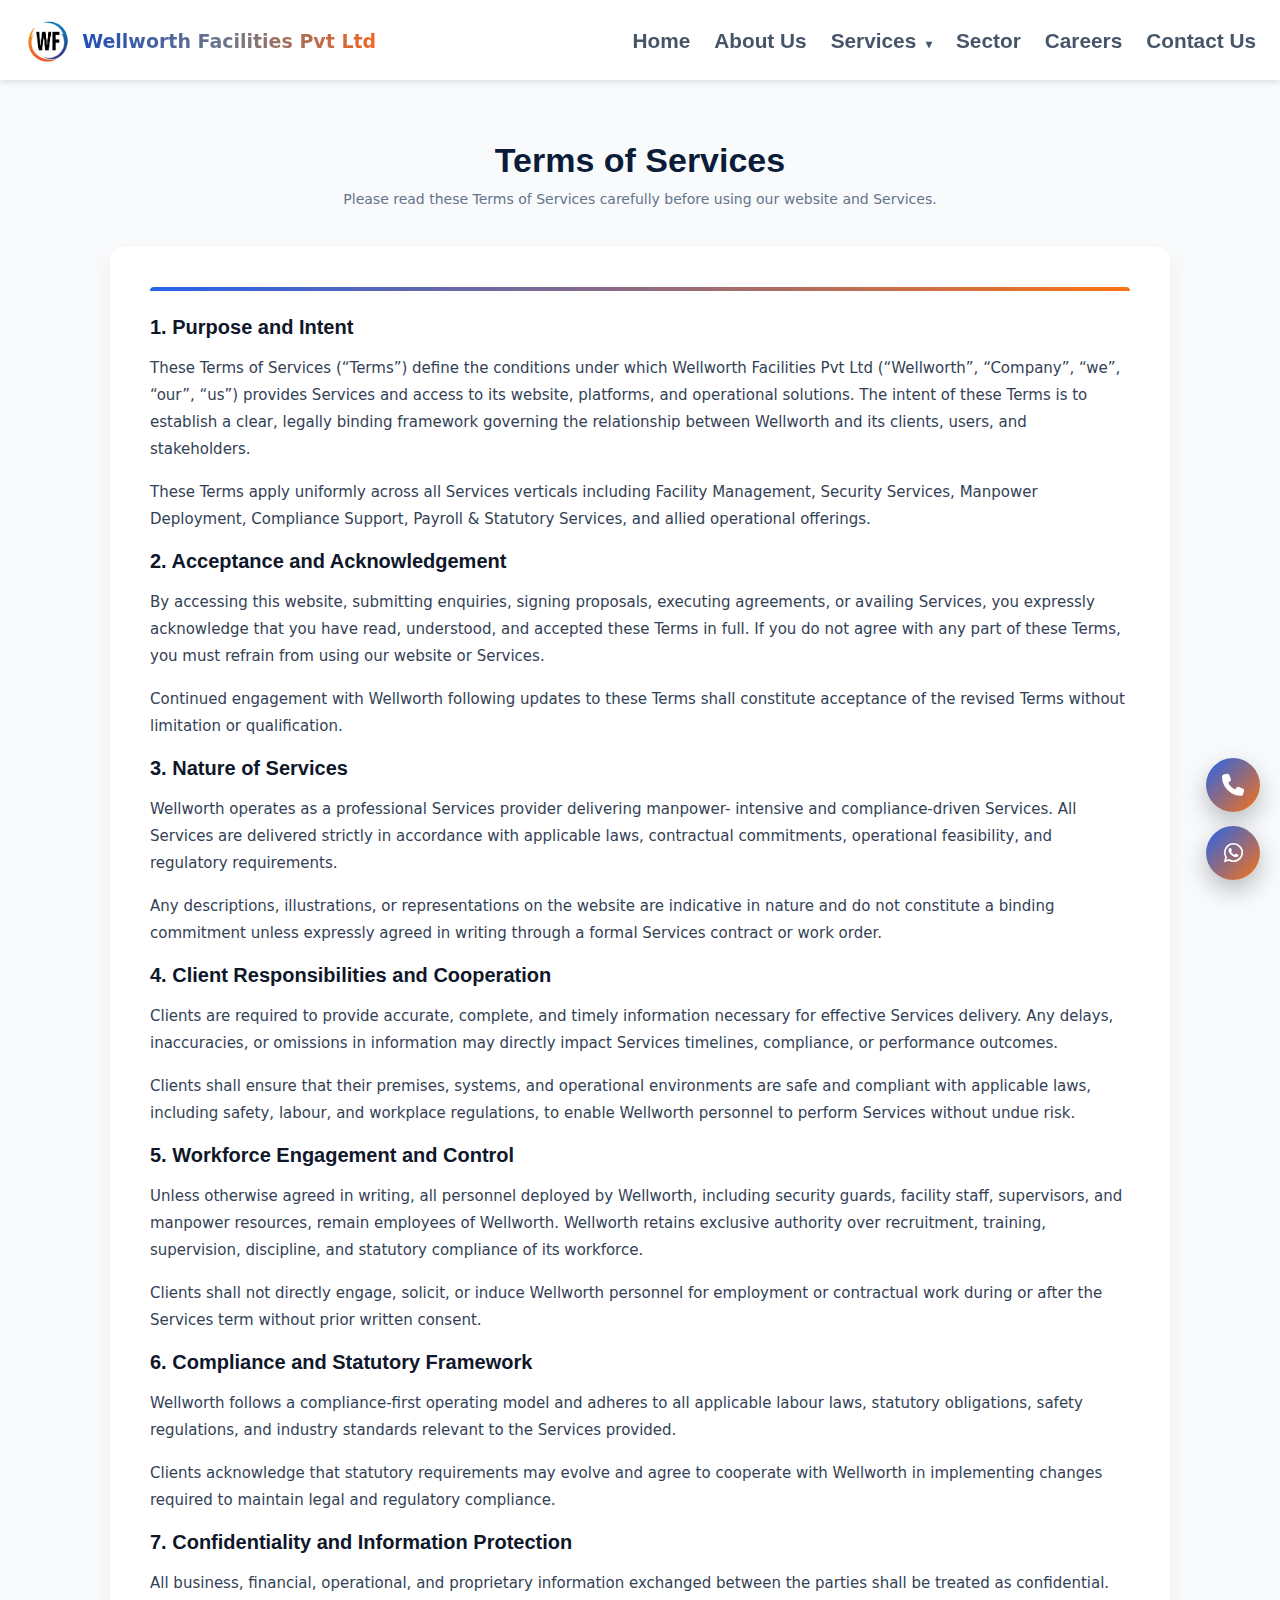
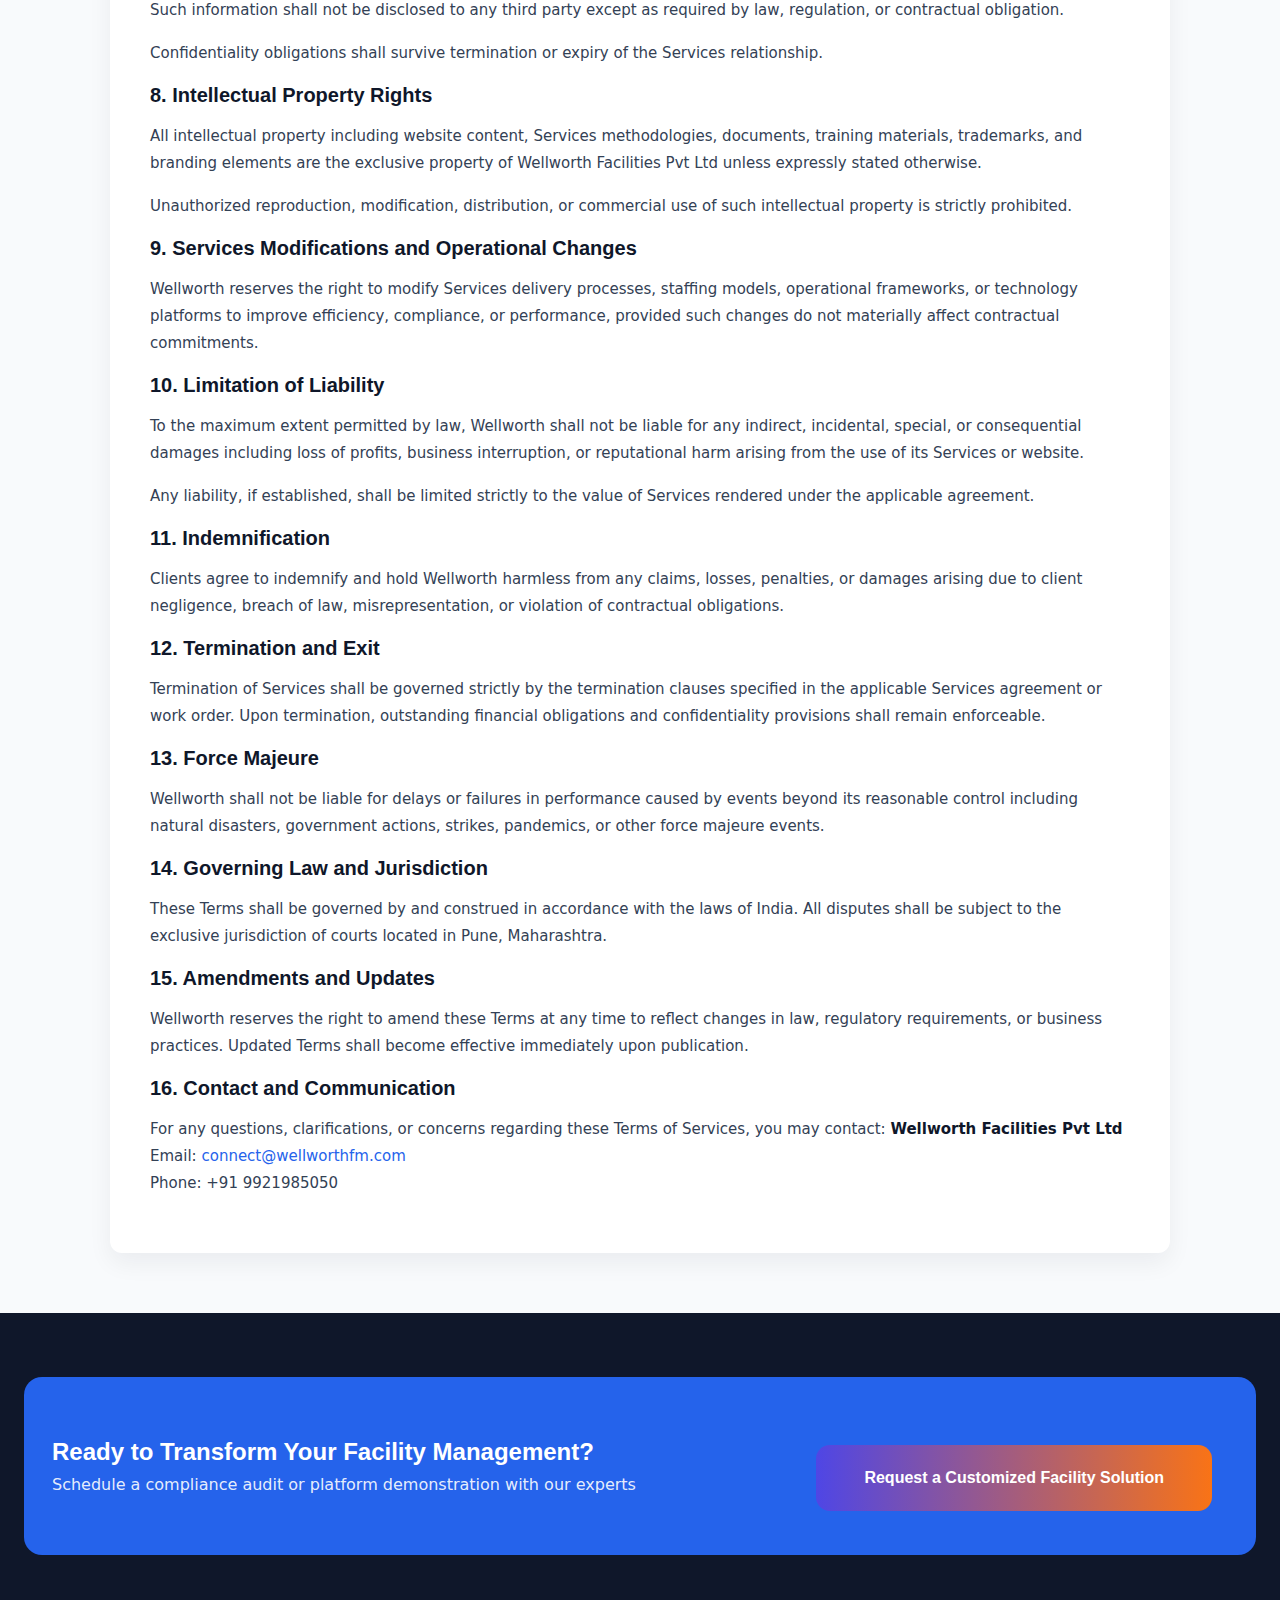
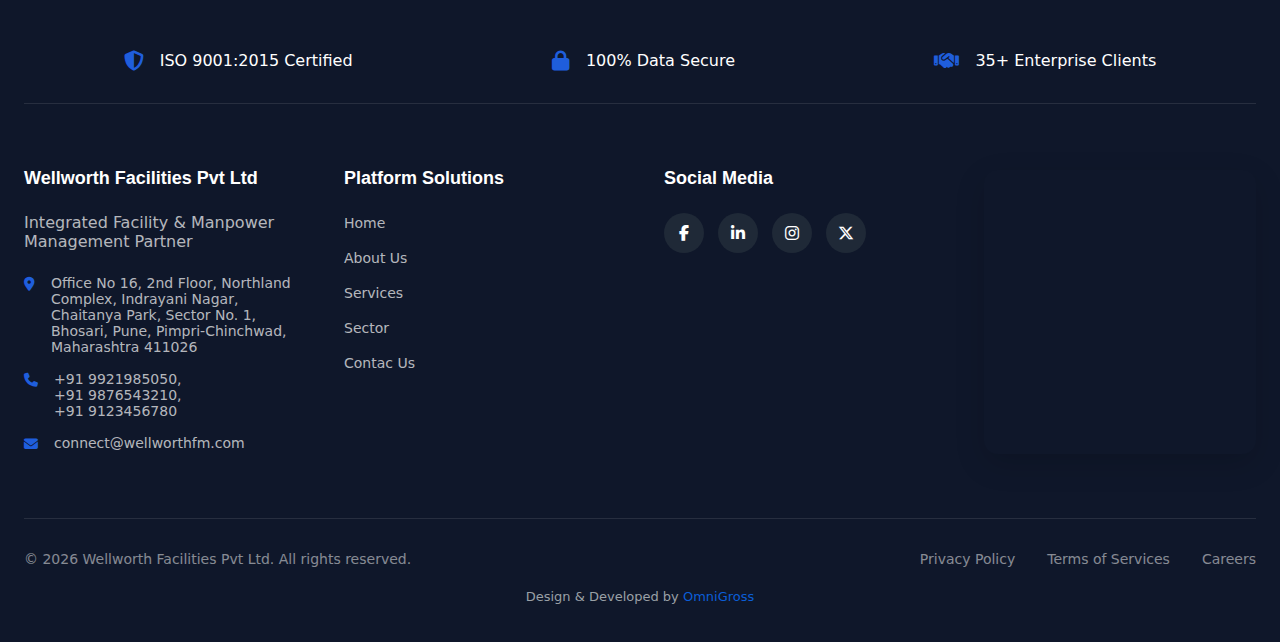
<file: terms-of-service.html>
<!DOCTYPE html>
<html lang="en">
<head>
    <meta charset="UTF-8">
    <meta name="viewport" content="width=device-width, initial-scale=1.0">
    <meta name="robots" content="noindex, nofollow">

    

<meta name="robots" content="index, follow">
<meta name="theme-color" content="#0b1c39">
<title>Wellworth | Terms Of Services</title>

<meta name="description" content="Short, clear description of your business, Services, or platform. Keep it under 160 characters for best SEO.">

<meta name="keywords" content="workforce management, compliance platform, staffing solutions, HR technology, managed workforce">
<meta name="author" content="Your Company Name">
<title>Your Website Name | Short Tagline</title>

<meta name="description" content="Short, clear description of your business, Services, or platform. Keep it under 160 characters for best SEO.">

<meta name="keywords" content="workforce management, compliance platform, staffing solutions, HR technology, managed workforce">
<meta name="author" content="Your Company Name">


<meta property="og:type" content="website">
<meta property="og:title" content="Your Website Name">
<meta property="og:description" content="Short description that appears when your site is shared.">
<meta property="og:url" content="https://www.yoursite.com">
<meta property="og:image" content="https://www.yoursite.com/assets/images/og-image.jpg">


<link rel="apple-touch-icon" sizes="180x180" href="favicon/apple-touch-icon.png">
<link rel="icon" type="image/png" sizes="32x32" href="faviconfavicon-32x32.png">
<link rel="icon" type="image/png" sizes="16x16" href="favicon/favicon-16x16.png">
<link rel="manifest" href="/site.webmanifest">




    <title>Wellworth Facilities | Integrated Facility & Manpower Management</title>
    <link rel="stylesheet" href="styles.css">
    <link rel="stylesheet" href="https://cdnjs.cloudflare.com/ajax/libs/font-awesome/6.4.0/css/all.min.css">
    <link rel="preconnect" href="https://fonts.googleapis.com">
    <link rel="preconnect" href="https://fonts.gstatic.com" crossorigin>
   <link rel="preconnect" href="https://fonts.googleapis.com">
<link rel="preconnect" href="https://fonts.gstatic.com" crossorigin>

<link href="https://fonts.googleapis.com/css2?family=Manrope:wght@600;700;800&family=Plus+Jakarta+Sans:wght@400;500;600&display=swap" rel="stylesheet">

    <link
  rel="stylesheet"
  href="https://cdnjs.cloudflare.com/ajax/libs/font-awesome/6.5.1/css/all.min.css"
/>

</head>
<body>
    <!-- Header -->
    <header class="header">
        <div class="container">
            <div class="header-content">
                <div class="logo">
  <a href="index.html">
    <img 
      src="assets/logo.png"
      alt="Wellworth Facilities Pvt Ltd Logo"
      class="logo-img"
    />
    <span class="logo-text">Wellworth Facilities Pvt Ltd</span>
  </a>
  
</div>

                
                <nav class="main-nav">
    <span class="nav-indicator"></span>
    <a href="index.html" class="nav-link">Home</a>
    <a href="about.html" class="nav-link ">About Us</a>
    <div class="nav-dropdown">
    <a href="service.html" class="nav-link dropdown-toggle">
      Services <span class="arrow">▾</span>
    </a>

    <div class="dropdown-menu">
      <a href="service-manpower.html">Manpower Services</a>
      <a href="service-facility-management.html">Facility Management Services</a>
      <a href="service-security.html">Security Services</a>
    </div>
  </div>
    <a href="sector.html" class="nav-link">Sector</a>
      <a href="careers.html" class="nav-link">Careers</a>
    <a href="contact.html" class="nav-link">Contact Us</a>
    <!-- <a href="#" class="nav-link">Clients</a> -->
</nav>

                
                <!-- <div class="header-actions">
                    <button class="btn btn-secondary btn-small">Client Login</button>
                    <button class="btn btn-primary btn-small">Request Audit</button>
                </div> -->
                
                <button class="mobile-menu-btn">
                    <i class="fas fa-bars"></i>
                </button>
            </div>
        </div>

    </header>

    <!-- ===============================
     TERMS OF Services
================================ -->
<section class="section bg-light">
  <div class="container">

    <div class="section-header">
      <h2>Terms of Services</h2>
      <p>
        Please read these Terms of Services carefully before using our website
        and Services.
      </p>
    </div>

   <div class="content-area legal-content">

  <h4>1. Purpose and Intent</h4>
  <p>
    These Terms of Services (“Terms”) define the conditions under which Wellworth
    Facilities Pvt Ltd (“Wellworth”, “Company”, “we”, “our”, “us”) provides
    Services and access to its website, platforms, and operational solutions.
    The intent of these Terms is to establish a clear, legally binding framework
    governing the relationship between Wellworth and its clients, users, and
    stakeholders.
  </p>

  <p>
    These Terms apply uniformly across all Services verticals including Facility
    Management, Security Services, Manpower Deployment, Compliance Support,
    Payroll & Statutory Services, and allied operational offerings.
  </p>

  <h4>2. Acceptance and Acknowledgement</h4>
  <p>
    By accessing this website, submitting enquiries, signing proposals,
    executing agreements, or availing Services, you expressly acknowledge that
    you have read, understood, and accepted these Terms in full. If you do not
    agree with any part of these Terms, you must refrain from using our website
    or Services.
  </p>

  <p>
    Continued engagement with Wellworth following updates to these Terms shall
    constitute acceptance of the revised Terms without limitation or
    qualification.
  </p>

  <h4>3. Nature of Services</h4>
  <p>
    Wellworth operates as a professional Services provider delivering manpower-
    intensive and compliance-driven Services. All Services are delivered strictly
    in accordance with applicable laws, contractual commitments, operational
    feasibility, and regulatory requirements.
  </p>

  <p>
    Any descriptions, illustrations, or representations on the website are
    indicative in nature and do not constitute a binding commitment unless
    expressly agreed in writing through a formal Services contract or work order.
  </p>

  <h4>4. Client Responsibilities and Cooperation</h4>
  <p>
    Clients are required to provide accurate, complete, and timely information
    necessary for effective Services delivery. Any delays, inaccuracies, or
    omissions in information may directly impact Services timelines, compliance,
    or performance outcomes.
  </p>

  <p>
    Clients shall ensure that their premises, systems, and operational
    environments are safe and compliant with applicable laws, including safety,
    labour, and workplace regulations, to enable Wellworth personnel to perform
    Services without undue risk.
  </p>

  <h4>5. Workforce Engagement and Control</h4>
  <p>
    Unless otherwise agreed in writing, all personnel deployed by Wellworth,
    including security guards, facility staff, supervisors, and manpower
    resources, remain employees of Wellworth. Wellworth retains exclusive
    authority over recruitment, training, supervision, discipline, and statutory
    compliance of its workforce.
  </p>

  <p>
    Clients shall not directly engage, solicit, or induce Wellworth personnel
    for employment or contractual work during or after the Services term without
    prior written consent.
  </p>

  <h4>6. Compliance and Statutory Framework</h4>
  <p>
    Wellworth follows a compliance-first operating model and adheres to all
    applicable labour laws, statutory obligations, safety regulations, and
    industry standards relevant to the Services provided.
  </p>

  <p>
    Clients acknowledge that statutory requirements may evolve and agree to
    cooperate with Wellworth in implementing changes required to maintain legal
    and regulatory compliance.
  </p>

  <h4>7. Confidentiality and Information Protection</h4>
  <p>
    All business, financial, operational, and proprietary information exchanged
    between the parties shall be treated as confidential. Such information shall
    not be disclosed to any third party except as required by law, regulation, or
    contractual obligation.
  </p>

  <p>
    Confidentiality obligations shall survive termination or expiry of the
    Services relationship.
  </p>

  <h4>8. Intellectual Property Rights</h4>
  <p>
    All intellectual property including website content, Services methodologies,
    documents, training materials, trademarks, and branding elements are the
    exclusive property of Wellworth Facilities Pvt Ltd unless expressly stated
    otherwise.
  </p>

  <p>
    Unauthorized reproduction, modification, distribution, or commercial use
    of such intellectual property is strictly prohibited.
  </p>

  <h4>9. Services Modifications and Operational Changes</h4>
  <p>
    Wellworth reserves the right to modify Services delivery processes, staffing
    models, operational frameworks, or technology platforms to improve
    efficiency, compliance, or performance, provided such changes do not
    materially affect contractual commitments.
  </p>

  <h4>10. Limitation of Liability</h4>
  <p>
    To the maximum extent permitted by law, Wellworth shall not be liable for any
    indirect, incidental, special, or consequential damages including loss of
    profits, business interruption, or reputational harm arising from the use
    of its Services or website.
  </p>

  <p>
    Any liability, if established, shall be limited strictly to the value of
    Services rendered under the applicable agreement.
  </p>

  <h4>11. Indemnification</h4>
  <p>
    Clients agree to indemnify and hold Wellworth harmless from any claims,
    losses, penalties, or damages arising due to client negligence, breach of
    law, misrepresentation, or violation of contractual obligations.
  </p>

  <h4>12. Termination and Exit</h4>
  <p>
    Termination of Services shall be governed strictly by the termination
    clauses specified in the applicable Services agreement or work order. Upon
    termination, outstanding financial obligations and confidentiality
    provisions shall remain enforceable.
  </p>

  <h4>13. Force Majeure</h4>
  <p>
    Wellworth shall not be liable for delays or failures in performance caused
    by events beyond its reasonable control including natural disasters,
    government actions, strikes, pandemics, or other force majeure events.
  </p>

  <h4>14. Governing Law and Jurisdiction</h4>
  <p>
    These Terms shall be governed by and construed in accordance with the laws
    of India. All disputes shall be subject to the exclusive jurisdiction of
    courts located in Pune, Maharashtra.
  </p>

  <h4>15. Amendments and Updates</h4>
  <p>
    Wellworth reserves the right to amend these Terms at any time to reflect
    changes in law, regulatory requirements, or business practices. Updated
    Terms shall become effective immediately upon publication.
  </p>

  <h4>16. Contact and Communication</h4>
  <p>
    For any questions, clarifications, or concerns regarding these Terms of
    Services, you may contact:
    <strong>Wellworth Facilities Pvt Ltd</strong><br>
        Email: <a href="mailto:connect@wellworthfm.com">
        connect@wellworthfm.com</a><br>
        Phone: +91 9921985050
  </p>

</div>



  </div>
</section>

   <!-- POPUP MODAL -->
<div class="modal-overlay" id="modalOverlay">
    <div class="modal-box">
        <button class="modal-close" id="closeModal">&times;</button>

        <h3 id="modalTitle">Request a Customized Facility Solution</h3>
        <p class="modal-subtitle">
            Get a site-specific, compliance-ready facility proposal,
Tailored manpower.
        </p>

        <form class="popup-form" id="popupForm" action="send-mail.php" method="POST">

    <input type="hidden" name="form_type" value="Compliance Audit">

    <div class="form-group">
        <label>Full Name</label>
        <input type="text" id="fullName" name="fullName" placeholder="Your Name">
        <small class="error-msg"></small>
    </div>

    <div class="form-group">
        <label>Email</label>
        <input type="email" id="email" name="email" placeholder="you@company.com">
        <small class="error-msg"></small>
    </div>

    <div class="form-group">
    <label>Company Name</label>
    <input type="text" id="company" name="company" placeholder="Your Company Name">
    <small class="error-msg"></small>
</div>


    <div class="form-group">
        <label>Phone</label>
        <input type="tel" id="phone" name="phone" placeholder="+91 XXXXX XXXXX">
            <small class="error-msg"></small>
    </div>

    <div class="form-group">
        <label>Services</label>
       <select id="service" name="service">
                <option value="">Select Services</option>
                <option>Manpower Services</option>
                <option>Facility Management Services</option>
                <option>Security Services</option>
                <option>other</option>
            </select>
            <small class="error-msg"></small>
    </div>

    <div class="form-group full-width">
            <label>Your Message</label>
            <textarea id="message" name="message" rows="4"
                      placeholder="Briefly describe your requirement"></textarea>
            <small class="error-msg"></small>
        </div>

    <button type="submit" class="btn btn-primary btn-large w-100">
        Submit Request
    </button>
</form>

    </div>
</div>

<div class="thankyou-overlay" id="thankYouPopup">
  <div class="thankyou-popup">
    <button type="button" class="thankyou-close" id="closeThankYouIcon" aria-label="Close popup">&times;</button>
    <div class="thankyou-icon">✅</div>
    <h2>Thank You!</h2>
    <p>Your request has been submitted successfully.</p>

    <button type="button"
            class="btn btn-primary"
            id="closeThankYouBtn">
      Get Instant Response on WhatsApp
    </button>
  </div>
</div>

    <!-- Floating Call & WhatsApp -->
<div class="floating-contact">

  <!-- Call -->
  <a href="tel:+919921985050" class="floating-btn call-btn" aria-label="Call Us">
    <i class="fas fa-phone"></i>
  </a>

  <!-- WhatsApp -->
 <a
  href="https://wa.me/919921985050?text=Hello%20Wellworth%20Team,%20I%20would%20like%20to%20connect%20with%20you%20regarding%20your%20Services."
  target="_blank"
  class="floating-btn whatsapp-btn"
  aria-label="WhatsApp"
>
  <i class="fab fa-whatsapp"></i>
</a>


</div>



         <!-- Final Conversion Footer -->
    <footer class="footer">
        <div class="container">
            <div class="conversion-bar">
  <div class="conversion-content">
    <h3>Ready to Transform Your Facility Management?</h3>
    <p>Schedule a compliance audit or platform demonstration with our experts</p>
  </div>

  <div class="conversion-actions">
  <button class="btn btn-secondary btn-large openAuditForm">
    Request a Customized Facility Solution
</button>

    <!-- <a href="https://wa.me/919921985050?text=Hello%20Wellworth%20Team,%20I%20would%20like%20to%20book%20a%20platform%20demo."
        target="_blank">
    <button class="btn btn-secondary btn-large">
    Book Platform Demo
    </button>
</a> -->
  </div>
</div>

            
            <div class="trust-bar">
                <div class="trust-item">
                    <i class="fas fa-shield-alt"></i>
                    <span>ISO 9001:2015 Certified</span>
                </div>
                <div class="trust-item">
                    <i class="fas fa-lock"></i>
                    <span>100% Data Secure</span>
                </div>
                <!-- <div class="trust-item">
                    <i class="fas fa-award"></i>
                    <span>Industry Awards 2023</span>
                </div> -->
                <div class="trust-item">
                    <i class="fas fa-handshake"></i>
                    <span>35+ Enterprise Clients</span>
                </div>
            </div>
            
            <div class="footer-grid">
                <div class="footer-col">
                    <h4>Wellworth Facilities Pvt Ltd</h4>
                    <p class="footer-text">Integrated Facility & Manpower Management Partner</p>
                    <div class="contact-info">
                        <div class="contact-item">
                            <i class="fas fa-map-marker-alt"></i>
                           <span>Office No 16, 2nd Floor, Northland Complex, Indrayani Nagar, Chaitanya Park, Sector No. 1, Bhosari, Pune, Pimpri-Chinchwad, Maharashtra 411026</span>
                        </div>
                        <div class="contact-item">
                            <i class="fas fa-phone"></i>
                           <span>
        +91 9921985050,<br>
        +91 9876543210,<br>
        +91 9123456780
    </span>
                        </div>
                        <div class="contact-item">
                            <i class="fas fa-envelope"></i>
                            <span>connect@wellworthfm.com</span>
                        </div>
                    </div>
                </div>
                
                <div class="footer-col">
                    <h4>Platform Solutions</h4>
                    <ul class="footer-links">
                       <li><a href="index.html">Home</a></li>
                        <li><a href="about.html">About Us</a></li>
                        <li><a href="service.html">Services</a></li>
                        <li><a href="sector.html">Sector</a></li>
                        <li><a href="contact.html">Contac Us</a></li>
                    </ul>
                </div>
                
               <div class="footer-col">
  <h4>Social Media</h4>

 <div class="footer-social-links">
    <a href="#" target="_blank" aria-label="Facebook">
      <i class="fab fa-facebook-f"></i>
    </a>

    <a href="#" target="_blank" aria-label="LinkedIn">
      <i class="fab fa-linkedin-in"></i>
    </a>

    <a href="#" target="_blank" aria-label="Instagram">
      <i class="fab fa-instagram"></i>
    </a>

    <a href="#" target="_blank" aria-label="Twitter">
      <i class="fab fa-x-twitter"></i>
    </a>
  </div>
</div>

                <div class="footer-map">
  <iframe
    src="https://www.google.com/maps/embed?pb=!1m18!1m12!1m3!1d3780.602147197496!2d73.8455136!3d18.6369563!2m3!1f0!2f0!3f0!3m2!1i1024!2i768!4f13.1!3m3!1m2!1s0x3bc2c73e5fd4ce67%3A0xbbe75f93ebb64552!2sWellworth%20Facilities%20Pvt.%20Ltd.!5e0!3m2!1sen!2sin!4v1769697268291"
    loading="lazy"
    referrerpolicy="no-referrer-when-downgrade"
    allowfullscreen>
  </iframe>
</div>

<!--                 
                <div class="footer-col">
                    <h4>Contact Placeholders</h4>
                    <div class="contact-placeholders">
                        <div class="contact-placeholder">
                            <div class="placeholder-label">Regional Office – Delhi NCR</div>
                            <div class="placeholder-text">+91 11 2345 6789</div>
                        </div>
                        <div class="contact-placeholder">
                            <div class="placeholder-label">Regional Office – Bangalore</div>
                            <div class="placeholder-text">+91 80 3456 7890</div>
                        </div>
                        <div class="contact-placeholder">
                            <div class="placeholder-label">Compliance Helpline</div>
                            <div class="placeholder-text">1800 123 4567 (Toll-Free)</div>
                        </div>
                    </div>
                </div> -->
            </div>
            
            <div class="footer-bottom">
                <div class="copyright">
                    © 2026 Wellworth Facilities Pvt Ltd. All rights reserved.
                </div>
                <div class="footer-links-bottom">
                    <a href="privacy-policy.html">Privacy Policy</a>
                    <a href="terms-of-service.html">Terms of Services</a>
                    <a href="careers.html">Careers</a>
                    <!-- <a href="#">Whistleblower Policy</a> -->
                </div>
            </div>
           <span class="footer-credit">
    Design &amp; Developed by <a href="https://omnigross.in/" class="credit-link">OmniGross</a>
</span>
<br>
<br>


        </div>
    </footer>

    <script src="main.js"></script>
</body>
</html>
</file>
<file: styles.css>
/* CSS Reset & Base Styles */
* {
    margin: 0;
    padding: 0;
    box-sizing: border-box;
}

:root {
    /* ===============================
       BRAND CORE (WF LOGO MATCHED)
       =============================== */
--primary-blue: #1F5EDC;          /* Logo blue */
    --primary-blue-dark: #163EA8;     /* Deeper blue */
    --accent-orange: #F97316;         /* Logo orange */

    --secondary-navy: #0F172A;        /* Enterprise dark */
    --neutral-light: #F8FAFF;
    --neutral-grey: #E2E8F0;
    --neutral-dark: #475569;

    --compliance-green: #059669;
    --warning-orange: var(--accent-orange);
    --risk-red: #DC2626;

    /* Shadows */
    --shadow-sm: 0 2px 6px rgba(15, 23, 42, 0.12);
    --shadow-md: 0 10px 30px rgba(15, 23, 42, 0.18);
    --shadow-lg: 0 30px 80px rgba(15, 23, 42, 0.35);

    /* ===============================
       RADII
       =============================== */

    --radius-sm: 4px;
    --radius-md: 8px;
    --radius-lg: 12px;

    /* ===============================
       SPACING (UNCHANGED)
       =============================== */

    --spacing-xs: 4px;
    --spacing-sm: 8px;
    --spacing-md: 16px;
    --spacing-lg: 24px;
    --spacing-xl: 32px;
    --spacing-2xl: 48px;
    --spacing-3xl: 64px;
}



body {
   font-family: 'DM Sans', system-ui, -apple-system, BlinkMacSystemFont, sans-serif;
    color: var(--secondary-navy);
    background-color: white;
}

.container {
    width: 100%;
    max-width: 1280px;
    margin: 0 auto;
    padding: 0 var(--spacing-lg);
}

/* Typography */
h1, h2, h3, h4, h5, h6 {
   font-family: 'Space Grotesk', sans-serif !important;
    font-weight: 600;
    line-height: 1.2;
    margin-bottom: var(--spacing-md);
}

h1 {
    font-size: 2.5rem;
}

h2 {
    font-size: 2rem;
}

h3 {
    font-size: 1.5rem;
}

h4 {
    font-size: 1.25rem;
}

p {
    margin-bottom: var(--spacing-md);
    color: var(--neutral-dark);
}

.text-white {
    color: white;
}

.text-light {
    color: rgba(255, 255, 255, 0.9);
}

.text-center {
    text-align: center;
}

/* Grid System */
.grid-12 {
    display: grid;
    grid-template-columns: repeat(12, 1fr);
    gap: var(--spacing-lg);
}

.col-1 { grid-column: span 1; }
.col-2 { grid-column: span 2; }
.col-3 { grid-column: span 3; }
.col-4 { grid-column: span 4; }
.col-5 { grid-column: span 5; }
.col-6 { grid-column: span 6; }
.col-7 { grid-column: span 7; }
.col-8 { grid-column: span 8; }
.col-9 { grid-column: span 9; }
.col-10 { grid-column: span 10; }
.col-11 { grid-column: span 11; }
.col-12 { grid-column: span 12; }

/* Spacing Utilities */
.mt-2 { margin-top: var(--spacing-sm); }
.mt-3 { margin-top: var(--spacing-lg); }
.mt-4 { margin-top: var(--spacing-xl); }
.mt-5 { margin-top: var(--spacing-2xl); }

/* Button Styles */
.btn {
    display: inline-flex;
    align-items: center;
    justify-content: center;
    padding: var(--spacing-md) var(--spacing-xl);
    border-radius: var(--radius-md);
    font-weight: 500;
    font-size: 0.95rem;
    cursor: pointer;
    transition: all 0.2s ease;
    border: none;
    text-decoration: none;
    gap: var(--spacing-sm);
}

.btn-primary {
    background-color:#0B78B5;
    color: white;
}

.btn-primary:hover {
    background-color: var(--primary-blue-dark);
    transform: translateY(-2px);
    box-shadow: var(--shadow-lg);
}

.btn-secondary {
    background-color: white;
    color: var(--primary-blue);
    border: 1px solid var(--neutral-grey);
}

.btn-secondary:hover {
    background-color: var(--neutral-light);
    border-color: var(--primary-blue);
}

.btn-small {
    padding: var(--spacing-sm) var(--spacing-lg);
    font-size: 0.875rem;
}

.btn-large {
    padding: var(--spacing-lg) var(--spacing-2xl);
    font-size: 1rem;
}

/* Header */
.header {
    background-color: white;
    box-shadow: var(--shadow-sm);
    position: -webkit-sticky; /* For Safari */
    position: sticky;
    top: 0;
    z-index: 100;
    width: 100%;
    height: 80px;
}

.header-content {
    display: flex;
    align-items: center;
    justify-content: space-between;
    padding: var(--spacing-md) 0;
}


.logo {
    display: flex;
    align-items: center;
    gap: 8px;
    height: 50px;
}

.logo-img {
    height: 60px; /* adjust as needed */
    width: auto;
}


.logo-icon {
    width: 30px;
    height: 30px;
    background-color: var(--primary-blue);
    color: white;
    border-radius: var(--radius-md);
    display: flex;
    align-items: center;
    justify-content: center;
    font-weight: 700;
    font-size: 1.25rem;
}

.logo-text {
    display: flex;
    flex-direction: column;
}

.logo-main {
    font-weight: 700;
    color: var(--secondary-navy);
}

.logo-sub {
    font-size: 0.75rem;
    color: var(--neutral-dark);
}

.main-nav {
    display: flex;
    gap: var(--spacing-xl);
     background: #ffffff;
     
}


.nav-link {
    font-family: 'DM Sans', sans-serif;
    text-decoration: none;
    color: var(--neutral-dark);
    font-size: 1.30rem;
    font-weight: 700;
    transition: color 0.2s;
    padding: var(--spacing-sm) 0;
    position: relative;
}

.nav-link:hover, .nav-link.active {
    color: var(--primary-blue);
}

.nav-link.active::after {
    content: '';
    position: absolute;
    bottom: 0;
    left: 0;
    right: 0;
    height: 2px;
    background-color: var(--primary-blue);
    border-radius: 1px;
}

.header-actions {
    display: flex;
    gap: var(--spacing-md);
}

.mobile-menu-btn {
    display: none;
    background: none;
    border: none;
    font-size: 1.5rem;
    color: var(--neutral-dark);
    cursor: pointer;
}

/* Hero Section */
.hero {
    padding: var(--spacing-3xl) 0;
    background: var(--neutral-light);
}

.hero-content {
    padding-right: var(--spacing-2xl);
}

.hero-title {
    font-size: 3rem;
    margin-bottom: var(--spacing-lg);
    color: var(--secondary-navy);
}

.hero-subtitle {
    font-size: 1.25rem;
    margin-bottom: var(--spacing-2xl);
    color: var(--neutral-dark);
}

.hero-actions {
    display: flex;
    gap: var(--spacing-lg);
    margin-bottom: var(--spacing-2xl);
}

.trust-badges {
    display: flex;
    gap: var(--spacing-xl);
}

.badge {
    display: flex;
    align-items: center;
    gap: var(--spacing-sm);
    font-size: 0.875rem;
    color: var(--neutral-dark);
}

.badge i {
    color: #2563EB;
}

.hero-image {
    max-width: 600px;
    margin: auto;
}

.hero-dashboard-img {
    width: 100%;
    height: auto;
    border-radius: 16px;
    box-shadow: 0 25px 60px rgba(0,0,0,0.35);
    aspect-ratio: 3 / 2;   /* matches 1368×912 */
}


.placeholder-label {
    font-size: 0.75rem;
    color: var(--neutral-dark);
    background-color: var(--neutral-light);
    padding: var(--spacing-xs) var(--spacing-sm);
    border-radius: var(--radius-sm);
    margin-bottom: var(--spacing-lg);
    text-align: center;
}

.dashboard-preview {
    flex: 1;
    display: flex;
    flex-direction: column;
    gap: var(--spacing-lg);
}

.dashboard-grid {
    display: grid;
    grid-template-columns: repeat(2, 1fr);
    gap: var(--spacing-md);
}

.dashboard-card {
    background-color: var(--neutral-light);
    border-radius: var(--radius-md);
    height: 80px;
}

.dashboard-chart {
    background-color: var(--neutral-light);
    border-radius: var(--radius-md);
    flex: 1;
}

/* Section Styles */
.section {
    padding: var(--spacing-3xl) 0;
}

.bg-light {
    background-color: var(--neutral-light);
}

.bg-dark {
    background-color: var(--secondary-navy);
}

.section-header {
    text-align: center;
    margin-bottom: var(--spacing-3xl);
}

.section-subtitle {
    font-size: 1.125rem;
    color: var(--neutral-dark);
    max-width: 600px;
    margin: 0 auto var(--spacing-lg);
}

/* Feature Cards */
.feature-card {
    background-color: white;
    border-radius: var(--radius-lg);
    padding: var(--spacing-xl);
    box-shadow: var(--shadow-md);
    transition: transform 0.2s, box-shadow 0.2s;
    height: 100%;
}

.feature-card:hover {
    transform: translateY(-4px);
    box-shadow: var(--shadow-lg);
}

.feature-icon {
    width: 56px;
    height: 56px;
    background-color: rgba(26, 86, 219, 0.1);
    border-radius: var(--radius-md);
    display: flex;
    align-items: center;
    justify-content: center;
    margin-bottom: var(--spacing-lg);
    color: var(--primary-blue);
    font-size: 1.5rem;
}

.feature-badge {
    display: inline-block;
    padding: var(--spacing-xs) var(--spacing-md);
    background-color: var(--neutral-light);
    color: var(--primary-blue);
    border-radius: var(--radius-sm);
    font-size: 0.75rem;
    font-weight: 500;
    margin-top: var(--spacing-md);
}

/* Checklist */
.checklist {
    display: flex;
    flex-direction: column;
    gap: var(--spacing-lg);
}

.checklist-item {
    display: flex;
    gap: var(--spacing-md);
}

.checklist-item i {
    color: var(--compliance-green);
    font-size: 1.25rem;
    margin-top: var(--spacing-xs);
}

/* Compliance Badges */
.compliance-badges {
    display: flex;
    flex-direction: column;
    gap: var(--spacing-lg);
}

.badge-card {
    background-color: white;
    border-radius: var(--radius-lg);
    padding: var(--spacing-xl);
    box-shadow: var(--shadow-md);
}

.badge-icon {
    width: 48px;
    height: 48px;
    background-color: rgba(26, 86, 219, 0.1);
    border-radius: var(--radius-md);
    display: flex;
    align-items: center;
    justify-content: center;
    margin-bottom: var(--spacing-md);
    color: var(--primary-blue);
    font-size: 1.25rem;
}

.badge-status {
    display: inline-block;
    padding: var(--spacing-xs) var(--spacing-md);
    border-radius: var(--radius-sm);
    font-size: 0.75rem;
    font-weight: 500;
    margin-top: var(--spacing-md);
}

.badge-status.active {
    background-color: rgba(5, 150, 105, 0.1);
    color: var(--compliance-green);
}

.badge-status.compliant {
    background-color: rgba(37, 99, 235, 0.1);
    color: var(--primary-blue);
}

.badge-grid {
    display: grid;
    grid-template-columns: repeat(2, 1fr);
    gap: var(--spacing-md);
    margin-top: var(--spacing-lg);
}

.badge-placeholder {
    background-color: white;
    border: 1px dashed var(--neutral-grey);
    border-radius: var(--radius-md);
    padding: var(--spacing-lg);
    text-align: center;
    font-weight: 500;
    color: var(--neutral-dark);
}

/* Tier Cards */
.tier-card {
    background-color: white;
    border-radius: var(--radius-lg);
    padding: var(--spacing-xl);
    box-shadow: var(--shadow-md);
    height: 100%;
    border-top: 4px solid var(--neutral-grey);
}

.tier-1 {
    border-top-color: var(--primary-blue);
}

.tier-2 {
    border-top-color: var(--compliance-green);
}

.tier-3 {
    border-top-color: var(--warning-orange);
}

.tier-header {
    display: flex;
    justify-content: space-between;
    align-items: center;
    margin-bottom: var(--spacing-lg);
}

.tier-icon {
    width: 48px;
    height: 48px;
    background-color: var(--neutral-light);
    border-radius: var(--radius-md);
    display: flex;
    align-items: center;
    justify-content: center;
    font-size: 1.25rem;
}

.tier-1 .tier-icon {
    color: var(--primary-blue);
}

.tier-2 .tier-icon {
    color: var(--compliance-green);
}

.tier-3 .tier-icon {
    color: var(--warning-orange);
}

.tier-badge {
    padding: var(--spacing-xs) var(--spacing-md);
    border-radius: var(--radius-sm);
    font-size: 0.75rem;
    font-weight: 500;
}

.tier-1 .tier-badge {
    background-color: rgba(26, 86, 219, 0.1);
    color: var(--primary-blue);
}

.tier-2 .tier-badge {
    background-color: rgba(5, 150, 105, 0.1);
    color: var(--compliance-green);
}

.tier-3 .tier-badge {
    background-color: rgba(245, 158, 11, 0.1);
    color: var(--warning-orange);
}

.tier-features {
    list-style: none;
    margin-bottom: var(--spacing-xl);
}

.tier-features li {
    display: flex;
    align-items: center;
    gap: var(--spacing-sm);
    margin-bottom: var(--spacing-sm);
}

.tier-features i {
    color:#005fd6;
    font-size: 0.875rem;
}

.tier-stats {
    display: flex;
    justify-content: space-between;
    border-top: 1px solid var(--neutral-grey);
    padding-top: var(--spacing-lg);
}

.stat {
    text-align: center;
}

.stat-value {
    font-size: 1.5rem;
    font-weight: 700;
    color: var(--secondary-navy);
}

.stat-label {
    font-size: 0.75rem;
    color: var(--neutral-dark);
}

/* Services Cards */
.Services-card {
    background-color: white;
    border-radius: var(--radius-lg);
    padding: var(--spacing-lg);
    box-shadow: var(--shadow-sm);
    height: 100%;
    transition: transform 0.2s;
}

.Services-card:hover {
    transform: translateY(-4px);
    box-shadow: var(--shadow-md);
}

.Services-icon {
    width: 48px;
    height: 48px;
    background-color: rgba(26, 86, 219, 0.1);
    border-radius: var(--radius-md);
    display: flex;
    align-items: center;
    justify-content: center;
    margin-bottom: var(--spacing-md);
    color: var(--primary-blue);
    font-size: 1.25rem;
}

.Services-kpi {
    display: inline-block;
    padding: var(--spacing-xs) var(--spacing-md);
    background-color: var(--neutral-light);
    color: var(--primary-blue);
    border-radius: var(--radius-sm);
    font-size: 0.75rem;
    font-weight: 500;
    margin-top: var(--spacing-md);
}

/* Process Flow */
.process-flow {
  display: flex;
  align-items: center;
  justify-content: space-between;
  gap: 24px;
  margin-top: 40px;
  flex-wrap: nowrap;
}

.process-step {
  display: flex;
  align-items: center;
  gap: 16px;
  background: #ffffff;
  padding: 20px 24px;
  border-radius: 16px;
  box-shadow: 0 8px 20px rgba(0, 0, 0, 0.06);
  flex: 1;
}

.step-number {
  width: 42px;
  height: 42px;
  background: #2563eb;
  color: #ffffff;
  font-weight: 700;
  font-size: 16px;
  border-radius: 50%;
  display: flex;
  align-items: center;
  justify-content: center;
  flex-shrink: 0;
}

.step-content h4 {
  margin: 0 0 4px;
  font-size: 15px;
}

.step-content p {
  margin: 0;
  font-size: 13px;
  color: #6b7280;
}

.step-arrow {
  margin-left: 12px;
  color: #2563eb;
  font-size: 18px;
}

/* Hide arrow on last step */
.process-step:last-child .step-arrow {
  display: none;
}

@media (max-width: 1024px) {
  .process-flow {
    flex-direction: column;
    gap: 16px;
  }

  .step-arrow {
    display: none;
  }
}



.flow-visual {
    display: flex;
    align-items: center;
    justify-content: center;
    gap: var(--spacing-md);
}

.flow-node {
    padding: var(--spacing-md) var(--spacing-lg);
    background-color: white;
    border-radius: var(--radius-md);
    box-shadow: var(--shadow-sm);
    font-weight: 500;
    min-width: 120px;
    text-align: center;
}

.flow-node.active {
    background-color: var(--primary-blue);
    color: white;
}

.flow-line {
    color: var(--neutral-dark);
}



.placeholder-image.large {
    min-height: 200px;
    display: flex;
    flex-direction: column;
    justify-content: center;
}

/* Security Section */
.security-content {
    color: white;
}

.security-features {
    display: flex;
    flex-direction: column;
    gap: var(--spacing-xl);
    margin-top: var(--spacing-2xl);
}

.security-feature {
    display: flex;
    gap: var(--spacing-lg);
}

.security-feature i {
    font-size: 1.5rem;
    color: var(--primary-blue);
    margin-top: var(--spacing-xs);
}

.security-visual {
    background-color: rgba(255, 255, 255, 0.05);
    border-radius: var(--radius-lg);
    padding: var(--spacing-xl);
}

.security-grid {
    display: grid;
    grid-template-columns: repeat(3, 1fr);
    gap: var(--spacing-lg);
    margin-bottom: var(--spacing-lg);
}

.security-card {
    background-color: rgba(255, 255, 255, 0.1);
    border-radius: var(--radius-md);
    padding: var(--spacing-md);
    display: flex;
    flex-direction: column;
    align-items: center;
}

.security-avatar {
    width: 64px;
    height: 64px;
    background-color: rgba(255, 255, 255, 0.2);
    border-radius: 50%;
    margin-bottom: var(--spacing-md);
}

.security-info {
    text-align: center;
    width: 100%;
}

.security-role {
    font-size: 0.875rem;
    color: rgba(255, 255, 255, 0.9);
    margin-bottom: var(--spacing-xs);
}

.security-status {
    display: inline-block;
    padding: var(--spacing-xs) var(--spacing-sm);
    border-radius: var(--radius-sm);
    font-size: 0.75rem;
    font-weight: 500;
}

.security-status.active {
    background-color: rgba(5, 150, 105, 0.2);
    color: #10b981;
}

.security-status.standby {
    background-color: rgba(245, 158, 11, 0.2);
    color: #f59e0b;
}

.security-badges {
    display: flex;
    flex-wrap: wrap;
    gap: var(--spacing-md);
    justify-content: center;
}

.security-badges .badge {
    background-color: rgba(255, 255, 255, 0.1);
    color: white;
    padding: var(--spacing-sm) var(--spacing-md);
    border-radius: var(--radius-sm);
    font-size: 0.875rem;
}

/* Comparison Table */
.comparison-table {
    background-color: white;
    border-radius: var(--radius-lg);
    overflow: hidden;
    box-shadow: var(--shadow-md);
}

.table-header {
    display: grid;
    grid-template-columns: repeat(3, 1fr);
    background-color: var(--secondary-navy);
    color: white;
    padding: var(--spacing-lg);
    font-weight: 600;
}

.table-row {
    display: grid;
    grid-template-columns: repeat(3, 1fr);
    padding: var(--spacing-lg);
    border-bottom: 1px solid var(--neutral-grey);
}

.table-row:last-child {
    border-bottom: none;
}

.table-col {
    padding: 0 var(--spacing-md);
}

.risk-item {
    display: flex;
    align-items: center;
    gap: var(--spacing-sm);
    font-weight: 500;
}

.risk-item.high-risk i {
    color: var(--risk-red);
}

.risk-item.medium-risk i {
    color: var(--warning-orange);
}

.risk-item.low-risk i {
    color: var(--compliance-green);
}

.risk-list {
    list-style: none;
}

.risk-list li {
    margin-bottom: var(--spacing-xs);
    position: relative;
    padding-left: var(--spacing-md);
}

.risk-list li::before {
    content: '•';
    position: absolute;
    left: 0;
    color: var(--neutral-dark);
}

.mitigation {
    display: flex;
    align-items: center;
    gap: var(--spacing-md);
    background-color: var(--neutral-light);
    padding: var(--spacing-md);
    border-radius: var(--radius-md);
}

.mitigation i {
    color: var(--primary-blue);
    font-size: 1.25rem;
}

/* Dashboard UI */
.dashboard-ui {
    background-color: white;
    border-radius: var(--radius-lg);
    padding: var(--spacing-xl);
    box-shadow: var(--shadow-md);
}

.dashboard-header {
    display: flex;
    justify-content: space-between;
    align-items: center;
    margin-bottom: var(--spacing-xl);
    padding-bottom: var(--spacing-lg);
    border-bottom: 1px solid var(--neutral-grey);
}

.dashboard-title {
    font-size: 1.25rem;
    font-weight: 600;
    color: var(--secondary-navy);
}

.dashboard-period {
    color: var(--neutral-dark);
    font-size: 0.875rem;
}

.kpi-card {
    background-color: var(--neutral-light);
    border-radius: var(--radius-md);
    padding: var(--spacing-lg);
    text-align: center;
}

.kpi-value {
    font-size: 2rem;
    font-weight: 700;
    margin-bottom: var(--spacing-xs);
}

.kpi-value.green {
    color: var(--compliance-green);
}

.kpi-value.blue {
    color: var(--primary-blue);
}

.kpi-value.orange {
    color: var(--warning-orange);
}

.kpi-label {
    font-size: 0.875rem;
    color: var(--neutral-dark);
    margin-bottom: var(--spacing-sm);
}

.kpi-trend {
    display: flex;
    align-items: center;
    justify-content: center;
    gap: var(--spacing-xs);
    font-size: 0.75rem;
    color: var(--neutral-dark);
}

.kpi-trend i {
    color: var(--compliance-green);
}

.dashboard-chart-placeholder {
    background-color: var(--neutral-light);
    border-radius: var(--radius-md);
    padding: var(--spacing-xl);
    margin: var(--spacing-xl) 0;
}

.chart-container {
    display: flex;
    align-items: flex-end;
    justify-content: space-between;
    height: 200px;
    padding: var(--spacing-lg) var(--spacing-xl);
    background-color: white;
    border-radius: var(--radius-md);
    margin-top: var(--spacing-lg);
}

.chart-bar {
    width: 40px;
    background-color: var(--primary-blue);
    border-radius: var(--radius-sm) var(--radius-sm) 0 0;
    position: relative;
}

.chart-bar::after {
    content: attr(data-month);
    position: absolute;
    bottom: -25px;
    left: 50%;
    transform: translateX(-50%);
    font-size: 0.75rem;
    color: var(--neutral-dark);
}

.dashboard-alerts {
    background-color: var(--neutral-light);
    border-radius: var(--radius-md);
    padding: var(--spacing-lg);
}

.alert-title {
    font-weight: 600;
    margin-bottom: var(--spacing-md);
    color: var(--secondary-navy);
}

.alert-list {
    display: flex;
    flex-direction: column;
    gap: var(--spacing-md);
}

.alert-item {
    display: flex;
    align-items: center;
    gap: var(--spacing-md);
    padding: var(--spacing-md);
    background-color: white;
    border-radius: var(--radius-md);
    border-left: 4px solid transparent;
}

.alert-item.warning {
    border-left-color: var(--warning-orange);
}

.alert-item.info {
    border-left-color: var(--primary-blue);
}

.alert-item.success {
    border-left-color: var(--compliance-green);
}

.alert-item i {
    font-size: 1.25rem;
}

.alert-item.warning i {
    color: var(--warning-orange);
}

.alert-item.info i {
    color: var(--primary-blue);
}

.alert-item.success i {
    color: var(--compliance-green);
}

/* Timeline */
.timeline {
    position: relative;
    padding-left: var(--spacing-2xl);
}

.timeline::before {
    content: '';
    position: absolute;
    left: 0;
    top: 0;
    bottom: 0;
    width: 2px;
    background-color: var(--neutral-grey);
}

.timeline-item {
    position: relative;
    margin-bottom: var(--spacing-2xl);
}

.timeline-item:last-child {
    margin-bottom: 0;
}

.timeline-item::before {
    content: '';
    position: absolute;
    left: -33px;
    top: 0;
    width: 16px;
    height: 16px;
    border-radius: 50%;
    background-color: var(--primary-blue);
    border: 4px solid white;
    box-shadow: 0 0 0 2px var(--primary-blue);
}

.timeline-date {
    font-weight: 600;
    color: var(--primary-blue);
    margin-bottom: var(--spacing-sm);
}

.timeline-content {
    background-color: white;
    border-radius: var(--radius-lg);
    padding: var(--spacing-xl);
    box-shadow: var(--shadow-sm);
}

.timeline-status {
    display: inline-block;
    padding: var(--spacing-xs) var(--spacing-md);
    border-radius: var(--radius-sm);
    font-size: 0.75rem;
    font-weight: 500;
    margin-top: var(--spacing-md);
}

.timeline-status.completed {
    background-color: rgba(5, 150, 105, 0.1);
    color: var(--compliance-green);
}

.timeline-status.in-progress {
    background-color: rgba(245, 158, 11, 0.1);
    color: var(--warning-orange);
}

.timeline-status.pending {
    background-color: rgba(100, 116, 139, 0.1);
    color: var(--neutral-dark);
}

.timeline-status.planned {
    background-color: rgba(26, 86, 219, 0.1);
    color: var(--primary-blue);
}

/* Governance Diagram */
.governance-diagram {
    display: flex;
    flex-direction: column;
    align-items: center;
    gap: var(--spacing-xl);
}

.governance-level {
    width: 100%;
    text-align: center;
}

.level-title {
    font-weight: 600;
    color: var(--primary-blue);
    margin-bottom: var(--spacing-lg);
    font-size: 1.125rem;
}

.level-card {
    background-color: white;
    border-radius: var(--radius-lg);
    padding: var(--spacing-xl);
    box-shadow: var(--shadow-md);
    max-width: 400px;
    margin: 0 auto;
}

.level-card.small {
    padding: var(--spacing-lg);
}

.level-card.micro {
    padding: var(--spacing-md);
}

.level-icon {
    width: 48px;
    height: 48px;
    background-color: rgba(26, 86, 219, 0.1);
    border-radius: var(--radius-md);
    display: flex;
    align-items: center;
    justify-content: center;
    margin: 0 auto var(--spacing-md);
    color: var(--primary-blue);
    font-size: 1.25rem;
}

.governance-arrow {
    color: var(--primary-blue);
    font-size: 1.5rem;
}

/* CRM Section */
.crm-content {
    padding-right: var(--spacing-2xl);
}

.crm-stats {
    display: flex;
    gap: var(--spacing-lg);
    margin: var(--spacing-xl) 0;
}

.crm-stat {
    text-align: center;
    flex: 1;
}

.crm-value {
    font-size: 1.5rem;
    font-weight: 700;
    color: var(--primary-blue);
    margin-bottom: var(--spacing-xs);
}

.crm-label {
    font-size: 0.875rem;
    color: var(--neutral-dark);
}

.crm-features {
    display: flex;
    flex-direction: column;
    gap: var(--spacing-lg);
}

.crm-feature {
    display: flex;
    gap: var(--spacing-lg);
}

.crm-feature i {
    font-size: 1.5rem;
    color: var(--primary-blue);
    margin-top: var(--spacing-xs);
}

.workflow-placeholder {
    background-color: var(--neutral-light);
    border-radius: var(--radius-lg);
    padding: var(--spacing-xl);
    height: 100%;
}

.workflow-steps {
    display: flex;
    flex-direction: column;
    gap: var(--spacing-lg);
    margin-bottom: var(--spacing-xl);
}

.workflow-step {
    display: flex;
    align-items: center;
    gap: var(--spacing-lg);
}

.step-number {
    width: 32px;
    height: 32px;
    background-color: var(--primary-blue);
    color: white;
    border-radius: 50%;
    display: flex;
    align-items: center;
    justify-content: center;
    font-weight: 600;
    flex-shrink: 0;
}

.step-desc {
    flex: 1;
    background-color: white;
    padding: var(--spacing-md);
    border-radius: var(--radius-md);
    box-shadow: var(--shadow-sm);
}

.step-arrow {
    color: var(--neutral-dark);
}

.workflow-metrics {
    display: flex;
    justify-content: space-between;
}

.metric {
    text-align: center;
}

.metric-value {
    font-size: 1.5rem;
    font-weight: 700;
    color: var(--primary-blue);
    margin-bottom: var(--spacing-xs);
}

.metric-label {
    font-size: 0.75rem;
    color: var(--neutral-dark);
}

/* Industry Cards */
.industry-card {
    background-color: white;
    border-radius: var(--radius-lg);
    padding: var(--spacing-xl);
    box-shadow: var(--shadow-sm);
    text-align: center;
    height: 100%;
    transition: transform 0.2s;
}

.industry-card:hover {
    transform: translateY(-4px);
    box-shadow: var(--shadow-md);
}

.industry-icon {
    width: 64px;
    height: 64px;
    background-color: rgba(26, 86, 219, 0.1);
    border-radius: var(--radius-md);
    display: flex;
    align-items: center;
    justify-content: center;
    margin: 0 auto var(--spacing-lg);
    color: var(--primary-blue);
    font-size: 1.5rem;
}

/* Scale Cards */
.scale-card {
    background-color: white;
    border-radius: var(--radius-lg);
    padding: var(--spacing-xl);
    box-shadow: var(--shadow-md);
    text-align: center;
    height: 100%;
}

.scale-value {
    font-size: 2.5rem;
    font-weight: 700;
    color: var(--primary-blue);
    margin-bottom: var(--spacing-xs);
}

.scale-label {
    font-size: 1.125rem;
    font-weight: 600;
    color: var(--secondary-navy);
    margin-bottom: var(--spacing-sm);
}

.scale-detail {
    font-size: 0.875rem;
    color: var(--neutral-dark);
    margin-bottom: var(--spacing-lg);
}

.scale-trend {
    display: flex;
    align-items: center;
    justify-content: center;
    gap: var(--spacing-xs);
    font-size: 0.875rem;
}

.scale-trend.positive {
    color: var(--compliance-green);
}

.scale-trend i {
    font-size: 0.75rem;
}

/* Certificates */
.certificates-grid {
    display: grid;
    grid-template-columns: repeat(4, 1fr);
    gap: var(--spacing-lg);
}

.certificate-card {
    background-color: rgba(255, 255, 255, 0.05);
    border-radius: var(--radius-lg);
    padding: var(--spacing-xl);
    text-align: center;
    border: 1px solid rgba(255, 255, 255, 0.1);
}

.certificate-icon {
    width: 64px;
    height: 64px;
    background-color: rgba(26, 86, 219, 0.2);
    border-radius: var(--radius-md);
    display: flex;
    align-items: center;
    justify-content: center;
    margin: 0 auto var(--spacing-lg);
    color: white;
    font-size: 1.5rem;
}

.certificate-valid {
    font-size: 0.75rem;
    color: rgba(255, 255, 255, 0.7);
    margin-top: var(--spacing-md);
}

.logos-grid {
    display: grid;
    grid-template-columns: repeat(6, 1fr);
    gap: var(--spacing-lg);
}

.logos-grid .logo-placeholder {
    background-color: rgba(255, 255, 255, 0.05);
    border: 1px dashed rgba(255, 255, 255, 0.2);
    border-radius: var(--radius-md);
    padding: var(--spacing-lg);
    text-align: center;
    font-weight: 500;
    color: rgba(255, 255, 255, 0.7);
    display: flex;
    align-items: center;
    justify-content: center;
    min-height: 80px;
}

/* Checklist Wireframe */
.checklist-wireframe {
    background-color: white;
    border-radius: var(--radius-lg);
    overflow: hidden;
    box-shadow: var(--shadow-lg);
}

.checklist-header {
    display: flex;
    justify-content: space-between;
    align-items: center;
    padding: var(--spacing-xl);
    background-color: var(--secondary-navy);
    color: white;
}

.checklist-title {
    font-size: 1.25rem;
    font-weight: 600;
}

.checklist-status {
    display: flex;
    align-items: center;
    gap: var(--spacing-sm);
    font-size: 0.875rem;
}

.status-indicator {
    width: 8px;
    height: 8px;
    border-radius: 50%;
}

.status-indicator.completed {
    background-color: var(--compliance-green);
    box-shadow: 0 0 0 2px rgba(5, 150, 105, 0.2);
}

.checklist-items {
    padding: var(--spacing-md);
}

.checklist-item {
    display: flex;
    align-items: center;
    padding: var(--spacing-lg);
    border-bottom: 1px solid var(--neutral-grey);
}

.checklist-item:last-child {
    border-bottom: none;
}

.checklist-item.completed {
    background-color: rgba(5, 150, 105, 0.05);
}

.checklist-item.in-progress {
    background-color: rgba(245, 158, 11, 0.05);
}

.checklist-item.pending {
    background-color: rgba(100, 116, 139, 0.05);
}

.checklist-check {
    width: 32px;
    height: 32px;
    border-radius: 50%;
    display: flex;
    align-items: center;
    justify-content: center;
    margin-right: var(--spacing-lg);
    flex-shrink: 0;
}

.checklist-item.completed .checklist-check {
    background-color: rgba(5, 150, 105, 0.1);
    color: var(--compliance-green);
}

.checklist-item.in-progress .checklist-check {
    background-color: rgba(245, 158, 11, 0.1);
    color: var(--warning-orange);
}

.checklist-item.pending .checklist-check {
    background-color: rgba(100, 116, 139, 0.1);
    color: var(--neutral-dark);
}

.checklist-content {
    flex: 1;
}

.checklist-date {
    font-size: 0.875rem;
    color: var(--neutral-dark);
    flex-shrink: 0;
}

.checklist-footer {
    display: flex;
    justify-content: space-between;
    align-items: center;
    padding: var(--spacing-xl);
    background-color: var(--neutral-light);
    border-top: 1px solid var(--neutral-grey);
}

.audit-ready {
    display: flex;
    align-items: center;
    gap: var(--spacing-md);
    font-weight: 500;
    color: var(--compliance-green);
}

.audit-ready i {
    font-size: 1.25rem;
}

/* Safety Cards */
.safety-card {
    background-color: white;
    border-radius: var(--radius-lg);
    padding: var(--spacing-xl);
    box-shadow: var(--shadow-sm);
    height: 100%;
}

.safety-icon {
    width: 64px;
    height: 64px;
    background-color: rgba(26, 86, 219, 0.1);
    border-radius: var(--radius-md);
    display: flex;
    align-items: center;
    justify-content: center;
    margin: 0 auto var(--spacing-lg);
    color: var(--primary-blue);
    font-size: 1.5rem;
}

.safety-list {
    list-style: none;
}

.safety-list li {
    margin-bottom: var(--spacing-sm);
    padding-left: var(--spacing-lg);
    position: relative;
}

.safety-list li::before {
    content: '✓';
    position: absolute;
    left: 0;
    color: var(--compliance-green);
    font-weight: 600;
}

.safety-metrics {
    display: grid;
    grid-template-columns: repeat(4, 1fr);
    gap: var(--spacing-lg);
}

.metric-card {
    background-color: white;
    border-radius: var(--radius-lg);
    padding: var(--spacing-xl);
    text-align: center;
    box-shadow: var(--shadow-sm);
}

.metric-value {
    font-size: 2rem;
    font-weight: 700;
    margin-bottom: var(--spacing-sm);
}

.metric-value.zero {
    color: var(--compliance-green);
}

.metric-label {
    font-size: 0.875rem;
    color: var(--neutral-dark);
}

/* Partnership Model */
.partnership-model {
    display: flex;
    flex-direction: column;
    gap: var(--spacing-2xl);
}

.partnership-phase {
    display: flex;
    gap: var(--spacing-2xl);
    align-items: flex-start;
}

.phase-number {
    width: 64px;
    height: 64px;
    background-color: var(--primary-blue);
    color: white;
    border-radius: var(--radius-md);
    display: flex;
    align-items: center;
    justify-content: center;
    font-size: 1.5rem;
    font-weight: 700;
    flex-shrink: 0;
}

.phase-content {
    flex: 1;
    background-color: white;
    border-radius: var(--radius-lg);
    padding: var(--spacing-xl);
    box-shadow: var(--shadow-md);
}

.phase-features {
    list-style: none;
    margin-top: var(--spacing-lg);
}

.phase-features li {
    margin-bottom: var(--spacing-sm);
    padding-left: var(--spacing-lg);
    position: relative;
}

.phase-features li::before {
    content: '→';
    position: absolute;
    left: 0;
    color: var(--primary-blue);
    font-weight: 600;
}

/* FAQ Accordion */
.faq-accordion {
    max-width: 800px;
    margin: 0 auto;
}

.faq-item {
    background-color: white;
    border-radius: var(--radius-md);
    margin-bottom: var(--spacing-md);
    overflow: hidden;
    box-shadow: var(--shadow-sm);
}

.faq-question {
    padding: var(--spacing-xl);
    display: flex;
    justify-content: space-between;
    align-items: center;
    cursor: pointer;
    font-weight: 600;
    transition: background-color 0.2s;
}

.faq-question:hover {
    background-color: var(--neutral-light);
}

.faq-question i {
    transition: transform 0.3s;
    color: var(--primary-blue);
}

.faq-item.active .faq-question i {
    transform: rotate(180deg);
}

.faq-answer {
    padding: 0 var(--spacing-xl);
    max-height: 0;
    overflow: hidden;
    transition: max-height 0.3s ease, padding 0.3s ease;
}

.faq-item.active .faq-answer {
    padding: 0 var(--spacing-xl) var(--spacing-xl);
    max-height: 500px;
}

/* Footer */
.footer {
    background-color: var(--secondary-navy);
    color: white;
    padding-top: var(--spacing-3xl);
}

.conversion-bar {
    background-color: var(--primary-blue);
    border-radius: var(--radius-lg);
    padding: var(--spacing-2xl);
    display: flex;
    justify-content: space-between;
    align-items: center;
    margin-bottom: var(--spacing-3xl);
}

.conversion-content h3 {
    color: white;
    margin-bottom: var(--spacing-sm);
}

.conversion-content p {
    color: rgba(255, 255, 255, 0.9);
    margin-bottom: 0;
}

.conversion-actions {
    display: flex;
    gap: var(--spacing-lg);
}

.trust-bar {
    display: flex;
    justify-content: space-around;
    padding: var(--spacing-xl) 0;
    border-bottom: 1px solid rgba(255, 255, 255, 0.1);
    margin-bottom: var(--spacing-3xl);
}

.trust-item {
    display: flex;
    align-items: center;
    gap: var(--spacing-md);
}

.trust-item i {
    color: var(--primary-blue);
    font-size: 1.25rem;
}

.footer-grid {
    display: grid;
    grid-template-columns: repeat(4, 1fr);
    gap: var(--spacing-2xl);
    margin-bottom: var(--spacing-3xl);
}

.footer-col h4 {
    color: white;
    margin-bottom: var(--spacing-lg);
    font-size: 1.125rem;
}

.footer-text {
    color: rgba(255, 255, 255, 0.7);
    margin-bottom: var(--spacing-lg);
}

.contact-info {
    display: flex;
    flex-direction: column;
    gap: var(--spacing-md);
}

.contact-item {
    display: flex;
    align-items: flex-start;
    gap: var(--spacing-md);
    color: rgba(255, 255, 255, 0.7);
    font-size: 0.875rem;
}

.contact-item i {
    color: var(--primary-blue);
    margin-top: 2px;
}

.footer-links {
    list-style: none;
}

.footer-links li {
    margin-bottom: var(--spacing-md);
}

.footer-links a {
    color: rgba(255, 255, 255, 0.7);
    text-decoration: none;
    transition: color 0.2s;
    font-size: 0.875rem;
}

.footer-links a:hover {
    color: white;
}

.contact-placeholders {
    display: flex;
    flex-direction: column;
    gap: var(--spacing-lg);
}

.contact-placeholder {
    background-color: rgba(255, 255, 255, 0.05);
    border-radius: var(--radius-md);
    padding: var(--spacing-md);
}

.placeholder-text {
    color: white;
    font-weight: 500;
    margin-top: var(--spacing-xs);
}

.footer-bottom {
    display: flex;
    justify-content: space-between;
    align-items: center;
    padding: var(--spacing-xl) 0;
    border-top: 1px solid rgba(255, 255, 255, 0.1);
    font-size: 0.875rem;
    color: rgba(255, 255, 255, 0.5);
}

.footer-links-bottom {
    display: flex;
    gap: var(--spacing-xl);
}

.footer-links-bottom a {
    color: rgba(255, 255, 255, 0.5);
    text-decoration: none;
    transition: color 0.2s;
}

.footer-links-bottom a:hover {
    color: white;
}

/* Responsive Design */
@media (max-width: 1024px) {
    .grid-12 {
        grid-template-columns: repeat(6, 1fr);
    }
    
    .col-1, .col-2, .col-3, .col-4, .col-5, .col-6,
    .col-7, .col-8, .col-9, .col-10, .col-11, .col-12 {
        grid-column: span 6;
    }
    
    .hero-title {
        font-size: 2.5rem;
    }
    
    .process-flow {
        flex-direction: column;
        gap: var(--spacing-2xl);
    }
    
    .process-flow::before {
        display: none;
    }
    
    .step-arrow {
        display: none;
    }
    
    .timeline {
        padding-left: 0;
    }
    
    .timeline::before {
        display: none;
    }
    
    .timeline-item::before {
        display: none;
    }
    
    .footer-grid {
        grid-template-columns: repeat(2, 1fr);
    }
    
    .safety-metrics {
        grid-template-columns: repeat(2, 1fr);
    }
    
    .logos-grid {
        grid-template-columns: repeat(3, 1fr);
    }
}

@media (max-width: 768px) {
    .grid-12 {
        grid-template-columns: repeat(1, 1fr);
    }
    
    .col-1, .col-2, .col-3, .col-4, .col-5, .col-6,
    .col-7, .col-8, .col-9, .col-10, .col-11, .col-12 {
        grid-column: span 1;
    }
    
    .header-content {
        flex-wrap: wrap;
    }
    
    .main-nav {
        display: none;
        width: 100%;
        order: 3;
        flex-direction: column;
        margin-top: var(--spacing-lg);
    }
    
    .main-nav.active {
        display: flex;
    }
    
    .mobile-menu-btn {
        display: block;
    }
    
    .hero {
        padding: var(--spacing-2xl) 0;
    }
    
    .hero-content {
        padding-right: 0;
    }
    
    .hero-title {
        font-size: 2rem;
    }
    
    .hero-actions {
        flex-direction: column;
    }
    
    .conversion-bar {
        flex-direction: column;
        gap: var(--spacing-lg);
        text-align: center;
    }
    
    .conversion-actions {
        flex-direction: column;
        width: 100%;
    }
    
    .trust-bar {
        flex-direction: column;
        gap: var(--spacing-lg);
    }
    
    .footer-bottom {
        flex-direction: column;
        gap: var(--spacing-lg);
        text-align: center;
    }
    
    .footer-links-bottom {
        flex-wrap: wrap;
        justify-content: center;
    }
    
    .partnership-phase {
        flex-direction: column;
        gap: var(--spacing-lg);
    }
    
    .phase-number {
        align-self: center;
    }
    
    .table-header, .table-row {
        grid-template-columns: 1fr;
        gap: var(--spacing-md);
    }
    
    .comparison-table {
        overflow-x: auto;
    }
    
    .certificates-grid {
        grid-template-columns: repeat(2, 1fr);
    }
    
    .safety-metrics {
        grid-template-columns: 1fr;
    }
    
    .logos-grid {
        grid-template-columns: repeat(2, 1fr);
    }
    
    .governance-diagram .grid-12 {
        grid-template-columns: 1fr;
    }
}
.Services-card {
    
    border-radius: 18px;
    padding: 16px;
    position: relative;
    overflow: hidden;
   
}

/* Image container */
.Services-image {
    width: 100%;
    height: px;
    border-radius: 14px;
    overflow: hidden;
    margin-bottom: 18px;
   
}

/* Image itself */
.Services-image img {
    width: 100%;
    height: 100%;
    object-fit: cover;
    border-radius: 14px;
    transition: transform 0.4s ease;
}

/* Hover zoom effect */
.Services-card:hover .Services-image img {
    transform: scale(1.06);
}

/* Icon style */
.Services-icon {
    font-size: 28px;
   
    margin-bottom: 10px;
}


/* Base container */
.placeholder-image {
    border-radius: 20px;
    padding: 24px;
    overflow: hidden; /* no scroll by default */
}

/* ===============================
   MOBILE FIRST – VERTICAL FLOW
   =============================== */
.flow-visual {
    display: flex;
    flex-direction: column;
    align-items: center;
    gap: 14px;
}

/* Flow nodes */
.flow-node {
    width: 100%;
    max-width: 280px;
    text-align: center;
}

/* Arrow line */
.flow-line {
    transform: rotate(90deg);
    font-size: 14px;
    opacity: 0.7;
}

/* ===============================
   TABLET & DESKTOP – HORIZONTAL
   =============================== */
@media (min-width: 768px) {
    .placeholder-image {
        overflow-x: auto; /* allow if needed */
    }

    .flow-visual {
        flex-direction: row;
        justify-content: center;
        min-width: max-content;
    }

    .flow-node {
        width: auto;
        max-width: none;
    }

    .flow-line {
        transform: rotate(0deg);
    }
}

/* ===============================
   GLOBAL SAFETY
   =============================== */
.security-content {
    width: 100%;
    max-width: 100%;
    box-sizing: border-box;
}

/* Prevent flex text clipping */
.security-feature {
    max-width: 100%;
}

.security-feature > div {
    flex: 1;
    min-width: 0; /* CRITICAL for mobile */
}

/* Safe text wrapping */
.security-content h2,
.security-content p,
.security-feature h4,
.security-feature p {
    max-width: 100%;
    overflow-wrap: break-word;
    word-wrap: break-word;
}

/* ===============================
   TABLET
   =============================== */
@media (max-width: 1024px) {
    .security-grid {
        grid-template-columns: repeat(2, 1fr);
    }

    .security-visual {
        padding: var(--spacing-lg);
    }
}

/* ===============================
   MOBILE
   =============================== */
@media (max-width: 640px) {

    /* Stack & tighten */
    .security-features {
        gap: var(--spacing-lg);
        margin-top: var(--spacing-xl);
    }

    .security-feature {
        gap: var(--spacing-md);
        align-items: flex-start;
    }

    .security-feature i {
        font-size: 1.25rem;
        margin-top: 2px;
    }

    /* Cards */
    .security-grid {
        grid-template-columns: 1fr;
    }

    .security-card {
        padding: var(--spacing-sm);
    }

    .security-avatar {
        width: 56px;
        height: 56px;
    }

    /* Card text */
    .security-info {
        text-align: center;
    }

    /* Badges */
    .security-badges {
        justify-content: center;
        gap: var(--spacing-sm);
    }

    .security-badges .badge {
        font-size: 0.8rem;
        padding: var(--spacing-xs) var(--spacing-sm);
    }
}


/* ===============================
   CERTIFICATE CARD – RESPONSIVE
   =============================== */

.certificate-card {
    width: 100%;
    max-width: 100%;
    box-sizing: border-box;
}

/* ===============================
   TABLET
   =============================== */
@media (max-width: 1024px) {
    .certificate-card {
        padding: var(--spacing-lg);
    }
}

/* ===============================
   MOBILE
   =============================== */
@media (max-width: 640px) {
    .certificate-card {
        padding: var(--spacing-md);
        border-radius: var(--radius-md);
        text-align: center;
    }

    .certificate-card img,
    .certificate-card svg {
        max-width: 100%;
        height: auto;
    }
}

/* ===============================
   GLOBAL SAFETY
   =============================== */
.checklist-wireframe {
    width: 100%;
    max-width: 100%;
    box-sizing: border-box;
}

/* Prevent flex overflow */
.checklist-item {
    max-width: 100%;
}

.checklist-content {
    min-width: 0; /* CRITICAL for flex text wrapping */
}

/* Safe text wrapping */
.checklist-item,
.checklist-content,
.checklist-date {
    overflow-wrap: break-word;
    word-wrap: break-word;
}

/* ===============================
   TABLET
   =============================== */
@media (max-width: 1024px) {
    .checklist-header,
    .checklist-footer {
        padding: var(--spacing-lg);
    }

    .checklist-item {
        padding: var(--spacing-md);
    }

    .checklist-items {
        padding: var(--spacing-sm);
    }
}

/* ===============================
   MOBILE
   =============================== */
@media (max-width: 640px) {

    /* Header stacks */
    .checklist-header {
        flex-direction: column;
        align-items: flex-start;
        gap: var(--spacing-sm);
        padding: var(--spacing-md);
    }

    .checklist-title {
        font-size: 1.1rem;
    }

    .checklist-status {
        font-size: 0.8rem;
    }

    /* Checklist rows */
    .checklist-item {
        align-items: flex-start;
        gap: var(--spacing-sm);
    }

    .checklist-check {
        width: 28px;
        height: 28px;
        margin-right: var(--spacing-md);
    }

    /* Date moves below content */
    .checklist-date {
        font-size: 0.75rem;
        margin-top: 4px;
        flex-shrink: 1;
    }

    /* Footer stacks */
    .checklist-footer {
        flex-direction: column;
        gap: var(--spacing-sm);
        padding: var(--spacing-md);
    }
}



/* ===============================
   GLOBAL SAFETY
   =============================== */
.footer {
    width: 100%;
    max-width: 100%;
    box-sizing: border-box;
}

/* Prevent flex overflow */
.conversion-bar,
.trust-bar,
.footer-bottom {
    max-width: 100%;
}

/* Safe text wrapping */
.footer h3,
.footer h4,
.footer p,
.footer a,
.contact-item {
    overflow-wrap: break-word;
    word-wrap: break-word;
}

/* ===============================
   TABLET
   =============================== */
@media (max-width: 1024px) {

    /* Conversion bar stacks */
    .conversion-bar {
        flex-direction: column;
        align-items: flex-start;
        gap: var(--spacing-lg);
        padding: var(--spacing-xl);
    }

    .conversion-actions {
        width: 100%;
        justify-content: flex-start;
        flex-wrap: wrap;
    }

    /* Trust bar wraps */
    .trust-bar {
        flex-wrap: wrap;
        gap: var(--spacing-lg);
        justify-content: center;
        text-align: center;
    }

    /* Footer grid reduces columns */
    .footer-grid {
        grid-template-columns: repeat(2, 1fr);
        gap: var(--spacing-xl);
    }
}

/* ===============================
   MOBILE
   =============================== */
@media (max-width: 640px) {

    /* Conversion bar */
    .conversion-bar {
        padding: var(--spacing-lg);
        border-radius: var(--radius-md);
    }

    .conversion-content h3 {
        font-size: 1.2rem;
    }

    .conversion-content p {
        font-size: 0.9rem;
    }

    .conversion-actions {
        flex-direction: column;
        width: 100%;
        gap: var(--spacing-md);
    }

    /* Trust bar */
    .trust-bar {
        padding: var(--spacing-lg) 0;
    }

    .trust-item {
        width: 100%;
        justify-content: center;
    }

    /* Footer grid → single column */
    .footer-grid {
        grid-template-columns: 1fr;
        gap: var(--spacing-lg);
    }

    .footer-col h4 {
        margin-bottom: var(--spacing-md);
    }

    /* Contact items */
    .contact-item {
        font-size: 0.8rem;
        gap: var(--spacing-sm);
    }

    /* Bottom footer stacks */
    .footer-bottom {
        flex-direction: column;
        gap: var(--spacing-sm);
        text-align: center;
        padding: var(--spacing-lg) 0;
    }

    .footer-links-bottom {
        flex-wrap: wrap;
        justify-content: center;
        gap: var(--spacing-md);
    }
}

.hero {
    background:
        radial-gradient(
            circle at 15% 20%,
            rgba(31, 94, 220, 0.18),
            transparent 45%
        ),
        radial-gradient(
            circle at 85% 70%,
            rgba(249, 115, 22, 0.18),
            transparent 45%
        ),
        linear-gradient(
            180deg,
            #f8faff 0%,
            #ffffff 60%
        );
    position: relative;
    overflow: hidden;
}

.hero-title {
    font-size: 2.3rem;
    font-weight: 800;
    letter-spacing: -0.025em;
    color: var(--secondary-navy);
}

.hero-title span {
    background: linear-gradient(
        90deg,
        var(--primary-blue),
        var(--accent-orange)
    );
    -webkit-background-clip: text;
    -webkit-text-fill-color: transparent;
}

.btn-primary {
    background: linear-gradient(
        135deg,
        var(--primary-blue),
        var(--accent-orange)
    );
    color: white;
    border: none;
}

.btn-primary:hover {
    transform: translateY(-2px);
    box-shadow: var(--shadow-lg);
}

.btn-secondary {
    background: white;
    color: var(--primary-blue);
    border: 1px solid var(--primary-blue);
}

.hero-float-card {
    border-left: 4px solid var(--primary-blue);
}

.hero-float-card.card-2 {
    border-left-color: var(--accent-orange);
}

.hero-float-card {
    border-left: 4px solid var(--primary-blue);
}

.hero-float-card.card-2 {
    border-left-color: var(--accent-orange);
}

.nav-link.active::after {
    background: linear-gradient(
        90deg,
        var(--primary-blue),
        var(--accent-orange)
    );
}

/* ===============================
   HERO – RESPONSIVE SYSTEM
   =============================== */

/* DESKTOP DEFAULT (already good) */
.hero {
    padding: var(--spacing-3xl) 0;
}

.hero-content {
    padding-right: var(--spacing-2xl);
}

.hero-image {
    max-width: 600px;
    margin-left: auto;
}

/* ===============================
   LAPTOP / SMALL DESKTOP
   =============================== */
@media (max-width: 1200px) {

    .hero-title {
        font-size: 2.8rem;
    }

    .hero-subtitle {
        font-size: 1.1rem;
    }

    .hero-image {
        max-width: 520px;
    }
}

/* ===============================
   TABLET (STACK CLEANLY)
   =============================== */
@media (max-width: 1024px) {

    .hero {
        padding: var(--spacing-2xl) 0;
    }

    .grid-12 {
        row-gap: var(--spacing-2xl);
    }

    .hero-content {
        padding-right: 0;
        text-align: center;
    }

    .hero-title {
        font-size: 2.4rem;
    }

    .hero-subtitle {
        margin-left: auto;
        margin-right: auto;
        max-width: 640px;
    }

    .hero-actions {
        justify-content: center;
    }

    .trust-badges {
        justify-content: center;
        flex-wrap: wrap;
        gap: var(--spacing-lg);
    }

    .hero-image {
        margin: 0 auto;
        max-width: 520px;
    }
}

/* ===============================
   MOBILE (PREMIUM STACK)
   =============================== */
@media (max-width: 768px) {

    .hero {
        padding: var(--spacing-xl) 0;
    }

    .hero-title {
        font-size: 2rem;
        line-height: 1.25;
    }

    .hero-subtitle {
        font-size: 1rem;
        margin-bottom: var(--spacing-xl);
    }

    .hero-actions {
        flex-direction: column;
        width: 100%;
        gap: var(--spacing-md);
    }

    .hero-actions .btn {
        width: 100%;
        justify-content: center;
    }

    .trust-badges {
        flex-direction: column;
        align-items: center;
        gap: var(--spacing-md);
    }

    .hero-image {
        max-width: 100%;
        padding: 0 8px;
    }

    .hero-dashboard-img {
        border-radius: 14px;
        box-shadow: 0 20px 50px rgba(15, 23, 42, 0.3);
    }
}

/* ===============================
   SMALL MOBILE (SAFE & TIGHT)
   =============================== */
@media (max-width: 480px) {

    .hero-title {
        font-size: 1.75rem;
    }

    .hero-subtitle {
        font-size: 0.95rem;
    }

    .badge {
        font-size: 0.8rem;
    }

    .badge i {
        font-size: 0.9rem;
    }
}

/* ===============================
   WF MANPOWER FEATURE THEME
   =============================== */

.manpower-theme {
    background: linear-gradient(
        180deg,
        #f8faff 0%,
        #ffffff 70%
    );
}

/* Section header */
.manpower-theme .section-header h2 {
    font-size: 2.4rem;
    font-weight: 800;
    letter-spacing: -0.02em;
    color: var(--secondary-navy);
}

.manpower-theme .section-header p {
    font-size: 1.05rem;
    color: var(--neutral-dark);
}

/* Feature cards */
.manpower-theme .feature-card {
    position: relative;
    border-radius: 20px;
    padding: 32px 28px;
    background: white;
    box-shadow: 0 18px 40px rgba(15, 23, 42, 0.12);
    transition: transform 0.35s ease, box-shadow 0.35s ease;
    overflow: hidden;
}

/* Gradient top accent (logo inspired) */
.manpower-theme .feature-card::before {
    content: '';
    position: absolute;
    top: 0;
    left: 0;
    height: 4px;
    width: 100%;
    background: linear-gradient(
        90deg,
        var(--primary-blue),
        var(--accent-orange)
    );
}

/* Hover effect */
.manpower-theme .feature-card:hover {
    transform: translateY(-10px);
    box-shadow: 0 30px 70px rgba(15, 23, 42, 0.25);
}

/* Icon container */
.manpower-theme .feature-icon {
    width: 64px;
    height: 64px;
    border-radius: 16px;
    background: linear-gradient(
        135deg,
        rgba(31, 94, 220, 0.12),
        rgba(249, 115, 22, 0.12)
    );
    display: flex;
    align-items: center;
    justify-content: center;
    margin-bottom: 20px;
}

/* Icon */
.manpower-theme .feature-icon i {
    font-size: 1.6rem;
    color: var(--primary-blue);
}

/* Card title */
.manpower-theme .feature-card h3 {
    font-size: 1.3rem;
    font-weight: 700;
    margin-bottom: 12px;
    color: var(--secondary-navy);
}

/* Card text */
.manpower-theme .feature-card p {
    font-size: 0.95rem;
    line-height: 1.65;
    color: var(--neutral-dark);
}

/* Badge */
.manpower-theme .feature-badge {
    display: inline-block;
    margin-top: 18px;
    padding: 6px 14px;
    font-size: 0.75rem;
    font-weight: 600;
    border-radius: 999px;
    background: linear-gradient(
        135deg,
        var(--primary-blue),
        var(--accent-orange)
    );
    color: white;
}

@media (max-width: 1024px) {
    .manpower-theme .section-header h2 {
        font-size: 2rem;
    }
}

@media (max-width: 768px) {

    .manpower-theme .section-header {
        text-align: center;
    }

    .manpower-theme .feature-card {
        padding: 28px 22px;
    }

    .manpower-theme .feature-icon {
        margin-left: auto;
        margin-right: auto;
    }

    .manpower-theme .feature-card h3,
    .manpower-theme .feature-card p {
        text-align: center;
    }

    .manpower-theme .feature-badge {
        margin-left: auto;
        margin-right: auto;
    }
}


/* ===============================
   WF COMPLIANCE SECTION THEME
   =============================== */

.compliance-theme {
    background:
        radial-gradient(
            circle at 10% 15%,
            rgba(31, 94, 220, 0.12),
            transparent 40%
        ),
        radial-gradient(
            circle at 90% 85%,
            rgba(249, 115, 22, 0.12),
            transparent 40%
        ),
        var(--neutral-light);
}

/* Heading */
.compliance-theme h2 {
    font-size: 2.4rem;
    font-weight: 800;
    letter-spacing: -0.02em;
    color: var(--secondary-navy);
}

/* Subtitle */
.compliance-theme .section-subtitle {
    margin-bottom: var(--spacing-xl);
    font-size: 1.05rem;
    color: var(--neutral-dark);
}

/* ===============================
   CHECKLIST (LEFT)
   =============================== */

.compliance-theme .checklist {
    display: flex;
    flex-direction: column;
    gap: var(--spacing-lg);
}

.compliance-theme .checklist-item {
    display: flex;
    gap: var(--spacing-md);
    padding: 18px 20px;
    border-radius: 14px;
    background: white;
    box-shadow: 0 10px 25px rgba(15, 23, 42, 0.08);
    transition: transform 0.25s ease, box-shadow 0.25s ease;
}

.compliance-theme .checklist-item:hover {
    transform: translateY(-4px);
    box-shadow: 0 18px 45px rgba(15, 23, 42, 0.18);
}

.compliance-theme .checklist-item i {
    font-size: 1.4rem;
    color: var(--compliance-green);
    margin-top: 4px;
}

.compliance-theme .checklist-item h4 {
    font-size: 1.05rem;
    font-weight: 700;
    margin-bottom: 4px;
}

.compliance-theme .checklist-item p {
    font-size: 0.9rem;
    margin: 0;
}

/* ===============================
   BADGE CARDS (RIGHT)
   =============================== */

.compliance-theme .compliance-badges {
    display: flex;
    flex-direction: column;
    gap: var(--spacing-lg);
}

/* Badge card */
.compliance-theme .badge-card {
    position: relative;
    background: white;
    border-radius: 20px;
    padding: 26px;
    box-shadow: 0 18px 40px rgba(15, 23, 42, 0.12);
    overflow: hidden;
}

/* Top gradient accent */
.compliance-theme .badge-card::before {
    content: '';
    position: absolute;
    inset: 0 0 auto 0;
    height: 4px;
    background: linear-gradient(
        90deg,
        var(--primary-blue),
        var(--accent-orange)
    );
}

/* Icon */
.compliance-theme .badge-icon {
    width: 60px;
    height: 60px;
    border-radius: 16px;
    background: linear-gradient(
        135deg,
        rgba(31, 94, 220, 0.12),
        rgba(249, 115, 22, 0.12)
    );
    display: flex;
    align-items: center;
    justify-content: center;
    margin-bottom: 14px;
}

.compliance-theme .badge-icon i {
    font-size: 1.5rem;
    color: var(--primary-blue);
}

/* Badge text */
.compliance-theme .badge-card h3 {
    font-size: 1.25rem;
    font-weight: 700;
    margin-bottom: 6px;
}

.compliance-theme .badge-card p {
    font-size: 0.9rem;
}

/* Status */
.compliance-theme .badge-status {
    margin-top: 14px;
    display: inline-block;
    padding: 6px 14px;
    border-radius: 999px;
    font-size: 0.75rem;
    font-weight: 600;
}

.compliance-theme .badge-status.active {
    background: rgba(5, 150, 105, 0.15);
    color: var(--compliance-green);
}

.compliance-theme .badge-status.compliant {
    background: rgba(31, 94, 220, 0.15);
    color: var(--primary-blue);
}

/* ===============================
   PLACEHOLDER BADGES
   =============================== */

.compliance-theme .placeholder-image {
    background: white;
    border-radius: 20px;
    padding: 24px;
    box-shadow: 0 18px 40px rgba(15, 23, 42, 0.12);
}

.compliance-theme .badge-grid {
    display: grid;
    grid-template-columns: repeat(2, 1fr);
    gap: 14px;
}

.compliance-theme .badge-placeholder {
    padding: 14px;
    border-radius: 12px;
    background: var(--neutral-light);
    font-weight: 600;
    text-align: center;
    font-size: 0.85rem;
    color: var(--secondary-navy);
}

@media (max-width: 1024px) {

    .compliance-theme h2 {
        font-size: 2rem;
    }

    .compliance-theme .grid-12 {
        row-gap: var(--spacing-2xl);
    }
}

@media (max-width: 768px) {

    .compliance-theme {
        padding: var(--spacing-2xl) 0;
    }

    .compliance-theme h2,
    .compliance-theme .section-subtitle {
        text-align: center;
    }

    .compliance-theme .checklist-item {
        text-align: left;
    }

    .compliance-theme .badge-icon {
        margin-left: auto;
        margin-right: auto;
    }

    .compliance-theme .badge-card h3,
    .compliance-theme .badge-card p,
    .compliance-theme .badge-status {
        text-align: center;
    }

    .compliance-theme .badge-status {
        display: block;
        margin-left: auto;
        margin-right: auto;
    }
}

@media (max-width: 480px) {

    .compliance-theme h2 {
        font-size: 1.7rem;
    }

    .compliance-theme .badge-grid {
        grid-template-columns: 1fr;
    }
}


/* ===============================
   WF WORKFORCE TIERS THEME
   =============================== */

.workforce-theme {
    background:
        linear-gradient(180deg, #ffffff 0%, #f8faff 100%);
}

/* Section header */
.workforce-theme .section-header h2 {
    font-size: 2.4rem;
    font-weight: 800;
    letter-spacing: -0.02em;
    color: var(--secondary-navy);
}

.workforce-theme .section-header p {
    font-size: 1.05rem;
    color: var(--neutral-dark);
}

/* ===============================
   TIER CARDS – BASE
   =============================== */

.workforce-theme .tier-card {
    position: relative;
    border-radius: 22px;
    padding: 30px 26px;
    background: white;
    box-shadow: 0 20px 45px rgba(15, 23, 42, 0.12);
    transition: transform 0.35s ease, box-shadow 0.35s ease;
    overflow: hidden;
}

/* Hover lift */
.workforce-theme .tier-card:hover {
    transform: translateY(-10px);
    box-shadow: 0 35px 80px rgba(15, 23, 42, 0.25);
}

/* ===============================
   TOP ACCENT (TIER IDENTITY)
   =============================== */

.workforce-theme .tier-card::before {
    content: '';
    position: absolute;
    inset: 0 0 auto 0;
    height: 5px;
    background: var(--neutral-grey);
}

/* Tier colors */
.workforce-theme .tier-1::before {
    background: linear-gradient(90deg, var(--primary-blue), #4f7df3);
}

.workforce-theme .tier-2::before {
    background: linear-gradient(90deg, var(--compliance-green), #34d399);
}

.workforce-theme .tier-3::before {
    background: linear-gradient(90deg, var(--accent-orange), #fdba74);
}

/* ===============================
   HEADER
   =============================== */

.workforce-theme .tier-header {
    display: flex;
    justify-content: space-between;
    align-items: center;
    margin-bottom: 18px;
}

.workforce-theme .tier-icon {
    width: 58px;
    height: 58px;
    border-radius: 16px;
    background: rgba(31, 94, 220, 0.12);
    display: flex;
    align-items: center;
    justify-content: center;
}

.workforce-theme .tier-icon i {
    font-size: 1.4rem;
    color: var(--primary-blue);
}

/* Tier badge */
.workforce-theme .tier-badge {
    padding: 6px 14px;
    font-size: 0.75rem;
    font-weight: 700;
    border-radius: 999px;
    background: var(--neutral-light);
    color: var(--secondary-navy);
}

/* ===============================
   TITLES
   =============================== */

.workforce-theme .tier-card h3 {
    font-size: 1.35rem;
    font-weight: 700;
    margin-bottom: 14px;
    color: var(--secondary-navy);
}

/* ===============================
   FEATURES LIST
   =============================== */

.workforce-theme .tier-features {
    list-style: none;
    margin-bottom: 24px;
}

.workforce-theme .tier-features li {
    display: flex;
    align-items: center;
    gap: 10px;
    margin-bottom: 10px;
    font-size: 0.95rem;
    color: var(--neutral-dark);
}

.workforce-theme .tier-features i {
    font-size: 0.85rem;
    color:#005fd6;
}

/* ===============================
   STATS
   =============================== */

.workforce-theme .tier-stats {
    display: flex;
    justify-content: space-between;
    border-top: 1px solid var(--neutral-grey);
    padding-top: 18px;
}

.workforce-theme .stat {
    text-align: center;
}

.workforce-theme .stat-value {
    font-size: 1.6rem;
    font-weight: 800;
    color: var(--secondary-navy);
}

.workforce-theme .stat-label {
    font-size: 0.75rem;
    color: var(--neutral-dark);
}

@media (max-width: 1024px) {

    .workforce-theme .section-header h2 {
        font-size: 2rem;
    }

    .workforce-theme .tier-card {
        padding: 26px 22px;
    }
}

@media (max-width: 768px) {

    .workforce-theme .section-header {
        text-align: center;
    }

    .workforce-theme .tier-header {
        flex-direction: column;
        gap: 12px;
        text-align: center;
    }

    .workforce-theme .tier-icon {
        margin-left: auto;
        margin-right: auto;
    }

    .workforce-theme .tier-card h3 {
        text-align: center;
    }

    .workforce-theme .tier-features {
        text-align: left;
    }

    .workforce-theme .tier-stats {
        gap: 20px;
        justify-content: center;
    }
}

@media (max-width: 480px) {

    .workforce-theme .tier-card {
        padding: 22px 18px;
    }

    .workforce-theme .tier-stats {
        flex-direction: column;
        gap: 14px;
    }
}


/* ===============================
   WF SOFT FM Services THEME
   =============================== */

.softfm-theme {
    background:
        radial-gradient(
            circle at 10% 15%,
            rgba(31, 94, 220, 0.10),
            transparent 40%
        ),
        radial-gradient(
            circle at 90% 85%,
            rgba(249, 115, 22, 0.10),
            transparent 40%
        ),
        var(--neutral-light);
}

/* Section header */
.softfm-theme .section-header h2 {
    font-size: 2.4rem;
    font-weight: 800;
    letter-spacing: -0.02em;
    color: var(--secondary-navy);
}

.softfm-theme .section-header p {
    font-size: 1.05rem;
    color: var(--neutral-dark);
}

/* ===============================
   Services CARD – PREMIUM
   =============================== */

.softfm-theme .Services-card {
    position: relative;
    border-radius: 22px;
    padding: 18px;
    background: white;
    box-shadow: 0 18px 40px rgba(15, 23, 42, 0.12);
    transition: transform 0.35s ease, box-shadow 0.35s ease;
    overflow: hidden;
    height: 100%;
}

/* Top accent */
.softfm-theme .Services-card::before {
    content: '';
    position: absolute;
    inset: 0 0 auto 0;
    height: 4px;
    background: linear-gradient(
        90deg,
        var(--primary-blue),
        var(--accent-orange)
    );
}

/* Hover */
.softfm-theme .Services-card:hover {
    transform: translateY(-10px);
    box-shadow: 0 35px 80px rgba(15, 23, 42, 0.25);
}

/* ===============================
   Services IMAGE
   =============================== */

.softfm-theme .Services-image {
    height: 180px;
    border-radius: 16px;
    overflow: hidden;
    margin-bottom: 16px;
}

.softfm-theme .Services-image img {
    width: 100%;
    height: 100%;
    object-fit: cover;
    transition: transform 0.4s ease;
}

.softfm-theme .Services-card:hover .Services-image img {
    transform: scale(1.06);
}

/* ===============================
   ICON
   =============================== */

.softfm-theme .Services-icon {
    width: 54px;
    height: 54px;
    border-radius: 14px;
    background: linear-gradient(
        135deg,
        rgba(31, 94, 220, 0.14),
        rgba(249, 115, 22, 0.14)
    );
    display: flex;
    align-items: center;
    justify-content: center;
    margin-bottom: 14px;
}

.softfm-theme .Services-icon i {
    font-size: 1.3rem;
    color: var(--primary-blue);
}

/* ===============================
   TEXT
   =============================== */

.softfm-theme .Services-card h4 {
    font-size: 1.15rem;
    font-weight: 700;
    margin-bottom: 8px;
    color: var(--secondary-navy);
}

.softfm-theme .Services-card p {
    font-size: 0.9rem;
    line-height: 1.6;
    color: var(--neutral-dark);
    margin-bottom: 14px;
}

/* ===============================
   KPI BADGE
   =============================== */

.softfm-theme .Services-kpi {
    display: inline-block;
    padding: 6px 14px;
    font-size: 0.75rem;
    font-weight: 700;
    border-radius: 999px;
    background: rgba(31, 94, 220, 0.12);
    color: var(--primary-blue);
}

/* ===============================
   NAVBAR SLIDING ACTIVE INDICATOR
   =============================== */

.main-nav {
    position: relative;
    display: flex;
    gap: var(--spacing-xl);
}

/* Nav links */
.nav-link {
    position: relative;
    padding: 8px 0;
    font-weight: 600;
    color: var(--neutral-dark);
    text-decoration: none;
    transition: color 0.25s ease;
}

.nav-link:hover,
.nav-link.active {
    color: var(--primary-blue);
}

/* Moving indicator */
.nav-indicator {
    position: absolute;
    bottom: -6px;
    height: 3px;
    width: 0;
    background: linear-gradient(
        90deg,
        var(--primary-blue),
        var(--warning-orange)
    );
    border-radius: 999px;
    transition: 
        left 0.35s cubic-bezier(0.4, 0, 0.2, 1),
        width 0.35s cubic-bezier(0.4, 0, 0.2, 1);
}


.dashboard-ui {
    background: linear-gradient(
        180deg,
        #ffffff 0%,
        #f8faff 100%
    );
    border-radius: 20px;
    padding: clamp(20px, 3vw, 32px);
    box-shadow:
        0 20px 50px rgba(15, 23, 42, 0.08),
        inset 0 1px 0 rgba(255,255,255,0.7);
    border: 1px solid rgba(31, 94, 220, 0.08);
}

.dashboard-header {
    background: linear-gradient(
        90deg,
        rgba(31, 94, 220, 0.06),
        rgba(249, 115, 22, 0.06)
    );
    padding: 20px 24px;
    border-radius: 14px;
    margin-bottom: var(--spacing-xl);
}

.dashboard-title {
    font-size: 1.1rem;
    font-weight: 700;
    letter-spacing: 0.2px;
}

.dashboard-period {
    font-size: 0.85rem;
    font-weight: 500;
    color: var(--neutral-dark);
}

.kpi-card {
    background: white;
    border-radius: 16px;
    padding: 22px 18px;
    text-align: center;
    box-shadow: var(--shadow-sm);
    transition: transform 0.25s ease, box-shadow 0.25s ease;
    border: 1px solid rgba(31, 94, 220, 0.08);
}

.kpi-card:hover {
    transform: translateY(-6px);
    box-shadow: 0 20px 40px rgba(31, 94, 220, 0.15);
}

.kpi-value {
    font-size: 2.2rem;
    font-weight: 800;
    margin-bottom: 6px;
}

.kpi-value.green { color: var(--compliance-green); }
.kpi-value.blue  { color: var(--primary-blue); }
.kpi-value.orange { color: var(--warning-orange); }

.kpi-label {
    font-size: 0.85rem;
    font-weight: 600;
    letter-spacing: 0.2px;
}

.kpi-trend {
    margin-top: 6px;
    font-size: 0.75rem;
    font-weight: 600;
    display: inline-flex;
    align-items: center;
    gap: 6px;
}

.kpi-trend i {
    font-size: 0.7rem;
}

.dashboard-chart-placeholder {
    margin-top: var(--spacing-2xl);
    background: linear-gradient(
        180deg,
        #ffffff,
        #f8faff
    );
    border-radius: 18px;
    border: 1px solid rgba(31, 94, 220, 0.08);
    box-shadow: var(--shadow-sm);
}

.chart-bar {
    background: linear-gradient(
        180deg,
        var(--primary-blue),
        var(--warning-orange)
    );
    border-radius: 8px 8px 0 0;
    transition: transform 0.25s ease;
}

.chart-bar:hover {
    transform: scaleY(1.05);
}

.dashboard-alerts {
    margin-top: var(--spacing-xl);
    border-radius: 16px;
    background: white;
    box-shadow: var(--shadow-sm);
    border: 1px solid rgba(31, 94, 220, 0.08);
}

.alert-title {
    font-size: 1rem;
    font-weight: 700;
}

.alert-item {
    border-radius: 12px;
    transition: transform 0.2s ease;
}

.alert-item:hover {
    transform: translateX(6px);
}

@media (max-width: 768px) {

    .dashboard-header {
        flex-direction: column;
        gap: 8px;
        align-items: flex-start;
    }

    .kpi-value {
        font-size: 1.9rem;
    }

    .chart-container {
        padding: 16px;
        gap: 12px;
    }

    .chart-bar {
        width: 28px;
    }
}

/* MOBILE NAV DEFAULT STATE */
@media (max-width: 768px) {
  .main-nav {
    display: none; 
    width: 100%;
    height: 90vh;  
    align-items: center;
           /* 🔴 REQUIRED */
   
  }

  .main-nav.active {
    display: flex;          /* ✅ OPEN ONLY AFTER CLICK */
  }
}



.conversion-bar {
  background: #2563eb;
  border-radius: 18px;
  padding: 28px;
}

/* 🔑 KEY FIX */
.conversion-actions {
  margin-top: 24px;
  padding: 16px;
  background: transparent;
  display: flex;
  flex-direction: column;
  gap: 14px;
}
.btn {
  width: 100%;
  border-radius: 14px;
  border: none;
  font-weight: 600;
}

.btn-primary {
  background: linear-gradient(90deg, #4f46e5, #f97316);
  color: #fff;
}

.btn-secondary {
   background: linear-gradient(90deg, #4f46e5, #f97316);
  color: #fff;
}

.footer-credit {
    display: block;
    width: 100%;
    text-align: center;
    margin-top: -10px;
    font-size: 13px;
    color: #9aa0a6;
}

.footer-credit .credit-link {
    color: #0b5ed7;
    text-decoration: none;
    font-weight: 500;
}

.footer-credit .credit-link:hover {
    text-decoration: underline;
}

/* ===============================
   ABOUT / HERO IMAGE – TALL STYLE
   =============================== */

.hero-image {
    display: flex;
    align-items: stretch;
}

.hero-dashboard-img {
    width: 100%;
    height: 520px;         
    object-fit: cover;
    border-radius: 22px;   
    box-shadow: 
        0 30px 70px rgba(15, 23, 42, 0.35);
    aspect-ratio: 3 / 2;   /* matches 1368×912 */
}
@media (max-width: 768px) {
    .hero-dashboard-img {
        height: 360px;
        border-radius: 18px;
    }
}



.contact-form {
    margin-top: 20px;
}

.form-grid {
    display: grid;
    grid-template-columns: repeat(2, 1fr);
    gap: 18px;
}

.form-group {
    display: flex;
    flex-direction: column;
}

.form-group.full-width {
    grid-column: span 2;
}

.form-group label {
    font-size: 0.85rem;
    font-weight: 600;
    margin-bottom: 6px;
}

.form-group input,
.form-group select,
.form-group textarea {
    padding: 14px 16px;
    border-radius: 10px;
    border: 1px solid #e2e8f0;
    font-size: 0.95rem;
    font-family: inherit;
}

.form-group textarea {
    resize: none;
}

/* MOBILE */
@media (max-width: 768px) {
    .form-grid {
        grid-template-columns: 1fr;
    }

    .form-group.full-width {
        grid-column: span 1;
    }
}

.hero-center {
    text-align: center;
}

.hero-content-center {
    display: flex;
    flex-direction: column;
    align-items: center;
}

.center-badges {
    justify-content: center;
    margin-top: 24px;
    flex-wrap: wrap;
}

/* FORM VALIDATION STYLES */
.error-msg {
    color: #dc2626;
    font-size: 0.75rem;
    margin-top: 4px;
    display: none;
}

.form-group.error input,
.form-group.error select,
.form-group.error textarea {
    border-color: #dc2626;
}

.form-group.success input,
.form-group.success select,
.form-group.success textarea {
    border-color: #16a34a;
}
.contact-item-row {
    display: flex;
    align-items: flex-start;
    gap: 12px;
    font-size: 0.95rem;
    color: var(--neutral-dark);
}

.contact-item-row i {
    color: var(--primary-blue);
    font-size: 1rem;
    margin-top: 3px;
    min-width: 18px;
}

.contact-item-row span {
    line-height: 1.6;
}

/* Services HERO CENTER ALIGN */
.Services-hero-center {
    text-align: center;
}

.hero-content-center {
    display: flex;
    flex-direction: column;
    align-items: center;
}

.center-badges {
    justify-content: center;
    margin-top: 24px;
    flex-wrap: wrap;
}

/* Navbar base */
.main-nav {
  display: flex;
  align-items: center;
  gap: 24px;
  position: relative;
}

/* Dropdown wrapper */
.nav-dropdown {
  position: relative;
}

/* Arrow */
.arrow {
  font-size: 12px;
  margin-left: 4px;
}

/* Dropdown menu */
.dropdown-menu {
  position: absolute;
  top: 100%;
  left: 0;
  background: #fff;
  min-width: 200px;
  box-shadow: 0 10px 25px rgba(0,0,0,0.15);
  border-radius: 8px;
  padding: 8px 0;
  opacity: 0;
  visibility: hidden;
  transform: translateY(10px);
  transition: all 0.3s ease;
  z-index: 1000;
}

/* Dropdown links */
.dropdown-menu a {
  display: block;
  padding: 10px 16px;
  color: #333;
  text-decoration: none;
  font-size: 17px;
}

.dropdown-menu a:hover {
  background: #f2f6ff;
  color: #005fd6;
}

/* Show dropdown on hover */
.nav-dropdown:hover .dropdown-menu {
  opacity: 1;
  visibility: visible;
  transform: translateY(0);
}


/* ===== Common ===== */
.svc-container {
  max-width: 1200px;
  margin: auto;
  padding: 0 20px;
}

.svc-section-title {
  text-align: center;
  margin-bottom: 40px;
  color: #0b1c3d;
}

/* ===== Hero ===== */
.svc-hero {
  position: relative;
  min-height: 55vh;
  padding: 80px 20px;

  background:
    linear-gradient(
      rgba(245, 248, 255, 0.92),
      rgba(245, 248, 255, 0.92)
    ),
    url("https://picsum.photos/1920/900?business,office");

  background-size: cover;
  background-position: center;
  background-repeat: no-repeat;

  display: flex;
  align-items: center;
  justify-content: center;
  text-align: center;
}


.svc-title {
  font-size: clamp(36px, 5vw, 52px);
  font-weight: 800;
  margin-bottom: 18px;

  /* GRADIENT TEXT */
  background: linear-gradient(
    90deg,
    #2563eb 0%,   /* blue */
    #7c3aed 40%,  /* purple */
    #f97316 100%  /* orange */
  );

  -webkit-background-clip: text;
  -webkit-text-fill-color: transparent;
  background-clip: text;
  color: transparent;
}

.svc-subtitle {
  max-width: 720px;
  margin: 16px auto 0;
  color: #5b6b8c;
}

.svc-breadcrumb {
  font-size: 13px;
  color: #005fd6;
}

/* ===== Overview ===== */
.svc-overview {
  padding: 80px 0;
}

.svc-overview-grid {
  display: grid;
  grid-template-columns: repeat(auto-fit, minmax(320px, 1fr));
  gap: 40px;
  align-items: center;
}

.svc-overview-media img {
  width: 100%;
  border-radius: 18px;
}

.svc-checklist {
  list-style: none;
  padding: 0;
}

.svc-checklist li {
  margin-bottom: 10px;
  position: relative;
  padding-left: 22px;
}

.svc-checklist li::before {
  content: "✔";
  position: absolute;
  left: 0;
  color:  #2563eb 0%,   /* blue */
    #7c3aed 40%,  /* purple */
    #f97316 100% ;
}

/* ===== Features ===== */
.svc-features {
  background: #f6f9ff;
  padding: 80px 0;
}

.svc-feature-grid {
  display: grid;
  grid-template-columns: repeat(auto-fit, minmax(260px, 1fr));
  gap: 24px;
}

.svc-feature-card {
  background: #fff;
  padding: 32px 24px;
  border-radius: 16px;
  box-shadow: 0 10px 30px rgba(0,0,0,0.06);
  text-align: center;
}

.svc-feature-card img {
  width: 48px;
  margin-bottom: 16px;
}

/* ===== Process ===== */
.svc-process {
  padding: 80px 0;
}

.svc-process-grid {
  display: grid;
  grid-template-columns: repeat(auto-fit, minmax(220px, 1fr));
  gap: 24px;
}

.svc-process-step {
  background: #fff;
  padding: 24px;
  border-radius: 14px;
  box-shadow: 0 8px 25px rgba(0,0,0,0.06);
}

.svc-process-step span {
  color: #ff7a18;
  font-weight: 700;
}

/* ===== CTA ===== */
.svc-cta {
  background: linear-gradient(90deg, #005fd6, #003a8f);
  padding: 70px 20px;
  color: #fff;
  text-align: center;
}

.svc-btn-primary {
  display: inline-block;
  margin-top: 20px;
  padding: 14px 28px;
  background: #fff;
  color: #005fd6;
  border-radius: 30px;
  text-decoration: none;
  font-weight: 600;
}


/* small eyebrow text */
.svc-eyebrow {
  display: inline-block;
  font-size: 13px;
  font-weight: 600;
  letter-spacing: 0.5px;
  color: #1f4fd8; /* logo blue */
  margin-bottom: 8px;
}

/* intro text */
.svc-intro {
  font-size: 17px;
  color: #475569;
  margin-bottom: 10px;
}

/* supporting line */
.svc-subtext {
  font-size: 15.5px;
  color: #64748b;
  margin-bottom: 22px;
}

/* trust line */
.svc-trust {
  margin-top: 24px;
  font-size: 14px;
  color: #1e293b;
}

.svc-trust strong {
  color: #1f4fd8;
}




/* ================= MOBILE HEADER FIX ================= */
@media (max-width: 991px) {

  /* Hide desktop nav by default */
  .main-nav {
    position: absolute;
    top: 100%;
    left: 0;
    width: 100%;
    background: #fff;
    flex-direction: column;
    padding: 20px;
    display: none;              /* 🔴 KEY LINE */
    box-shadow: 0 12px 30px rgba(0,0,0,0.12);
    z-index: 999;
  }

  /* Show when active */
  .main-nav.active {
    display: flex;
  }

  .nav-link {
    padding: 14px 0;
    font-size: 18px;
  }

  

  /* Show hamburger */
  .mobile-menu-btn {
    display: block;
    background: none;
    border: none;
    font-size: 24px;
    cursor: pointer;
  }
}

/* Desktop only */
@media (min-width: 992px) {
  .mobile-menu-btn {
    display: none;
  }
}



/* ===============================
   MAP SECTION
================================ */
.map-section {
  width: 100%;
  padding: 60px 0;
  background: #f8f8f8;
}

/* Responsive iframe wrapper */
.map-container {
  position: relative;
  width: 100%;
  max-width: 1200px;
  height: 450px;
  margin: 0 auto;
  overflow: hidden;
  border-radius: 12px;
  box-shadow: 0 8px 25px rgba(0,0,0,0.12);
}

.map-container iframe {
  width: 100%;
  height: 100%;
  border: 0;
  display: block;
}

/* ===============================
   TABLET (iPad, iPad Pro)
================================ */
@media (max-width: 1024px) {
  .map-container {
    height: 380px;
    margin: 0 20px;
  }
}

/* ===============================
   MOBILE
================================ */
@media (max-width: 767px) {
  .map-section {
    padding: 40px 0;
  }

  .map-container {
    height: 300px;
    margin: 0 15px;
    border-radius: 10px;
  }
}

/* ===============================
   SMALL MOBILES
================================ */
@media (max-width: 420px) {
  .map-container {
    height: 260px;
  }
}


.mw-video-section {
  padding: 80px 0;
  background: #ffffff;
}

.mw-video-grid {
  display: grid;
  grid-template-columns: 1fr 1fr;
  gap: 50px;
  align-items: center;
}

.mw-video-content h2 {
  font-size: 34px;
  margin-bottom: 15px;
}

.mw-video-content p {
  color: #555;
  margin-bottom: 20px;
}

.mw-video-points {
  list-style: none;
  padding: 0;
  margin-bottom: 25px;
}

.mw-video-points li {
  margin-bottom: 10px;
  color: #333;
}

.mw-video-points i {
  color: #005fd6;
  margin-right: 8px;
}

.mw-video-frame {
  position: relative;
  padding-top: 56.25%;
  border-radius: 14px;
  overflow: hidden;
  box-shadow: 0 20px 40px rgba(0,0,0,0.15);
}

.mw-video-frame iframe {
  position: absolute;
  inset: 0;
  width: 100%;
  height: 100%;
}

/* Responsive */
@media (max-width: 992px) {
  .mw-video-grid {
    grid-template-columns: 1fr;
  }
}

.mw-faq-section {
  padding: 80px 0;
  background: #f8f9fb;
}

.mw-faq-item {
  border-bottom: 1px solid #ddd;
}

.mw-faq-question {
  width: 100%;
  background: none;
  border: none;
  padding: 18px 0;
  font-size: 18px;
  font-weight: 600;
  text-align: left;
  display: flex;
  justify-content: space-between;
  cursor: pointer;
}

.mw-faq-answer {
  max-height: 0;
  overflow: hidden;
  transition: 0.3s ease;
  color: #555;
  padding-right: 20px;
}

.mw-faq-item.active .mw-faq-answer {
  max-height: 300px;
  padding-bottom: 15px;
}

.mw-faq-item.active .mw-faq-question span {
  transform: rotate(45deg);
}


.mw-faq-item {
  border-bottom: 1px solid #ddd;
}

.mw-faq-question {
  width: 100%;
  background: none;
  border: none;
  padding: 18px 0;
  font-size: 18px;
  font-weight: 600;
  text-align: left;
  display: flex;
  justify-content: space-between;
  align-items: center;
  cursor: pointer;
}

.mw-faq-answer {
  max-height: 0;
  overflow: hidden;
  transition: max-height 0.35s ease;
  color: #555;
  padding-right: 20px;
}

.mw-faq-item.active .mw-faq-answer {
  max-height: 300px; /* increase if answers are longer */
  padding-bottom: 15px;
}

.mw-faq-item.active .mw-faq-question span {
  transform: rotate(45deg);
  transition: transform 0.3s ease;
}

/* ===============================
   AWARDS & RECOGNITIONS
================================ */
.awards-theme {
  background: #f8fafc;
}

.awards-grid {
  margin-top: 40px;
}

.award-card {
  background: #ffffff;
  padding: 32px;
  border-radius: 14px;
  text-align: center;
  box-shadow: 0 12px 30px rgba(0,0,0,0.06);
  transition: all 0.3s ease;
  height: 100%;
}

.award-card:hover {
  transform: translateY(-6px);
  box-shadow: 0 18px 40px rgba(0,0,0,0.1);
}

.award-icon {
  width: 64px;
  height: 64px;
  background: linear-gradient(135deg, #005fd6, #003a8f);
  color: #fff;
  display: flex;
  align-items: center;
  justify-content: center;
  border-radius: 50%;
  margin: 0 auto 20px;
  font-size: 26px;
}

.award-card h4 {
  font-size: 18px;
  font-weight: 700;
  margin-bottom: 10px;
}

.award-card p {
  font-size: 14px;
  color: #555;
  line-height: 1.6;
}

.award-year {
  display: inline-block;
  margin-top: 14px;
  font-size: 12px;
  font-weight: 600;
  color: #005fd6;
}

/* ===============================
   OUR CLIENTS SLIDER
================================ */
.clients-theme {
  background: #ffffff;
  overflow: hidden;
}

.clients-slider {
  position: relative;
  width: 100%;
  overflow: hidden;
  margin-top: 40px;
}

.clients-track {
  display: flex;
  width: calc(250px * 12);
  animation: scrollClients 35s linear infinite;
}

.client-logo {
  width: 250px;
  padding: 0 30px;
  display: flex;
  align-items: center;
  justify-content: center;
}

.client-logo img {
  max-width: 160px;
  max-height: 80px;
  object-fit: contain;
  opacity: 0.75;
  transition: all 0.3s ease;
}

.client-logo img:hover {
  filter: grayscale(0%);
  opacity: 1;
  transform: scale(1.05);
}

/* Animation */
@keyframes scrollClients {
  0% {
    transform: translateX(0);
  }
  100% {
    transform: translateX(-50%);
  }
}

/* Responsive */
@media (max-width: 768px) {
  .client-logo {
    width: 180px;
    padding: 0 20px;
  }

  .client-logo img {
    max-width: 120px;
  }
}


/* ===============================
   WORKFORCE PARTNER SECTION
================================ */
.workforce-partner-theme {
  background: #ffffff;
}

.section-eyebrow {
  display: inline-block;
  font-size: 12px;
  font-weight: 700;
  letter-spacing: 1px;
  color: #005fd6;
  text-transform: uppercase;
  margin-bottom: 10px;
}

.section-intro {
  font-size: 16px;
  line-height: 1.7;
  margin-top: 16px;
  color: #333;
}

.section-subtext {
  font-size: 15px;
  color: #555;
  margin-top: 12px;
}

.partner-benefits {
  list-style: none;
  padding: 0;
  margin-top: 24px;
}

.partner-benefits li {
  display: flex;
  align-items: center;
  gap: 12px;
  font-size: 15px;
  margin-bottom: 14px;
  color: #222;
}

.partner-benefits i {
  color:#005fd6;
  font-size: 18px;
}

.partner-visual img {
  width: 100%;
  border-radius: 16px;
  box-shadow: 0 20px 40px rgba(0,0,0,0.1);
}

/* Responsive */
@media (max-width: 768px) {
  .partner-visual {
    margin-top: 30px;
  }
}

.youtube-wrapper {
  position: relative;
  width: 100%;
  padding-top: 56.25%; /* 16:9 ratio */
  border-radius: 16px;
  overflow: hidden;
  box-shadow: 0 20px 40px rgba(0,0,0,0.12);
}

.youtube-wrapper iframe {
  position: absolute;
  top: 0;
  left: 0;
  width: 100%;
  height: 100%;
  border: 0;
}

/* ===============================
   MANPOWER Services 
================================ */

.manpower-Services-theme {
  background: #f6f9fc;
}

/* Grid */
.manpower-icon-grid {
  margin-top: 40px;
  display: flex;
  gap: 30px;
}

/* Force 4 cards in one row */
.manpower-icon-grid .col-3 {
  width: 25%;
}

/* Card */
.manpower-icon-card {
  background: #ffffff;
  border-radius: 20px;
  padding: 32px 26px 36px;
  height: 100%;
  position: relative;
  box-shadow: 0 20px 50px rgba(0, 0, 0, 0.08);
  transition: all 0.3s ease;
  overflow: hidden;
}

/* Gradient top border */
.manpower-icon-card::before {
  content: "";
  position: absolute;
  top: 0;
  left: 0;
  height: 4px;
  width: 100%;
  background: linear-gradient(
    90deg,
    #2563eb 0%,
    #6366f1 40%,
    #f97316 100%
  );
}

/* Hover */
.manpower-icon-card:hover {
  transform: translateY(-6px);
  box-shadow: 0 30px 70px rgba(0, 0, 0, 0.12);
}

/* Icon container */
.manpower-icon-card .icon-circle {
  width: 56px;
  height: 56px;
  border-radius: 14px;
  background: #f1f5ff;
  display: flex;
  align-items: center;
  justify-content: center;
  margin-bottom: 20px;
}

/* Icon */
.manpower-icon-card .icon-circle i {
  font-size: 22px;
  color: #2563eb;
}

/* Title */
.manpower-icon-card h4 {
  font-size: 18px;
  font-weight: 800;
  line-height: 1.4;
  color: #0b1c39;
  margin-bottom: 10px;
}

/* Description */
.manpower-icon-card p {
  font-size: 14.5px;
  line-height: 1.6;
  color: #5f6b7a;
  margin: 0;
}
@media (max-width: 992px) {
  .manpower-icon-grid {
    flex-wrap: wrap;
  }

  .manpower-icon-grid .col-3 {
    width: 50%;
  }
}

@media (max-width: 576px) {
  .manpower-icon-grid .col-3 {
    width: 100%;
  }
}


/* ===============================
   Services FEATURES
================================ */

.svc-features {
  background: #f6f9fc;
  padding: 80px 0;
}

.svc-container {
  max-width: 1200px;
  margin: auto;
  padding: 0 20px;
}

/* Title */
.svc-section-title {
  text-align: center;
  font-size: 32px;
  font-weight: 800;
  color: #0b1c39;
  margin-bottom: 48px;
}

/* Grid */
.svc-feature-grid {
  display: flex;
  gap: 28px;
}

/* Cards */
.svc-feature-card {
  background: #ffffff;
  border-radius: 20px;
  padding: 34px 28px 38px;
  width: 33.333%;
  position: relative;
  box-shadow: 0 20px 50px rgba(0, 0, 0, 0.08);
  transition: all 0.3s ease;
  overflow: hidden;
  text-align: left;
}

/* Gradient top border */
.svc-feature-card::before {
  content: "";
  position: absolute;
  top: 0;
  left: 0;
  height: 4px;
  width: 100%;
  background: linear-gradient(
    90deg,
    #2563eb 0%,
    #6366f1 40%,
    #f97316 100%
  );
}

/* Hover */
.svc-feature-card:hover {
  transform: translateY(-6px);
  box-shadow: 0 30px 70px rgba(0, 0, 0, 0.12);
}

/* Icon styling */
.svc-feature-card img {
  width: 46px;
  height: 46px;
  background: #f1f5ff;
  padding: 10px;
  border-radius: 14px;
  margin-bottom: 20px;
}

/* Heading */
.svc-feature-card h4 {
  font-size: 18px;
  font-weight: 800;
  color: #0b1c39;
  margin-bottom: 10px;
}

/* Description */
.svc-feature-card p {
  font-size: 14.5px;
  line-height: 1.6;
  color: #5f6b7a;
  margin: 0;
}
@media (max-width: 992px) {
  .svc-feature-grid {
    flex-wrap: wrap;
  }

  .svc-feature-card {
    width: 50%;
  }
}

@media (max-width: 576px) {
  .svc-feature-card {
    width: 100%;
  }
}



/* ===============================
   SECTION 3 – CONTRACT LABOUR
================================ */
.contract-labour-theme {
  background: #ffffff;
}

.section-subtext {
  font-size: 15px;
  color: #555;
  margin-top: 12px;
}

.section-cta {
  margin-top: 26px;
}

/* Reuse existing styles */
.Services-points {
  list-style: none;
  padding: 0;
  margin-top: 24px;
}

.Services-points li {
  display: flex;
  align-items: center;
  gap: 12px;
  font-size: 15px;
  margin-bottom: 14px;
  color: #222;
}

.Services-points i {
  color:#005fd6;
  font-size: 18px;
}

/* Image container */
.mw-video-box {
  width: 100%;
  border-radius: 16px;
  overflow: hidden;
  box-shadow: 0 20px 40px rgba(0,0,0,0.12);
}

.mw-video-frame {
  position: relative;
  width: 100%;
  padding-top: 56.25%;
  aspect-ratio: 3 / 2;   /* matches 1368×912 */
}

.mw-video-frame img {
  position: absolute;
  inset: 0;
  width: 100%;
  height: 100%;
  object-fit: cover;
}

/* Responsive */
@media (max-width: 768px) {
  .mw-video-box {
    margin-top: 30px;
  }
}

/* ===============================
   MANPOWER CATEGORIES
================================ */

.manpower-category-theme {
  background: #f6f9fc;
}

/* Grid */
.manpower-category-grid {
  margin-top: 40px;
  display: flex;
  gap: 28px;
}

/* Force 3 cards in one row */
.manpower-category-grid .col-4 {
  width: 33.333%;
}

/* Card */
.manpower-category-card {
  background: #ffffff;
  border-radius: 20px;
  padding: 32px 28px 36px;
  height: 100%;
  position: relative;
  box-shadow: 0 20px 50px rgba(0, 0, 0, 0.08);
  transition: all 0.3s ease;
  overflow: hidden;
}

/* Gradient top border */
.manpower-category-card::before {
  content: "";
  position: absolute;
  top: 0;
  left: 0;
  height: 4px;
  width: 100%;
  background: linear-gradient(
    90deg,
    #2563eb 0%,
    #6366f1 40%,
    #f97316 100%
  );
}

/* Hover */
.manpower-category-card:hover {
  transform: translateY(-6px);
  box-shadow: 0 30px 70px rgba(0, 0, 0, 0.12);
}

/* Icon container (replacing circle feel but keeping class) */
.icon-circle {
  width: 56px;
  height: 56px;
  border-radius: 14px;
  background: #f1f5ff;
  display: flex;
  align-items: center;
  justify-content: center;
  margin-bottom: 20px;
}

/* Icon */
.icon-circle i {
  font-size: 22px;
  color: #2563eb;
}

/* Title */
.manpower-category-card h4 {
  font-size: 18px;
  font-weight: 800;
  margin-bottom: 10px;
  color: #0b1c39;
}

/* Description */
.category-desc {
  font-size: 14.5px;
  line-height: 1.6;
  color: #5f6b7a;
  margin-bottom: 16px;
}

/* Points */
.category-points {
  padding-left: 18px;
  margin: 0;
}

.category-points li {
  font-size: 14px;
  color: #0b1c39;
  margin-bottom: 8px;
}
@media (max-width: 992px) {
  .manpower-category-grid {
    flex-wrap: wrap;
  }

  .manpower-category-grid .col-4 {
    width: 50%;
  }
}

@media (max-width: 576px) {
  .manpower-category-grid .col-4 {
    width: 100%;
  }
}



/* ===============================
   FTC MANPOWER
================================ */

/* Grid spacing */
.ftc-icon-grid {
  margin-top: 40px;
  display: flex;
  gap: 28px;
}

/* Force 4 cards in one row */
.ftc-icon-grid .col-3 {
  width: 25%;
}

/* Card */
.ftc-card {
  background: #ffffff;
  border-radius: 20px;
  padding: 32px 26px 36px;
  height: 100%;
  position: relative;
  box-shadow: 0 20px 50px rgba(0, 0, 0, 0.08);
  transition: all 0.3s ease;
  overflow: hidden;
}

/* Gradient top border */
.ftc-card::before {
  content: "";
  position: absolute;
  top: 0;
  left: 0;
  height: 4px;
  width: 100%;
  background: linear-gradient(
    90deg,
    #2563eb 0%,
    #6366f1 40%,
    #f97316 100%
  );
}

/* Hover */
.ftc-card:hover {
  transform: translateY(-6px);
  box-shadow: 0 30px 70px rgba(0, 0, 0, 0.12);
}

/* Icon container */
.ftc-icon {
  width: 56px;
  height: 56px;
  border-radius: 14px;
  background: #f1f5ff;
  display: flex;
  align-items: center;
  justify-content: center;
  margin-bottom: 20px;
}

/* Icon */
.ftc-icon i {
  font-size: 22px;
  color: #2563eb;
}

/* Title */
.ftc-card h4 {
  font-size: 18px;
  font-weight: 800;
  line-height: 1.4;
  color: #0b1c39;
  margin-bottom: 10px;
}

/* Description */
.ftc-card p {
  font-size: 14.5px;
  line-height: 1.6;
  color: #5f6b7a;
  margin: 0;
}

@media (max-width: 992px) {
  .ftc-icon-grid {
    flex-wrap: wrap;
  }

  .ftc-icon-grid .col-3 {
    width: 50%;
  }
}

@media (max-width: 576px) {
  .ftc-icon-grid .col-3 {
    width: 100%;
  }
}


/* COMPLIANCE SECTION */
.compliance-theme {
  background: #ffffff;
}

/* IMAGE */
.compliance-image img {
  width: 100%;
  border-radius: 20px;
  object-fit: cover;
  box-shadow: 0 25px 60px rgba(0, 0, 0, 0.12);
}

/* CONTENT */
.compliance-content h2 {
  font-size: 32px;
  font-weight: 800;
  margin-bottom: 14px;
  color: #0b1c39;
}

.compliance-content .section-intro {
  font-size: 18px;
  font-weight: 600;
  margin-bottom: 10px;
  color: #0b1c39;
}

.compliance-content .section-subtext {
  font-size: 15px;
  margin-bottom: 18px;
  color: #5f6b7a;
}

/* LIST */
.compliance-list {
  list-style: none;
  padding: 0;
  margin: 0 0 20px;
}

.compliance-list li {
  display: flex;
  align-items: center;
  gap: 12px;
  font-size: 15px;
  margin-bottom: 12px;
  color: #0b1c39;
}

.compliance-list i {
  color:#005fd6;
  font-size: 18px;
}

/* RESULT */
.compliance-result {
  margin: 18px 0 26px;
  font-size: 16px;
  color: #0b1c39;
}

/* GRADIENT CTA BUTTON */
.compliance-cta-btn {
  display: inline-block;
  width: 100%;
  max-width: 520px;
  text-align: center;

  padding: 16px 40px;
  border-radius: 999px;

  background: linear-gradient(
    90deg,
    #5b4ce2 0%,
    #6a5acd 35%,
    #f97316 100%
  );

  color: #ffffff;
  font-size: 16px;
  font-weight: 700;
  text-decoration: none;

  border: none;
  box-shadow: 0 18px 40px rgba(0, 0, 0, 0.18);

  transition: all 0.3s ease;
}

/* HOVER EFFECT */
.compliance-cta-btn:hover {
  transform: translateY(-2px);
  box-shadow: 0 24px 55px rgba(0, 0, 0, 0.25);
  filter: brightness(1.05);
}

/* ACTIVE (CLICK) */
.compliance-cta-btn:active {
  transform: translateY(0);
  box-shadow: 0 14px 30px rgba(0, 0, 0, 0.18);
}


@media (max-width: 576px) {
  .compliance-cta-btn {
    width: 100%;
    font-size: 15px;
    padding: 14px 24px;
  }
}

/* ===============================
   AUDIT SECTION 
================================ */

/* Section background */
.audit-theme {
  background: #f6f9fc;
}

/* Grid spacing */
.audit-icon-grid {
  margin-top: 40px;
  display: flex;
  gap: 28px;
}

/* Force 4 cards in one row */
.audit-icon-grid .col-3 {
  width: 25%;
}

/* Card style */
.audit-card {
  background: #ffffff;
  border-radius: 20px;
  padding: 32px 26px 36px;
  height: 100%;
  position: relative;
  box-shadow: 0 20px 50px rgba(0, 0, 0, 0.08);
  transition: all 0.3s ease;
  overflow: hidden;
}

/* Gradient top border */
.audit-card::before {
  content: "";
  position: absolute;
  top: 0;
  left: 0;
  height: 4px;
  width: 100%;
  background: linear-gradient(
    90deg,
    #2563eb 0%,
    #6366f1 40%,
    #f97316 100%
  );
}

/* Hover */
.audit-card:hover {
  transform: translateY(-6px);
  box-shadow: 0 30px 70px rgba(0, 0, 0, 0.12);
}

/* Icon container */
.audit-icon {
  width: 56px;
  height: 56px;
  border-radius: 14px;
  background: #f1f5ff;
  display: flex;
  align-items: center;
  justify-content: center;
  margin-bottom: 20px;
}

/* Icon */
.audit-icon i {
  font-size: 22px;
  color: #2563eb;
}

/* Title */
.audit-card h4 {
  font-size: 18px;
  font-weight: 800;
  line-height: 1.4;
  color: #0b1c39;
  margin: 0;
}

@media (max-width: 992px) {
  .audit-icon-grid {
    flex-wrap: wrap;
  }

  .audit-icon-grid .col-3 {
    width: 50%;
  }
}

@media (max-width: 576px) {
  .audit-icon-grid .col-3 {
    width: 100%;
  }
}

/* ===============================
   Services PROCESS
================================ */

.svc-process {
  background: #f6f9fc;
  padding: 80px 0;
}

.svc-container {
  max-width: 1200px;
  margin: auto;
  padding: 0 20px;
}

/* Title */
.svc-section-title {
  text-align: center;
  font-size: 32px;
  font-weight: 800;
  color: #0b1c39;
  margin-bottom: 48px;
}

/* Grid */
.svc-process-grid {
  display: flex;
  gap: 28px;
}

/* Step Card */
.svc-process-step {
  background: #ffffff;
  border-radius: 20px;
  padding: 34px 28px 38px;
  width: 25%;
  position: relative;
  box-shadow: 0 20px 50px rgba(0, 0, 0, 0.08);
  transition: all 0.3s ease;
  overflow: hidden;
}

/* Gradient top border */
.svc-process-step::before {
  content: "";
  position: absolute;
  top: 0;
  left: 0;
  height: 4px;
  width: 100%;
  background: linear-gradient(
    90deg,
    #2563eb 0%,
    #6366f1 40%,
    #f97316 100%
  );
}

/* Hover */
.svc-process-step:hover {
  transform: translateY(-6px);
  box-shadow: 0 30px 70px rgba(0, 0, 0, 0.12);
}

/* Step Number */
.svc-process-step span {
  display: inline-flex;
  align-items: center;
  justify-content: center;
  width: 48px;
  height: 48px;
  border-radius: 14px;
  background: #f1f5ff;
  color: #2563eb;
  font-size: 18px;
  font-weight: 800;
  margin-bottom: 20px;
}

/* Heading */
.svc-process-step h4 {
  font-size: 18px;
  font-weight: 800;
  color: #0b1c39;
  margin-bottom: 10px;
}

/* Description */
.svc-process-step p {
  font-size: 14.5px;
  line-height: 1.6;
  color: #5f6b7a;
  margin: 0;
}

/* ===============================
   INDUSTRIES – IMAGE STYLE THEME
================================ */

.industries-image-theme {
  background: #ffffff;
  padding: 90px 0;
}

.industries-wrapper {
  align-items: center;
}

/* IMAGE */
.industries-image-box img {
  width: 100%;
  border-radius: 26px;
  box-shadow: 0 30px 70px rgba(0, 0, 0, 0.12);
  object-fit: cover;
}

/* CONTENT */
.industries-content-box {
  padding-right: 42px;
}

/* TITLE */
.industries-content-box h2 {
  font-size: 36px;
  font-weight: 900;
  color: #0b1c39;
  margin-bottom: 14px;
}

/* LEAD */
.industries-lead {
  font-size: 18px;
  font-weight: 600;
  color: #0b1c39;
  margin-bottom: 22px;
}

/* CHECKLIST */
.industries-checklist {
  list-style: none;
  padding: 0;
  margin: 0 0 24px;
}

.industries-checklist li {
  position: relative;
  padding-left: 34px;
  font-size: 15.5px;
  color: #0b1c39;
  margin-bottom: 14px;
}

/* Blue check */
.industries-checklist li::before {
  content: "✓";
  position: absolute;
  left: 0;
  top: 1px;
  width: 22px;
  height: 22px;
  border-radius: 50%;
  background: #2563eb;
  color: #ffffff;
  font-size: 13px;
  font-weight: 700;
  display: flex;
  align-items: center;
  justify-content: center;
}





/* NOTE */
.industries-note {
  font-size: 15px;
  color: #5f6b7a;
  line-height: 1.6;
}
@media (max-width: 992px) {
  .industries-content-box {
    padding-right: 0;
    margin-bottom: 36px;
  }

  .industries-content-box h2 {
    font-size: 28px;
  }
}

/* ===============================
   RECRUITMENT PROCESS THEME
================================ */

.recruitment-theme {
  background: #f6f9fc;
}

/* GRID */
.recruitment-grid {
  margin-top: 40px;
  display: flex;
  gap: 28px;
  flex-wrap: wrap;
}

/* Card */
.recruitment-card {
  background: #ffffff;
  border-radius: 20px;
  padding: 32px 26px 34px;
  height: 100%;
  position: relative;
  box-shadow: 0 20px 50px rgba(0, 0, 0, 0.08);
  transition: all 0.3s ease;
  overflow: hidden;
  text-align: center;
}

/* Gradient top border */
.recruitment-card::before {
  content: "";
  position: absolute;
  top: 0;
  left: 0;
  height: 4px;
  width: 100%;
  background: linear-gradient(
    90deg,
    #2563eb 0%,
    #6366f1 40%,
    #f97316 100%
  );
}

/* Hover */
.recruitment-card:hover {
  transform: translateY(-6px);
  box-shadow: 0 30px 70px rgba(0, 0, 0, 0.12);
}

/* Icon container */
.recruitment-icon {
  width: 40px;
  height: 56px;
  border-radius: 14px;
  background: #f1f5ff;
  display: flex;
  align-items: center;
  justify-content: center;
  margin: 0 auto 18px;
}

/* Icon */
.recruitment-icon i {
  font-size: 22px;
  color: #2563eb;
}

/* Title */
.recruitment-card h4 {
  font-size: 16.5px;
  font-weight: 800;
  color: #0b1c39;
  line-height: 1.4;
  margin: 0;
}



@media (max-width: 992px) {
  .recruitment-grid .col-4 {
    width: 50%;
  }
}

@media (max-width: 576px) {
  .recruitment-grid .col-4 {
    width: 100%;
  }
}







/* Image container */
.contact-image {
    margin-top: 24px;
    border-radius: 14px;
    overflow: hidden;
}

/* Image itself */
.contact-image img {
    width: 100%;
    height: 350px;  
    object-fit: cover;
    display: block;
}
/* Extra spacing before image */
.contact-image {
    margin-top: 28px;
}


@media (max-width: 768px) {
    .contact-image {
        display: none;
    }
}
/* ===============================
   TEAM SECTION
================================ */

.team-theme {
  background: #f6f9fc;
}

/* GRID */
.team-grid {
  margin-top: 40px;
  display: flex;
  gap: 28px;
}

/* CARD */
.team-card {
  background: #ffffff;
  border-radius: 20px;
  overflow: hidden;
  text-align: center;
  box-shadow: 0 20px 50px rgba(0, 0, 0, 0.08);
  transition: all 0.3s ease;
  padding-bottom: 26px;
}

/* ===============================
   TEAM – FULL IMAGE CARDS
================================ */

.team-fullimage-theme {
  background: #f6f9fc;
}

/* GRID */
.team-fullimage-grid {
  margin-top: 40px;
  display: flex;
  gap: 28px;
}

/* CARD */
.team-full-card {
  position: relative;
  height: 420px;
  border-radius: 24px;
  overflow: hidden;
  box-shadow: 0 25px 60px rgba(0, 0, 0, 0.12);
  transition: all 0.3s ease;
}

/* IMAGE */
.team-full-card img {
  width: 100%;
  height: 100%;
  object-fit: cover;
}

/* HOVER */
.team-full-card:hover {
  transform: translateY(-6px);
  box-shadow: 0 35px 80px rgba(0, 0, 0, 0.18);
}

/* DARK GRADIENT OVERLAY */
.team-full-card::after {
  content: "";
  position: absolute;
  inset: 0;
  background: linear-gradient(
    to top,
    rgba(11, 28, 57, 0.85),
    rgba(11, 28, 57, 0.15),
    transparent
  );
}

/* TEXT OVERLAY */
.team-overlay {
  position: absolute;
  bottom: 22px;
  left: 22px;
  z-index: 2;
  color: #ffffff;
}

/* NAME */
.team-overlay h4 {
  font-size: 20px;
  font-weight: 800;
  margin-bottom: 4px;
}

/* ROLE */
.team-overlay span {
  font-size: 14px;
  font-weight: 600;
  opacity: 0.9;
}
@media (max-width: 992px) {
  .team-fullimage-grid {
    flex-wrap: wrap;
  }

  .team-fullimage-grid .col-4 {
    width: 50%;
  }
}

@media (max-width: 576px) {
  .team-fullimage-grid .col-4 {
    width: 100%;
  }

  .team-full-card {
    height: 360px;
  }
}
/* TEAM GRID – 3 CARDS PER ROW */
.team-fullimage-grid {
  display: flex;
  flex-wrap: wrap;     /* important */
  gap: 28px;
}

/* Each card takes 1/3 width */
.team-fullimage-grid .col-4 {
  width: calc(33.333% - 19px);
}
@media (max-width: 992px) {
  .team-fullimage-grid .col-4 {
    width: calc(50% - 14px);   /* 2 per row */
  }
}

@media (max-width: 576px) {
  .team-fullimage-grid .col-4 {
    width: 100%;              /* 1 per row */
  }
}
/* ===============================
   RECRUITMENT PROCESS – HORIZONTAL
================================ */

/* Grid in one row */
.recruitment-grid {
  display: flex;
  gap: 28px;
}

/* Force 4 equal cards in one line */
.recruitment-grid .col-3 {
  width: 25%;
}

/* Card design (same premium theme) */
.recruitment-card {
  background: #ffffff;
  border-radius: 20px;
  padding: 32px 26px;
  text-align: center;
  height: 100%;
  position: relative;
  box-shadow: 0 20px 50px rgba(0, 0, 0, 0.08);
  transition: all 0.3s ease;
  overflow: hidden;
}

/* Gradient top border */
.recruitment-card::before {
  content: "";
  position: absolute;
  top: 0;
  left: 0;
  height: 4px;
  width: 100%;
  background: linear-gradient(
    90deg,
    #2563eb 0%,
    #6366f1 40%,
    #f97316 100%
  );
}

/* Hover */
.recruitment-card:hover {
  transform: translateY(-6px);
  box-shadow: 0 30px 70px rgba(0, 0, 0, 0.12);
}

/* Icon */
.recruitment-icon {
  width: 56px;
  height: 56px;
  border-radius: 14px;
  background: #f1f5ff;
  display: flex;
  align-items: center;
  justify-content: center;
  margin: 0 auto 18px;
}

.recruitment-icon i {
  font-size: 22px;
  color: #2563eb;
}

/* Title */
.recruitment-card h4 {
  font-size: 16.5px;
  font-weight: 800;
  color: #0b1c39;
  line-height: 1.4;
  margin: 0;
}
/* SECTION */
.recruitment-section {
  padding: 80px 0;
  background: #f8fbff;
}

/* HEADER */
.section-header {
  text-align: center;
  margin-bottom: 50px;
}

.section-header h2 {
  font-size: 34px;
  font-weight: 800;
  color: #0b1c39;
  margin-bottom: 10px;
}

.section-header p {
  font-size: 15.5px;
  color: #5f6b7a;
}

/* GRID */
.recruitment-grid {
  display: grid;
  grid-template-columns: repeat(4, 280px);
  justify-content: center;
  gap: 28px;
}

/* CARD */
.recruitment-card {
  background: #ffffff;
  border-radius: 22px;
  padding: 40px 30px;
  position: relative;
  box-shadow: 0 20px 55px rgba(0, 0, 0, 0.08);
  transition: all 0.3s ease;
}

/* TOP GRADIENT LINE */
.recruitment-card::before {
  content: "";
  position: absolute;
  top: 0;
  left: 0;
  height: 4px;
  width: 100%;
  border-radius: 22px 22px 0 0;
  background: linear-gradient(
    90deg,
    #2563eb,
    #6366f1,
    #f97316
  );
}

/* ICON BOX */
.icon-box {
  width: 56px;
  height: 56px;
  background: #f1f5ff;
  border-radius: 14px;
  display: flex;
  align-items: center;
  justify-content: center;
  margin-bottom: 22px;
}

.icon-box i {
  font-size: 22px;
  color: #2563eb;
}

/* TITLE */
.recruitment-card h4 {
  font-size: 16.5px;
  font-weight: 800;
  color: #0b1c39;
  line-height: 1.4;
  margin: 0;
}

/* HOVER */
.recruitment-card:hover {
  transform: translateY(-6px);
  box-shadow: 0 30px 75px rgba(0, 0, 0, 0.12);
}

/* RESPONSIVE */
@media (max-width: 1200px) {
  .recruitment-grid {
    grid-template-columns: repeat(2, 1fr);
  }
}

@media (max-width: 576px) {
  .recruitment-grid {
    grid-template-columns: 1fr;
  }
}
/* ===============================
   Services PROCESS – MOBILE ONLY FIX
================================ */
@media (max-width: 576px) {

  .svc-process-grid {
    grid-template-columns: 1fr;   /* one card per row */
    gap: 18px;
  }

  .svc-process-step {
    width: 100%;
    max-width: 100%;
    padding: 22px 20px;
    text-align: left;
    border-radius: 18px;
  }

  /* step number box */
  .svc-process-step span {
    display: inline-flex;
    align-items: center;
    justify-content: center;
    width: 44px;
    height: 44px;
    font-size: 18px;
    font-weight: 700;
    margin-bottom: 10px;
  }

  .svc-process-step h4 {
    font-size: 16px;
    margin-bottom: 6px;
    line-height: 1.4;
  }

  .svc-process-step p {
    font-size: 14px;
    line-height: 1.6;
  }
}
/* ===============================
   Services PROCESS – MOBILE ONLY
================================ */
@media (max-width: 576px) {

  .svc-process-grid {
    display: grid;
    grid-template-columns: 1fr;   /* one card per row */
    gap: 18px;
  }

  .svc-process-step {
    width: 100%;
    padding: 22px 20px;
    border-radius: 18px;
    text-align: left;
  }

  .svc-process-step span {
    display: inline-flex;
    align-items: center;
    justify-content: center;
    width: 42px;
    height: 42px;
    font-size: 18px;
    font-weight: 700;
    margin-bottom: 10px;
  }

  .svc-process-step h4 {
    font-size: 16px;
    line-height: 1.4;
    margin-bottom: 6px;
  }

  .svc-process-step p {
    font-size: 14px;
    line-height: 1.6;
  }
}
/* Video card layout */
.video-card {
  background: #ffffff;
  border-radius: 20px;
  padding: 14px;
  box-shadow: 0 25px 60px rgba(0, 0, 0, 0.18);
}

/* Video styling */
.video-card video {
  width: 100%;
  height: 100%;
  border-radius: 14px;
  display: block;
}
@media (max-width: 576px) {
  .video-card {
    margin-top: 24px;
  }
}
.video-card {
  height: 360px;              /* increase height */
  display: flex;
  align-items: center;
}
/* ===== CTA SECTION FIX ===== */

/* Center section header text */
.recruitment-section .section-header {
  text-align: center;
  max-width: 820px;
  margin: 0 auto 40px;
}

/* Center CTA cards */
.recruitment-section .recruitment-grid {
  display: flex;
  justify-content: center;
  gap: 32px;
  flex-wrap: wrap;
}

/* CTA cards size consistency */
.recruitment-section .recruitment-card {
  width: 320px;
  text-align: center;
}

/* Icon center */
.recruitment-section .icon-box {
  margin: 0 auto 16px;
}

/* Bottom brand text center */
.recruitment-section .section-cta {
  text-align: center;
  margin-top: 40px;
}

/* ===== MOBILE FIX ===== */
@media (max-width: 768px) {
  .recruitment-section .recruitment-grid {
    flex-direction: column;
    align-items: center;
  }

  .recruitment-section .recruitment-card {
    width: 100%;
    max-width: 360px;
  }
}
/* FAQ accordion width reference */
.faq-accordion {
  max-width: 820px;
  margin: 0 auto;
}

/* CTA same width as FAQ */
.section-cta {
  max-width: 820px;
  margin: 32px auto 0;
  text-align: center;
}

/* CTA button full width inside FAQ width */
.section-cta .btn {
  width: 100%;
}

/* ===============================
   FLOATING CALL & WHATSAPP
================================ */
.floating-contact {
  position: fixed;
  right: 18px;
  bottom: 22px;
  z-index: 9999;
  display: flex;
  flex-direction: column;
  gap: 14px;
}

.floating-btn {
  width: 56px;
  height: 56px;
  border-radius: 50%;
  display: flex;
  align-items: center;
  justify-content: center;
  color: #fff;
  font-size: 22px;
  text-decoration: none;
  box-shadow: 0 10px 25px rgba(0,0,0,0.25);
  transition: transform 0.2s ease, box-shadow 0.2s ease;
}

/* Call button */
.call-btn {
  background: linear-gradient(135deg, #2563eb, #1e40af);
}

/* WhatsApp button */
.whatsapp-btn {
  background: linear-gradient(135deg, #25d366, #128c7e);
}

/* Hover effect */
.floating-btn:hover {
  transform: translateY(-3px);
  box-shadow: 0 14px 30px rgba(0,0,0,0.3);
}

/* Mobile spacing */
@media (max-width: 576px) {
  .floating-contact {
    right: 14px;
    bottom: 16px;
  }
}

/* ===============================
   Services HERO – BACKGROUND IMAGE
================================ */
.svc-hero {
  position: relative;
  background-image: url("./assets/manpower.jpg");
  background-size: cover;
  background-position: center;
  background-repeat: no-repeat;
  padding: 120px 20px;
}

/* Dark overlay for readability */
.svc-hero::before {
  content: "";
  position: absolute;
  inset: 0;
  background: rgba(0, 0, 0, 0.55);
}

.svc-hero-inner {
  position: relative;
  max-width: 1100px;
  margin: 0 auto;
  color: #ffffff;
  text-align: center;
}

/* Title & subtitle color */
.svc-title {
  color: #ffffff;
}

.svc-subtitle {
  color: #e5e7eb;
}

/* ===============================
   PRIVACY POLICY THEME
================================ */

/* Section background & spacing */
.section.bg-light {
  background-color: #f8fafc;
  padding: 60px 0;
}

/* Container consistency */
.section.bg-light .container {
  max-width: 1100px;
  margin: 0 auto;
  padding: 0 20px;
}

/* Header styling */
.section.bg-light .section-header {
  text-align: center;
  margin-bottom: 40px;
}

.section.bg-light .section-header h1 {
  font-size: 36px;
  font-weight: 700;
  color: #0f172a;
  margin-bottom: 8px;
}

.section.bg-light .section-header p {
  font-size: 14px;
  color: #64748b;
}

/* Content area */
.section.bg-light .content-area {
  background: #ffffff;
  padding: 40px;
  border-radius: 12px;
  box-shadow: 0 10px 25px rgba(15, 23, 42, 0.06);
}

/* Paragraphs */
.section.bg-light .content-area p {
  font-size: 15px;
  line-height: 1.8;
  color: #334155;
  margin-bottom: 16px;
}

/* Headings inside policy */
.section.bg-light .content-area h3 {
  font-size: 20px;
  font-weight: 600;
  color: #1e293b;
  margin-top: 32px;
  margin-bottom: 12px;
  position: relative;
  padding-left: 12px;
}

.section.bg-light .content-area h3::before {
  content: "";
  position: absolute;
  left: 0;
  top: 6px;
  width: 4px;
  height: 18px;
  background-color: #2563eb; /* theme blue */
  border-radius: 2px;
}

/* Lists */
.section.bg-light .content-area ul {
  padding-left: 20px;
  margin-bottom: 20px;
}

.section.bg-light .content-area ul li {
  font-size: 15px;
  color: #334155;
  margin-bottom: 10px;
  line-height: 1.6;
}

/* Links */
.section.bg-light .content-area a {
  color: #2563eb;
  text-decoration: none;
  font-weight: 500;
}

.section.bg-light .content-area a:hover {
  text-decoration: underline;
}

/* Contact info emphasis */
.section.bg-light .content-area strong {
  color: #0f172a;
  font-weight: 600;
}

/* Responsive adjustments */
@media (max-width: 768px) {
  .section.bg-light .content-area {
    padding: 24px;
  }

  .section.bg-light .section-header h1 {
    font-size: 28px;
  }

  .section.bg-light .content-area h3 {
    font-size: 18px;
  }
}
.section.bg-light .content-area::before {
  content: "";
  display: block;
  height: 4px;
  width: 100%;
  background: linear-gradient(
    90deg,
    #2563eb,
    #f97316
  );
  border-radius: 4px 4px 0 0;
  margin-bottom: 24px;
}
/* ===============================
   WORDS FROM CEO – STYLING
================================ */

.ceo-words-section {
  background: #ffffff;
}

.ceo-words-wrapper {
  display: flex;
  gap: 50px;
  align-items: flex-start;
}

.ceo-text-content {
  flex: 1;
}

.ceo-title {
  font-size: 36px;
  font-weight: 800;
  color: #0f172a;
  margin-bottom: 10px;
}

.ceo-underline {
  display: inline-block;
  width: 50px;
  height: 4px;
  background: #2563eb;
  margin-bottom: 20px;
  border-radius: 2px;
}

.ceo-text-content p {
  color: #334155;
  line-height: 1.8;
  margin-bottom: 16px;
  font-size: 16px;
}

.ceo-name {
  margin-top: 25px;
  padding-top: 15px;
  border-top: 2px solid #f97316;
  color: #0f172a;
}

.ceo-image-content {
  flex: 0 0 420px;
}

.ceo-image-content img {
  width: 100%;
  height: auto;
  border-radius: 6px;
  box-shadow: 0 12px 30px rgba(0, 0, 0, 0.12);
}

.ceo-image-box {
  width: 100%;
  max-width: 560px;   /* width increase */
  height: 400px;      /* height decrease */
  border-radius: 28px;
  overflow: hidden;   /* IMPORTANT for curve */
  box-shadow: 0 20px 45px rgba(0,0,0,0.18);
}

.ceo-image-box img {
  width: 100%;
  height: 100%;
  object-fit: cover;  /* image properly crop */
  display: block;
}


/* Responsive */
@media (max-width: 992px) {
  .ceo-words-wrapper {
    flex-direction: column;
  }

  .ceo-image-content {
    max-width: 100%;
  }
}
.ceo-image-box {
  width: 100%;
  height: 500px;              /* desktop height */
  overflow: hidden;
  border-radius: 16px;
}

.ceo-image-box img {
  width: 100%;
  height: 100%;
  object-fit: cover;          /* KEY FIX */
  display: block;
}
@media (max-width: 768px) {
  .ceo-image-box {
    height: auto;
  }

  .ceo-image-box img {
    height: auto;
  }
}
/* HOVER EFFECT (Desktop only) */
@media (hover: hover) {
  .ceo-image-box:hover {
    transform: translateY(-6px);
    box-shadow: 0 25px 60px rgba(0, 0, 0, 0.25);
  }

  .ceo-image-box:hover img {
    transform: scale(1.08);
  }

  .ceo-image-box:hover::after {
    opacity: 1;
  }
}

/* Mobile fix */
@media (max-width: 768px) {
  .ceo-image-box {
    height: auto;
  }

  .ceo-image-box img {
    height: auto;
  }
}
.ceo-image-box {
  width: 100%;
  overflow: hidden;
  border-radius: 16px;
  position: relative;
  transition: transform 0.4s ease, box-shadow 0.4s ease;
}

/* Image auto-fit */
.ceo-image-box img {
  width: 100%;
  height: auto;          /* KEY: auto height */
  object-fit: contain;   /* NO crop */
  display: block;
  transition: transform 0.6s ease;
}

/* Desktop hover only */
@media (hover: hover) {
  .ceo-image-box:hover {
    transform: translateY(-6px);
    box-shadow: 0 25px 60px rgba(0, 0, 0, 0.25);
  }

  .ceo-image-box:hover img {
    transform: scale(1.05);
  }
}

/* ===============================
   POPUP MODAL
================================ */
.modal-overlay {
    position: fixed;
    inset: 0;
    background: rgba(0, 0, 0, 0.6);
    display: none;
    align-items: center;
    justify-content: center;
    z-index: 9999;
}

.modal-overlay.active {
    display: flex;
}

.modal-box {
    background: #ffffff;
    width: 100%;
    max-width: 460px;

    /* Reduced padding only */
    padding: 18px 22px;

    border-radius: 14px;
    position: relative;
    animation: popupScale 0.3s ease;
}

@keyframes popupScale {
    from {
        transform: scale(0.9);
        opacity: 0;
    }
    to {
        transform: scale(1);
        opacity: 1;
    }
}

.modal-close {
    position: absolute;
    top: 12px;
    right: 14px;
    font-size: 24px;
    background: none;
    border: none;
    cursor: pointer;
}

/* Reduced heading spacing */
.modal-box h3 {
    font-size: 20px;
    margin-bottom: 6px;
}

/* Reduced subtitle spacing */
.modal-subtitle {
    margin-bottom: 12px;
    color: #555;
    font-size: 14px;
}

/* Reduced spacing between form fields */
.popup-form .form-group {
    margin-bottom: 8px;
}

/* Smaller label spacing */
.popup-form label {
    font-size: 13px;
    margin-bottom: 3px;
    display: block;
}

/* Reduced input height */
.popup-form input,
.popup-form select {
    width: 100%;
    padding: 7px 10px;
    height: 34px;
    border-radius: 6px;
    border: 1px solid #ccc;
    font-size: 13px;
}

/* Reduced textarea height */
.popup-form textarea {
    width: 100%;
    padding: 7px 10px;
    min-height: 65px;
    border-radius: 6px;
    border: 1px solid #ccc;
    font-size: 13px;
}

.w-100 {
    width: 100%;
}

/* Slightly smaller button */
.popup-form .btn {
    padding: 9px;
    font-size: 14px;
}





/* ===============================
   CAREERS IMAGE FIX
================================ */
.image-card {
  width: 100%;
  height: 100%;
  max-height: 420px;
  border-radius: 18px;
  overflow: hidden;
  box-shadow: 0 20px 45px rgba(0, 0, 0, 0.15);
}

.image-card img {
  width: 100%;
  height: 100%;
  object-fit: cover;   /* KEY FIX */
  display: block;
}

/* Mobile fix */
@media (max-width: 768px) {
  .image-card {
    max-height: 260px;
    margin-top: 30px;
  }
}


/* ===============================
   HOW TO APPLY – CAREERS
================================ */
.apply-careers-theme {
  background: #f5f7fb;
}

.apply-header {
  text-align: center;
  margin-bottom: 50px;
}

.apply-header h2 {
  font-size: 36px;
  font-weight: 800;
  color: #0b1c39;
}

.apply-header p {
  font-size: 17px;
  color: #5f6b7a;
  max-width: 700px;
  margin: 10px auto 0;
}

/* Layout */
.apply-wrapper {
  display: grid;
  grid-template-columns: 1fr 1.2fr;
  gap: 40px;
  align-items: start;
}

/* Cards */
.apply-card {
  background: #ffffff;
  padding: 35px;
  border-radius: 16px;
  box-shadow: 0 20px 50px rgba(0,0,0,0.08);
}

.apply-card h3 {
  font-size: 22px;
  font-weight: 700;
  margin-bottom: 10px;
  color: #0b1c39;
}

/* Contact list */
.apply-contact-list {
  list-style: none;
  padding: 0;
  margin-top: 20px;
}

.apply-contact-list li {
  display: flex;
  align-items: center;
  gap: 12px;
  font-size: 16px;
  margin-bottom: 14px;
}

.apply-contact-list i {
  color: #1f4ed8;
  font-size: 18px;
}

/* Form */
.career-apply-form .form-group {
  margin-bottom: 16px;
}

.career-apply-form label {
  display: block;
  font-weight: 600;
  margin-bottom: 6px;
}

.career-apply-form input,
.career-apply-form select {
  width: 100%;
  padding: 12px 14px;
  border-radius: 10px;
  border: 1px solid #dbe2f1;
  font-size: 15px;
}

.career-apply-form input:focus,
.career-apply-form select:focus {
  outline: none;
  border-color: #1f4ed8;
}

/* Responsive */
@media (max-width: 900px) {
  .apply-wrapper {
    grid-template-columns: 1fr;
  }
}

.footer-map {
  margin-top: 2px;
  border-radius: 14px;
  overflow: hidden;
  box-shadow: 0 10px 30px rgba(0,0,0,0.15);
}

.footer-map iframe {
  width: 100%;
  height: 280px;
  border: 0;
}


.Services-link {
  cursor: pointer;
}

.Services-link {
    background-color: white;
    border-radius: var(--radius-lg);
    padding: var(--spacing-lg);
    box-shadow: var(--shadow-sm);
    height: 100%;
    transition: transform 0.2s;
}

.Services-link:hover {
    transform: translateY(-4px);
    box-shadow: var(--shadow-md);
}

/* Top accent */
.softfm-theme .Services-link::before {
    content: '';
    position: absolute;
    inset: 0 0 auto 0;
    height: 4px;
    background: linear-gradient(
        90deg,
        var(--primary-blue),
        var(--accent-orange)
    );
}

.softfm-theme .Services-link {
    position: relative;
    border-radius: 22px;
    padding: 18px;
    background: white;
    box-shadow: 0 18px 40px rgba(15, 23, 42, 0.12);
    transition: transform 0.35s ease, box-shadow 0.35s ease;
    overflow: hidden;
    height: 100%;
}

/* Services card base (if not already styled) */
.Services-link {
 position: relative;
    border-radius: 22px;
    padding: 18px;
    background: white;
    box-shadow: 0 18px 40px rgba(15, 23, 42, 0.12);
    transition: transform 0.35s ease, box-shadow 0.35s ease;
    overflow: hidden;
    height: 100%;
}

/* 🔵🟠 Gradient TOP BORDER */
.Services-link::before {
  content: '';
    position: absolute;
    inset: 0 0 auto 0;
    height: 4px;
    background: linear-gradient(
        90deg,
        var(--primary-blue),
        var(--accent-orange));
}


.certifications-section .section-header h2 {
  color: white; 
}

.certifications-section .section-header p {
  color: white;
}

.cert-logos-grid {
  display: grid;
  grid-template-columns: repeat(6, 1fr);
  gap: 20px;
  margin-top: 24px;
}

.cert-logo-card {
  background: #111827;
  
  border-radius: 12px;
  height: 70px;

  display: flex;
  align-items: center;
  justify-content: center;
}

.cert-logo-card img {
  max-height: 50px;
  max-width: 85%;
  object-fit: contain;
  border-radius: 10px;

  border: 4px solid transparent;   /* needed for gradient border */
  background: 
    linear-gradient(#ffffff, #ffffff) padding-box,
    linear-gradient(135deg, #2563eb 0%, #f97316 100%) border-box;
}




/* Responsive */
@media (max-width: 1024px) {
  .cert-logos-grid {
    grid-template-columns: repeat(3, 1fr);
  }
}

@media (max-width: 600px) {
  .cert-logos-grid {
    grid-template-columns: repeat(2, 1fr);
  }
}

/* ===============================
   SECURITY GRID – BASE
================================ */
.security-grid {
  display: grid;
  grid-template-columns: repeat(3, 1fr);
  gap: 22px;
}

/* ===============================
   CARD
================================ */
.security-card {
  background: rgba(255, 255, 255, 0.06);
  border: 1px solid rgba(255, 255, 255, 0.08);
  border-radius: 14px;
  padding: 18px;
  display: flex;
  align-items: center;
  gap: 14px;
  backdrop-filter: blur(6px);
  transition: all 0.3s ease;
}

.security-card:hover {
  transform: translateY(-4px);
  border-color: rgba(59, 130, 246, 0.4);
}

/* ===============================
   AVATAR
================================ */
.security-avatar {
  width: 54px;
  height: 54px;
  min-width: 54px;
  border-radius: 50%;
  display: flex;
  align-items: center;
  justify-content: center;
  font-size: 22px;
  color: #ffffff;
}

/* Role Colors */
.security-avatar.access {
  background: linear-gradient(135deg, #2563eb, #1e40af);
}

.security-avatar.patrol {
  background: linear-gradient(135deg, #0ea5e9, #0369a1);
}

.security-avatar.emergency {
  background: linear-gradient(135deg, #f97316, #c2410c);
}

/* ===============================
   TEXT
================================ */
.security-info {
  display: flex;
  flex-direction: column;
}

.security-role {
  font-weight: 600;
  color: #ffffff;
  font-size: 15px;
}

.security-status {
  font-size: 13px;
  margin-top: 4px;
}

.security-status.active {
  color: #22c55e;
}

.security-status.standby {
  color: #facc15;
}

/* ===============================
   TABLET (≤ 1024px)
================================ */
@media (max-width: 1024px) {
  .security-grid {
    grid-template-columns: repeat(2, 1fr);
  }
}

/* ===============================
   MOBILE (≤ 640px)
================================ */
@media (max-width: 640px) {
  .security-grid {
    grid-template-columns: 1fr;
  }

  .security-card {
    padding: 16px;
    gap: 12px;
  }

  .security-avatar {
    width: 48px;
    height: 48px;
    font-size: 20px;
  }

  .security-role {
    font-size: 14px;
  }

  .security-status {
    font-size: 12px;
  }
}

/* Floating Contact Container */
.floating-contact {
  position: fixed;
  right: 20px;
  bottom: 20px;
  display: flex;
  flex-direction: column;
  gap: 14px;
  z-index: 9999;
}

/* Common Button Style */
.floating-btn {
  width: 54px;
  height: 54px;
  border-radius: 50%;
  display: flex;
  align-items: center;
  justify-content: center;
  color: #ffffff;
  font-size: 22px;
  text-decoration: none;
  box-shadow: 0 10px 25px rgba(0, 0, 0, 0.25);
  transition: transform 0.25s ease, box-shadow 0.25s ease;
}

/* 🔵🟠 Blue + Orange Gradient */
.call-btn,
.whatsapp-btn {
  background: linear-gradient(135deg, #2563eb 0%, #f97316 100%);
}

/* Hover Effect */
.floating-btn:hover {
  transform: scale(1.1);
  box-shadow: 0 14px 30px rgba(0, 0, 0, 0.35);
}

.footer-social-links {
  display: flex;
  gap: 14px;
  margin-top: 12px;
}

.footer-social-links a {
  width: 40px;
  height: 40px;
  border-radius: 50%;
  background: #1f2937; /* dark footer tone */
  color: #ffffff;
  display: flex;
  align-items: center;
  justify-content: center;
  font-size: 16px;
  transition: background 0.3s ease, transform 0.3s ease;
  text-decoration: none;
}

.footer-social-links a:hover {
  background: linear-gradient(135deg, #2563eb, #f97316);
  transform: translateY(-3px);
}


/* Intro paragraph (centered, premium) */
.about-intro {
  max-width: 820px;
  margin: 0 auto 56px auto;
  text-align: center;
  font-size: 17px;
  line-height: 1.8;
  color: #1f2937;
}

/* Body container (centered block, left-aligned text) */
.about-body {
  max-width: 1500px;
  margin: 0 auto;
}

/* Each section */
.about-section {
  margin-bottom: 48px;
}

.about-section h3 {
  font-size: 22px;
  font-weight: 600;
  margin-bottom: 10px;
  margin-top: 20px;
  color: #0f172a;
}

.about-section p {
  font-size: 15.5px;
  line-height: 1.75;
  color: #374151;
}
.justify-text {
  max-width: 1500px;
  margin: 0 auto;
  text-align: justify;
  line-height: 1.8;
  font-size: 16px;
  color: #374151;
}

/* Role-based colors */
.security-avatar.access {
  background: linear-gradient(135deg, #2563eb, #1e40af);
}

.security-avatar.patrol {
  background: linear-gradient(135deg, #0ea5e9, #0369a1);
}

.security-avatar.emergency {
  background: linear-gradient(135deg, #f97316, #c2410c);
}

.security-info {
  display: flex;
  flex-direction: column;
}

.security-role {
  font-weight: 600;
  color: #ffffff;
}

.security-status {
  font-size: 13px;
  margin-top: 4px;
}

.security-status.active {
  color: #22c55e;
}

.security-status.standby {
  color: #facc15;
}

.clients-track.reverse {
  animation: scroll-right 35s linear infinite;
}

/* Thank-you popup close icon */
.thankyou-popup {
  position: relative;
}

.thankyou-close {
  position: absolute;
  top: 10px;
  right: 12px;
  border: none;
  background: transparent;
  font-size: 24px;
  line-height: 1;
  color: #0b1c39;
  cursor: pointer;
}

.thankyou-close:hover {
  opacity: 0.75;
}

@keyframes scroll-right {
  from {
    transform: translateX(-50%);
  }
  to {
    transform: translateX(0);
  }
}

.enhanced-context {
  padding: 90px 0;
  background: #f9fbff;
}

.enhanced-header h2 {
  text-align: center;
  font-size: 34px;
  font-weight: 800;
  margin-bottom: 24px;
  letter-spacing: -0.4px;
}

.enhanced-body {
  max-width: 820px;
  margin: 0 auto 48px;
  text-align: center;
}

.enhanced-body p {
  font-size: 18px;
  line-height: 1.7;
  color: #475569;
}

.enhanced-highlights {
  display: flex;
  justify-content: center;
  gap: 48px;
  flex-wrap: wrap;
}

.highlight {
  text-align: center;
}

.highlight-value {
  display: block;
  font-size: 22px;
  font-weight: 700;
  color: #0b5cff;
  margin-bottom: 6px;
}

.highlight-label {
  font-size: 14px;
  text-transform: uppercase;
   font-weight: 400;
  letter-spacing: 0.06em;
  color: #0F172A;
}

.enhanced-divider {
  margin: 70px auto 0;
  width: 120px;
  height: 3px;
  background: linear-gradient(90deg, #0b5cff, #7c9cff);
  border-radius: 3px;
}




.highlight-value {
  display: inline-block;
  font-size: 22px;
  font-weight: 800;
  margin-bottom: 6px;

  /* GRADIENT TEXT */
  background: linear-gradient(
    90deg,
    #2f6bff 0%,
    #6a5cff 45%,
    #ff7a18 100%
  );

  -webkit-background-clip: text;
  -webkit-text-fill-color: transparent;
  background-clip: text;
  color: transparent;
}

.ceo-name {
  line-height: 1.5;
}

.ceo-role {
  background: linear-gradient(90deg, #5b5de6, #ff7a18);
  -webkit-background-clip: text;
  -webkit-text-fill-color: transparent;
  font-weight: 700;
}

.ceo-company {
  font-style: italic;
  color: #6b7280; /* subtle gray, change if needed */
}

.ceo-person {
  font-weight: 700;
  color: #0b1c39;
}

/* THANK YOU POPUP */
.thankyou-overlay {
  position: fixed;
  inset: 0;
  background: rgba(0, 0, 0, 0.6);
  display: none;
  align-items: center;
  justify-content: center;
  z-index: 9999;
}

.thankyou-popup {
  background: #fff;
  padding: 32px;
  border-radius: 14px;
  max-width: 420px;
  width: 90%;
  text-align: center;
  pointer-events: auto; /* ✅ VERY IMPORTANT */
}


.thankyou-icon {
  font-size: 46px;
  margin-bottom: 10px;
}

.thankyou-popup h2 {
  margin-bottom: 10px;
  color: #0b1c39;
}

.thankyou-popup p {
  font-size: 15px;
  color: #555;
  margin-bottom: 20px;
}

@keyframes scaleIn {
  from {
    transform: scale(0.85);
    opacity: 0;
  }
  to {
    transform: scale(1);
    opacity: 1;
  }
}

.cta-text {
    color: #ffffff;
}

/* ================================
   CERTIFICATION CARDS (KEEP HTML)
================================ */

.cert-card {
  background: #ffffff;
  border-radius: 18px;
  padding: 18px;
  text-align: center;
  border: 1px solid rgba(13, 45, 120, 0.08);
  box-shadow: 0 14px 35px rgba(0, 0, 0, 0.06);
  transition: all 0.35s ease;
  height: 100%;
  display: flex;
  flex-direction: column;
}

.cert-card:hover {
  transform: translateY(-6px);
  box-shadow: 0 22px 50px rgba(13, 45, 120, 0.15);
}

/* ================================
   IMAGE FIX (IMPORTANT PART)
================================ */

.cert-image {
  background:  linear-gradient(
    90deg,
    #2f6bff 0%,
    #6a5cff 45%,
    #ff7a18 100%
  );;
  border-radius: 5px;
  padding: 3px;
  margin-bottom: 18px;
  display: flex;
  align-items: center;
  justify-content: center;
}

/* Uniform image area */
.cert-image img {
  width: 100%;
  height: 220px;              /* KEY: fixed height */
  object-fit: contain;       /* prevents crop */
  background: #ffffff;
  border-radius: 10px;
  padding: 10px;             /* space for tall certs */
}

/* ================================
   TEXT (UNCHANGED, CLEAN)
================================ */

.cert-card h4 {
  font-size: 17px;
  font-weight: 700;
  color: #0b1c39;
  margin-bottom: 8px;
}

.cert-card p {
  font-size: 14px;
  color: #555;
  line-height: 1.6;
  margin-bottom: 14px;
  flex-grow: 1;
}

.cert-card .award-year {
  display: inline-block;
  padding: 6px 16px;
  font-size: 12px;
  font-weight: 600;
  border-radius: 500px;
  background: rgba(13, 71, 161, 0.08);
  color: #0d47a1;
}

/* ================================
   RESPONSIVE
================================ */

/* Tablet */
@media (max-width: 992px) {
  .awards-grid .col-3 {
    flex: 0 0 50%;
    max-width: 50%;
    margin-bottom: 24px;
  }

  .cert-image img {
    height: 200px;
  }
}

/* Mobile */
@media (max-width: 576px) {
  .awards-grid .col-3 {
    flex: 0 0 100%;
    max-width: 100%;
  }

  .cert-card {
    padding: 16px;
  }

  .cert-image img {
    height: 180px;
  }
}

/* Touch devices – remove hover jump */
@media (hover: none) {
  .cert-card:hover {
    transform: none;
    box-shadow: 0 14px 35px rgba(0, 0, 0, 0.06);
  }
}

/* 🔥 SERVER-SAFE FLEX FIX (REQUIRED) */
.awards-grid .col-3 {
  min-width: 0;
}

.cert-card {
  min-width: 0;
}

.cert-image {
  min-width: 0;
}



.form-group.error input,
.form-group.error select,
.form-group.error textarea {
    border: 1px solid red;
}

.error-msg {
    color: red;
    font-size: 13px;
    display: none;
}

.consult-thankyou-overlay {
    position: fixed;
    inset: 0;
    background: rgba(0,0,0,0.6);
    display: none;
    justify-content: center;
    align-items: center;
    z-index: 9999;
}

.consult-thankyou-box {
    background: #fff;
    padding: 30px;
    border-radius: 10px;
    text-align: center;
    width: 350px;
}

.consult-thankyou-overlay.active {
    display: flex;
}


/* Logo container */
.logo a {
    display: flex;
    align-items: center;
    gap: 10px;
    text-decoration: none;
}

/* Show text on desktop */
.logo-text {
    display: block;          /* 🔥 show on desktop */
    font-weight: 800;
    font-size: 19px;
    white-space: nowrap;     /* Prevent line break */

    background: linear-gradient(
        90deg,
        #1f4db8 0%,
        #6f7687 50%,
        #f26522 100%
    );

    -webkit-background-clip: text;
    -webkit-text-fill-color: transparent;
    background-clip: text;
}

/* Desktop logo size */
.logo-img {
    height: 42px;
}

/* Mobile */
@media (max-width: 768px) {

    .logo-img {
        height: 32px;
    }

    .logo-text {
        font-size: 14px;
    }
}


.thankyou-overlay {
  position: fixed;
  inset: 0;
  background: rgba(0,0,0,0.6);
  display: none;
  justify-content: center;
  align-items: center;
  z-index: 99999;
}

.thankyou-box {
  background: white;
  padding: 40px;
  border-radius: 12px;
  width: 90%;
  max-width: 420px;
  text-align: center;
  box-shadow: 0 10px 25px rgba(0,0,0,0.3);
}


@keyframes popupFade {
  from { transform: scale(0.8); opacity: 0; }
  to { transform: scale(1); opacity: 1; }
}

.thankyou-box h3 {
  margin-bottom: 10px;
  color: #0b1c39;
}

.thankyou-box p {
  margin-bottom: 20px;
  color: #555;
}
</file>
